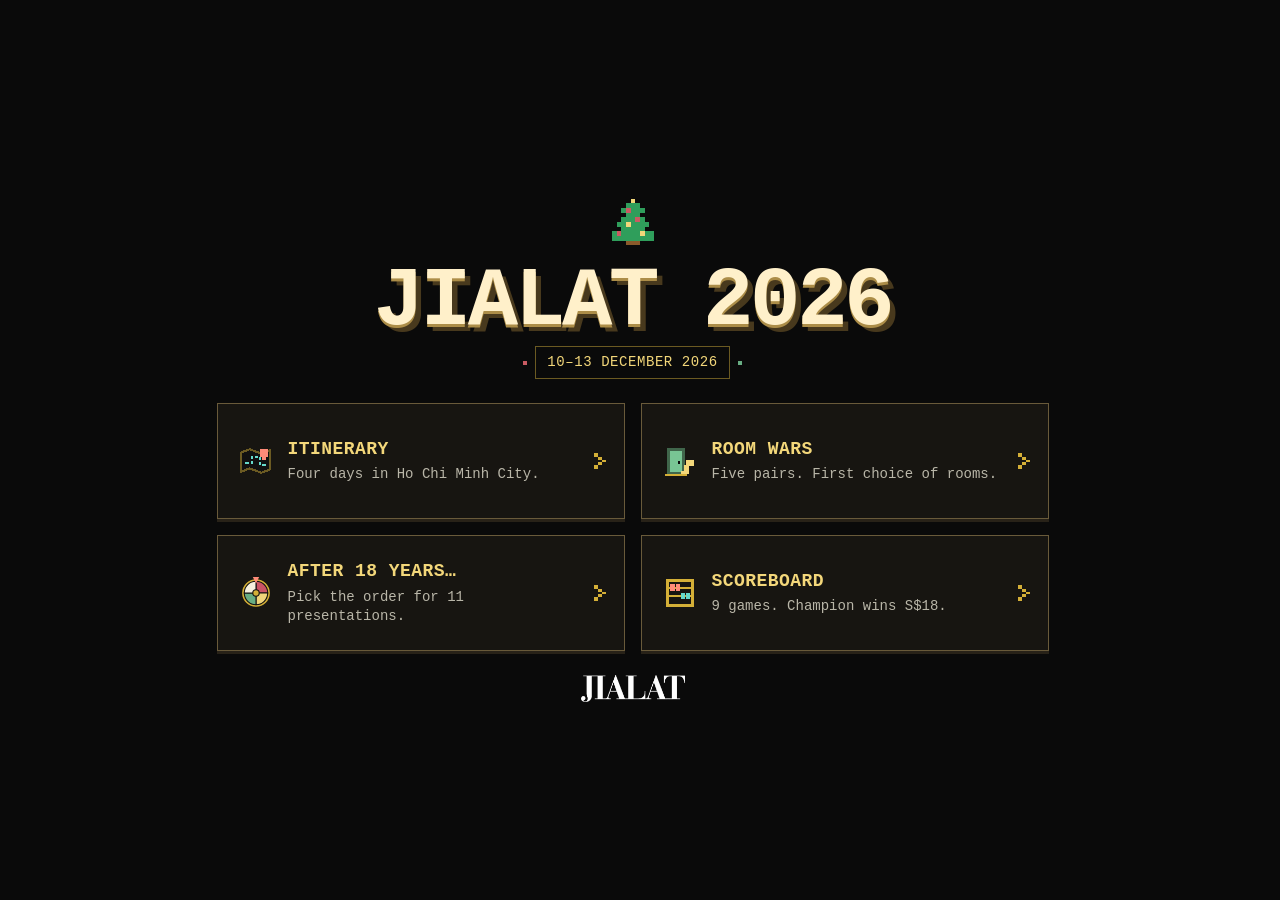
<file: index.html>
<!DOCTYPE html>
<html lang="en">
<head><meta name="jialat-build" content="31">
  <meta charset="utf-8">
  <meta name="robots" content="noindex">
<meta name="viewport" content="width=device-width,initial-scale=1,viewport-fit=cover">
  <meta name="theme-color" content="#0a0a0a">
  <meta name="description" content="JIALAT 2026. Trip itinerary, Room Wars, presentation night and Christmas games.">
  <title>JIALAT 2026</title>
  <link rel="icon" href="assets/favicon.ico?v=brand-1" sizes="16x16 32x32 48x48 64x64">
  <link rel="icon" href="assets/favicon.svg?v=brand-1" type="image/svg+xml" sizes="any">
  <link rel="apple-touch-icon" href="assets/apple-touch-icon.png?v=brand-1" sizes="180x180">
  <meta property="og:type" content="website">
  <meta property="og:site_name" content="JIALAT 2026">
  <meta property="og:title" content="JIALAT 2026">
  <meta property="og:description" content="Trip itinerary and Christmas activities, 10–13 December 2026.">
  <meta property="og:url" content="https://lucaspeh.github.io/jialat/">
  <meta property="og:image" content="https://lucaspeh.github.io/jialat/assets/jialat-share.png?v=brand-1">
  <meta property="og:image:width" content="1200">
  <meta property="og:image:height" content="630">
  <meta property="og:image:alt" content="JIALAT logo with the gold trophy.">
  <meta name="twitter:card" content="summary_large_image">
  <style>
:root  {
  color-scheme: dark;
  --background: #0a0a0a;
  --card-background: #171511;
  --card-hover: #28210e;
  --gold: #d4af37;
  --gold-light: #f3d77a;
  --gold-deep: #6b5a22;
  --text: #f2ead3;
  --text-muted: #b9b6a8;
  --focus: #86baff;
}
*  {
  box-sizing: border-box;
}
html  {
  -webkit-text-size-adjust: 100%;
}
body  {
  margin: 0;
  min-height: 100vh;
  min-height: 100svh;
  background: var(--background);
  color: var(--text);
  font: 400 15px/1.5 "Courier New", ui-monospace, monospace;
  letter-spacing: .025em;
}
.menu-shell  {
  width: 100%;
  max-width: 980px;
  min-height: 100vh;
  min-height: 100svh;
  display: flex;
  flex-direction: column;
  margin-inline: auto;
  padding: max(12px, env(safe-area-inset-top, 0px)) max(18px, env(safe-area-inset-right, 0px)) max(12px, env(safe-area-inset-bottom, 0px)) max(18px, env(safe-area-inset-left, 0px));
}
.menu-header  {
  text-align: center;
  margin-bottom: 18px;
}
.christmas-mark  {
  display: block;
  width: 30px;
  height: 34px;
  margin: 0 auto 8px;
  animation: tree-bob 4.8s steps(3, end) infinite;
}
h1  {
  margin: 0;
  color: var(--gold-light);
  font-size: clamp(28px, 4.5vw, 38px);
  line-height: 1.2;
  letter-spacing: .065em;
  text-shadow: 2px 2px 0 var(--gold-deep);
}
.trip-dates  {
  display: inline-block;
  margin: 0;
  padding: 5px 11px;
  border: 1px solid var(--gold-deep);
  color: var(--gold-light);
  font-size:var(--text-secondary);
  letter-spacing: .04em;
}
.menu-grid  {
  display: grid;
  gap: 10px;
  padding: 0;
  margin: 0;
  list-style: none;
}
.menu-grid li  {
  min-width: 0;
}
.destination-card  {
  display: grid;
  grid-template-columns: 40px minmax(0, 1fr) 12px;
  align-items: center;
  gap: 12px;
  height: 100%;
  min-height: 88px;
  padding: 10px 12px;
  border: 1px solid #695a3a;
  background: var(--card-background);
  box-shadow: 0 3px #282218;
  color: var(--text);
  text-decoration: none;
  touch-action: manipulation;
  -webkit-tap-highlight-color: transparent;
  transition: background-color 120ms ease, transform 120ms ease, box-shadow 120ms ease;
}
.card-icon  {
  display: grid;
  place-items: center;
  width: 40px;
  height: 40px;
}
.card-icon svg  {
  width: 32px;
  height: 32px;
  overflow: visible;
}
.card-copy  {
  min-width: 0;
  min-height: 0;
}
.destination-title  {
  margin: 0 0 4px;
  color: var(--gold-light);
  font-size:calc(17 * var(--font-unit));
  font-weight: 700;
  line-height: 1.35;
  letter-spacing: .025em;
  text-transform: uppercase;
  overflow-wrap: anywhere;
}
.destination-description  {
  margin: 0;
  color: var(--text-muted);
  font-size:calc(14 * var(--font-unit));
  font-weight: 400;
  line-height: 1.4;
  letter-spacing: 0;
}
.card-arrow  {
  width: 12px;
  height: 18px;
  color: var(--gold);
}
.destination-card:is(:active, :focus-visible) { border-color: var(--gold); background: var(--card-hover); }
.destination-card:focus-visible  {
  outline: 3px solid var(--focus);
  outline-offset: 6px;
}
.destination-card:active  {
  transform: translate(3px, 3px);
  box-shadow: 1px 1px 0 var(--gold-deep);
}
.route-dots  {
  animation: route-flow 4s linear infinite;
}
.route-pin  {
  animation: pin-bob 4s steps(3, end) infinite;
}
.door-panel  {
  transform-origin: 6px 14px;
  animation: door-open 6.3s steps(4, end) infinite;
}
.door-key  {
  animation: key-bob 6.3s steps(3, end) infinite;
}
.wheel-turn  {
  transform-origin: 15px 15px;
  animation: wheel-turn 7.5s ease-in-out infinite;
}
.bead-first  {
  animation: bead-right 6.9s steps(3, end) infinite;
}
.bead-second  {
  animation: bead-left 6.9s steps(3, end) infinite;
}
@keyframes tree-bob  {
  40%, 60%  {
    transform: translateY(-4px);
  }
}
@keyframes route-flow  {
  to  {
    stroke-dashoffset: -20;
  }
}
@keyframes pin-bob  {
  50%  {
    transform: translateY(-1px);
  }
}
@keyframes door-open  {
  0%, 20%, 70%, 100%  {
    transform: none;
  }
  35%, 55%  {
    transform: scaleX(.55);
  }
}
@keyframes key-bob  {
  0%, 20%, 70%, 100%  {
    transform: none;
  }
  35%, 55%  {
    transform: translateY(-2px);
  }
}
@keyframes wheel-turn  {
  0%, 18%  {
    transform: rotate(0);
  }
  55%, 100%  {
    transform: rotate(360deg);
  }
}
@keyframes bead-right  {
  0%, 15%, 80%, 100%  {
    transform: none;
  }
  35%, 60%  {
    transform: translateX(7px);
  }
}
@keyframes bead-left  {
  0%, 15%, 80%, 100%  {
    transform: none;
  }
  35%, 60%  {
    transform: translateX(-7px);
  }
}
@media (min-width: 760px)  {
  .menu-shell  {
    padding-top: calc(48px + env(safe-area-inset-top, 0px));
  }
  .menu-header  {
    margin-bottom: 38px;
  }
  .menu-grid  {
    grid-template-columns: repeat(2, minmax(0, 1fr));
    gap: 24px;
  }
  .destination-card  {
    min-height: 148px;
    gap: 16px;
    padding: 24px 22px;
  }
}
@media (max-width: 759px) and (max-height: 700px) {
  .christmas-mark { width: 24px; height: 27px; margin-bottom: 4px; }
  .menu-header { margin-bottom: 12px; }
  h1 { font-size:calc(28 * var(--font-unit)); }
  .trip-dates { padding: 3px 9px; }
  .menu-grid { gap: 8px; }
  .destination-card { padding: 8px 10px; gap: 10px; grid-template-columns: 34px minmax(0, 1fr) 10px; }
  .card-icon { width: 34px; height: 34px; }
  .destination-title { font-size:calc(16 * var(--font-unit)); }
  .brand-signature { padding-top: 12px; }
}
@media (max-width: 759px) and (max-height: 600px) {
  .christmas-mark { width:20px; height:23px; }
  .menu-header { margin-bottom:8px; }
  .trip-dates { padding:2px 9px; }
  .menu-grid { gap:6px; }
  .destination-card { min-height:84px; padding-block:7px; }
  .brand-signature { padding-top:8px; }
}
@media (min-width: 760px) and (max-height: 500px) {
  .menu-shell { padding-top:max(10px,env(safe-area-inset-top,0px)); padding-bottom:max(10px,env(safe-area-inset-bottom,0px)); }
  .menu-header { margin-bottom:12px; }
  .christmas-mark { width:20px; height:23px; margin-bottom:4px; }
  h1 { font-size:calc(28 * var(--font-unit)); }
  .trip-dates { padding:2px 9px; }
  .menu-grid { gap:12px; }
  .destination-card { min-height:88px; padding:8px 12px; gap:12px; }
  .destination-title { font-size:calc(16 * var(--font-unit)); }
  .brand-signature { padding-top:8px; }
}
@media (hover: hover) and (pointer: fine)  {
  .destination-card:hover  {
    background: var(--card-hover);
    transform: translate(-1px, -1px);
    border-color: var(--gold);
    box-shadow: 0 3px #514321;
  }
  .destination-card:active  {
    transform: translate(3px, 3px);
    box-shadow: 1px 1px 0 var(--gold-deep);
  }
}
@media (prefers-reduced-motion: reduce)  {
  *, *::before, *::after  {
    animation: none !important;
    transition: none !important;
  }
  .destination-card:hover  {
    transform: none;
  }
}
/* A quiet signature below the four destinations. */
.brand-signature  {
  display: flex;
  justify-content: center;
  margin-top: auto;
  padding-top: 16px;
  line-height: 0;
}
.brand-signature img  {
  display: block;
  width: 88px;
  max-width: 100%;
  height: auto;
}
</style>
<link rel="stylesheet" href="assets/layout.css?v=26">
<link rel="stylesheet" href="assets/festive.css?v=26">
<link rel="stylesheet" href="assets/motion.css?v=4.1">
</head>
<body data-page="menu">
  <div class="seasonal-snow" aria-hidden="true"><i></i><i></i><i></i><i></i><i></i><i></i><i></i><i></i><i></i><i></i><i></i><i></i><i></i><i></i><i></i><i></i><i></i><i></i></div>
  <main class="menu-shell">
    <header class="menu-header seasonal-art">
      <svg class="christmas-mark" viewBox="0 0 9 10" width="54" height="60" shape-rendering="crispEdges" aria-hidden="true" fill="#f3d77a"><path d="M4 0h1v1H4zM3 1h3v1H3zM2 2h5v1H2zM3 3h3v1H3zM2 4h5v1H2zM1 5h7v1H1zM2 6h5v1H2zM0 7h9v1H0zM0 8h9v1H0z" fill="#2f9e5b"/><path d="M4 0h1v1H4zM3 5h1v1H3zM6 7h1v1H6z"/><path d="M3 2h1v1H3zM5 4h1v1H5zM1 7h1v1H1z" fill="#c95b62"/><path d="M3 9h3v1H3z" fill="#8a5a2b"/></svg>
      <h1>JIALAT 2026</h1>
      <p class="trip-dates">10–13 DECEMBER 2026</p>
    </header>
    <nav aria-label="Trip guide and activities">
      <ul class="menu-grid">
        <li>
          <a class="destination-card" href="itinerary/?v=31">
            <span class="card-icon"><svg viewBox="0 0 30 26" shape-rendering="crispEdges" aria-hidden="true"><path d="M1 5l8-3 11 4 8-3v18l-8 3-11-4-8 3z" fill="#111" stroke="#6b5a22" stroke-width="2"/><path class="route-dots" d="M5 15h6V9h8v8h5" fill="none" stroke="#65d9cb" stroke-width="2" stroke-dasharray="3 2"/><path class="route-pin" d="M19 2h7v7h-2v3h-3V9h-2z" fill="#ff8b78"/></svg></span>
            <div class="card-copy"><h2 class="destination-title">Itinerary</h2><p class="destination-description">Four days in Ho Chi Minh City.</p></div>
            <svg class="card-arrow" viewBox="0 0 12 18" fill="currentColor" aria-hidden="true"><path d="M0 1h4v4h4v3h4v2H8v3H4v4H0v-4h4v-3h4V8H4V5H0z"/></svg>
          </a>
        </li>
        <li>
          <a class="destination-card" href="roomwars/?v=31">
            <span class="card-icon"><svg viewBox="0 0 30 28" shape-rendering="crispEdges" aria-hidden="true"><path d="M3 2h17v24H3z" fill="#40664b"/><g class="door-panel"><path d="M6 5h11v19H6z" fill="#78c594"/><path d="M13 14h2v3h-2z" fill="#0a0a0a"/></g><g class="door-key" fill="#f3d77a"><path d="M21 13h7v6h-7zM19 18h4v8h-4zM16 23h5v3h-5z"/></g><path d="M1 26h21v2H1z" fill="#d4af37"/></svg></span>
            <div class="card-copy"><h2 class="destination-title">Room Wars</h2><p class="destination-description">Five pairs. First choice of rooms.</p></div>
            <svg class="card-arrow" viewBox="0 0 12 18" fill="currentColor" aria-hidden="true"><path d="M0 1h4v4h4v3h4v2H8v3H4v4H0v-4h4v-3h4V8H4V5H0z"/></svg>
          </a>
        </li>
        <li>
          <a class="destination-card" href="after18years/?v=31">
            <span class="card-icon"><svg viewBox="0 0 30 30" aria-hidden="true"><g class="wheel-turn"><circle cx="15" cy="15" r="12" fill="#111" stroke="#d4af37" stroke-width="2"/><g stroke="#111" stroke-width="1"><path d="M15 15V4A11 11 0 0 1 26 15Z" fill="#ca5364"/><path d="M15 15H26A11 11 0 0 1 15 26Z" fill="#f0d47a"/><path d="M15 15V26A11 11 0 0 1 4 15Z" fill="#68ad83"/><path d="M15 15H4A11 11 0 0 1 15 4Z" fill="#f6f0de"/></g><circle cx="15" cy="15" r="3" fill="#d4af37" stroke="#111" stroke-width="1"/></g><path d="M12 0h6l-3 6z" fill="#ff8b78"/></svg></span>
            <div class="card-copy"><h2 class="destination-title">AFTER 18 YEARS…</h2><p class="destination-description">Pick the order for 11 presentations.</p></div>
            <svg class="card-arrow" viewBox="0 0 12 18" fill="currentColor" aria-hidden="true"><path d="M0 1h4v4h4v3h4v2H8v3H4v4H0v-4h4v-3h4V8H4V5H0z"/></svg>
          </a>
        </li>
        <li>
          <a class="destination-card" href="scoreboard/?v=31">
            <span class="card-icon"><svg viewBox="0 0 30 28" shape-rendering="crispEdges" aria-hidden="true"><path d="M2 1h26v3H2zM2 24h26v3H2zM2 4h3v20H2zM25 4h3v20h-3zM5 8h20v2H5zM5 16h20v2H5z" fill="#d4af37"/><g class="bead-first" fill="#ff8b78"><path d="M6 6h4v6H6zM11 6h4v6h-4z"/></g><g class="bead-second" fill="#65d9cb"><path d="M16 14h4v6h-4zM21 14h3v6h-3z"/></g></svg></span>
            <div class="card-copy"><h2 class="destination-title">Scoreboard</h2><p class="destination-description">9 games. Champion wins S$18.</p></div>
            <svg class="card-arrow" viewBox="0 0 12 18" fill="currentColor" aria-hidden="true"><path d="M0 1h4v4h4v3h4v2H8v3H4v4H0v-4h4v-3h4V8H4V5H0z"/></svg>
          </a>
        </li>
      </ul>
    </nav>
    <footer class="brand-signature"><img src="assets/jialat-wordmark.png?v=brand-1" alt="JIALAT" width="800" height="208" decoding="async"></footer>


    
  </main>
<script src="assets/motion.js?v=4.1"></script>
</body>
</html>
</file>
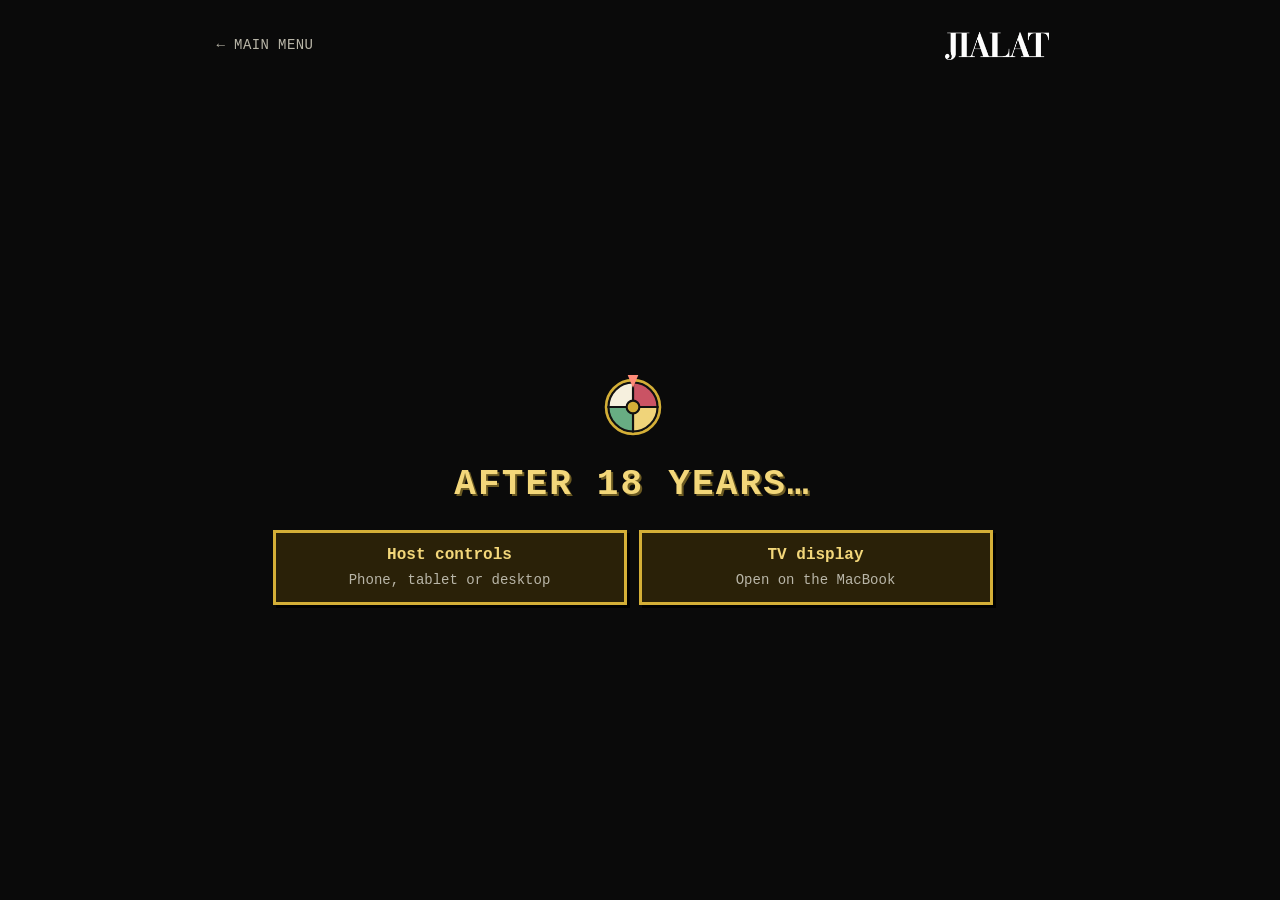
<file: after18years/index.html>
<!DOCTYPE html>
<html lang="en"><head><meta name="jialat-build" content="31"><meta charset="utf-8"><meta name="robots" content="noindex">
<meta name="viewport" content="width=device-width,initial-scale=1,viewport-fit=cover">
<meta name="theme-color" content="#0a0a0a"><meta name="description" content="Draw the presentation order on the shared wheel."><title>AFTER 18 YEARS…</title>

<!-- JIALAT identity and share preview. -->
<link rel="icon" href="../assets/favicon.ico?v=brand-1" sizes="16x16 32x32 48x48 64x64">
<link rel="icon" href="../assets/favicon.svg?v=brand-1" type="image/svg+xml" sizes="any">
<link rel="apple-touch-icon" href="../assets/apple-touch-icon.png?v=brand-1" sizes="180x180">
<meta property="og:type" content="website">
<meta property="og:site_name" content="JIALAT 2026">
<meta property="og:title" content="JIALAT 2026 · AFTER 18 YEARS…">
<meta property="og:description" content="Draw the presentation order from the host screen and follow along on TV.">
<meta property="og:url" content="https://lucaspeh.github.io/jialat/after18years/">
<meta property="og:image" content="https://lucaspeh.github.io/jialat/assets/jialat-share.png?v=brand-1">
<meta property="og:image:width" content="1200">
<meta property="og:image:height" content="630">
<meta property="og:image:alt" content="JIALAT logo with the gold trophy.">
<meta name="twitter:card" content="summary_large_image">
<style>
:root {
  --page-gutter:24px;
  --bg:#0a0a0a;
  --card:#111;
  --gold:#d4af37;
  --light:#f3d77a;
  --edge:#6b5a22;
  --text:#f2ead3;
  --muted:#b9b6a8;
  --teal:#65d9cb;
  --coral:#ff8b78;
  color-scheme:dark
}
* {
  box-sizing:border-box
}
body {
  margin:0;
  background:var(--bg);
  color:var(--text);
  font:700 15px/1.45 "Courier New",ui-monospace,monospace;
  letter-spacing:.035em;
  min-height:100vh;
  min-height:100svh
}
button,input {
  font:inherit;
  border-radius:0
}
button,a {
  -webkit-tap-highlight-color:transparent;
  touch-action:manipulation
}
button {
  cursor:pointer
}
a {
  color:var(--light)
}
button:focus-visible,a:focus-visible,input:focus-visible,summary:focus-visible {
  outline:3px solid var(--teal);
  outline-offset:4px
}
button:disabled {
  opacity:.45;
  cursor:default
}
button:active:not(:disabled) {
  transform:translate(2px,2px)
}
[hidden] {
  display:none!important
}
.shell {
  max-width:1300px;
  margin:auto;
  padding:calc(14px + env(safe-area-inset-top,0px)) max(var(--page-gutter),env(safe-area-inset-right,0px)) calc(28px + env(safe-area-inset-bottom,0px)) max(var(--page-gutter),env(safe-area-inset-left,0px))
}
.topbar {
  display:flex;
  align-items:center;
  justify-content:space-between;
  gap:15px;
  font-size:var(--text-secondary);
  color:var(--muted)
}
.topbar a {
  min-height:44px;
  display:inline-flex;
  align-items:center;
  text-decoration:none
}
.mode {
  border:1px solid var(--edge);
  padding:3px 7px;
  white-space:nowrap
}
.masthead {
  text-align:center;
  margin:9px 0 15px
}
.eyebrow {
  color:var(--muted);
  font-size:var(--text-secondary);
  letter-spacing:.15em;
  text-transform:uppercase;
  margin:0 0 5px
}
.masthead h1 {
  color:var(--light);
  font-size:clamp(25px,4vw,44px);
  letter-spacing:.06em;
  line-height:1.15;
  margin:0;
  text-shadow:2px 2px 0 var(--edge)
}
.masthead p {
  margin:8px 0 0;
  color:var(--muted);
  font-weight:400;
  font-size:calc(14 * var(--font-unit))
}
.sync {
  display:flex;
  justify-content:center;
  align-items:center;
  gap:8px;
  min-height:26px;
  color:var(--muted);
  font-size:calc(14 * var(--font-unit));
  text-align:center;
  margin:7px 0 12px;
  font-weight:400
}
.sync::before {
  content:"";
  width:7px;
  height:7px;
  background:var(--gold);
  flex:none
}
.sync.ok::before {
  background:var(--teal)
}
.sync.error {
  color:var(--coral)
}
.sync.error::before {
  background:var(--coral)
}
.button {
  display:inline-flex;
  align-items:center;
  justify-content:center;
  min-height:48px;
  padding:12px 16px;
  border:3px solid var(--edge);
  color:var(--text);
  background:#161616;
  box-shadow:3px 3px 0 #000;
  text-transform:uppercase;
  letter-spacing:.04em;
  text-decoration:none
}
.button.primary {
  border-color:var(--gold);
  background:#2a2108;
  color:var(--light)
}
.button.small {
  font-size:var(--text-secondary);
  min-height:44px;
  padding:9px 12px
}
.landing {
  max-width:500px;
  text-align:center;
  margin:clamp(12px,3vh,30px) auto 0
}
.landing-mark {
  width:80px;
  height:80px;
  margin:0 auto 14px
}
.landing-mark svg {
  width:100%;
  height:100%
}
.icon-disc {
  transform-origin:30px 30px;
  animation:icon-turn 7s ease-in-out infinite
}
@keyframes icon-turn {
  0%,15% {
    transform:none
  }
  60%,100% {
    transform:rotate(360deg)
  }
}
.landing .masthead h1 {
  font-size:calc(30 * var(--font-unit))
}
.landing .button {
  width:100%;
  margin-top:12px
}
.landing .intro-text {
  font-size:calc(14 * var(--font-unit));
  color:var(--muted);
  font-weight:400;
  margin:12px 0 16px
}
.join-card {
  border:2px solid var(--edge);
  background:var(--card);
  padding:16px;
  text-align:left;
  margin-top:24px
}
.join-card label {
  display:block;
  color:var(--light);
  font-size:var(--text-secondary);
  margin-bottom:10px
}
.join-card input,.pair-link,.manual-copy {
  width:100%;
  background:#080808;
  border:2px solid var(--edge);
  color:var(--text);
  padding:12px;
  font:inherit;
  font-size:calc(16 * var(--font-unit));
  min-height:48px
}
.join-card input {
  text-transform:uppercase;
  letter-spacing:.18em
}
.join-error {
  color:var(--coral);
  font-size:var(--text-secondary);
  font-weight:400;
  min-height:18px;
  margin:10px 0 0
}
.pairing {
  max-width:740px;
  margin:0 auto 14px;
  border:2px solid var(--edge);
  background:var(--card);
  padding:10px 13px;
  font-size:calc(14 * var(--font-unit))
}
.pairing summary {
  cursor:pointer;
  min-height:48px;
  line-height:24px;
  padding:12px 0;
  color:var(--light)
}
.pairing p {
  font-weight:400;
  color:var(--muted);
  line-height:1.6;
  font-size:calc(14 * var(--font-unit));
  margin:8px 0
}
.room-code {
  color:var(--light);
  letter-spacing:.15em;
  white-space:nowrap
}
.pairing .room-code {
  display:block;
  font-size:calc(24 * var(--font-unit));
  margin:6px 0
}
.pair-link {
  font-size:calc(16 * var(--font-unit));
  letter-spacing:0;
  min-height:44px
}
.pair-actions {
  display:flex;
  gap:9px;
  flex-wrap:wrap;
  margin-top:10px
}
.copy-note {
  color:var(--teal)!important;
  min-height:18px
}
.stage {
  display:grid;
  grid-template-columns:minmax(0,1fr) 280px;
  gap:42px;
  max-width:1080px;
  margin:0 auto;
  align-items:center
}
.wheel-area {
  min-width:0;
  text-align:center
}
.wheel-wrap {
  position:relative;
  width:min(100%,60vh);
  margin:0 auto;
  aspect-ratio:1;
  filter:drop-shadow(7px 7px 0 #000)
}
.wheel-svg {
  width:100%;
  height:100%;
  display:block;
  overflow:visible
}
.wheel-pointer {
  position:absolute;
  left:calc(50% - 16px);
  top:-5px;
  width:32px;
  height:45px;
  filter:drop-shadow(2px 3px 0 #000);
  z-index:2
}
.result {
  min-height:116px;
  text-align:center;
  margin:16px 0 9px
}
.result h2 {
  font-size:clamp(30px,5.4vw,54px);
  color:#fff;
  margin:4px 0;
  line-height:1.15;
  overflow-wrap:anywhere;
  text-shadow:3px 3px 0 #000
}
.result p {
  color:var(--muted);
  font-size:calc(14 * var(--font-unit));
  margin:8px 0 0;
  font-weight:400
}
.result .eyebrow {
  color:var(--light);
  font-weight:700;
  font-size:var(--text-secondary);
  margin:0
}
.result .last-name {
  color:var(--teal);
  font-weight:700
}
.host-controls {
  max-width:560px;
  margin:0 auto 14px;
  text-align:center
}
.spin-button {
  width:100%;
  min-height:76px;
  font-size:calc(18 * var(--font-unit));
  border-color:var(--gold);
  background:#2a2108;
  color:var(--light)
}
.host-hint {
  color:var(--muted);
  font-weight:400;
  font-size:calc(14 * var(--font-unit));
  line-height:1.5;
  min-height:18px;
  margin:10px 0 0
}
.order-panel {
  border:3px solid var(--edge);
  background:var(--card);
  box-shadow:5px 5px 0 #000,5px 5px 0 1px #3c321a;
  padding:16px;
  align-self:center
}
.order-panel h2 {
  font-size:var(--text-secondary);
  color:var(--light);
  margin:0 0 3px;
  letter-spacing:.06em
}
.order-count {
  font-weight:400;
  color:var(--muted);
  font-size:var(--text-secondary);
  margin:0 0 13px
}
.order-list {
  list-style:none;
  margin:0;
  padding:0;
  counter-reset:picks
}
.order-list li {
  display:flex;
  align-items:center;
  gap:12px;
  border-top:1px solid #2e291d;
  min-height:36px;
  font-size:calc(16 * var(--font-unit));
  padding:5px 0;
  counter-increment:picks
}
.order-list li::before {
  content:counter(picks,decimal-leading-zero);
  font-size:var(--text-secondary);
  min-width:20px;
  color:var(--gold)
}
.order-list .waiting {
  color:#9b978b
}
.order-list .waiting::before {
  color:#9b978b
}
.order-list .latest {
  color:var(--light)
}
.order-list .last {
  color:var(--teal)
}
.options {
  font-size:var(--text-secondary);
  color:var(--muted);
  margin-top:18px;
  border-top:1px solid #383021;
  padding-top:12px
}
.options summary {
  cursor:pointer;
  min-height:48px;
  line-height:24px;
  padding:12px 0
}
.options p {
  font-weight:400;
  font-size:calc(14 * var(--font-unit));
  line-height:1.6;
  margin:5px 0 10px
}
.options .button {
  width:100%
}
.footer {
  text-align:center;
  color:var(--muted);
  font-size:var(--text-secondary);
  margin:24px 0 0;
  font-weight:400
}
.manual-copy {
  margin-top:8px;
  font-size:calc(16 * var(--font-unit))
}
.storage-warning {
  border:1px solid var(--coral);
  color:var(--coral);
  font-weight:400;
  font-size:var(--text-secondary);
  padding:10px;
  max-width:740px;
  margin:0 auto 12px
}
.tv .pairing,.tv .host-controls,.tv .options {
  display:none
}
.tv .shell {
  max-width:1600px
}
.tv .stage {
  max-width:1400px;
  grid-template-columns:minmax(0,1fr) minmax(240px,25%);
  gap:4vw
}
.tv .wheel-wrap {
  width:min(60vh,64vw,calc(100vh - 370px))
}
.tv .masthead {
  margin:0 0 9px
}
.tv .masthead h1 {
  font-size:clamp(28px,4.6vh,58px)
}
.tv .result h2 {
  font-size:clamp(34px,5.7vh,70px)
}
.tv .result {
  min-height:115px;
  margin-top:12px
}
.tv .order-list li {
  font-size:clamp(15px,2.4vh,29px);
  min-height:3.6vh
}
.tv .order-panel h2 {
  font-size:clamp(14px,1.8vh,24px)
}
.tv .order-count {
  font-size:clamp(14px,1.5vh,20px)
}
.tv .footer {
  display:none
}
.tv .topbar {
  font-size:clamp(14px,1.4vh,16px)
}
.tv .sync {
  margin-bottom:8px
}
@media(max-width:760px) {
  .shell {
    max-width:600px;
  }
  .stage {
    grid-template-columns:1fr;
    gap:17px
  }
  .wheel-wrap {
    width:min(100%,48vh)
  }
  .masthead {
    margin-top:12px
  }
  .masthead h1 {
    font-size:calc(27 * var(--font-unit))
  }
  .host-controls {
    margin-bottom:13px
  }
  .order-panel {
    max-width:500px;
    width:100%;
    margin:auto
  }
  .result {
    min-height:100px;
    margin-top:14px
  }
  .result h2 {
    font-size:calc(32 * var(--font-unit))
  }
  .pairing {
    margin-bottom:20px
  }
  .landing {
    margin-top:12px
  }
  .landing-mark {
    width:72px;
    height:72px
  }
  .tv .stage {
    grid-template-columns:1fr;
    gap:18px
  }
  .tv .wheel-wrap {
    width:min(80vw,53vh)
  }
  .tv .order-panel {
    max-width:500px
  }
  .tv .order-list li {
    font-size:16px;
    min-height:34px
  }
  .tv .result h2 {
    font-size:36px
  }
  .tv .result {
    min-height:96px
  }
  .spin-button {
    min-height:76px;
    font-size:calc(17 * var(--font-unit))
  }
  .topbar {
    font-size:var(--text-secondary)
  }
  .footer {
    line-height:1.6
  }
  .host .wheel-wrap {
    width:min(100%,41vh)
  }
}
.host .shell {
  padding-bottom:var(--host-controls-clearance,calc(180px + env(safe-area-inset-bottom,0px)))
}
.host .host-controls {
  position:fixed;
  bottom:0;
  left:0;
  right:0;
  z-index:8;
  max-width:600px;
  margin:0 auto;
  padding:12px max(17px,env(safe-area-inset-right,0px)) calc(10px + env(safe-area-inset-bottom,0px)) max(17px,env(safe-area-inset-left,0px));
  background:linear-gradient(transparent,#0a0a0a 10px);
  border-top:1px solid #383021
}
.host .host-hint {
  margin-top:8px
}
.host .host-controls .button {
  box-shadow:3px 3px 0 #000
}
@media(max-width:760px) {
  .host .wheel-wrap {
    width:min(100%,34vh)
  }
}
@media(max-width:359px) {
  .shell {
  }
  .masthead h1 {
    font-size:calc(24 * var(--font-unit))
  }
  .landing .masthead h1 {
    font-size:calc(25 * var(--font-unit))
  }
  .room-code {
    font-size:var(--text-secondary)
  }
  .pairing {
    padding:9px
  }
  .spin-button {
    font-size:calc(15 * var(--font-unit))
  }
}
@media(max-height:740px) and (min-width:900px) {
  .tv .shell {
    padding-top:8px
  }
  .tv .topbar a {
    min-height:30px
  }
  .tv .masthead h1 {
    font-size:30px
  }
  .tv .masthead .eyebrow {
    font-size:14px
  }
  .tv .wheel-wrap {
    width:59vh
  }
  .tv .result {
    min-height:85px;
    margin-top:6px
  }
  .tv .result h2 {
    font-size:38px
  }
  .tv .order-list li {
    min-height:29px;
    font-size:16px
  }
  .tv .sync {
    min-height:20px;
    font-size:14px
  }
}
.result {
  min-height:142px
}
.result.has-winner h2 {
  font-size:clamp(35px,6.4vw,66px);
  color:#fff5d8;
  text-shadow:3px 3px 0 #000,0 0 22px #f3d77a26;
  transform-origin:center
}
.tv .result {
  min-height:160px
}
.tv .result.has-winner h2 {
  font-size:clamp(48px,7.6vh,82px)
}
.tv .wheel-wrap {
  width:min(58vh,64vw,calc(100vh - 420px))
}
@media(max-width:760px) {
  .result,.tv .result {
    min-height:135px
  }
  .result.has-winner h2,.tv .result.has-winner h2 {
    font-size:clamp(36px,10vw,44px)
  }
  .host .wheel-wrap {
    width:min(100%,31vh)
  }
  .tv .wheel-wrap {
    width:min(80vw,47vh)
  }
}
@media(max-height:740px) and (min-width:900px) {
  .tv .wheel-wrap {
    width:min(50vh,calc(100vh - 350px))
  }
  .tv .result {
    min-height:140px
  }
  .tv .result.has-winner h2 {
    font-size:clamp(40px,7vh,56px)
  }
}
/* Keep the complete draw visible on short landscape TV displays. */
@media(max-height:740px) and (min-width:900px) {
  .tv .shell {
    height:100vh;
    padding:8px 24px 52px;
    display:flex;
    flex-direction:column
  }
  .tv .topbar {
    flex:none
  }
  .tv .masthead {
    flex:none;
    margin:4px 0
  }
  .tv .masthead h1 {
    font-size:30px
  }
  .tv .masthead .eyebrow {
    margin:0 0 3px
  }
  .tv .masthead>p:last-child {
    display:none
  }
  .tv .sync {
    flex:none;
    min-height:18px;
    margin:4px 0 8px
  }
  .tv .stage {
    flex:1;
    min-height:0;
    width:100%;
    gap:3vw
  }
  .tv .wheel-wrap {
    width:min(49vh,calc(100vh - 280px))
  }
  .tv .result {
    min-height:112px;
    margin:6px 0 9px
  }
  .tv .result.has-winner h2 {
    font-size:clamp(40px,7vh,56px)
  }
  .tv .order-panel {
    padding:10px
  }
  .tv .order-count {
    margin-bottom:6px
  }
  .tv .order-list li {
    height:calc((100vh - 261px)/11);
    min-height:0;
    padding:2px 0;
    font-size:clamp(14px,2.6vh,22px);
    line-height:1.15
  }
}
@media(prefers-reduced-motion:reduce) {
  *,*::before,*::after {
    animation:none!important;
    transition:none!important
  }
}
.tv .topbar {
  gap:8px;
  flex-wrap:wrap
}
.tv-sound {
  min-height:44px!important;
  padding:6px 10px!important;
  font-size:clamp(14px,1.4vh,16px)!important;
  white-space:nowrap
}
.tv-sound[aria-pressed="true"] {
  color:var(--teal);
  border-color:var(--teal)
}
.relay-details {
  margin-top:18px;
  padding:10px 12px;
  border:1px solid #6b5a22;
  background:#111;
  color:#b9b6a8;
  text-align:left
}
.relay-details summary {
  min-height:44px;
  display:list-item;
  list-style-position:inside;
  padding:12px 0;
  cursor:pointer;
  color:#f3d77a;
  font-size:var(--text-secondary)
}
.relay-details p {
  white-space:pre-line;
  font-size:var(--text-secondary);
  line-height:1.6;
  font-weight:400;
  margin:8px 0
}
.relay-actions {
  display:flex;
  flex-wrap:wrap;
  gap:8px
}
.relay-actions button {
  min-height:44px;
  padding:9px 11px;
  font-size:var(--text-secondary);
  letter-spacing:0;
  box-shadow:none;
  margin:0;
  flex:1 1 150px;
  border:2px solid #6b5a22;
  background:#161616;
  color:#f2ead3
}
.relay-details textarea {
  display:block;
  width:100%;
  min-height:130px;
  margin-top:10px;
  font:16px/1.4 "Courier New",ui-monospace,monospace;
  color:#f2ead3;
  background:#080808;
  border:2px solid #6b5a22
}
/* Navigation, safe areas and keyboard focus. */
html  {
  -webkit-text-size-adjust: 100%;
  color-scheme: dark;
}
a[href="../"]  {
  display: inline-flex;
  align-items: center;
  min-height: 44px;
  color: #b9b6a8;
  font-size:var(--text-secondary);
  line-height: 1.4;
  text-decoration: none;
  touch-action: manipulation;
  -webkit-tap-highlight-color: transparent;
}
a[href="../"]:focus-visible  {
  outline: 3px solid #86baff;
  outline-offset: 4px;
}
a[href="../"]:active  {
  color: #f3d77a;
}
@media (max-width: 760px)  {
  :root  {
    --page-gutter: 17px;
  }
}
@media (max-width: 359px)  {
  :root  {
    --page-gutter: 12px;
  }
}
@media (max-width: 760px)  {
  input, select, textarea  {
    font-size:calc(16 * var(--font-unit));
  }
}
/* Original group artwork, kept separate from the game controls. */
.brand-signature  {
  display: flex;
  justify-content: center;
  margin: 26px 0 8px;
  line-height: 0;
}
.brand-signature img  {
  display: block;
  width: 120px;
  max-width: 100%;
  height: auto;
}
.tv .order-list li::before {
  font-size:clamp(14px,1.7vh,20px);
  min-width:1.8em
}

/* Event navigation and display controls. */

.topbar{gap:8px}.page-wordmark{display:block;width:100px;max-width:30vw;height:auto;flex:none}
.tv .topbar{justify-content:center}.tv .page-wordmark{position:fixed;right:max(16px,env(safe-area-inset-right,0px));bottom:max(12px,env(safe-area-inset-bottom,0px));width:96px;z-index:5;pointer-events:none}
.display-controls{position:fixed;left:max(16px,env(safe-area-inset-left,0px));bottom:max(12px,env(safe-area-inset-bottom,0px));z-index:8;font-size:clamp(14px,1.4vh,16px);font-weight:400}
.display-controls>summary{display:block;min-width:96px;min-height:44px;padding:10px 14px;border:1px solid var(--edge);background:#111;color:var(--muted);cursor:pointer;list-style:none}.display-controls>summary::-webkit-details-marker{display:none}
.display-controls-panel{position:absolute;bottom:calc(100% + 8px);left:0;width:min(290px,calc(100vw - 32px));padding:12px;border:2px solid var(--edge);background:#111;box-shadow:4px 4px 0 #000}
.display-controls-panel .button{width:100%}.display-controls-panel>a{display:flex;align-items:center;min-height:44px;margin-top:8px;padding-top:8px;border-top:1px solid var(--edge)}

.join-error:empty{display:none}body:not(.host):not(.tv) .shell{padding-bottom:max(16px,env(safe-area-inset-bottom,0px))}
</style><link rel="stylesheet" href="../assets/layout.css?v=26">
<link rel="stylesheet" href="../assets/festive.css?v=26">
<link rel="stylesheet" href="../assets/tv-reveals.css?v=4.1">
<link rel="stylesheet" href="../assets/motion.css?v=4.1">
<link rel="stylesheet" href="../assets/event-title.css?v=2">
<link rel="stylesheet" href="../assets/presentation-cabinet.css?v=1">
<script src="../assets/event-title.js?v=1"></script>
</head><body data-page="presentation"><section class="boot-state" id="site-boot" aria-labelledby="boot-title"><h1 id="boot-title">Opening JIALAT…</h1><p id="boot-message">The game controls are loading. If this page does not finish opening, reload or return to the main menu.</p><div class="boot-actions"><a href="">Reload page</a><a href="../">Main menu</a></div><noscript><p>JavaScript is required for the live games. Enable JavaScript to open the controls.</p></noscript></section><div class="shell" id="app"></div>
<script src="../assets/motion.js?v=4.1"></script>
<script src="../assets/ui.js?v=31"></script>
<script src="../assets/reliability.js?v=31"></script>
<script>
(function(){
'use strict';

// Connection state is shared by the three apps on this browser. No game data is stored here.
var relayFetch=window.JialatUI&&JialatUI.relayFetch?JialatUI.relayFetch:fetch;
var relayMemory={until:0,reason:'Relay busy (429)'},relayQuotaPromise=null,relayDetailsOpen=false;
function relayRead(key){try{return JSON.parse(localStorage.getItem(key)||'null')}catch(e){return null}}
function relayWrite(key,value){try{localStorage.setItem(key,JSON.stringify(value))}catch(e){}}
function relayInfo(){var x=relayRead('jialat-relay-adminforge-hold');if(x&&typeof x.until==='number'&&isFinite(x.until)&&x.until>relayMemory.until)relayMemory=x;return relayMemory}
function relayWait(){return Math.max(0,relayInfo().until-Date.now())}
function relayLocalTime(at){try{return new Date(at).toLocaleString([],{day:'numeric',month:'short',hour:'2-digit',minute:'2-digit'})}catch(e){return new Date(at).toLocaleString()}}
function relayWaitLabel(){var x=relayInfo(),wait=Math.ceil(relayWait()/1000);var label={42901:'Connection busy',42903:'Too many game tabs open',42905:'Daily data limit reached',42908:'Daily message limit reached',42911:'Too many games started'}[x.code]||(/daily/i.test(x.reason||'')?'Daily message limit reached':'Connection busy');return label+(x.resetKnown&&x.code===42908?' · resets '+relayLocalTime(x.until):' · next check in '+wait+'s')}
function relayLater(fn,ms){return setTimeout(fn,Math.min(2147483000,Math.max(0,ms)))}
function relayRetryDelay(failures){return Math.min(60000,5000*Math.pow(2,Math.min(4,Math.max(0,failures-1))))}
function relayWaitingError(){var e=Error('HTTP 429');e.status=429;e.retryAfterMs=relayWait();e.ntfyCode=relayInfo().code||0;return e}
function relayReason(code,detail){return {42901:'Too many requests (42901)',42903:'Too many open game tabs (42903)',42905:'Daily data allowance reached (42905)',42908:'Daily relay allowance reached (42908)',42911:'Too many new games (42911)'}[code]||(/daily/i.test(detail)?'Daily relay allowance reached (429)':'Relay busy (429)')}
function relayQuota(){var q=relayRead('jialat-relay-adminforge-quota');return q&&Number.isFinite(q.limit)&&q.limit>0&&Number.isFinite(q.remaining)&&q.remaining>=0&&Number.isFinite(q.checkedAt)&&Number.isFinite(q.resetAt)?q:null}
function relayUseQuota(q){
 if(q&&q.remaining===0&&q.resetAt>Date.now()&&q.resetAt>relayInfo().until){relayMemory={until:q.resetAt,reason:'Daily relay allowance used up',code:42908,resetKnown:true,source:'quota-status'};relayWrite('jialat-relay-adminforge-hold',relayMemory)}
}
async function relayQuotaCheck(force=false){
 var cached=relayQuota();if(force!==true&&cached&&Date.now()-cached.checkedAt<60000){relayUseQuota(cached);return cached}
 if(relayQuotaPromise)return relayQuotaPromise;
 relayQuotaPromise=(async function(){var c=new AbortController(),timer=setTimeout(function(){c.abort()},8000);try{
  var r=await relayFetch('https://ntfy.adminforge.de/v1/account',{cache:'no-store',credentials:'omit',signal:c.signal});if(!r.ok)return null;
  var x=await r.json(),l=x&&x.limits,s=x&&x.stats;if(!l||!s||l.basis!=='ip'||!Number.isFinite(l.messages)||l.messages<=0||!Number.isFinite(s.messages_remaining)||s.messages_remaining<0||!Number.isFinite(s.reset_at))return null;
  var q={limit:l.messages,remaining:Math.min(l.messages,s.messages_remaining),used:Number.isFinite(s.messages)?s.messages:l.messages-s.messages_remaining,resetAt:s.reset_at*1000,checkedAt:Date.now(),basis:'ip'};
  relayWrite('jialat-relay-adminforge-quota',q);relayUseQuota(q);return q;
 }catch(e){return null}finally{clearTimeout(timer)}})();
 try{return await relayQuotaPromise}finally{relayQuotaPromise=null}
}
async function relayResponseError(response){
 var e=Error('HTTP '+response.status);e.status=response.status;if(response.status!==429)return e;
 var raw=response.headers.get('Retry-After'),seconds=raw!==null&&String(raw).trim()!==''?Number(raw):NaN;
 var delay=isFinite(seconds)?Math.max(0,seconds*1000):Date.parse(raw)-Date.now(),known=Number.isFinite(delay),detail='',code=0;
 try{var body=await response.json();detail=body&&typeof body.error==='string'?body.error:'';code=body&&Number.isSafeInteger(body.code)?body.code:0}catch(ignore){}
 // Some cross-origin services do not expose Retry-After. Their JSON usage response exposes the reset time.
 if(!known&&(code===42908||code===42905||/daily.*message|message.*daily/i.test(detail))){var q=await relayQuotaCheck(true);if(q&&(code===42905||code===42908||q.remaining===0)&&q.resetAt>Date.now()){delay=q.resetAt-Date.now();known=true}}
 if(!known)delay=(code===42908||code===42905)?1800000:30000;
 var at=Date.now(),until=at+Math.max(5000,delay),previous=relayInfo();
 if(until>=previous.until){relayMemory={until:until,reason:relayReason(code,detail),code:code,resetKnown:known,source:'server-response'};relayWrite('jialat-relay-adminforge-hold',relayMemory)}
 relayWrite('jialat-relay-adminforge-diagnostic',{http:429,code:code,reason:relayReason(code,detail),at:at,retryAt:relayInfo().until,retryHeaderVisible:raw!==null,resetKnown:known});
 e.ntfyCode=code;e.retryAfterMs=relayWait();relayPanelUpdate();return e;
}
function relayPanelHTML(){return '<details class="relay-details"'+(relayDetailsOpen?' open':'')+'><summary>CONNECTION STATUS</summary><p id="relay-allowance" role="status">Check this network’s remaining allowance and reset time.</p><div class="relay-actions"><button type="button" id="relay-check">Check allowance</button><button type="button" id="relay-copy">Copy connection details</button></div><p id="relay-traffic"></p><p id="relay-note" role="status"></p></details>'}
function relayPanelUpdate(){
 var box=document.getElementById('relay-allowance');if(!box)return;var q=relayQuota(),d=relayRead('jialat-relay-adminforge-diagnostic'),lines=[];
 if(q){lines.push(q.remaining+' / '+q.limit+' messages left when checked.');lines.push('Resets '+relayLocalTime(q.resetAt)+' (your device time).');lines.push('Checked '+relayLocalTime(q.checkedAt)+'. Devices on the same network may share this allowance.')}
 else lines.push('Allowance not checked yet. Checking does not send a game result.');
 if(relayWait()>0)lines.push(relayWaitLabel());else if(d)lines.push('Last limit: '+d.reason+' · '+relayLocalTime(d.at)+'.');
 var text=lines.join('\n');if(box.textContent!==text)box.textContent=text;
}
function relayPanelBind(){
 var check=document.getElementById('relay-check'),copy=document.getElementById('relay-copy'),panel=document.querySelector('.relay-details');if(!check)return;
 panel.ontoggle=function(){relayDetailsOpen=panel.open};
 check.onclick=async function(){check.disabled=true;var note=document.getElementById('relay-note');if(note)note.textContent='Checking allowance…';var q=await relayQuotaCheck();check.disabled=false;relayPanelUpdate();window.dispatchEvent(new Event('jialat-relay-status'));note=document.getElementById('relay-note');if(note)note.textContent=q?'Allowance checked. It does not reset by refreshing the page.':'Could not check the allowance. Saved game results are kept.';};
 copy.onclick=async function(){var d=relayRead('jialat-relay-adminforge-diagnostic'),q=relayQuota(),text=JSON.stringify({app:document.title,build:window.JialatUI?JialatUI.build:null,relayRevision:window.JialatUI?JialatUI.relayRevision:null,traffic:window.JialatUI?JialatUI.traffic():null,checkedAt:new Date().toISOString(),lastLimit:d||null,allowance:q||null},null,2),note=document.getElementById('relay-note');try{if(!navigator.clipboard||!navigator.clipboard.writeText)throw Error('Clipboard unavailable');await navigator.clipboard.writeText(text);if(note)note.textContent='Connection details copied. No names, room links or results are included.'}catch(e){var old=document.getElementById('relay-manual');if(old)old.remove();var field=document.createElement('textarea');field.id='relay-manual';field.readOnly=true;field.setAttribute('aria-label','Connection details to copy');field.value=text;panel.appendChild(field);field.focus();field.select();if(note)note.textContent='Select and copy the connection details below.'}};
 relayPanelUpdate();if(window.JialatUI&&JialatUI.showTraffic)JialatUI.showTraffic();
}
const NAMES=['Eng Tuck','Desiree','Jasmine','Geraldine','Fion','Harry','Shi Min','Wesley','Candy','Cindy','Ernest'];
const TROPHY_DATA='[data-uri]';
// One shared event, with separate Host and TV roles. The event identity is not a password.
const BASE='https://ntfy.adminforge.de/',PREFIX='jialat18-',NS='j18-v1-',EVENT_ROOM='jialat26',EVENT_OWNER='18ea2026a11f0001';
const app=document.getElementById('app');
const WHEEL_PROTOCOL='26',hostIdentity=window.JialatUI&&/^[a-f0-9]{16}$/.test(JialatUI.deviceId||'')?JialatUI.deviceId:uid();
let hostTab=null,localHostBlocked=false,remoteHostBlocked=false,takeoverRequested=false,controllerHost='',tvPermit=null,revisionFloor=0;
function hostLocked(){if(hostTab&&!hostTab.active)localHostBlocked=true;return blocked||localHostBlocked||remoteHostBlocked}
let mode='',room='',owner='',S=null,pending=null,stream=null,streamOpen=false,pollOK=false,cursor='',polling=false,sending=false;
let retryTimer=0,retryAt=0,sendFailures=0,pollTimer=0,probe=null,peer=null,waitingDisplay='',errorText='',storageOK=true,blocked=false,controlSince=0;
let raf=0,wheelKey='',viewKey='',displayId=uid(),seen=new Set(),helloTimer=0,relayWake=0;
let settledDraw='',landingDraw='';
let helloChallenge=uid(),answeredChallenges=new Set(),ackTimer=0;
let relayOpenedAt=0,tvChallenge='',pairingRetried=false;
let presentationCtx=null,presentationSoundOn=false,soundDraw='',soundEligible=false,soundLastTick=-1,soundTickAt=0;
const presentationVoices=new Set(),soundRevealed=new Set();
const reduced=matchMedia('(prefers-reduced-motion: reduce)');
function $(id){return document.getElementById(id)}
function read(key){try{return JSON.parse(localStorage.getItem(NS+key)||'null')}catch(e){return null}}
function write(key,value){try{localStorage.setItem(NS+key,JSON.stringify(value))}catch(e){storageOK=false}}
function randomIndex(n){let a=new Uint32Array(1),limit=Math.floor(4294967296/n)*n;do{crypto.getRandomValues(a)}while(a[0]>=limit);return a[0]%n}
function uid(){const a=new Uint8Array(8);crypto.getRandomValues(a);return Array.from(a,n=>n.toString(16).padStart(2,'0')).join('')}
function ordinal(n){return n+(n===1?'st':n===2?'nd':n===3?'rd':'th')}
function esc(s){return String(s).replace(/[&<>"']/g,c=>({'&':'&amp;','<':'&lt;','>':'&gt;','"':'&quot;',"'":'&#39;'}[c]))}
function tvLink(){const u=new URL(location.href);u.search='?v=31';u.hash=room===EVENT_ROOM?'tv':'tv='+room;return u.href}
function finite(n){return typeof n==='number'&&Number.isFinite(n)}
function valid(x){
 if(x&&x.writer!==undefined&&!(/^[a-f0-9]{16}$/).test(x.writer))return false;
 if(x&&x.screen!==undefined&&!['title','draw'].includes(x.screen))return false;
 if(!x||x.v!==1||x.room!==room||!(/^[a-f0-9]{16}$/).test(x.id)||!(/^[a-f0-9]{16}$/).test(x.owner)||!Number.isSafeInteger(x.rev)||x.rev<1||!Array.isArray(x.order)||x.order.length>11)return false;
 if(x.order.some(i=>!Number.isInteger(i)||i<0||i>10)||new Set(x.order).size!==x.order.length)return false;
 if(!x.clocks||typeof x.clocks!=='object'||Array.isArray(x.clocks)||Object.keys(x.clocks).length>8||Object.keys(x.clocks).some(k=>!(/^[a-f0-9]{16}$/).test(k))||Object.values(x.clocks).some(v=>!finite(v)||Math.abs(v)>86400000))return false;
 if(!x.draw)return x.order.length===0;
 const d=x.draw;if(typeof d.id!=='string'||!Number.isInteger(d.position)||d.position<1||d.position>11||!Array.isArray(d.players)||d.players.length!==12-d.position)return false;
 if(new Set(d.players).size!==d.players.length||d.players.some(i=>!Number.isInteger(i)||i<0||i>10)||!d.players.includes(d.winner)||x.order[d.position-1]!==d.winner)return false;
 if(d.players.some(i=>x.order.slice(0,d.position-1).includes(i)))return false;
 if(x.order.length!==d.position&&!(d.position===10&&x.order.length===11))return false;
 if(!finite(d.startAt)||!finite(d.endAt)||d.endAt-d.startAt!==(d.position===11?1800:6500)||!finite(d.to)||d.to<(d.position===11?360:1800)||d.to>(d.position===11?720:2900))return false;
 const index=d.players.indexOf(d.winner),expected=d.players.length===1?0:((-(index+.5)*360/d.players.length)%360+360)%360;
 if(Math.abs(((d.to%360)+360)%360-expected)>0.001)return false;
 if(d.position===10&&x.order.length===11&&!d.players.includes(x.order[10]))return false;
 return true;
}
function save(){if(S)write('state-'+room,S);if(mode==='host')write('host-'+room,{owner,pending,floor:revisionFloor});if(!storageOK&&$('storage-warning'))$('storage-warning').hidden=false}
function now(){return Date.now()+(mode==='tv'&&S&&finite(S.clocks[displayId])?S.clocks[displayId]:0)}
function calibrated(){return mode!=='tv'||!!(S&&finite(S.clocks[displayId]))}
function spinning(){return !!(S&&S.draw&&now()<S.draw.endAt)}
function announcedOrder(){return S?(S.draw&&S.draw.position===10&&S.order.length===11?S.order.slice(0,10):S.order):[]}
function emptyState(){return {v:1,room,owner,id:uid(),rev:1,order:[],draw:null,clocks:{},screen:'draw',writer:hostIdentity,build:WHEEL_PROTOCOL}}
function snapshot(changes){return Object.assign({},S,{id:uid(),rev:Math.max(S.rev,revisionFloor)+1,writer:hostIdentity,build:WHEEL_PROTOCOL},changes)}
function wheelIcon(){return '<svg viewBox="0 0 60 60" aria-hidden="true"><g class="icon-disc"><circle cx="30" cy="30" r="25" fill="#111" stroke="#d4af37" stroke-width="3"/><g stroke="#111" stroke-width="2"><path d="M30 30V7A23 23 0 0 1 53 30Z" fill="#ca5364"/><path d="M30 30H53A23 23 0 0 1 30 53Z" fill="#f0d47a"/><path d="M30 30V53A23 23 0 0 1 7 30Z" fill="#68ad83"/><path d="M30 30H7A23 23 0 0 1 30 7Z" fill="#f6f0de"/></g><circle cx="30" cy="30" r="6" fill="#d4af37" stroke="#111" stroke-width="2"/></g><path d="M25 0h10l-5 12z" fill="#ff8b78"/></svg>'}
function landing(){
 document.body.className='';
 app.innerHTML='<div class="seasonal-snow" aria-hidden="true"><i></i><i></i><i></i><i></i><i></i><i></i><i></i><i></i><i></i><i></i><i></i><i></i><i></i><i></i><i></i><i></i><i></i><i></i></div><div class="topbar site-utility"><a href="../">← MAIN MENU</a><img class="page-wordmark" src="../assets/jialat-wordmark.png?v=brand-1" alt="JIALAT" width="800" height="208" decoding="async"></div><div class="landing"><div class="landing-mark seasonal-art">'+wheelIcon()+'</div><header class="masthead"><h1>AFTER 18 YEARS…</h1></header><div class="role-actions"><button class="button primary" id="host-start"><strong>Host controls</strong><small>Phone, tablet or desktop</small></button><button class="button primary" id="tv-start"><strong>TV display</strong><small>Open on the MacBook</small></button></div></div>';
 $('host-start').onclick=()=>{location.hash='host'};
 $('tv-start').onclick=()=>{history.replaceState(null,'','#tv');route(true)};
}
function layout(){
 document.body.className=mode;
 app.innerHTML='<div class="topbar site-utility">'+(mode==='host'?'<a href="../">← MAIN MENU</a>':'')+'<img class="page-wordmark" src="../assets/jialat-wordmark.png?v=brand-1" alt="JIALAT" width="800" height="208" decoding="async"></div>'+(mode==='host'?'<header class="activity-header"><span class="activity-icon">'+wheelIcon()+'</span><h1>AFTER 18 YEARS…</h1><span class="role-label">HOST</span></header>':'<header class="masthead seasonal-art"><h1>AFTER 18 YEARS…</h1></header>')+'<div class="sync host-status" id="sync" role="status">Connecting…</div><p class="storage-warning" id="storage-warning" hidden>This browser cannot save the draw. Keep this page open until the order is complete.</p>'+(mode==='host'?'<details class="pairing" id="pairing" open><summary>TV CONNECTION</summary><p>On the MacBook, open Presentation and choose TV display.</p><input class="pair-link" id="tv-link" readonly aria-label="TV display link" value="'+esc(tvLink())+'"><div class="pair-actions"><button class="button small" id="copy-tv">Copy TV link</button><button class="button small" id="reconnect">Reconnect</button></div><p class="copy-note" id="copy-note" role="status"></p></details>':'')+(mode==='host'?'<div class="tv-screen-controls" role="group" aria-label="TV screen"><span class="control-label">TV SHOWS</span><button class="button small" id="show-event-title" aria-pressed="false">Event title</button><button class="button small" id="show-wheel" aria-pressed="true">Wheel</button></div>':window.JialatEventTitle())+'<main class="stage"><div class="wheel-area"><div class="wheel-wrap"><svg class="wheel-svg" id="wheel-svg" viewBox="0 0 1000 1000" role="img" aria-label="Presentation wheel"><defs><linearGradient id="wheel-brass" x2="1" y2="1"><stop stop-color="#ffedaa"/><stop offset=".24" stop-color="#ad7634"/><stop offset=".49" stop-color="#f1ca75"/><stop offset=".74" stop-color="#785022"/><stop offset="1" stop-color="#efc26b"/></linearGradient><radialGradient id="wheel-hub" cy=".3"><stop stop-color="#513822"/><stop offset="1" stop-color="#100d0b"/></radialGradient></defs><circle cx="500" cy="500" class="wheel-rim" r="496" fill="#251910" stroke="#6b5a22" stroke-width="8"/><circle cx="500" cy="500" r="479" fill="#17120f" stroke="url(#wheel-brass)" stroke-width="30"/><circle class="wheel-lamps" cx="500" cy="500" r="480" fill="none" stroke="#ffedb4" stroke-width="6" stroke-dasharray="3 22"/><g id="wheel-disc"></g><circle cx="500" cy="500" r="469" fill="none" stroke="#452c18" stroke-width="5"/><circle cx="500" cy="500" r="121" fill="url(#wheel-hub)" stroke="url(#wheel-brass)" stroke-width="17"/><circle cx="500" cy="500" r="104" fill="none" stroke="#89653d" stroke-width="2"/><image id="wheel-trophy" x="420" y="388" width="160" height="224" href="'+TROPHY_DATA+'" preserveAspectRatio="xMidYMid meet" aria-hidden="true"/></svg><svg class="wheel-pointer" viewBox="0 0 32 45" aria-hidden="true"><path d="M2 3h28v15h-5l-9 23-9-23H2z" fill="#e7b46a" stroke="#160e08" stroke-width="3"/><path d="M7 7h18v7h-4l-5 18-5-18H7z" fill="#f48672"/><path d="M13 9h6v5h-6z" fill="#fff2ce"/></svg></div><div class="result" aria-live="polite" aria-atomic="true"><img class="completion-emblem" alt="" src="'+TROPHY_DATA+'"><p class="eyebrow" id="position-label">NEXT · 1ST PRESENTER</p><h2 id="picked-name">Who goes first?</h2><p id="result-hint" hidden></p></div>'+(mode==='host'?'<div class="host-controls"><button class="button spin-button" id="spin" disabled>Connect TV to spin</button><p class="host-hint" id="host-hint">On the MacBook, open Presentation and choose TV display.</p></div>':'')+'</div><aside class="order-panel" aria-label="Presentation order"><h2>PRESENTATION ORDER</h2><p class="order-count" id="order-count">0 / 11 picked</p><progress id="order-progress" max="11" value="0" aria-label="Presenters selected"></progress><ol class="order-list" id="order-list"></ol>'+(mode==='host'?'<details class="options"><summary>DRAW OPTIONS</summary><p>Restart clears the order on both screens. The same 11 names stay in the draw.</p><button class="button small" id="restart" disabled>Start a new draw</button></details>':'')+'</aside></main>'+(mode==='tv'?'<button class="tv-sound-start" id="presentation-sound-start" hidden>Turn on sound</button><details class="display-controls" id="display-controls"><summary id="display-sound-status">Sound off</summary><div class="display-controls-panel"><button type="button" data-fullscreen>Full screen</button><p data-display-note role="status"></p><button class="button tv-sound" id="presentation-sound">Turn on TV sound</button><button class="button" id="presentation-sound-test">Test sound</button><a href="../">← MAIN MENU</a></div></details>':'');
 if(mode==='host'){
  const work=document.querySelector('.host-controls'),switches=document.querySelector('.tv-screen-controls'),stage=document.querySelector('.stage'),pairing=$('pairing'),panel=document.querySelector('.order-panel');
  work.appendChild(switches);
  const reconnect=document.createElement('button');reconnect.id='quick-reconnect';reconnect.className='button small';reconnect.textContent='Reconnect';reconnect.hidden=true;reconnect.onclick=()=>resume(true);work.insertBefore(reconnect,switches);
  panel.classList.add('host-order');
  stage.insertAdjacentElement('beforebegin',pairing);
 }
 if(window.JialatUI)JialatUI.bind(document);
 if(mode==='host'){document.querySelector('.order-panel').insertAdjacentHTML('beforeend',relayPanelHTML());relayPanelBind();$('spin').onclick=startSpin;$('show-event-title').onclick=()=>setTvScreen('title');$('show-wheel').onclick=()=>setTvScreen('draw');$('restart').onclick=restart;$('reconnect').onclick=reconnectHost;$('copy-tv').onclick=copyTV}else $('presentation-sound').onclick=async()=>{await togglePresentationSound();const a=presentationCtx;const panel=document&&$('display-controls');if(panel&&(a&&a.state==='running'||!presentationSoundOn)){panel.open=false;$('display-sound-status').focus({preventScroll:true})}};
 if(mode==='tv'){
  $('presentation-sound-start').onclick=enablePresentationSound;$('presentation-sound-test').onclick=enablePresentationSound;
  $('display-controls').addEventListener('keydown',e=>{if(e.key==='Escape'){e.stopPropagation();$('display-controls').open=false;$('display-sound-status').focus()}});
 }
 paint();
}
function svg(tag,attrs,text){const e=document.createElementNS('http://www.w3.org/2000/svg',tag);Object.entries(attrs).forEach(([k,v])=>e.setAttribute(k,String(v)));if(text!==undefined)e.textContent=text;return e}
function polar(r,a){const t=(a-90)*Math.PI/180;return [500+r*Math.cos(t),500+r*Math.sin(t)]}
function buildWheel(players,key){
 if(wheelKey===key)return;wheelKey=key;const disc=$('wheel-disc');disc.replaceChildren();
 const palette=[{fill:'#205942',text:'#fff8e7'},{fill:'#d9a755',text:'#171204'},{fill:'#8e2c3d',text:'#fff8e7'},{fill:'#e8d7af',text:'#171204'}],step=360/players.length;
 players.forEach((person,i)=>{const a=polar(467,i*step),b=polar(467,(i+1)*step),mid=(i+.5)*step,p=polar(320,mid),g=svg('g',{'data-person':person});
 g.append(svg('path',{d:players.length===1?'M500 33A467 467 0 1 1 500 967A467 467 0 1 1 500 33Z':'M500 500L'+a.join(' ')+'A467 467 0 '+(step>180?1:0)+' 1 '+b.join(' ')+'Z',fill:palette[i%palette.length].fill,stroke:'#0a0a0a','stroke-width':5}));
 const angle=players.length===1?0:mid+(mid>180?90:-90);g.append(svg('text',{x:p[0],y:p[1],'text-anchor':'middle','dominant-baseline':'middle',fill:palette[i%palette.length].text,'font-family':'Courier New,monospace','font-weight':700,'font-size':players.length>8?38:44,transform:'rotate('+angle+' '+p.join(' ')+')'},NAMES[person]));disc.append(g)});
 $('wheel-svg').setAttribute('aria-label','Presentation wheel with '+players.length+' names');
}
function paint(frame=false){
 if(!mode||!$('wheel-disc'))return;if(raf)cancelAnimationFrame(raf);raf=0;
 document.body.classList.toggle('show-event-title',mode==='tv'&&!!S&&S.screen==='title');
 const d=S&&S.draw,settled=!!d&&settledDraw===d.id;
 const ready=calibrated()||settled,remaining=d?d.endAt-now():0;
 const active=!!d&&!settled&&(!ready||remaining>0);
 const players=d?d.players:NAMES.map((_,i)=>i);buildWheel(players,d?d.id:'idle');
 const progress=d&&ready?(active?Math.max(0,1-remaining/(d.endAt-d.startAt)):1):0;
 const angle=d?(reduced.matches?(progress===1?d.to:0):d.to*(1-Math.pow(1-progress,4))):0;
 $('wheel-disc').setAttribute('transform','rotate('+angle+' 500 500)');
 const busy=!!pending||!!probe||relayWait()>0,noLive=!streamOpen||!!(peer&&peer.live!==true),order=S?(active?S.order.slice(0,d.position-1):announcedOrder()):[],complete=order.length===11,locked=hostLocked();
 const key=[S&&S.id,active,ready,busy,!!peer,noLive,!!errorText,locked].join('|');
 if(key!==viewKey){viewKey=key;
  document.body.classList.toggle('draw-complete',mode==='tv'&&complete);
  $('wheel-svg').closest('.wheel-area').classList.toggle('is-spinning',active);
  const label=!ready?'CONNECTING TO HOST':active?(d.position===11?'REVEALING THE FINAL PRESENTER':'CHOOSING THE '+ordinal(d.position).toUpperCase()+' PRESENTER'):d?(complete?'PRESENTATION ORDER COMPLETE':d.position===11?'11TH · FINAL PRESENTER':ordinal(d.position).toUpperCase()+' PRESENTER'):'NEXT · 1ST PRESENTER';
  $('position-label').textContent=label;
  $('picked-name').textContent=!ready?'Waiting for the host…':active?'Who’s up next?':d?NAMES[d.winner]:'Who goes first?';
  const hint=$('result-hint');
  hint.textContent=!ready?'Keep the host page open to connect this display.':
   active?'The host is drawing.':complete||!d?'':order.length===10?'One presenter left.':'Next draw: '+ordinal(order.length+1)+' presenter.';
  hint.hidden=!hint.textContent;
  $('order-count').textContent=order.length+' / 11 picked';
  $('order-progress').value=order.length;
  $('order-list').innerHTML=Array.from({length:11},(_,i)=>'<li class="'+(order[i]===undefined?'waiting':i===10&&complete?'last':d&&i===d.position-1?'latest':'')+'">'+(order[i]===undefined?'—':esc(NAMES[order[i]]))+'</li>').join('');
  if(mode==='host'){
   for(const [id,screen]of [['show-event-title','title'],['show-wheel','draw']]){const button=$(id),selected=(S&&S.screen||'draw')===screen;button.setAttribute('aria-pressed',String(selected));button.disabled=busy||active||locked||!S;}
   $('spin').disabled=!peer||noLive||busy||active||complete||locked;
   $('spin').textContent=locked?'Host controls in use':pending?'Sending draw…':probe?'Checking TV…':relayWait()>0?'Waiting for relay…':active?(d.position===11?'Revealing…':'Spinning…'):complete?'Draw complete':!streamOpen?'Reconnect to spin':peer&&peer.live!==true?'Reconnect TV to spin':!peer?'Connect TV to spin':order.length===10?'Reveal final presenter':'Spin for '+ordinal(order.length+1)+' presenter';
   $('host-hint').textContent=localHostBlocked?'Close the other Presentation host tab, then reconnect.':remoteHostBlocked?'Another device is hosting. You can move control here in TV connection without clearing the order.':blocked?'Use the original host link.':pending?'This name is saved. Reconnecting will keep the same pick.':probe?'Checking that the TV is on screen before drawing.':relayWait()>0?relayWaitLabel():active?'The result is shared with the TV.':complete?'All 11 names are in the list.':!streamOpen?'Connection lost. Tap Reconnect. Your order is saved.':peer&&peer.live!==true?'Reconnect or refresh the TV before drawing.':order.length===10?'Give the last presenter their own reveal.':peer?'Each picked name leaves the wheel before the next spin.':'On the MacBook, open Presentation and choose TV display.';
   $('restart').disabled=busy||active||!S||S.order.length===0||locked;
   const reconnect=$('quick-reconnect');if(reconnect)reconnect.hidden=blocked||remoteHostBlocked||!localHostBlocked&&!!(peer&&!noLive);
   const control=$('reconnect');if(control)control.textContent=remoteHostBlocked?'Use this device as host':'Reconnect';
   const pairing=$('pairing');if(pairing&&peer&&peer.authorized===true&&!locked&&!noLive&&!pairing.dataset.paired){pairing.open=false;pairing.dataset.paired='true';}
  }
 }
 if(discWinner()!==String(d&&!active?d.winner:'')){
  document.querySelectorAll('#wheel-disc g').forEach(g=>{const path=g.querySelector('path'),hit=!!(d&&!active&&Number(g.dataset.person)===d.winner);path.setAttribute('stroke',hit?'#fff4be':'#0a0a0a');path.setAttribute('stroke-width',hit?12:5);path.toggleAttribute('data-selected',hit)});
  $('wheel-disc').dataset.winner=d&&!active?String(d.winner):'';
 }
 const winnerReady=!!(d&&ready&&!active),area=$('wheel-svg').closest('.wheel-area'),result=$('picked-name').parentElement;
 result.classList.toggle('has-winner',winnerReady);
 result.classList.toggle('closing-card',winnerReady&&complete);
 // Anchor the rim and pointer to the existing draw deadline.
 // Only a visible spin can lead into an entrance at its deadline.
 const visible=!document.hidden&&(mode==='host'||S&&S.screen!=='title');
 if(landingDraw&&(!d||!visible||landingDraw!==d.id)){
  area.classList.remove('wheel-landing','card-landing');
  window.JialatMotion?.clearBurst(area);
  landingDraw='';
 }
 if(active&&ready&&visible&&remaining<=640&&!reduced.matches&&!landingDraw){
  landingDraw=d.id;
  area.style.setProperty('--landing-delay',(remaining-640)+'ms');
  area.classList.add('wheel-landing');
 }
 if(winnerReady&&!settled){
  settledDraw=d.id;
  if(mode==='tv')write('settled-'+room,d.id);
  if(landingDraw===d.id&&remaining>-250){
   area.classList.add('card-landing');
   const entry=$('order-list').querySelector(complete?'.last':'.latest');
   window.JialatMotion?.play(entry,'score',{delay:100});
   if(complete&&mode==='tv')window.JialatMotion?.burst(area,'grand');
  }
 }
 presentationAudio(d,ready,progress,active);
 if(frame!==true||!active){updatePresentationSound();status()}
 if(d&&ready&&progress<1)raf=requestAnimationFrame(()=>paint(true));
}
function discWinner(){return $('wheel-disc').dataset.winner||''}
function presentationAudioContext(){try{const C=window.AudioContext||window.webkitAudioContext;if(!C)return null;if(!presentationCtx||presentationCtx.state==='closed'){presentationCtx=new C();presentationCtx.onstatechange=updatePresentationSound}return presentationCtx}catch(e){return null}}
function stopPresentationAudio(){for(const v of presentationVoices)try{v.o.stop();v.o.disconnect();v.g.disconnect()}catch(e){}presentationVoices.clear()}
function presentationTone(hz,length,volume,delay=0){
 const a=presentationCtx;if(!presentationSoundOn||!a||a.state!=='running'||document.hidden)return;
 try{const o=a.createOscillator(),g=a.createGain(),at=a.currentTime+.015+delay,v={o,g};o.type='triangle';o.frequency.setValueAtTime(hz,at);g.gain.setValueAtTime(.0001,at);g.gain.exponentialRampToValueAtTime(volume,at+.006);g.gain.exponentialRampToValueAtTime(.0001,at+length);o.connect(g);g.connect(a.destination);presentationVoices.add(v);o.onended=()=>{presentationVoices.delete(v);o.disconnect();g.disconnect()};o.start(at);o.stop(at+length+.02)}catch(e){}
}
function updatePresentationSound(){const b=$('presentation-sound');if(!b)return;const available=!!(window.AudioContext||window.webkitAudioContext),ready=presentationSoundOn&&presentationCtx&&presentationCtx.state==='running',muted=read('tv-muted')===true,text=!available?'Sound unavailable':ready?'Mute TV sound':presentationSoundOn?'Resume TV sound':'Turn on TV sound';if(b.textContent!==text)b.textContent=text;b.disabled=!available;b.removeAttribute('aria-pressed');b.classList.toggle('sound-on',!!ready);const summary=$('display-sound-status');if(summary)summary.textContent=!available?'Sound unavailable':ready?'Sound on':muted?'Sound off':'Turn on sound';const start=$('presentation-sound-start');if(start){const recovering=start===document.activeElement;start.hidden=!!ready||muted||!available;if(recovering&&ready&&summary)summary.focus({preventScroll:true})}const panel=$('display-controls');if(panel){panel.hidden=!ready&&!muted&&available;panel.classList.toggle('sound-ready',!!ready)}}
async function preparePresentationSound(confirm=false){
 if(read('tv-muted')===true){presentationSoundOn=false;updatePresentationSound();return false}
 presentationSoundOn=true;const a=presentationAudioContext(),until=performance.now()+1000;updatePresentationSound();if(!a)return false;
 try{if(a.state!=='running')await a.resume();if(mode!=='tv'||!presentationSoundOn||a.state!=='running')return false;
  if(confirm&&performance.now()<=until&&!document.hidden){presentationTone(659,.11,.05);presentationTone(880,.17,.05,.13)}return true
 }catch(e){return false}finally{updatePresentationSound()}
}
function enablePresentationSound(){write('tv-muted',false);return preparePresentationSound(true)}
async function togglePresentationSound(){
 if(presentationSoundOn&&presentationCtx&&presentationCtx.state==='running'){presentationSoundOn=false;write('tv-muted',true);stopPresentationAudio();updatePresentationSound();return}
 await enablePresentationSound()
}
function presentationAudio(d,ready,progress,active){
 if(mode!=='tv'||!d||!ready){if(soundDraw){stopPresentationAudio();soundDraw='';soundEligible=false}return}
 if(soundDraw!==d.id){stopPresentationAudio();soundDraw=d.id;soundEligible=active;soundLastTick=-1;soundTickAt=0}
 if(document.hidden){soundEligible=false;stopPresentationAudio();return}
 if(active){soundEligible=true;if(now()<d.startAt||!presentationSoundOn||!presentationCtx||presentationCtx.state!=='running')return;
  const tick=Math.floor((1-Math.pow(1-progress,4))*d.to/(360/d.players.length));
  if(d.position<11&&tick!==soundLastTick&&now()-soundTickAt>=110){soundLastTick=tick;soundTickAt=now();presentationTone(1047,.025,.018)}return;
 }
 if(soundRevealed.has(d.id))return;soundRevealed.add(d.id);if(soundRevealed.size>40)soundRevealed.delete(soundRevealed.values().next().value);
 stopPresentationAudio();if(!soundEligible||now()-d.endAt>=1500)return;
 if(d.position===11){
  presentationTone(523,.16,.05);presentationTone(659,.16,.052,.14);
  presentationTone(784,.19,.054,.28);presentationTone(1047,.34,.06,.46)
 }else{
  presentationTone(659,.12,.055);presentationTone(784,.12,.055,.14);presentationTone(1047,.28,.06,.28)
 }
}
function status(){
 if(!$('sync'))return;const e=$('sync');let text='',kind='';
 if(localHostBlocked){text=hostTab&&hostTab.requesting?'Opening host controls…':'Host controls are open in another tab';kind='error'}
 else if(remoteHostBlocked){text='Another device is hosting this draw';kind='error'}
 else if(blocked){text='Another host controls this draw';kind='error'}
 else if(pending){text=errorText?'Saved · '+errorText+' · retrying':'Sending the saved draw…';kind=errorText?'error':''}
 else if(relayWait()>0){text=relayWaitLabel();kind='error'}
  else if(probe)text=probe.purpose==='recover'?'Restoring the TV’s saved draw…':'Checking the TV connection…';
 else if(errorText){text=errorText;kind='error'}
 else if(mode==='host'&&!streamOpen){text=stream&&stream.readyState===0?'Connecting…':'Connection lost. Your order is saved. Tap Reconnect.';kind=stream&&stream.readyState===0?'':'error'}
 else if(mode==='host'){text=peer?'TV connected':'Waiting for the TV display';kind=peer?'ok':''}
 else{ text=!calibrated()?'Connecting to the host…':streamOpen?'Connected to host':pollOK?'Connected · checking for updates':'Reconnecting · saved order kept';kind=calibrated()&&(streamOpen||pollOK)?'ok':''}
 if(window.JialatUI)JialatUI.status(e,text);else if(e.textContent!==text)e.textContent=text;const className='sync host-status'+(kind?' '+kind:'');if(e.className!==className)e.className=className;if(!storageOK)$('storage-warning').hidden=false;
}
async function publish(message){
 if(relayWait()>0){clearTimeout(relayWake);relayWake=relayLater(resume,relayWait());throw relayWaitingError()}
 const controller=new AbortController(),timer=setTimeout(()=>controller.abort(),8000);
 try{const response=await relayFetch(BASE+PREFIX+room+(message.t==='state'?'':'?cache=no'),{method:'POST',body:JSON.stringify(message),signal:controller.signal});if(!response.ok){const e=await relayResponseError(response);if(e.status===429){errorText=relayWaitLabel();clearTimeout(relayWake);relayWake=relayLater(resume,relayWait());status()}throw e}return response}
 finally{clearTimeout(timer)}
}
function control(type,data){return publish(Object.assign({t:type,room,nonce:uid(),at:Date.now(),build:WHEEL_PROTOCOL,host:mode==='host'?hostIdentity:undefined},data)).catch(e=>{if(type==='hello'||type==='host-online')return;throw e})}
function stage(packet){if(pending||hostLocked())return;pending=packet;errorText='';save();paint();flush()}
function accepted(packet){
 if(!pending||packet.id!==pending.id)return;S=packet;pending=null;sendFailures=0;errorText='';clearTimeout(retryTimer);retryTimer=0;retryAt=0;save();paint();
 if(waitingDisplay){const target=waitingDisplay;waitingDisplay='';beginProbe('sync',target)}
}
async function flush(){
 if(mode!=='host'||sending||!pending||hostLocked()||!peer||peer.authorized!==true||Date.now()<retryAt||navigator.onLine===false)return;sending=true;const packet=pending;
 try{await publish({t:'state',room,state:packet});accepted(packet)}
 catch(e){if(!e.status)await poll(false,true);if(pending&&pending.id===packet.id){sendFailures++;const delay=e.status===429?Math.max(1,relayWait()):relayRetryDelay(sendFailures);errorText=e.status===429?relayWaitLabel():e.status?'relay HTTP '+e.status:'connection unavailable';retryAt=Date.now()+delay;clearTimeout(retryTimer);retryTimer=relayLater(flush,delay);paint()}}
 finally{sending=false;if(pending&&pending.id!==packet.id&&!retryTimer)flush()}
}
function cancelProbe(message){if(!probe)return;clearTimeout(probe.timer);probe=null;if(message)errorText=message;paint()}
function beginProbe(purpose,target){
 if(mode!=='host'||pending&&purpose==='spin'||blocked||localHostBlocked||!streamOpen)return;if(probe){if(purpose==='sync')waitingDisplay=target;return}
 const p={id:uid(),purpose,target:target||'*',sentAt:Date.now(),timer:0};probe=p;errorText='';paint();
 p.timer=setTimeout(()=>{if(probe===p)cancelProbe('TV not responding. Open or refresh the TV display, then try again.')},20000);
 control('probe',{probe:p.id,target:p.target,hostAt:p.sentAt,purpose,takeover:takeoverRequested}).then(()=>{if(!streamOpen)poll()}).catch(e=>{if(probe===p)cancelProbe(e.status===429?'Relay busy (429). Wait a moment, then try again.':'Could not reach the TV. Check the connection and try again.')});schedulePoll();
}
function startSpin(){if(mode!=='host'||!streamOpen||!peer||peer.live!==true||pending||probe||spinning()||announcedOrder().length===11||hostLocked()||relayWait()>0)return;beginProbe('spin',peer.id)}
function makeDraw(){
 const previous=announcedOrder(),players=NAMES.map((_,i)=>i).filter(i=>!previous.includes(i)),index=players.length===1?0:randomIndex(players.length),winner=players[index],position=previous.length+1;
 const norm=players.length===1?0:((-(index+.5)*360/players.length)%360+360)%360,startAt=Date.now()+700,order=previous.concat(winner);
 const clocks=Object.assign({},S.clocks,{[peer.id]:peer.offset});
 return snapshot({order,clocks,screen:'draw',draw:{id:uid(),position,players,winner,startAt,endAt:startAt+(position===11?1800:6500),to:360*(position===11?1:5+randomIndex(3))+norm}});
}
function setTvScreen(screen){if(mode!=='host'||!S||pending||probe||spinning()||hostLocked()||!peer||relayWait()>0||(S.screen||'draw')===screen)return;stage(snapshot({screen}))}
function restart(confirmed=false){if(mode!=='host'||pending||probe||spinning()||hostLocked()||!S.order.length)return;if(confirmed!==true){const options={title:'Start a new draw?',message:'Clear the presentation order on the host and TV? Both screens stay connected and the same 11 names return to the wheel.',label:'Start new draw'};if(window.JialatUI)JialatUI.confirm(options,()=>restart(true));else if(confirm(options.message))restart(true);return}stage(snapshot({order:[],draw:null}))}
async function recoverNewerDraw(message){
 const recovery={id:uid(),purpose:'recover',target:message.display,timer:0};probe=recovery;peer=null;errorText='';paint();
 if(valid(message.state)&&message.state.rev===message.rev){
  if(message.state.owner!==owner){blocked=true;probe=null;paint();return}
  revisionFloor=Math.max(revisionFloor,S?S.rev:0);S=message.state;save();paint();
 }else await poll(true);
 if(probe!==recovery||mode!=='host')return;
 probe=null;
 if(blocked){paint();return}
 if(S&&S.rev>=message.rev&&!pending){errorText='';beginProbe('sync',message.display)}
 else{errorText='Could not restore the newer TV draw. Keep the TV open and tap Reconnect.';paint()}
}
function onMessage(envelope){
 if(!envelope)return;
 if(envelope.event==='open'){
  if(finite(envelope.time)){controlSince=envelope.time;relayOpenedAt=performance.now()}
  return;
 }
 if(envelope.event!=='message')return;
 if(envelope.id&&seen.has(envelope.id))return;if(envelope.id){seen.add(envelope.id);if(seen.size>400)seen.delete(seen.values().next().value)}
 let m;try{m=JSON.parse(envelope.message)}catch(e){return}if(!m||m.room!==room)return;
 if(m.t!=='state'){
  if(!finite(envelope.time)||envelope.time<controlSince)return;
  // Compare relay timestamps on the same clock, even if a device's clock is off.
  const relayNow=controlSince?controlSince*1000+performance.now()-relayOpenedAt:Date.now();
  if(Math.abs(relayNow-envelope.time*1000)>25000)return;
 }
 if(m.t==='state'){
  if(envelope.id)cursor=envelope.id;
  const x=m.state;if(!valid(x))return;
  if(mode==='tv'&&controllerHost){
   if(x.writer!==controllerHost||x.build!==WHEEL_PROTOCOL)return;
   const newPick=!!x.draw&&(!S||!S.draw||x.draw.id!==S.draw.id);
   if(newPick&&(!tvPermit||tvPermit.host!==x.writer||tvPermit.probe!==x.grant||tvPermit.until<Date.now()))return;
  }
  if(mode==='host'&&x.owner!==owner){if(!S||x.rev>=S.rev){blocked=true;errorText='Another host controls this draw';paint()}return}
  if(mode==='host'&&x.writer&&x.writer!==hostIdentity&&!takeoverRequested&&(!S||x.rev>=S.rev))remoteHostBlocked=true;
  if(mode==='host'&&pending&&pending.id===x.id){accepted(x);return}
  if(mode==='host'&&pending&&x.rev>=pending.rev&&x.id!==pending.id){pending=null;clearTimeout(retryTimer);retryTimer=0;S=x;save();paint();return}
  if(!S||x.rev>S.rev){
   S=x;
   if(mode==='tv'){
    if(tvPermit&&x.grant===tvPermit.probe)tvPermit=null;
    if(calibrated()){clearTimeout(helloTimer);helloTimer=0;errorText=''}
   }
   save();paint();
  }
  return;
 }
 if(mode==='tv'){
  if(m.t==='host-online'&&(!m.target||m.target===displayId)&&(/^[a-f0-9]{16}$/).test(m.challenge)){schedulePoll();announce(m.challenge);return}
  if(m.t==='probe'&&(m.target==='*'||m.target===displayId)&&typeof m.probe==='string'&&finite(m.hostAt)){
   const compatible=m.build===WHEEL_PROTOCOL&&(/^[a-f0-9]{16}$/).test(m.host||'');
   if(!controllerHost&&S&&S.writer)controllerHost=S.writer;
   if(compatible&&m.takeover===true&&(!spinning()||controllerHost===m.host))controllerHost=m.host;
   if(compatible&&!controllerHost)controllerHost=m.host;
   const authorized=compatible&&controllerHost===m.host;
   if(authorized)tvPermit={host:m.host,probe:m.probe,until:Date.now()+30000};
   schedulePoll();control('ready',{display:displayId,probe:m.probe,hostAt:m.hostAt,tvAt:Date.now(),visible:!document.hidden,live:streamOpen,rev:S?S.rev:0,state:S,authorized,controller:controllerHost}).catch(()=>{});
  }
  return;
 }
 if(m.t==='ready'&&m.build===WHEEL_PROTOCOL&&peer&&m.display===peer.id&&m.authorized===true&&m.controller!==hostIdentity){remoteHostBlocked=true;cancelProbe();paint();return}
 if(m.t==='hello'&&(/^[a-f0-9]{16}$/).test(m.display)){
  if(probe&&probe.target===m.display){if(m.challenge!==helloChallenge){if(!probe.helloRequested){probe.helloRequested=true;control('host-online',{challenge:helloChallenge,target:m.display}).catch(()=>{})}return}if(!probe.helloRequested&&(probe.purpose!=='sync'||Date.now()-probe.sentAt<8000))return;const purpose=probe.purpose;cancelProbe();beginProbe(purpose,m.display);return}
  if(peer&&peer.id===m.display&&Date.now()-peer.seen<10000)return;
  if(m.challenge!==helloChallenge){schedulePoll();control('host-online',{challenge:helloChallenge,target:m.display}).catch(()=>{});return}
  if(probe){const purpose=probe.purpose;cancelProbe();beginProbe(purpose,m.display)}else beginProbe('sync',m.display);return;
 }
 if(m.t==='ready'&&probe&&m.probe===probe.id&&(probe.target==='*'||probe.target===m.display)&&(/^[a-f0-9]{16}$/).test(m.display)&&finite(m.tvAt)){
  const p=probe;clearTimeout(p.timer);probe=null;
  if(m.build!==WHEEL_PROTOCOL){peer=null;errorText='Update the host and TV to Build 31, then reconnect.';paint();return}
  if(m.authorized!==true){remoteHostBlocked=true;peer={id:m.display,live:true,authorized:false};if(valid(m.state)&&m.state.rev>S.rev){S=m.state;save()}if($('pairing'))$('pairing').open=true;errorText='Another device is hosting. Move control here only when the current draw has finished.';paint();return}
  remoteHostBlocked=false;
  if(m.live!==true){errorText='The TV needs a live connection. Reconnect or refresh the TV, then try again.';paint();return}
  if(!m.visible){errorText='The TV tab is in the background. Bring it on screen before spinning.';paint();return}
  if(pending&&m.state&&pending.id===m.state.id)accepted(m.state);
  if(pending&&valid(m.state)){
   const kept=m.state.order,picked=pending.order,disagrees=kept.some((n,i)=>picked[i]!==n)||pending.draw&&m.state.draw&&pending.draw.position<=m.state.draw.position&&pending.draw.id!==m.state.draw.id;
   if(disagrees){write('conflict-'+room,{saved:pending,tv:m.state});revisionFloor=Math.max(revisionFloor,pending.rev,S.rev);pending=null;clearTimeout(retryTimer);retryTimer=0;retryAt=0;S=m.state;save()}
  }
  if(m.rev>S.rev||m.rev===S.rev&&m.state&&m.state.id!==S.id||valid(m.state)&&m.state.order.some((n,i)=>S.order[i]!==n)){recoverNewerDraw(m);return}
  const roundTrip=Date.now()-p.sentAt,offset=roundTrip<3000?(p.sentAt+Date.now())/2-m.tvAt:0;
  peer={id:m.display,offset,seen:Date.now(),live:true,authorized:true};errorText='';takeoverRequested=false;if($('pairing'))$('pairing').open=false;
  if(pending){pending=Object.assign({},pending,{writer:hostIdentity,build:WHEEL_PROTOCOL,grant:p.id,clocks:Object.assign({},pending.clocks,{[peer.id]:peer.offset})});save();flush()}
  else if(p.purpose==='spin'&&m.rev<S.rev){stage(snapshot({grant:p.id,clocks:Object.assign({},S.clocks,{[peer.id]:peer.offset})}))}
  else if(p.purpose==='spin'){stage(Object.assign(makeDraw(),{grant:p.id}))}
  else{const clocks=Object.assign({},S.clocks,{[peer.id]:peer.offset});while(Object.keys(clocks).length>8)delete clocks[Object.keys(clocks)[0]];stage(snapshot({clocks,grant:p.id}))}
  return;
 }
}
function announce(challenge='',retry=false){
 if(mode!=='tv'||!streamOpen||document.hidden||relayWait()>0||(!retry&&challenge&&answeredChallenges.has(challenge)))return;
 if(challenge){
  tvChallenge=challenge;answeredChallenges.add(challenge);
  if(answeredChallenges.size>40)answeredChallenges.delete(answeredChallenges.values().next().value);
 }
 control('hello',{display:displayId,challenge}).catch(()=>{});
 if(helloTimer||calibrated())return;
 helloTimer=setTimeout(()=>{
  helloTimer=0;
  if(mode!=='tv'||calibrated()||!streamOpen||document.hidden||relayWait()>0)return;
  if(pairingRetried){
   errorText='Host hasn’t answered. Keep this TV tab visible and tap Reconnect on the phone.';status();return;
  }
  pairingRetried=true;announce(tvChallenge,true);
 },11000);
}
function schedulePoll(){clearTimeout(pollTimer);pollTimer=0;if(!mode||streamOpen)return;pollTimer=setTimeout(async()=>{await poll();schedulePoll()},60000)}
function poll(replay=false,confirmPending=false){
 if(polling)return replay===true||confirmPending===true?polling.then(()=>poll(replay,confirmPending)):polling;
 if(!mode||document.hidden&&confirmPending!==true||relayWait()>0)return Promise.resolve();
 const pollRoom=room,pollMode=mode,controller=new AbortController(),timer=setTimeout(()=>controller.abort(),8000);
 const task=Promise.resolve().then(async()=>{
  try{
   const r=await relayFetch(BASE+PREFIX+pollRoom+'/json?poll=1&since='+encodeURIComponent(replay===true?'all':cursor||'all'),{cache:'no-store',signal:controller.signal});
   if(room!==pollRoom||mode!==pollMode)return;
   if(!r.ok){if((r.status===400||r.status===404)&&cursor){cursor='';if(!streamOpen)connect()}const e=await relayResponseError(r);if(e.status===429){if(stream)stream.close();streamOpen=false;clearTimeout(relayWake);relayWake=relayLater(resume,relayWait())}throw e}
   const text=await r.text();if(room!==pollRoom||mode!==pollMode)return;
   text.trim().split('\n').forEach(line=>{if(line)try{onMessage(JSON.parse(line))}catch(e){}});pollOK=true;
  }catch(e){if(room===pollRoom&&mode===pollMode)pollOK=false}
  finally{clearTimeout(timer);if(polling===task)polling=false;if(room===pollRoom&&mode===pollMode)status()}
 });
 polling=task;return task;
}
function connect(){
 if(relayWait()>0){if(stream)stream.close();streamOpen=false;clearTimeout(relayWake);relayWake=relayLater(resume,relayWait());status();return}
 if(stream)stream.close();streamOpen=false;controlSince=0;if(mode==='host')helloChallenge=uid();
 try{stream=JialatUI.relayStream(BASE+PREFIX+room+'/sse?since='+encodeURIComponent(cursor||'all'),relayWait,relayRetryDelay);
  stream.onconnecting=()=>{streamOpen=false;controlSince=0;clearTimeout(helloTimer);helloTimer=0;if(mode==='host'){peer=null;cancelProbe()}paint()};
  stream.onopen=()=>{streamOpen=true;pollOK=true;clearTimeout(pollTimer);pollTimer=0;paint();if(mode==='host'){helloChallenge=uid();flush();control('host-online',{challenge:helloChallenge}).catch(()=>{})}else{answeredChallenges.clear();tvChallenge='';pairingRetried=false;announce()}};
  stream.onerror=()=>{streamOpen=false;paint();poll();schedulePoll()};
  stream.onmessage=e=>{try{onMessage(JSON.parse(e.data))}catch(err){}};
 }catch(e){streamOpen=false;poll();schedulePoll()}
}
function resume(force){
 if(!mode||document.hidden)return;
 if(mode==='host'&&hostTab&&!hostTab.active){hostTab.acquire().then(()=>paint());return}
 errorText='';if(force&&force.type==='online'){clearTimeout(retryTimer);retryTimer=0;retryAt=0;sendFailures=0}
 if(force&&force.takeover)takeoverRequested=true;
 if((force===true||force&&force.takeover)&&mode==='host'){cancelProbe();peer=null;waitingDisplay=''}
 if(force===true||force&&force.takeover||!stream||stream.readyState===2)connect();
 if(mode==='host')flush();else if(streamOpen&&!calibrated())announce();paint();
}
function reconnectHost(){if(remoteHostBlocked){const options={title:'Move host control here?',message:'Keep the saved presentation order and move control to this device. The other host becomes read-only.',label:'Use this device'};if(window.JialatUI)JialatUI.confirm(options,()=>resume({takeover:true}));else if(confirm(options.message))resume({takeover:true})}else resume(true)}
async function copyTV(){try{if(!navigator.clipboard||!navigator.clipboard.writeText)throw Error('Clipboard unavailable');await navigator.clipboard.writeText(tvLink());$('copy-note').textContent='TV link copied. Open it on the MacBook or TV.'}catch(e){$('tv-link').focus();$('tv-link').select();$('copy-note').textContent='Select and copy the TV link above.'}}
function cleanup(){if(hostTab){hostTab.dispose();hostTab=null}localHostBlocked=false;remoteHostBlocked=false;takeoverRequested=false;controllerHost='';tvPermit=null;revisionFloor=0;clearTimeout(ackTimer);stopPresentationAudio();soundDraw='';soundEligible=false;soundRevealed.clear();clearTimeout(relayWake);if(stream)stream.close();stream=null;clearTimeout(pollTimer);clearTimeout(retryTimer);clearTimeout(helloTimer);if(probe)clearTimeout(probe.timer);if(raf)cancelAnimationFrame(raf);raf=0;probe=null;peer=null;waitingDisplay='';seen=new Set();cursor='';controlSince=0;retryAt=0;sendFailures=0;streamOpen=false;pollOK=false;wheelKey='';viewKey='';sending=false;polling=false;blocked=false;errorText='';settledDraw='';landingDraw='';helloChallenge=uid();answeredChallenges=new Set()}
function route(fromEntry=false){
 cleanup();mode='';room='';owner='';S=null;pending=null;
 const direct=/^#(host|tv)$/.exec(location.hash),legacy=/^#(host|tv)=([a-z2-9]{8})(?:\.([a-f0-9]{16}))?$/.exec(location.hash);
 if(!direct&&(!legacy||legacy[1]==='host'&&!legacy[3])){landing();return}
 mode=direct?direct[1]:legacy[1];room=direct?EVENT_ROOM:legacy[2];owner=mode==='host'?(direct?EVENT_OWNER:legacy[3]):'';displayId=uid();const saved=read('state-'+room);if(valid(saved))S=saved;
 if(mode==='tv')settledDraw=read('settled-'+room)||'';
 if(mode==='host'){
  write('last',{room,owner});const h=read('host-'+room);if(h&&h.owner===owner){if(valid(h.pending))pending=h.pending;if(Number.isSafeInteger(h.floor)&&h.floor>=0&&h.floor<1000000000)revisionFloor=h.floor;}
  if(!S)S=emptyState();if(S.owner!==owner)blocked=true;
  if(S.writer&&S.writer!==hostIdentity)remoteHostBlocked=true;save();
 }
 layout();if(mode==='host'&&window.JialatUI&&JialatUI.hostGuard){localHostBlocked=true;hostTab=JialatUI.hostGuard('presentation-'+room,active=>{localHostBlocked=!active;if(active)connect();else{if(stream)stream.close();streamOpen=false;peer=null;cancelProbe();paint()}});const tab=hostTab;tab.acquire().then(()=>{if(hostTab===tab)paint()})}else{connect();if(mode==='tv')preparePresentationSound(fromEntry===true)}
}
window.addEventListener('jialat-relay-status',()=>{if(pending&&relayWait()>0)errorText=relayWaitLabel();paint()});
window.addEventListener('hashchange',route);window.addEventListener('online',resume);window.addEventListener('pageshow',e=>{if(e.persisted)resume()});
document.addEventListener('visibilitychange',()=>{if(document.hidden){landingDraw='';document.querySelector('.wheel-area')?.classList.remove('wheel-landing','card-landing');soundEligible=false;stopPresentationAudio()}else resume()});
window.addEventListener('pagehide',()=>{soundEligible=false;stopPresentationAudio()});
if(window.JialatUI&&JialatUI.build==='31'&&JialatUI.relayRevision==='3'){
route();
if(window.JialatUI)JialatUI.ready();
}else{const title=$('boot-title'),message=$('boot-message');if(title)title.textContent='Some files need updating';if(message)message.textContent='Reload this page from the JIALAT site to load the matching files for Build 31 · relay 3.';}
})();
</script></body></html>
</file>
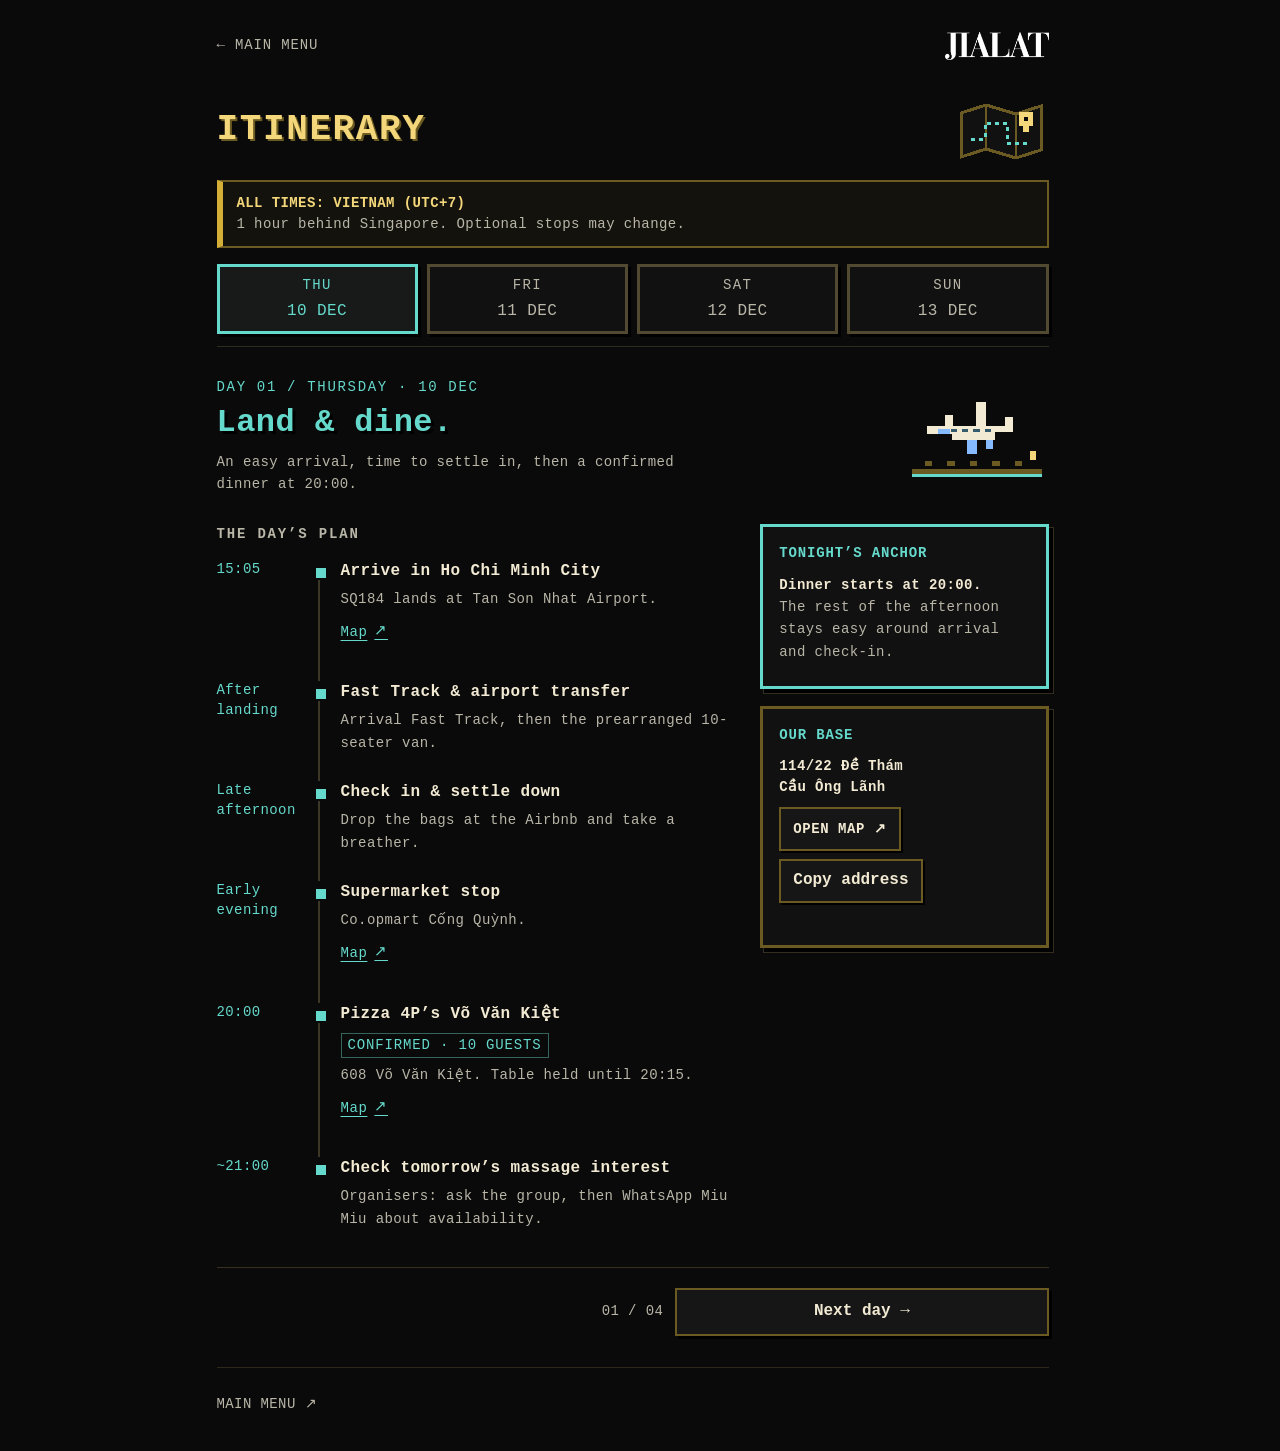
<file: itinerary/index.html>
<!DOCTYPE html>
<html lang="en">
<head><meta name="jialat-build" content="31">
<meta charset="utf-8">
<meta name="robots" content="noindex">
<meta name="viewport" content="width=device-width,initial-scale=1,viewport-fit=cover">
<meta name="theme-color" content="#0a0a0a">
<meta name="description" content="JIALAT 2026: our four-day Ho Chi Minh City itinerary, 10–13 December. All times are Vietnam local time.">
<title>Itinerary</title>

<!-- JIALAT identity and share preview. -->
<link rel="icon" href="../assets/favicon.ico?v=brand-1" sizes="16x16 32x32 48x48 64x64">
<link rel="icon" href="../assets/favicon.svg?v=brand-1" type="image/svg+xml" sizes="any">
<link rel="apple-touch-icon" href="../assets/apple-touch-icon.png?v=brand-1" sizes="180x180">
<meta property="og:type" content="website">
<meta property="og:site_name" content="JIALAT 2026">
<meta property="og:title" content="JIALAT 2026 · Itinerary">
<meta property="og:description" content="Your four-day Ho Chi Minh City trip guide, 10–13 December 2026. All itinerary times are Vietnam local time.">
<meta property="og:url" content="https://lucaspeh.github.io/jialat/itinerary/">
<meta property="og:image" content="https://lucaspeh.github.io/jialat/assets/jialat-share.png?v=brand-1">
<meta property="og:image:width" content="1200">
<meta property="og:image:height" content="630">
<meta property="og:image:alt" content="JIALAT logo with the gold trophy.">
<meta name="twitter:card" content="summary_large_image">
<style>
:root {
  --page-gutter:22px;
  --bg:#0a0a0a;
  --card:#111;
  --g:#d4af37;
  --l:#f3d77a;
  --d:#6b5a22;
  --t:#f2ead3;
  --muted:#b9b6a8;
  --ice:#86baff;
  --teal:#65d9cb;
  --coral:#ff8b78;
  --lavender:#c4a7e7;
  --accent:var(--teal);
  color-scheme:dark
}
* {
  box-sizing:border-box
}
html {
  -webkit-text-size-adjust:100%;
  color-scheme:dark
}
body {
  margin:0;
  background:var(--bg);
  color:var(--t);
  font:700 15px/1.5 "Courier New",ui-monospace,monospace;
  letter-spacing:.025em;
  min-height:100vh;
  min-height:100svh
}
button,a {
  -webkit-tap-highlight-color:transparent;
  touch-action:manipulation
}
button {
  font:inherit;
  cursor:pointer;
  border-radius:0
}
a {
  color:var(--l)
}
button:focus-visible,a:focus-visible,section:focus-visible {
  outline:3px solid var(--ice);
  outline-offset:5px
}
button:active,.action:active {
  transform:translate(2px,2px)
}
[hidden] {
  display:none!important
}
.shell {
  max-width:1040px;
  margin:0 auto;
  padding:calc(20px + env(safe-area-inset-top,0px)) max(var(--page-gutter),env(safe-area-inset-right,0px)) calc(28px + env(safe-area-inset-bottom,0px)) max(var(--page-gutter),env(safe-area-inset-left,0px))
}
.topbar {
  display:flex;
  align-items:center;
  justify-content:space-between;
  gap:12px
}
.home-link {
  display:inline-flex;
  align-items:center;
  gap:8px;
  min-height:44px;
  text-decoration:none;
  font-size:var(--text-secondary);
  letter-spacing:.06em
}
.brand {
  color:var(--g);
  font-size:var(--text-secondary);
  letter-spacing:.1em;
  text-align:right
}
.intro {
  display:flex;
  align-items:center;
  justify-content:space-between;
  gap:24px;
  padding:10px 0 14px
}
.eyebrow {
  color:var(--muted);
  font-size:var(--text-secondary);
  letter-spacing:.12em;
  text-transform:uppercase;
  margin:0 0 7px
}
.intro h1 {
  color:var(--l);
  font-size:clamp(32px,6vw,46px);
  line-height:1.1;
  text-transform:uppercase;
  letter-spacing:.045em;
  text-shadow:2px 2px 0 var(--d);
  margin:0
}
.trip-mark {
  width:96px;
  height:72px;
  flex:none;
  color:var(--teal)
}
.trip-mark svg {
  width:100%;
  height:100%;
  shape-rendering:crispEdges
}
.mark-route {
  stroke-dasharray:4 4;
  animation:route-flow 4s linear infinite
}
.mark-pin {
  animation:pin-bob 3.8s steps(3) infinite
}
.time-note {
  border:2px solid var(--d);
  border-left:6px solid var(--g);
  background:#14120d;
  padding:11px 14px;
  font-size:var(--text-secondary);
  color:var(--muted);
  font-weight:400
}
.time-note b {
  color:var(--l);
  font-weight:700
}
.time-note span {
  display:inline-block
}
.day-nav {
  position:sticky;
  top:0;
  z-index:5;
  background:var(--bg);
  padding:16px 0 12px;
  display:grid;
  grid-template-columns:repeat(4,minmax(0,1fr));
  gap:9px;
  border-bottom:1px solid #2e2b21
}
.day-tab {
  display:flex;
  flex-direction:column;
  align-items:center;
  justify-content:center;
  gap:3px;
  min-height:66px;
  padding:8px 5px;
  text-decoration:none;
  border:3px solid #514a30;
  box-shadow:3px 3px 0 #000;
  background:#111;
  color:var(--muted);
  text-align:center
}
.day-tab .tab-day {
  font-size:var(--text-secondary);
  letter-spacing:.1em
}
.day-tab .tab-date {
  font-size:var(--text-body);
  white-space:nowrap
}
.day-tab[aria-selected="true"] {
  border-color:var(--tab-accent);
  color:var(--tab-accent);
  background:#171a18
}
@media (prefers-reduced-motion:no-preference) {
  .day-tab.day-changed[aria-selected="true"] .tab-date {
    animation:date-seat 240ms steps(3, end);
  }
}
@keyframes date-seat {
  from { transform:translateY(-4px); }
  65% { transform:translateY(1px); }
  to { transform:none; }
}
.day-tab:nth-child(1) {
  --tab-accent:var(--teal)
}
.day-tab:nth-child(2) {
  --tab-accent:var(--ice)
}
.day-tab:nth-child(3) {
  --tab-accent:var(--coral)
}
.day-tab:nth-child(4) {
  --tab-accent:var(--lavender)
}
.day-panel {
  padding-top:25px;
  scroll-margin-top:110px
}
.day-panel[data-day="1"] {
  --accent:var(--teal)
}
.day-panel[data-day="2"] {
  --accent:var(--ice)
}
.day-panel[data-day="3"] {
  --accent:var(--coral)
}
.day-panel[data-day="4"] {
  --accent:var(--lavender)
}
.day-heading {
  display:flex;
  gap:20px;
  align-items:center;
  justify-content:space-between;
  margin-bottom:23px
}
.day-heading h2 {
  font-size:clamp(24px,4.5vw,32px);
  line-height:1.15;
  margin:0 0 9px;
  color:var(--accent);
  text-shadow:3px 3px 0 #000;
  letter-spacing:.015em
}
.day-heading .summary {
  font-size:calc(14 * var(--font-unit));
  color:var(--muted);
  font-weight:400;
  margin:0;
  max-width:510px
}
.day-heading .eyebrow {
  color:var(--accent)
}
.scene {
  width:120px;
  height:86px;
  flex:none;
  shape-rendering:crispEdges;
  overflow:visible
}
/* Animate the existing pixels directly inside each day’s SVG. */
.scene .plane-in  {
  animation: itinerary-arrive 7.2s steps(8, end) infinite;
}
.scene .beacon  {
  animation: itinerary-beacon 2.8s steps(2, end) infinite;
}
.scene .steam  {
  animation: itinerary-steam 4.8s steps(7, end) infinite;
}
.scene .steam.second  {
  animation-delay: -1.6s;
}
.scene .steam.third  {
  animation-delay: -3.2s;
}
.scene .cup-glint  {
  animation: itinerary-glint 4.8s steps(3, end) infinite;
}
.scene .tree-light  {
  animation: itinerary-lights 3.6s steps(3, end) infinite alternate;
}
.scene .tree-light.second  {
  animation-delay: -1.2s;
}
.scene .tree-light.third  {
  animation-delay: -2.4s;
}
.scene .gift-lid  {
  animation: itinerary-gift 6.4s steps(4, end) infinite;
}
.scene .plane-out  {
  animation: itinerary-takeoff 7.6s steps(9, end) infinite;
}
.scene .suitcase  {
  animation: itinerary-luggage 4.6s steps(3, end) infinite;
}
.scene .case-tag  {
  fill: var(--accent);
  animation: itinerary-tag 4.6s steps(3, end) infinite;
  animation-delay: -.8s;
}
.day-layout {
  display:grid;
  grid-template-columns:minmax(0,1.8fr) minmax(245px,1fr);
  gap:25px;
  align-items:start
}
.section-label {
  font-size:var(--text-secondary);
  color:var(--muted);
  letter-spacing:.13em;
  text-transform:uppercase;
  margin:0 0 12px
}
.timeline {
  list-style:none;
  margin:0;
  padding:0
}
.event {
  display:grid;
  grid-template-columns:102px minmax(0,1fr);
  gap:15px;
  position:relative;
  padding:0 0 24px
}
.event:not(:last-child)::before {
  content:"";
  position:absolute;
  left:101px;
  top:14px;
  bottom:0;
  border-left:2px solid #3c3828
}
.event::after {
  content:"";
  position:absolute;
  left:97px;
  top:6px;
  width:10px;
  height:10px;
  background:var(--accent);
  border:2px solid var(--bg)
}
.when {
  font-size:calc(14 * var(--font-unit));
  line-height:1.4;
  color:var(--accent);
  padding-right:13px;
  font-variant-numeric:tabular-nums;
  overflow-wrap:anywhere
}
.when .time-to {
  display:block;
  color:var(--muted);
  font-size:var(--text-secondary);
  font-weight:400;
  margin-top:3px
}
.event-body {
  min-width:0;
  padding-left:7px
}
.event h3 {
  font-size:calc(16 * var(--font-unit));
  line-height:1.45;
  margin:0 0 5px;
  overflow-wrap:anywhere
}
.event p {
  font-weight:400;
  color:var(--muted);
  font-size:calc(14 * var(--font-unit));
  line-height:1.55;
  margin:3px 0 0
}
.status {
  display:inline-block;
  border:1px solid #4c4c45;
  padding:2px 6px;
  color:var(--muted);
  font-size:var(--text-secondary);
  letter-spacing:.06em;
  text-transform:uppercase;
  line-height:1.35;
  margin:2px 5px 3px 0
}
.status.fixed {
  border-color:#34645c;
  color:var(--teal)
}
.status.optional {
  border-color:#465a74;
  color:var(--ice)
}
.map-link {
  display:inline-flex;
  align-items:center;
  min-height:44px;
  min-width:64px;
  padding-right:8px;
  gap:7px;
  font-size:var(--text-secondary);
  letter-spacing:.04em;
  color:var(--accent);
  text-underline-offset:4px
}
.map-link::after {
  content:"↗";
  font-size:calc(15 * var(--font-unit));
  text-decoration:none
}
.note-card {
  border:3px solid var(--d);
  background:var(--card);
  box-shadow:4px 4px 0 #000,4px 4px 0 1px #332e1f;
  padding:16px;
  margin:0 0 17px
}
.note-card.accent {
  border-color:var(--accent)
}
.note-card h3 {
  margin:0 0 10px;
  color:var(--accent);
  font-size:var(--text-secondary);
  letter-spacing:.06em;
  text-transform:uppercase
}
.note-card p {
  font-size:calc(14 * var(--font-unit));
  line-height:1.6;
  color:var(--muted);
  font-weight:400;
  margin:7px 0
}
.note-card b {
  color:var(--t);
  font-weight:700
}
.note-card .map-link {
  font-weight:700
}
.note-card ol,.note-card ul {
  padding-left:18px;
  margin:8px 0 0;
  color:var(--muted);
  font-size:calc(14 * var(--font-unit));
  font-weight:400
}
.note-card li+li {
  margin-top:10px
}
.stay-address {
  font-size:calc(14 * var(--font-unit));
  color:var(--t);
  font-weight:700;
  line-height:1.5
}
.actions {
  display:flex;
  flex-wrap:wrap;
  gap:8px;
  align-items:center;
  margin-top:9px
}
.action {
  display:inline-flex;
  align-items:center;
  justify-content:center;
  gap:7px;
  min-height:44px;
  padding:9px 12px;
  font-size:var(--text-secondary);
  font-weight:700;
  text-decoration:none;
  text-transform:uppercase;
  background:#161616;
  color:var(--t);
  border:2px solid var(--d);
  box-shadow:2px 2px 0 #000;
  letter-spacing:.04em
}
.copy-status {
  display:block;
  min-height:19px;
  font-size:var(--text-secondary);
  color:var(--teal);
  font-weight:400;
  margin-top:7px
}
.copy-fallback {
  width:100%;
  font:inherit;
  font-size:calc(16 * var(--font-unit));
  padding:10px;
  border:2px solid var(--ice);
  color:var(--t);
  background:#161616;
  margin-top:8px;
  border-radius:0
}
.choice {
  border-left:3px solid var(--accent);
  padding:5px 0 5px 10px;
  margin-top:9px
}
.choice strong {
  font-size:var(--text-secondary);
  color:var(--accent)
}
.choice p {
  margin-top:4px
}
.flight-strip {
  display:grid;
  grid-template-columns:1fr 1fr;
  gap:12px;
  margin-bottom:22px
}
.flight {
  border:2px solid var(--d);
  border-left:6px solid var(--accent);
  padding:13px;
  background:#111
}
.flight.separate {
  border-left-color:var(--coral)
}
.flight p {
  margin:4px 0 0;
  font-size:calc(14 * var(--font-unit));
  font-weight:400;
  color:var(--muted);
  line-height:1.55
}
.flight h3 {
  font-size:var(--text-secondary);
  margin:0 0 6px;
  color:var(--accent)
}
.flight.separate h3 {
  color:var(--coral)
}
.flight .flight-time {
  font-size:calc(19 * var(--font-unit));
  color:var(--t);
  font-weight:700;
  letter-spacing:.025em
}
.flight .flight-time small {
  font-size:var(--text-secondary);
  font-weight:400;
  color:var(--muted)
}
.flight b {
  color:var(--t)
}
.day-pager {
  display:flex;
  align-items:center;
  justify-content:space-between;
  gap:12px;
  border-top:1px solid #373021;
  margin-top:10px;
  padding:20px 0 7px
}
.pager-button {
  min-height:48px;
  padding:11px 14px;
  border:2px solid var(--d);
  background:#161616;
  box-shadow:3px 3px 0 #000;
  color:var(--t);
  font-size:var(--text-secondary);
  text-transform:uppercase;
  letter-spacing:.04em
}
.pager-button:disabled {
  visibility:hidden;
  pointer-events:none
}
.page-count {
  color:var(--muted);
  font-size:var(--text-secondary);
  white-space:nowrap
}
.footer {
  display:flex;
  justify-content:space-between;
  align-items:center;
  gap:16px;
  border-top:1px solid #2c281c;
  margin-top:24px;
  padding-top:15px;
  color:var(--muted);
  font-size:var(--text-secondary);
  font-weight:400
}
.footer a {
  display:inline-flex;
  align-items:center;
  min-height:44px;
  text-decoration:none
}
.sr-only {
  position:absolute;
  width:1px;
  height:1px;
  padding:0;
  margin:-1px;
  overflow:hidden;
  clip:rect(0,0,0,0);
  white-space:nowrap;
  border:0
}
.skip-link {
  position:fixed;
  top:-100px;
  left:16px;
  z-index:20;
  padding:12px;
  background:var(--l);
  color:#111
}
.skip-link:focus {
  top:12px
}
@keyframes route-flow {
  to {
    stroke-dashoffset:-32
  }
}
@keyframes pin-bob {
  0%,35%,70%,100% {
    transform:none
  }
  50% {
    transform:translateY(-3px)
  }
}
@keyframes itinerary-arrive  {
  0%, 8%  {
    transform: translate(-8px, -6px);
    opacity: 0;
  }
  16%  {
    opacity: 1;
  }
  44%, 76%  {
    transform: translate(2px, 4px);
    opacity: 1;
  }
  88%, 99.99%  {
    transform: translate(2px, 4px);
    opacity: 0;
  }
  100%  {
    transform: translate(-8px, -6px);
    opacity: 0;
  }
}
@keyframes itinerary-beacon  {
  50%  {
    opacity: .4;
  }
}
@keyframes itinerary-steam  {
  0%  {
    transform: none;
    opacity: .2;
  }
  18%, 42%  {
    opacity: .9;
  }
  66%  {
    transform: translate(1px, -5px);
    opacity: .5;
  }
  86%, 100%  {
    transform: translate(0, -9px);
    opacity: 0;
  }
}
@keyframes itinerary-glint  {
  0%, 30%, 90%, 100%  {
    opacity: .55;
  }
  48%, 65%  {
    opacity: 1;
  }
}
@keyframes itinerary-lights  {
  from  {
    opacity: .5;
  }
  to  {
    fill: #fff4be;
    opacity: 1;
  }
}
@keyframes itinerary-gift  {
  0%, 22%, 74%, 100%  {
    transform: none;
  }
  38%, 56%  {
    transform: translateY(-5px);
  }
}
@keyframes itinerary-takeoff  {
  0%, 8%  {
    transform: none;
    opacity: 0;
  }
  18%  {
    opacity: 1;
  }
  58%  {
    transform: translate(6px, -6px);
    opacity: 1;
  }
  78%, 100%  {
    transform: translate(9px, -9px);
    opacity: 0;
  }
}
@keyframes itinerary-luggage  {
  0%, 22%, 76%, 100%  {
    transform: none;
  }
  38%, 56%  {
    transform: translateY(-2px);
  }
}
@keyframes itinerary-tag  {
  0%, 22%, 76%, 100%  {
    transform: none;
  }
  38%, 56%  {
    transform: translateY(-2px);
  }
}
@media(min-width:760px) {
  .day-nav {
    max-width:none;
    width:100%
  }
  .day-panel {
    padding-top:30px
  }
  .timeline {
    padding-top:3px
  }
  .event {
    padding-bottom:27px
  }
  .day-heading {
    margin-bottom:28px
  }
  .scene {
    width:144px;
    height:100px
  }
}
@media(max-width:759px) {
  .shell {
    max-width:600px;
  }
  .day-layout {
    grid-template-columns:1fr;
    gap:12px
  }
  .day-heading {
    gap:10px
  }
  .scene {
    width:95px;
    height:74px
  }
  .trip-mark {
    width:76px;
    height:62px
  }
  .intro {
    gap:10px;
    padding:8px 0 12px
  }
  .day-panel {
    padding-top:23px
  }
  .day-heading .summary {
    font-size:calc(14 * var(--font-unit))
  }
  .day-nav {
    gap:7px;
    padding-top:13px
  }
  .day-tab {
    min-height:63px;
    border-width:2px
  }
  .day-tab .tab-day {
    font-size:var(--text-secondary)
  }
  .day-tab .tab-date {
    font-size:var(--text-secondary)
  }
  .time-note {
    padding:10px 11px
  }
  .event {
    grid-template-columns:91px minmax(0,1fr);
    gap:13px
  }
  .event:not(:last-child)::before {
    left:90px
  }
  .event::after {
    left:86px
  }
  .when {
    font-size:calc(14 * var(--font-unit))
  }
  .event-body {
    padding-left:7px
  }
  .note-card {
    padding:15px
  }
  .note-card h3 {
    font-size:var(--text-secondary)
  }
  .flight-strip {
    grid-template-columns:1fr;
    gap:10px
  }
  .pager-button {
    padding:11px 10px;
    font-size:var(--text-secondary)
  }
  .footer {
    font-size:var(--text-secondary)
  }
  .brand {
    font-size:var(--text-secondary)
  }
}
@media(max-width:359px) {
  .shell {
  }
  .day-tab .tab-date {
    font-size:var(--text-secondary)
  }
  .day-nav {
    gap:5px
  }
  .scene {
    width:76px
  }
  .day-heading h2 {
    font-size:calc(23 * var(--font-unit))
  }
  .event {
    grid-template-columns:82px minmax(0,1fr)
  }
  .event:not(:last-child)::before {
    left:81px
  }
  .event::after {
    left:77px
  }
  .intro h1 {
    font-size:calc(29 * var(--font-unit))
  }
}
@media(prefers-reduced-motion:reduce) {
  html {
    scroll-behavior:auto
  }
  *,*::before,*::after {
    animation:none!important;
    transition:none!important
  }
}
@media print {
  body {
    background:#fff;
    color:#111
  }
  .shell {
    max-width:none;
    padding:0
  }
  .topbar,.day-nav,.trip-mark,.scene,.day-pager,.footer,.actions,.map-link,.skip-link {
    display:none!important
  }
  .day-panel[hidden] {
    display:block!important
  }
  .day-panel {
    break-before:page
  }
  .day-panel:first-of-type {
    break-before:auto
  }
  .day-layout {
    display:block
  }
  .intro h1,.day-heading h2,.eyebrow,.when,.note-card h3,.flight h3 {
    color:#111;
    text-shadow:none
  }
  .time-note,.summary,.event p,.note-card p,.section-label,.flight p {
    color:#333!important
  }
  .note-card,.flight,.time-note {
    background:#fff;
    box-shadow:none;
    border-color:#bbb
  }
  .note-card b,.flight b,.stay-address,.flight .flight-time {
    color:#111
  }
  .timeline {
    margin-bottom:16px
  }
  .event {
    break-inside:avoid
  }
  .status {
    color:#333!important;
    border-color:#aaa!important
  }
  .flight-strip {
    grid-template-columns:1fr 1fr
  }
}
/* Navigation, safe areas and keyboard focus. */
a[href="../"]  {
  display: inline-flex;
  align-items: center;
  min-height: 44px;
  color: #b9b6a8;
  font-size:var(--text-secondary);
  line-height: 1.4;
  text-decoration: none;
  touch-action: manipulation;
  -webkit-tap-highlight-color: transparent;
}
a[href="../"]:focus-visible  {
  outline: 3px solid #86baff;
  outline-offset: 4px;
}
a[href="../"]:active  {
  color: #f3d77a;
}
@media (max-width: 759px)  {
  :root  {
    --page-gutter: 17px;
  }
}
@media (max-width: 359px)  {
  :root  {
    --page-gutter: 12px;
  }
}
@media (max-width: 760px)  {
  input, select, textarea  {
    font-size:calc(16 * var(--font-unit));
  }
}
/* Event navigation and display controls. */
.page-wordmark{display:block;width:112px;max-width:34vw;height:auto;flex:none}
</style>
<link rel="stylesheet" href="../assets/layout.css?v=26">
<link rel="stylesheet" href="../assets/motion.css?v=4.1">
</head>
<body data-page="itinerary">
<a class="skip-link" href="#day-content">Skip to the itinerary</a>
<div class="shell">
<header>
 <div class="topbar site-utility"><a class="home-link" href="../" aria-label="Back to the JIALAT main menu">← MAIN MENU</a><img class="page-wordmark" src="../assets/jialat-wordmark.png?v=brand-1" alt="JIALAT" width="800" height="208" decoding="async"></div>
 <div class="intro"><h1>Itinerary</h1><div class="trip-mark" aria-hidden="true"><svg viewBox="0 0 96 72"><path d="M8 19l25-8 30 9 25-8v44l-25 8-30-9-25 8z" fill="#111" stroke="#6b5a22" stroke-width="3"/><path d="M33 11v44M63 20v44" stroke="#6b5a22" stroke-width="2"/><path class="mark-route" d="M18 45h14V29h22v20h24" fill="none" stroke="#65d9cb" stroke-width="3"/><g class="mark-pin"><path d="M66 18h14v14h-4v6h-6v-6h-4z" fill="#f3d77a"/><path d="M71 23h4v4h-4z" fill="#0a0a0a"/></g></svg></div></div>
 <div class="time-note"><b>ALL TIMES: VIETNAM (UTC+7)</b><br><span>1 hour behind Singapore. Optional stops may change.</span></div>
</header>
<nav class="day-nav" aria-label="Choose a day">
 <a class="day-tab" id="tab-1" href="#day-1" aria-label="Day 1, THU 10 December"><span class="tab-day">THU</span><span class="tab-date">10 DEC</span></a>
 <a class="day-tab" id="tab-2" href="#day-2" aria-label="Day 2, FRI 11 December"><span class="tab-day">FRI</span><span class="tab-date">11 DEC</span></a>
 <a class="day-tab" id="tab-3" href="#day-3" aria-label="Day 3, SAT 12 December"><span class="tab-day">SAT</span><span class="tab-date">12 DEC</span></a>
 <a class="day-tab" id="tab-4" href="#day-4" aria-label="Day 4, SUN 13 December"><span class="tab-day">SUN</span><span class="tab-date">13 DEC</span></a>
</nav>
<main id="day-content">
<section class="day-panel" id="day-1" data-day="1" aria-labelledby="heading-1">
 <div class="day-heading"><div><p class="eyebrow">Day 01 / Thursday · 10 Dec</p><h2 id="heading-1">Land &amp; dine.</h2><p class="summary">An easy arrival, time to settle in, then a confirmed dinner at 20:00.</p></div><svg class="scene scene-arrive" viewBox="0 0 112 80" aria-hidden="true"><path d="M4 66h104v4H4zM14 60h6v4h-6zM32 60h6v4h-6zM50 60h6v4h-6zM68 60h6v4h-6zM86 60h6v4h-6z" fill="#6b5a22"/><path d="M4 70h104v3H4z" fill="#65d9cb"/><g class="plane-in"><path d="M16 32h14v-9h7v9h18V13h8v19h15v-7h7v12H70v6H36v-5H16z" fill="#f2ead3"/><path d="M48 43h8v11h-8zM63 43h6v7h-6zM25 34h9v4h-9z" fill="#86baff"/><path d="M35 34h5v3h-5zM44 34h5v3h-5zM53 34h5v3h-5zM62 34h5v3h-5z" fill="#355b6c"/></g><rect class="beacon" x="98" y="52" width="5" height="7" fill="#f3d77a"/></svg></div>
 <div class="day-layout"><div><h3 class="section-label">The day’s plan</h3><ol class="timeline">
  <li class="event"><div class="when"><time datetime="2026-12-10T15:05:00+07:00">15:05</time></div><div class="event-body"><h3>Arrive in Ho Chi Minh City</h3><p>SQ184 lands at Tan Son Nhat Airport.</p><a class="map-link" data-map="Tan Son Nhat International Airport Ho Chi Minh City" href="https://www.google.com/maps/search/?api=1&amp;query=Tan%20Son%20Nhat%20International%20Airport%20Ho%20Chi%20Minh%20City" target="_blank" rel="noopener noreferrer" aria-label="Open Tan Son Nhat Airport on Google Maps">Map</a></div></li>
  <li class="event"><div class="when">After landing</div><div class="event-body"><h3>Fast Track &amp; airport transfer</h3><p>Arrival Fast Track, then the prearranged 10-seater van.</p></div></li>
  <li class="event"><div class="when">Late afternoon</div><div class="event-body"><h3>Check in &amp; settle down</h3><p>Drop the bags at the Airbnb and take a breather.</p></div></li>
  <li class="event"><div class="when">Early evening</div><div class="event-body"><h3>Supermarket stop</h3><p>Co.opmart Cống Quỳnh.</p><a class="map-link" data-map="Co.opmart Cống Quỳnh Ho Chi Minh City" href="https://www.google.com/maps/search/?api=1&amp;query=Co.opmart%20C%E1%BB%91ng%20Qu%E1%BB%B3nh%20Ho%20Chi%20Minh%20City" target="_blank" rel="noopener noreferrer" aria-label="Open Co.opmart Cống Quỳnh on Google Maps">Map</a></div></li>
  <li class="event"><div class="when"><time datetime="2026-12-10T20:00:00+07:00">20:00</time></div><div class="event-body"><h3>Pizza 4P’s Võ Văn Kiệt</h3><span class="status fixed">Confirmed · 10 guests</span><p>608 Võ Văn Kiệt. Table held until 20:15.</p><a class="map-link" data-map="Pizza 4P’s 608 Võ Văn Kiệt Ho Chi Minh City" href="https://www.google.com/maps/search/?api=1&amp;query=Pizza%204P%E2%80%99s%20608%20V%C3%B5%20V%C4%83n%20Ki%E1%BB%87t%20Ho%20Chi%20Minh%20City" target="_blank" rel="noopener noreferrer" aria-label="Open Pizza 4P’s Võ Văn Kiệt on Google Maps">Map</a></div></li>
  <li class="event"><div class="when">~21:00</div><div class="event-body"><h3>Check tomorrow’s massage interest</h3><p>Organisers: ask the group, then WhatsApp Miu Miu about availability.</p></div></li>
 </ol></div><aside aria-label="Day 1 reminders">
  <div class="note-card accent"><h3>Tonight’s anchor</h3><p><b>Dinner starts at 20:00.</b><br>The rest of the afternoon stays easy around arrival and check-in.</p></div>
  <div class="note-card"><h3>Our base</h3><address class="stay-address" style="font-style:normal">114/22 Đề Thám<br>Cầu Ông Lãnh</address><div class="actions"><a class="action" data-map="114/22 Đề Thám Cầu Ông Lãnh Ho Chi Minh City" href="https://www.google.com/maps/search/?api=1&amp;query=114%2F22%20%C4%90%E1%BB%81%20Th%C3%A1m%20C%E1%BA%A7u%20%C3%94ng%20L%C3%A3nh%20Ho%20Chi%20Minh%20City" target="_blank" rel="noopener noreferrer" aria-label="Open the Airbnb address on Google Maps">Open map ↗</a><button class="action copy-address" type="button">Copy address</button></div><span class="copy-status" role="status"></span><input class="copy-fallback" aria-label="Airbnb address to copy" readonly hidden value="114/22 Đề Thám, Cầu Ông Lãnh, Ho Chi Minh City"></div>
 </aside></div>
</section>
<section class="day-panel" id="day-2" data-day="2" aria-labelledby="heading-2">
 <div class="day-heading"><div><p class="eyebrow">Day 02 / Friday · 11 Dec</p><h2 id="heading-2">Coffee &amp; city.</h2><p class="summary">A flexible morning, local shopping and a confirmed dinner together.</p></div><svg class="scene scene-coffee" viewBox="0 0 112 80" aria-hidden="true"><path d="M23 35h51v26H23zM28 61h41v5H28zM74 40h14v15H74z" fill="#f3d77a"/><path d="M75 44h8v7h-8z" fill="#0a0a0a"/><path d="M29 40h38v13H29z" fill="#865047"/><path d="M15 70h80v4H15zM20 66h70v4H20z" fill="#86baff"/><g fill="#b9d5ff"><path class="steam" d="M32 11h4v8h-4zM28 19h4v8h-4z"/><path class="steam second" d="M49 7h4v8h-4zM45 15h4v10h-4z"/><path class="steam third" d="M65 12h4v8h-4zM61 20h4v8h-4z"/></g><path class="cup-glint" d="M30 37h8v4h-8z" fill="#fff4be"/></svg></div>
 <div class="day-layout"><div><h3 class="section-label">The day’s plan</h3><ol class="timeline">
  <li class="event"><div class="when">08:30<span class="time-to">to 09:00</span></div><div class="event-body"><h3>Leave the Airbnb when ready</h3><p>A flexible start to the morning.</p></div></li>
  <li class="event"><div class="when">Morning</div><div class="event-body"><h3>Tân Định Market</h3><span class="status optional">Optional</span><p>Visit if interested.</p><a class="map-link" data-map="Tân Định Market Ho Chi Minh City" href="https://www.google.com/maps/search/?api=1&amp;query=T%C3%A2n%20%C4%90%E1%BB%8Bnh%20Market%20Ho%20Chi%20Minh%20City" target="_blank" rel="noopener noreferrer" aria-label="Open Tân Định Market on Google Maps">Map</a></div></li>
  <li class="event"><div class="when">Morning</div><div class="event-body"><h3>Lạc Café</h3><p>Coffee at your own pace.</p><a class="map-link" data-map="Lạc Café Ho Chi Minh City" href="https://www.google.com/maps/search/?api=1&amp;query=L%E1%BA%A1c%20Caf%C3%A9%20Ho%20Chi%20Minh%20City" target="_blank" rel="noopener noreferrer" aria-label="Search for Lạc Café on Google Maps">Map</a></div></li>
  <li class="event"><div class="when">Lunch</div><div class="event-body"><h3>Phở Hòa Pasteur</h3><a class="map-link" data-map="Phở Hòa Pasteur Ho Chi Minh City" href="https://www.google.com/maps/search/?api=1&amp;query=Ph%E1%BB%9F%20H%C3%B2a%20Pasteur%20Ho%20Chi%20Minh%20City" target="_blank" rel="noopener noreferrer" aria-label="Open Phở Hòa Pasteur on Google Maps">Map</a></div></li>
  <li class="event"><div class="when">Afternoon</div><div class="event-body"><h3>Browse local shops</h3><p>Grab to 42 Tôn Thất Thiệp Apartment. No fixed shopping timetable.</p><a class="map-link" data-map="42 Tôn Thất Thiệp Apartment Ho Chi Minh City" href="https://www.google.com/maps/search/?api=1&amp;query=42%20T%C3%B4n%20Th%E1%BA%A5t%20Thi%E1%BB%87p%20Apartment%20Ho%20Chi%20Minh%20City" target="_blank" rel="noopener noreferrer" aria-label="Open 42 Tôn Thất Thiệp on Google Maps">Map</a></div></li>
  <li class="event"><div class="when">~17:00<span class="time-to">finish by 18:30</span></div><div class="event-body"><h3>Miu Miu Spa 1</h3><span class="status optional">Subject to availability</span><p>Not booked yet. Treatments must finish by 18:30 to make dinner.</p><a class="map-link" data-map="Miu Miu Spa 1 4 Chu Mạnh Trinh Ho Chi Minh City" href="https://www.google.com/maps/search/?api=1&amp;query=Miu%20Miu%20Spa%201%204%20Chu%20M%E1%BA%A1nh%20Trinh%20Ho%20Chi%20Minh%20City" target="_blank" rel="noopener noreferrer" aria-label="Open Miu Miu Spa 1 on Google Maps">Map</a></div></li>
  <li class="event"><div class="when"><time datetime="2026-12-11T19:00:00+07:00">19:00</time></div><div class="event-body"><h3>Quán Bụi Original</h3><span class="status fixed">Confirmed · 10 guests</span><p>19 Ngô Văn Năm.</p><a class="map-link" data-map="Quán Bụi Original 19 Ngô Văn Năm Ho Chi Minh City" href="https://www.google.com/maps/search/?api=1&amp;query=Qu%C3%A1n%20B%E1%BB%A5i%20Original%2019%20Ng%C3%B4%20V%C4%83n%20N%C4%83m%20Ho%20Chi%20Minh%20City" target="_blank" rel="noopener noreferrer" aria-label="Open Quán Bụi Original on Google Maps">Map</a></div></li>
 </ol></div><aside aria-label="Day 2 reminders">
  <div class="note-card accent"><h3>Keep dinner on time</h3><p><b>Spa finishes by 18:30.<br>Dinner is at 19:00.</b></p><p>The morning and shopping stops stay flexible.</p></div>
  <div class="note-card"><h3>Shopping options</h3><p><b>Base: 42 Tôn Thất Thiệp.</b></p><p>Saigon Centre or Rue Miche are optional additions if the group feels like it.</p></div>
  <div class="note-card"><h3>Spa booking</h3><p>Organisers will check interest on 10 Dec evening and ask Miu Miu about availability.</p></div>
 </aside></div>
</section>
<section class="day-panel" id="day-3" data-day="3" aria-labelledby="heading-3">
 <div class="day-heading"><div><p class="eyebrow">Day 03 / Saturday · 12 Dec</p><h2 id="heading-3">Move &amp; celebrate.</h2><p class="summary">Breakfast stays flexible. Pilates and Christmas Night are our fixed plans.</p></div><svg class="scene scene-party" viewBox="0 0 112 80" aria-hidden="true"><path d="M32 7h8v8h-8z" fill="#f3d77a"/><path d="M31 15h10v7H31zM25 22h22v8H25zM20 30h32v8H20zM14 38h44v8H14zM9 46h54v9H9zM4 55h64v9H4z" fill="#4c9d70"/><path d="M31 64h10v10H31z" fill="#865047"/><rect class="tree-light" x="29" y="27" width="5" height="5" fill="#ff8b78"/><rect class="tree-light second" x="42" y="42" width="5" height="5" fill="#86baff"/><rect class="tree-light third" x="18" y="53" width="5" height="5" fill="#f3d77a"/><path d="M72 50h30v24H72z" fill="#ff8b78"/><path d="M85 50h5v24h-5z" fill="#f3d77a"/><g class="gift-lid"><path d="M69 44h36v8H69zM79 35h8v9h-8zM90 35h8v9h-8z" fill="#ff8b78"/><path d="M85 44h5v8h-5z" fill="#f3d77a"/></g></svg></div>
 <div class="day-layout"><div><h3 class="section-label">The day’s plan</h3><ol class="timeline">
  <li class="event"><div class="when">From 10:00</div><div class="event-body"><h3>Bánh Mì Hồng Hoa</h3><a class="map-link" data-map="Bánh Mì Hồng Hoa Ho Chi Minh City" href="https://www.google.com/maps/search/?api=1&amp;query=B%C3%A1nh%20M%C3%AC%20H%E1%BB%93ng%20Hoa%20Ho%20Chi%20Minh%20City" target="_blank" rel="noopener noreferrer" aria-label="Open Bánh Mì Hồng Hoa on Google Maps">Map</a></div></li>
  <li class="event"><div class="when">Morning</div><div class="event-body"><h3>Explore nearby</h3><p>Browse local shops and cafés.</p></div></li>
  <li class="event"><div class="when">Morning</div><div class="event-body"><h3>Coffee at Tonkin Garden</h3><a class="map-link" data-map="Tonkin Garden Egg Coffee and Eatery Ho Chi Minh City" href="https://www.google.com/maps/search/?api=1&amp;query=Tonkin%20Garden%20Egg%20Coffee%20and%20Eatery%20Ho%20Chi%20Minh%20City" target="_blank" rel="noopener noreferrer" aria-label="Search for Tonkin Garden on Google Maps">Map</a></div></li>
  <li class="event"><div class="when"><time datetime="2026-12-12T13:00:00+07:00">13:00</time></div><div class="event-body"><h3>Leave for MOVE by Grab</h3><p>Depart central HCMC for Thảo Điền.</p></div></li>
  <li class="event"><div class="when">14:00<span class="time-to">to 15:00</span></div><div class="event-body"><h3>MOVE Vietnam Pilates</h3><span class="status fixed">Confirmed · 10 participants</span><a class="map-link" data-map="MOVE Vietnam Pilates Thảo Điền Ho Chi Minh City" href="https://www.google.com/maps/search/?api=1&amp;query=MOVE%20Vietnam%20Pilates%20Th%E1%BA%A3o%20%C4%90i%E1%BB%81n%20Ho%20Chi%20Minh%20City" target="_blank" rel="noopener noreferrer" aria-label="Search for MOVE Vietnam Pilates on Google Maps">Map</a></div></li>
  <li class="event"><div class="when">After 15:00</div><div class="event-body"><h3>Two flexible options</h3><div class="choice"><strong>OPTION A</strong><p>Eat at a nearby Pizza 4P’s after Pilates.</p></div><div class="choice"><strong>OPTION B</strong><p>Return to the Airbnb for showers and rest. Decide dinner later, including delivery.</p></div></div></li>
  <li class="event"><div class="when">By 20:00</div><div class="event-body"><h3>Everyone back at the Airbnb</h3><p>Ready for Christmas Night together.</p></div></li>
  <li class="event"><div class="when">20:00+</div><div class="event-body"><h3>JIALAT Christmas Night</h3><p>Presentations, nine mini-games, S$18 for the overall champion and the JIALAT Trophy.</p></div></li>
 </ol></div><aside aria-label="Day 3 reminders">
  <div class="note-card accent"><h3>The two anchors</h3><p><b>14:00 Pilates.<br>20:00 Christmas Night.</b></p><p>Dinner stays spontaneous. Be back at the Airbnb by 20:00.</p></div>
  <div class="note-card"><h3>Christmas Night</h3><ol><li><b>“After 18 Years…”</b><br>Three slides each. Submit by 3 Dec; organisers test by 7 Dec.</li><li><b>Nine mini-games</b><br>Live scores. Overall champion wins S$18; the trophy goes to last place.</li></ol><p><b>No fixed end time for the games.</b></p></div>
 </aside></div>
</section>
<section class="day-panel" id="day-4" data-day="4" aria-labelledby="heading-4">
 <div class="day-heading"><div><p class="eyebrow">Day 04 / Sunday · 13 Dec</p><h2 id="heading-4">One last meal.</h2><p class="summary">Two separate departures. Check the flight plan that applies to you.</p></div><svg class="scene scene-leave" viewBox="0 0 112 80" aria-hidden="true"><g class="suitcase"><path d="M12 42h33v28H12zM19 35h18v7H19z" fill="#d4af37"/><path d="M24 38h8v4h-8z" fill="#0a0a0a"/><path d="M23 42h6v28h-6zM17 70h6v5h-6zM35 70h6v5h-6z" fill="#f3d77a"/><path class="case-tag" d="M33 46h8v12h-8z" fill="#65d9cb"/></g><path d="M52 64h7v3h-7zM64 56h7v3h-7zM76 48h7v3h-7z" fill="#6b5a22"/><g class="plane-out"><path d="M62 25h14V10h6v15h13v-8h6v14H87v6H72v-5H62z" fill="#f2ead3"/><path d="M76 37h6v10h-6z" fill="#ff8b78"/></g></svg></div>
 <div class="flight-strip" aria-label="Separate Sunday flight plans">
  <div class="flight"><h3>Main group · 9 travellers</h3><p class="flight-time">SQ185 · 19:55 <small>to Singapore</small></p><p>Lunch at 12:00. Collect bags at 15:30.<br><b>Leave by Grab at 15:45.</b></p></div>
  <div class="flight separate"><h3>Geraldine · separate departure</h3><p class="flight-time">CZ374 · 16:10</p><p>Skips the 12:00 lunch.<br><b>Grab ~12:00 · airport ~13:00.</b><br>Separate Fast Track booking. Follow the instructions already received.</p></div>
 </div>
 <div class="day-layout"><div><h3 class="section-label">Main group · 9 travellers</h3><ol class="timeline">
  <li class="event"><div class="when"><time datetime="2026-12-13T11:00:00+07:00">11:00</time></div><div class="event-body"><h3>Check out of the Airbnb</h3><p>Nine travellers leave luggage in storage.</p></div></li>
  <li class="event"><div class="when"><time datetime="2026-12-13T12:00:00+07:00">12:00</time></div><div class="event-body"><h3>Ốc Hẻm By Mẹ Ỉn</h3><span class="status fixed">Lunch · 9 guests</span><p>VIP room reserved for 10; nine will attend.</p><a class="map-link" data-map="Ốc Hẻm By Mẹ Ỉn Nguyễn Thái Bình Ho Chi Minh City" href="https://www.google.com/maps/search/?api=1&amp;query=%E1%BB%90c%20H%E1%BA%BBm%20By%20M%E1%BA%B9%20%E1%BB%88n%20Nguy%E1%BB%85n%20Th%C3%A1i%20B%C3%ACnh%20Ho%20Chi%20Minh%20City" target="_blank" rel="noopener noreferrer" aria-label="Search for Ốc Hẻm By Mẹ Ỉn on Google Maps">Map</a></div></li>
  <li class="event"><div class="when">After lunch</div><div class="event-body"><h3>Free &amp; easy</h3><p>Stay near the Airbnb before luggage collection.</p></div></li>
  <li class="event"><div class="when"><time datetime="2026-12-13T15:30:00+07:00">15:30</time></div><div class="event-body"><h3>Collect luggage</h3><p>Back at the Airbnb.</p></div></li>
  <li class="event"><div class="when"><time datetime="2026-12-13T15:45:00+07:00">15:45</time></div><div class="event-body"><h3>Leave for the airport by Grab</h3><p>Nine travellers depart together.</p></div></li>
  <li class="event"><div class="when"><time datetime="2026-12-13T16:55:00+07:00">16:55</time></div><div class="event-body"><h3>Target airport arrival</h3><p>SGN International Terminal 2.</p><a class="map-link" data-map="Tan Son Nhat International Airport Terminal 2 Ho Chi Minh City" href="https://www.google.com/maps/search/?api=1&amp;query=Tan%20Son%20Nhat%20International%20Airport%20Terminal%202%20Ho%20Chi%20Minh%20City" target="_blank" rel="noopener noreferrer" aria-label="Open SGN International Terminal 2 on Google Maps">Map</a></div></li>
  <li class="event"><div class="when"><time datetime="2026-12-13T17:55:00+07:00">17:55</time></div><div class="event-body"><h3>Meet Fast Track</h3><p>E/F counters.</p></div></li>
  <li class="event"><div class="when"><time datetime="2026-12-13T19:55:00+07:00">19:55</time></div><div class="event-body"><h3>SQ185 departs for Singapore</h3></div></li>
 </ol></div><aside aria-label="Day 4 reminders">
  <div class="note-card accent"><h3>Keep these times</h3><p><b>15:30</b> · collect luggage<br><b>15:45</b> · leave by Grab<br><b>16:55</b> · target airport arrival<br><b>17:55</b> · Fast Track meeting</p></div>
  <div class="note-card"><h3>Lunch headcount</h3><p>The VIP room was reserved for 10. Nine attend because Geraldine leaves earlier.</p><p>Organisers can update the restaurant to nine in advance.</p></div>
 </aside></div>
</section>
<div class="day-pager" hidden><button id="previous-day" class="pager-button" type="button">← Previous day</button><span class="page-count" id="page-count">01 / 04</span><button id="next-day" class="pager-button" type="button">Next day →</button></div>
<p id="day-announcement" class="sr-only" role="status" aria-live="polite"></p>
</main>
<footer class="footer"><a href="../">MAIN MENU ↗</a></footer>
</div>
<script src="../assets/motion.js?v=4.1"></script>
<script>
(function(){
 'use strict';
 var panels=Array.from(document.querySelectorAll('.day-panel'));
 var tabs=Array.from(document.querySelectorAll('.day-tab'));
 var nav=document.querySelector('.day-nav');
 var previous=document.getElementById('previous-day');
 var next=document.getElementById('next-day');
 var current=1;
 var address='114/22 Đề Thám, Cầu Ông Lãnh, Ho Chi Minh City';
 function defaultDay(now){
  try{
   var parts=new Intl.DateTimeFormat('en-CA',{timeZone:'Asia/Ho_Chi_Minh',year:'numeric',month:'2-digit',day:'2-digit'}).formatToParts(now||new Date());
   var date={};parts.forEach(function(p){date[p.type]=p.value});
   if(date.year==='2026'&&date.month==='12'&&Number(date.day)>=10&&Number(date.day)<=13)return Number(date.day)-9;
  }catch(e){}
  return 1;
 }
 function hashDay(){var match=/^#day-([1-4])$/.exec(location.hash);return match?Number(match[1]):null}
 function show(day,announce){
  var from=current;
  var changed=day!==current;  current=Math.max(1,Math.min(4,day));
  panels.forEach(function(panel,i){panel.hidden=i!==current-1});
  tabs.forEach(function(tab,i){var selected=i===current-1;tab.setAttribute('aria-selected',String(selected));tab.tabIndex=selected?0:-1;if(changed)tab.classList.toggle('day-changed',selected&&announce)});
  previous.disabled=current===1;next.disabled=current===4;
  document.getElementById('page-count').textContent='0'+current+' / 04';
  if(announce)document.getElementById('day-announcement').textContent=panels[current-1].querySelector('.eyebrow').textContent;
  if(from!==current){
   var heading=panels[current-1].querySelector('.day-heading');
   window.JialatMotion?.play(heading,'day',{from:{opacity:.75,transform:'translateX('+(current>from?12:-12)+'px)'}});
   window.JialatMotion?.play(panels[current-1].querySelector('.day-layout'),'enter',{delay:35});
  }
 }
 function go(day,focus){
  if(day<1||day>4)return;
  var scrolled=window.scrollY>nav.offsetTop;
  if(location.hash!=='#day-'+day)history.replaceState(null,'','#day-'+day);
  show(day,true);
  if(focus)tabs[day-1].focus({preventScroll:true});
  if(scrolled)panels[day-1].scrollIntoView({block:'start'});
 }
 nav.setAttribute('role','tablist');
 tabs.forEach(function(tab,i){
  tab.setAttribute('role','tab');tab.setAttribute('aria-controls','day-'+(i+1));
  panels[i].setAttribute('role','tabpanel');panels[i].setAttribute('aria-labelledby',tab.id);panels[i].tabIndex=0;
  tab.addEventListener('click',function(e){if(e.ctrlKey||e.metaKey||e.shiftKey||e.altKey)return;e.preventDefault();go(i+1,false)});
  tab.addEventListener('keydown',function(e){var day=null;if(e.key==='ArrowRight')day=i===3?1:i+2;else if(e.key==='ArrowLeft')day=i===0?4:i;else if(e.key==='Home')day=1;else if(e.key==='End')day=4;if(day!==null){e.preventDefault();go(day,true)}});
 });
 previous.addEventListener('click',function(){go(current-1,true)});
 next.addEventListener('click',function(){go(current+1,true)});
 window.addEventListener('popstate',function(){show(hashDay()||defaultDay(),true)});
 window.addEventListener('hashchange',function(){var day=hashDay();if(day)show(day,true)});
 document.querySelectorAll('.copy-address').forEach(function(button){
  button.addEventListener('click',async function(){
   var card=button.closest('.note-card'),status=card.querySelector('.copy-status'),fallback=card.querySelector('.copy-fallback');
   try{if(!navigator.clipboard||!navigator.clipboard.writeText)throw Error('Clipboard unavailable');await navigator.clipboard.writeText(address);status.textContent='Address copied';fallback.hidden=true}
   catch(e){fallback.hidden=false;fallback.focus();fallback.select();status.textContent='Select and copy the address below.'}
  });
 });
 document.querySelector('.day-pager').hidden=false;
 show(hashDay()||defaultDay(),false);
})();
</script>
</body>
</html>
</file>
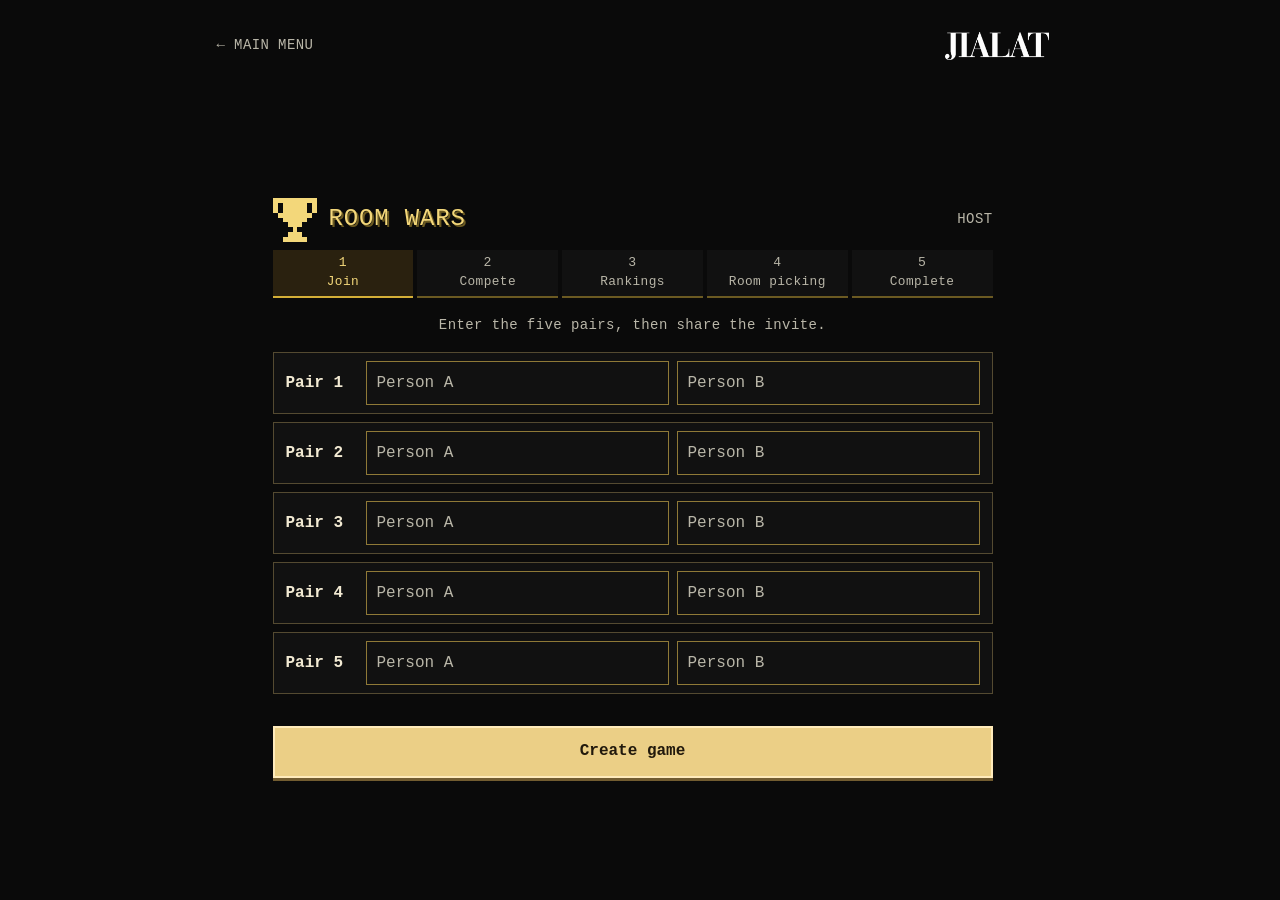
<file: roomwars/index.html>
<!DOCTYPE html>
<html lang="en"><head><meta name="jialat-build" content="31"><meta charset="utf-8">
<meta name="robots" content="noindex">
<meta name="jialat-room-wars-build" content="31">
<meta name="viewport" content="width=device-width, initial-scale=1, viewport-fit=cover">
<meta name="theme-color" content="#0a0a0a">
<meta name="description" content="Three mini-games. Five pairs. One room-picking order. Hosts set up the game; players join with the shared invite.">
<title>Room Wars</title>


<!-- JIALAT identity and share preview. -->
<link rel="icon" href="../assets/favicon.ico?v=brand-1" sizes="16x16 32x32 48x48 64x64">
<link rel="icon" href="../assets/favicon.svg?v=brand-1" type="image/svg+xml" sizes="any">
<link rel="apple-touch-icon" href="../assets/apple-touch-icon.png?v=brand-1" sizes="180x180">
<meta property="og:type" content="website">
<meta property="og:site_name" content="JIALAT 2026">
<meta property="og:title" content="JIALAT 2026 · Room Wars">
<meta property="og:description" content="Three mini-games. Five pairs. One room-picking order. Hosts set up the game; players join with the shared invite.">
<meta property="og:url" content="https://lucaspeh.github.io/jialat/roomwars/">
<meta property="og:image" content="https://lucaspeh.github.io/jialat/assets/jialat-share.png?v=brand-1">
<meta property="og:image:width" content="1200">
<meta property="og:image:height" content="630">
<meta property="og:image:alt" content="JIALAT logo with the gold trophy.">
<meta name="twitter:card" content="summary_large_image">
<style>
:root {
  --bg:#0a0a0a;
  --g:#d4af37;
  --l:#f3d77a;
  --d:#6b5a22;
  --m:#b9b6a8;
  --t:#f2ead3;
  --ice:#86baff;
  --teal:#65d9cb;
  --coral:#ff8b78;
  color-scheme:dark;
  box-sizing:border-box
}
* {
  box-sizing:border-box;
  -webkit-tap-highlight-color:transparent
}
html,body {
  margin:0
}
body {
  background:var(--bg);
  color:var(--t);
  font:700 15px/1.45 "Courier New",ui-monospace,monospace;
  letter-spacing:.04em;
  padding:calc(16px + env(safe-area-inset-top,0px)) max(14px,env(safe-area-inset-right,0px)) calc(28px + env(safe-area-inset-bottom,0px)) max(14px,env(safe-area-inset-left,0px));
  max-width:520px;
  margin:0 auto;
  min-height:100vh;
  min-height:100svh
}
h1,h2 {
  margin:0;
  font:inherit;
  text-transform:uppercase
}
h1 {
  font-size:calc(22 * var(--font-unit));
  color:var(--l);
  text-shadow:2px 2px 0 var(--d);
  letter-spacing:.06em
}
h2 {
  font-size:var(--text-secondary);
  color:var(--g);
  margin:24px 0 10px;
  padding:8px 10px;
  border:3px solid var(--d);
  border-left:10px solid var(--g);
  background:#111;
  letter-spacing:.1em
}
.brand {
  display:flex;
  flex-direction:column;
  align-items:center;
  gap:6px;
  margin:2px 0 10px;
  text-align:center
}
.brand img {
  width:min(240px,68%);
  height:auto;
  display:block
}
.sub {
  color:var(--m);
  font-weight:400;
  font-size:calc(14 * var(--font-unit));
  line-height:1.6;
  margin:0 0 12px
}
.card {
  background:#111;
  border:3px solid var(--g);
  padding:14px;
  margin-bottom:14px;
  box-shadow:5px 5px 0 #000,5px 5px 0 1px var(--d)
}
.win {
  text-align:center
}
button {
  font:inherit;
  color:var(--l);
  background:#2a2108;
  border:3px solid var(--g);
  padding:13px 12px;
  box-shadow:3px 3px 0 #000;
  cursor:pointer;
  text-transform:uppercase;
  width:100%;
  margin-top:10px;
  border-radius:0
}
button.alt {
  color:var(--t);
  background:#161616;
  border-color:var(--d)
}
#pn {
  min-height:64px;
  font-size:calc(18 * var(--font-unit));
  touch-action:manipulation
}
#pp,#pm {
  min-height:52px;
  touch-action:manipulation
}
button:active {
  transform:translate(2px,2px);
  box-shadow:1px 1px 0 #000
}
button:disabled {
  opacity:.4
}
input,select,textarea {
  font:inherit;
  background:#111;
  color:var(--t);
  border:3px solid var(--d);
  padding:10px;
  width:100%;
  margin-top:8px;
  border-radius:0
}
input:focus,select:focus,textarea:focus {
  outline:0;
  border-color:var(--g)
}
textarea {
  min-height:70px
}
.row {
  display:flex;
  gap:8px
}
.row>* {
  flex:1
}
.pb {
  width:auto;
  flex:1;
  margin:0;
  padding:12px 6px;
  font-size:var(--text-secondary)
}
.rank {
  position:relative;
  display:flex;
  align-items:center;
  gap:12px;
  padding:10px 12px;
  background:#111;
  border:3px solid var(--d);
  margin-bottom:9px;
  box-shadow:3px 3px 0 #000
}
.rank :is(.n,.g b,.g small,.pts,.pts small) {
  text-shadow:none;
}
.rank .g b { color:var(--t); overflow-wrap:anywhere; }
.rank .g small { color:var(--m); }
.rank .n,.rank .pts { color:var(--l); font-variant-numeric:tabular-nums; }
.rank.pair-rank {
  display:grid;
  grid-template-columns:2.3ch minmax(0,1fr) max-content;
  gap:7px 10px;
  border-width:1px;
}
.rank.pair-rank .n { width:auto; text-align:left; }
.pair-rank .pts { align-self:start; line-height:1.2; }
.pair-rank .pts small { color:var(--m); }
.pair-member {
  display:flex;
  align-items:baseline;
  justify-content:space-between;
  gap:8px;
}
.pair-member + .pair-member { margin-top:3px; }
.pair-member .member-points { white-space:nowrap; font-variant-numeric:tabular-nums; }
.pair-note { display:block; margin-top:4px; }
.player-score-list { list-style:none; margin:4px 0 12px; padding:0; }
.player-score-list .pair-member > span:first-child { color:var(--t); overflow-wrap:anywhere; }
.rank-track {
  grid-column:2 / -1;
  display:block;
  height:5px;
  overflow:hidden;
  background:#342e21;
}
.rank-track i { display:block; width:var(--w); height:100%; background:var(--l); }
.rank.first {
  border-color:var(--g);
  background:#2a2108
}
.rank.done {
  opacity:.45
}
.n {
  font-size:calc(22 * var(--font-unit));
  width:30px;
  text-align:center;
  color:var(--l);
  text-shadow:2px 2px 0 #000
}
.g {
  flex:1;
  min-width:0
}
.g b {
  display:block;
  text-shadow:2px 2px 0 #000
}
.g small {
  color:var(--t);
  font-weight:400;
  font-size:var(--text-secondary);
  text-shadow:1px 1px 0 #000
}
.pts {
  font-weight:700;
  font-size:calc(20 * var(--font-unit));
  text-align:right;
  color:var(--l);
  text-shadow:2px 2px 0 #000
}
.pts small {
  display:block;
  font-weight:400;
  color:var(--t);
  font-size:var(--text-secondary)
}
.arena {
  height:46vh;
  min-height:260px;
  display:flex;
  flex-direction:column;
  align-items:center;
  justify-content:center;
  text-align:center;
  font-size:calc(24 * var(--font-unit));
  user-select:none;
  -webkit-user-select:none;
  touch-action:manipulation;
  background:var(--g);
  color:#0a0a0a;
  padding:16px;
  border:3px solid #000;
  box-shadow:6px 6px 0 var(--d)
}
.arena.tap-ar,.arena.result-tap {
  background:var(--coral);
  --pulse:var(--coral)
}
.arena.stop-ar,.arena.result-stop {
  background:var(--ice);
  --pulse:var(--ice)
}
.arena.result-react {
  background:var(--teal);
  --pulse:var(--teal)
}
.arena.react-ar {
  --pulse:var(--teal)
}
.arena small {
  font-weight:400;
  font-size:calc(14 * var(--font-unit));
  margin-top:8px
}
.big {
  font-size:calc(56 * var(--font-unit));
  line-height:1.1
}
.cd {
  font-size:calc(64 * var(--font-unit));
  line-height:1.1;
  color:var(--ice);
  text-shadow:3px 3px 0 #000;
  margin:8px 0 2px
}
.hp {
  height:18px;
  border:3px solid var(--d);
  background:#111;
  margin:8px 0
}
.hp i {
  display:block;
  height:100%;
  background:var(--teal);
  transition:width .3s steps(4)
}
.tag {
  display:inline-block;
  font-size:var(--text-secondary);
  padding:2px 8px;
  border:2px solid var(--g);
  color:var(--g)
}
.live {
  font-size:var(--text-secondary);
  color:var(--m);
  font-weight:400;
  margin:0 0 8px;
  text-transform:uppercase
}
a {
  color:var(--l)
}
.game .gt {
  display:flex;
  align-items:center;
  gap:12px
}
.gt>div {
  flex:1
}
.gi {
  width:44px;
  height:44px;
  flex:none
}
.gi .sp {
  width:100%;
  height:100%
}
.gl {
  font-size:var(--text-secondary);
  letter-spacing:.1em;
  letter-spacing:.2em;
  color:var(--m)
}
.gn {
  font-size:calc(18 * var(--font-unit));
  color:var(--l)
}
.result-sync {
  margin:14px 0 4px;
  text-align:center
}
.result-sync.retry {
  color:var(--coral)
}
details.backup {
  margin:18px 0 8px;
  padding-top:12px;
  border-top:1px solid var(--d);
  font-size:var(--text-secondary);
  color:var(--m);
  font-weight:400
}
details.backup summary {
  cursor:pointer;
  min-height:48px;
  padding:12px 0;
  line-height:1.5
}
details.backup button {
  font-size:var(--text-secondary);
  padding:9px;
  margin-top:8px
}
details.backup p {
  margin:8px 0 0
}
.dot {
  position:fixed;
  top:calc(10px + env(safe-area-inset-top,0px));
  right:10px;
  width:12px;
  height:12px;
  background:#555;
  z-index:5
}
.dot.ok {
  background:#5ad17a
}
.dot.bad {
  background:#e5484d
}
.sp {
  display:block;
  margin:0 auto
}
.icon-tap .button-cap {
  animation:arcade-press 1.4s steps(2) infinite
}
.icon-tap .press-rays {
  animation:arcade-rays 1.4s steps(1) infinite
}
.icon-react .bolt-pixel {
  animation:reaction-flash 2.8s steps(1) infinite;
  animation-delay:calc(var(--p)*.025s)
}
.icon-react .reaction-signal {
  animation:reaction-signal 2.8s steps(1) infinite
}
.icon-stop .clock-hand {
  transform-origin:6px 7px;
  animation:clock-tick 4s steps(10) infinite
}
@keyframes arcade-press {
  0%,18%,42%,100% {
    transform:none
  }
  20%,38% {
    transform:translateY(1px)
  }
}
@keyframes arcade-rays {
  0%,18%,42%,100% {
    opacity:0
  }
  20%,38% {
    opacity:1
  }
}
@keyframes reaction-flash {
  0%,56%,100% {
    opacity:.35
  }
  58%,86% {
    opacity:1;
    fill:#d4fff6
  }
}
@keyframes reaction-signal {
  0%,56%,100% {
    fill:var(--coral)
  }
  58%,86% {
    fill:var(--teal)
  }
}
@keyframes clock-tick {
  0%,10% {
    transform:rotate(0deg)
  }
  80%,100% {
    transform:rotate(360deg)
  }
}
.brand .sp rect:nth-child(3n) {
  animation:trophy-glint 1.6s steps(2) infinite alternate
}
@keyframes trophy-glint {
  to {
    fill:#fff4be
  }
}
@keyframes bob {
  50% {
    transform:translateY(-6px)
  }
}
.bob {
  animation:bob 1s steps(2) infinite
}
.relay-details {
  margin-top:18px;
  padding:10px 12px;
  border:1px solid #6b5a22;
  background:#111;
  color:#b9b6a8;
  text-align:left
}
.relay-details summary {
  min-height:44px;
  display:list-item;
  list-style-position:inside;
  padding:12px 0;
  cursor:pointer;
  color:#f3d77a;
  font-size:var(--text-secondary)
}
.relay-details p {
  white-space:pre-line;
  font-size:var(--text-secondary);
  line-height:1.6;
  font-weight:400;
  margin:8px 0
}
.relay-actions {
  display:flex;
  flex-wrap:wrap;
  gap:8px
}
.relay-actions button {
  min-height:44px;
  padding:9px 11px;
  font-size:var(--text-secondary);
  letter-spacing:0;
  box-shadow:none;
  margin:0;
  flex:1 1 150px;
  border:2px solid #6b5a22;
  background:#161616;
  color:#f2ead3
}
.relay-details textarea {
  display:block;
  width:100%;
  min-height:130px;
  margin-top:10px;
  font:16px/1.4 "Courier New",ui-monospace,monospace;
  color:#f2ead3;
  background:#080808;
  border:2px solid #6b5a22
}
/* Navigation, safe areas and keyboard focus. */
html  {
  -webkit-text-size-adjust: 100%;
  color-scheme: dark;
}
a[href="../"]  {
  display: inline-flex;
  align-items: center;
  min-height: 44px;
  color: #b9b6a8;
  font-size:var(--text-secondary);
  line-height: 1.4;
  text-decoration: none;
  touch-action: manipulation;
  -webkit-tap-highlight-color: transparent;
}
a[href="../"]:focus-visible  {
  outline: 3px solid #86baff;
  outline-offset: 4px;
}
a[href="../"]:active  {
  color: #f3d77a;
}
.site-navigation  {
  margin-bottom: 8px;
}
@supports selector(body:has(.arena))  {
  body:has(.arena) .site-navigation a{visibility:hidden;pointer-events:none}
}
@media (max-width: 760px)  {
  input, select, textarea  {
    font-size:calc(16 * var(--font-unit));
  }
}
/* Original group artwork, kept separate from the game controls. */
.brand-signature  {
  display: flex;
  justify-content: center;
  margin: 26px 0 8px;
  line-height: 0;
}
.brand-signature img  {
  display: block;
  width: 120px;
  max-width: 100%;
  height: auto;
}
#chg {
  display:inline-flex;
  align-items:center;
  justify-content:center;
  min-width:64px;
  min-height:44px;
  padding:8px;
  text-transform:none
}
button:focus-visible,a:focus-visible,input:focus-visible,select:focus-visible,textarea:focus-visible,summary:focus-visible {
  outline:3px solid var(--ice);
  outline-offset:4px
}
@media(prefers-reduced-motion:reduce) {
  *,*::before,*::after {
    animation:none!important;
    transition:none!important
  }
  .press-rays,.cf {
    display:none
  }
}

/* Event navigation and display controls. */

[hidden]{display:none!important}
.site-navigation{display:flex;align-items:center;justify-content:space-between;gap:12px;min-height:44px;margin-bottom:12px}
.page-wordmark{display:block;width:108px;max-width:34vw;height:auto;margin-left:auto;flex:none}
.room-confirmation{margin:18px 0 24px;padding:18px 16px;border:1px solid #67583a;background:#18160f;scroll-margin-top:16px}
.room-confirmation>.sub{font-size:var(--text-secondary);margin:0 0 8px;color:var(--m)}
.room-result-title{font-size:calc(24 * var(--font-unit));line-height:1.25;border:0;background:none;padding:0;margin:0 0 16px;color:var(--l);letter-spacing:.02em}
.your-room{padding:14px;margin-bottom:16px;background:#0a0a0a;border-left:4px solid var(--teal)}
.your-room>span{display:block;font-size:var(--text-secondary);color:var(--m);text-transform:uppercase}
.your-room strong{display:block;font-size:calc(24 * var(--font-unit));color:var(--teal);line-height:1.3;overflow-wrap:anywhere;margin:5px 0}
.your-room p{font-size:calc(14 * var(--font-unit));font-weight:400;margin:0;overflow-wrap:anywhere}
/* A punched, bevelled hotel tag for a room actually assigned to this pair. */
.key-tag {
  position:relative;
  margin:12px 0 18px;
  padding:16px 16px 16px 44px;
  color:#231b10;
  background:linear-gradient(115deg, #ab8951, #f2db9f 25%, #e1c382 72%, #b39053);
  border:4px double #83683c;
  clip-path:polygon(14px 0, calc(100% - 6px) 0, 100% 6px, 100% calc(100% - 6px), calc(100% - 6px) 100%, 14px 100%, 0 calc(100% - 14px), 0 14px);
}
.key-tag::before {
  content:""; position:absolute; left:12px; top:calc(50% - 6px);
  width:10px; height:10px; border-radius:50%; background:#1a1711;
  box-shadow:0 1px 0 2px #ffe6a8, 0 -1px 0 3px #8c7040;
}
.key-tag>span { display:block; font-size:var(--text-secondary); text-transform:uppercase; letter-spacing:.12em; }
.key-tag strong { display:block; margin:3px 0; font-size:calc(30 * var(--font-unit)); line-height:1.1; overflow-wrap:anywhere; }
.key-tag p { margin:0; font-size:var(--text-secondary); font-weight:400; overflow-wrap:anywhere; }
.room-assignment{display:grid;gap:5px;padding:12px 0;border-top:1px solid #49402e;overflow-wrap:anywhere}
.room-assignment b{font-size:calc(15 * var(--font-unit))}.room-assignment span{font-size:calc(16 * var(--font-unit));font-weight:400;color:var(--m)}
.room-assignment.is-yours span{color:var(--l);font-weight:700}
.completed-games{margin:18px 0}.completed-games>summary{min-height:48px;line-height:24px;padding:12px 0;cursor:pointer;color:var(--l)}
#room-copy-fallback{font-size:calc(16 * var(--font-unit))}


.backup-import>summary { min-height:44px; padding:10px 0; line-height:24px; cursor:pointer; list-style-position:inside; color:var(--l); }
.score-unit { margin:8px 0 0; font-size:calc(14 * var(--font-unit)); }
#backup-preview h3 { font-size:calc(16 * var(--font-unit)); color:var(--l); margin:18px 0 10px; }
.import-results { list-style:none; padding:0; margin:0 0 12px; }
.import-results li { display:grid; gap:4px; border-top:1px solid var(--d); padding:12px 0; overflow-wrap:anywhere; }
.import-results span { font-size:calc(14 * var(--font-unit)); font-weight:400; color:var(--m); }
.import-results strong { color:var(--teal); }
.import-error { color:var(--coral); font-size:calc(14 * var(--font-unit)); font-weight:400; line-height:1.6; }
</style><link rel="stylesheet" href="../assets/layout.css?v=26">
<link rel="stylesheet" href="../assets/motion.css?v=4.1">
<link rel="stylesheet" href="../assets/roomwars-play.css?v=3">
<link rel="stylesheet" href="../assets/roomwars-journey.css?v=3">
</head><body data-page="roomwars"><section class="boot-state" id="site-boot" aria-labelledby="boot-title"><h1 id="boot-title">Opening JIALAT…</h1><p id="boot-message">The game controls are loading. If this page does not finish opening, reload or return to the main menu.</p><div class="boot-actions"><a href="">Reload page</a><a href="../">Main menu</a></div><noscript><p>JavaScript is required for the live games. Enable JavaScript to open the controls.</p></noscript></section>
<i id="dot" class="dot"></i>
<header class="site-navigation site-utility"><a id="site-menu" href="../">← MAIN MENU</a><img class="page-wordmark" src="../assets/jialat-wordmark.png?v=brand-1" alt="JIALAT" width="800" height="208" decoding="async"></header>
<main id="app"></main>
<script src="../assets/motion.js?v=4.1"></script>
<script src="../assets/ui.js?v=31"></script>
<script src="../assets/reliability.js?v=31"></script>
<script src="../assets/roomwars-journey.js?v=2"></script>
<script>

// Connection state is shared by the three apps on this browser. No game data is stored here.
var relayFetch=window.JialatUI&&JialatUI.relayFetch?JialatUI.relayFetch:fetch;
var relayMemory={until:0,reason:'Relay busy (429)'},relayQuotaPromise=null,relayDetailsOpen=false;
function relayRead(key){try{return JSON.parse(localStorage.getItem(key)||'null')}catch(e){return null}}
function relayWrite(key,value){try{localStorage.setItem(key,JSON.stringify(value))}catch(e){}}
function relayInfo(){var x=relayRead('jialat-relay-adminforge-hold');if(x&&typeof x.until==='number'&&isFinite(x.until)&&x.until>relayMemory.until)relayMemory=x;return relayMemory}
function relayWait(){return Math.max(0,relayInfo().until-Date.now())}
function relayLocalTime(at){try{return new Date(at).toLocaleString([],{day:'numeric',month:'short',hour:'2-digit',minute:'2-digit'})}catch(e){return new Date(at).toLocaleString()}}
function relayWaitLabel(){var x=relayInfo(),wait=Math.ceil(relayWait()/1000);var label={42901:'Connection busy',42903:'Too many game tabs open',42905:'Daily data limit reached',42908:'Daily message limit reached',42911:'Too many games started'}[x.code]||(/daily/i.test(x.reason||'')?'Daily message limit reached':'Connection busy');return label+(x.resetKnown&&x.code===42908?' · resets '+relayLocalTime(x.until):' · next check in '+wait+'s')}
function relayLater(fn,ms){return setTimeout(fn,Math.min(2147483000,Math.max(0,ms)))}
function relayRetryDelay(failures){return Math.min(60000,5000*Math.pow(2,Math.min(4,Math.max(0,failures-1))))}
function relayWaitingError(){var e=Error('HTTP 429');e.status=429;e.retryAfterMs=relayWait();e.ntfyCode=relayInfo().code||0;return e}
function relayReason(code,detail){return {42901:'Too many requests (42901)',42903:'Too many open game tabs (42903)',42905:'Daily data allowance reached (42905)',42908:'Daily relay allowance reached (42908)',42911:'Too many new games (42911)'}[code]||(/daily/i.test(detail)?'Daily relay allowance reached (429)':'Relay busy (429)')}
function relayQuota(){var q=relayRead('jialat-relay-adminforge-quota');return q&&Number.isFinite(q.limit)&&q.limit>0&&Number.isFinite(q.remaining)&&q.remaining>=0&&Number.isFinite(q.checkedAt)&&Number.isFinite(q.resetAt)?q:null}
function relayUseQuota(q){
 if(q&&q.remaining===0&&q.resetAt>Date.now()&&q.resetAt>relayInfo().until){relayMemory={until:q.resetAt,reason:'Daily relay allowance used up',code:42908,resetKnown:true,source:'quota-status'};relayWrite('jialat-relay-adminforge-hold',relayMemory)}
}
async function relayQuotaCheck(force=false){
 var cached=relayQuota();if(force!==true&&cached&&Date.now()-cached.checkedAt<60000){relayUseQuota(cached);return cached}
 if(relayQuotaPromise)return relayQuotaPromise;
 relayQuotaPromise=(async function(){var c=new AbortController(),timer=setTimeout(function(){c.abort()},8000);try{
  var r=await relayFetch('https://ntfy.adminforge.de/v1/account',{cache:'no-store',credentials:'omit',signal:c.signal});if(!r.ok)return null;
  var x=await r.json(),l=x&&x.limits,s=x&&x.stats;if(!l||!s||l.basis!=='ip'||!Number.isFinite(l.messages)||l.messages<=0||!Number.isFinite(s.messages_remaining)||s.messages_remaining<0||!Number.isFinite(s.reset_at))return null;
  var q={limit:l.messages,remaining:Math.min(l.messages,s.messages_remaining),used:Number.isFinite(s.messages)?s.messages:l.messages-s.messages_remaining,resetAt:s.reset_at*1000,checkedAt:Date.now(),basis:'ip'};
  relayWrite('jialat-relay-adminforge-quota',q);relayUseQuota(q);return q;
 }catch(e){return null}finally{clearTimeout(timer)}})();
 try{return await relayQuotaPromise}finally{relayQuotaPromise=null}
}
async function relayResponseError(response){
 var e=Error('HTTP '+response.status);e.status=response.status;if(response.status!==429)return e;
 var raw=response.headers.get('Retry-After'),seconds=raw!==null&&String(raw).trim()!==''?Number(raw):NaN;
 var delay=isFinite(seconds)?Math.max(0,seconds*1000):Date.parse(raw)-Date.now(),known=Number.isFinite(delay),detail='',code=0;
 try{var body=await response.json();detail=body&&typeof body.error==='string'?body.error:'';code=body&&Number.isSafeInteger(body.code)?body.code:0}catch(ignore){}
 // Some cross-origin services do not expose Retry-After. Their JSON usage response exposes the reset time.
 if(!known&&(code===42908||code===42905||/daily.*message|message.*daily/i.test(detail))){var q=await relayQuotaCheck(true);if(q&&(code===42905||code===42908||q.remaining===0)&&q.resetAt>Date.now()){delay=q.resetAt-Date.now();known=true}}
 if(!known)delay=(code===42908||code===42905)?1800000:30000;
 var at=Date.now(),until=at+Math.max(5000,delay),previous=relayInfo();
 if(until>=previous.until){relayMemory={until:until,reason:relayReason(code,detail),code:code,resetKnown:known,source:'server-response'};relayWrite('jialat-relay-adminforge-hold',relayMemory)}
 relayWrite('jialat-relay-adminforge-diagnostic',{http:429,code:code,reason:relayReason(code,detail),at:at,retryAt:relayInfo().until,retryHeaderVisible:raw!==null,resetKnown:known});
 e.ntfyCode=code;e.retryAfterMs=relayWait();relayPanelUpdate();return e;
}
function relayPanelHTML(){return '<details class="relay-details"'+(relayDetailsOpen?' open':'')+'><summary>CONNECTION STATUS</summary><p id="relay-allowance" role="status">Check this network’s remaining allowance and reset time.</p><div class="relay-actions"><button type="button" id="relay-check">Check allowance</button><button type="button" id="relay-copy">Copy connection details</button></div><p id="relay-traffic"></p><p id="relay-note" role="status"></p></details>'}
function relayPanelUpdate(){
 var box=document.getElementById('relay-allowance');if(!box)return;var q=relayQuota(),d=relayRead('jialat-relay-adminforge-diagnostic'),lines=[];
 if(q){lines.push(q.remaining+' / '+q.limit+' messages left when checked.');lines.push('Resets '+relayLocalTime(q.resetAt)+' (your device time).');lines.push('Checked '+relayLocalTime(q.checkedAt)+'. Devices on the same network may share this allowance.')}
 else lines.push('Allowance not checked yet. Checking does not send a game result.');
 if(relayWait()>0)lines.push(relayWaitLabel());else if(d)lines.push('Last limit: '+d.reason+' · '+relayLocalTime(d.at)+'.');
 var text=lines.join('\n');if(box.textContent!==text)box.textContent=text;
}
function relayPanelBind(){
 var check=document.getElementById('relay-check'),copy=document.getElementById('relay-copy'),panel=document.querySelector('.relay-details');if(!check)return;
 panel.ontoggle=function(){relayDetailsOpen=panel.open};
 check.onclick=async function(){check.disabled=true;var note=document.getElementById('relay-note');if(note)note.textContent='Checking allowance…';var q=await relayQuotaCheck();check.disabled=false;relayPanelUpdate();window.dispatchEvent(new Event('jialat-relay-status'));note=document.getElementById('relay-note');if(note)note.textContent=q?'Allowance checked. It does not reset by refreshing the page.':'Could not check the allowance. Saved game results are kept.';};
 copy.onclick=async function(){var d=relayRead('jialat-relay-adminforge-diagnostic'),q=relayQuota(),text=JSON.stringify({app:document.title,build:window.JialatUI?JialatUI.build:null,relayRevision:window.JialatUI?JialatUI.relayRevision:null,traffic:window.JialatUI?JialatUI.traffic():null,checkedAt:new Date().toISOString(),lastLimit:d||null,allowance:q||null},null,2),note=document.getElementById('relay-note');try{if(!navigator.clipboard||!navigator.clipboard.writeText)throw Error('Clipboard unavailable');await navigator.clipboard.writeText(text);if(note)note.textContent='Connection details copied. No names, room links or results are included.'}catch(e){var old=document.getElementById('relay-manual');if(old)old.remove();var field=document.createElement('textarea');field.id='relay-manual';field.readOnly=true;field.setAttribute('aria-label','Connection details to copy');field.value=text;panel.appendChild(field);field.focus();field.select();if(note)note.textContent='Select and copy the connection details below.'}};
 relayPanelUpdate();if(window.JialatUI&&JialatUI.showTraffic)JialatUI.showTraffic();
}
var LOGO="[data-uri]",BAD=1e9,practice=false,snd=null,lastI=-1,upKey="",BASE="https://ntfy.adminforge.de/",playingTie=false;
var G={tap:{n:"Tap Rush",d:"Tap as many times as you can in 10 seconds. Timer starts on your first tap.",hi:true,f:function(v){return v+" taps"}},
react:{n:"Quick Draw",d:"Wait for the screen to turn green, then tap as fast as you can. Tapping early restarts the wait.",hi:false,f:function(v){return Math.round(v)+" ms"}},
stop:{n:"Stop at 10.00",d:"A timer runs and then hides. Tap when you think exactly 10.00 seconds has passed. Closest wins.",hi:false,f:function(v){return v.toFixed(3)+"s off"}}};
var S={names:null,round:"0",roundNo:1,reveal:false,revealPlan:null,revealChangedAt:0,pick:null,pickSession:null,pickSessionAt:0,pickClosed:false,roomResult:null,tb:null,tbs:{},tbh:{},tieAt:0,rooms:["Room 1","Room 2","Room 3","Room 4","Room 5"],claims:{},claimWrites:{},scoreWrites:{},sc:{tap:{},react:{},stop:{}}},A=document.getElementById("app"),tm=null,code="",host=false,me=null,on=false,fl=false,es=null,view="",skip=false,pt=null,DUR=[300,240,180,180,0];
function esc(s){return String(s).replace(/[&<>"]/g,function(c){return{"&":"&amp;","<":"&lt;",">":"&gt;",'"':"&quot;"}[c]})}
var SP={trophy:["YYYYYYYYY","Y.YYYYY.Y","Y.YYYYY.Y",".YYYYYYY.","..YYYYY..","...YYY...","....Y....","...YYY...","..YYYYY.."],
star:["....Y....","....Y....","...YYY...","YYYYYYYYY",".YYYYYYY.","..YYYYY..","..YY.YY..",".YY...YY."],
tap:["............","....YYYY....","..YYYYYYYY..",".YYYYYYYYYY.",".YYYYYYYYYY.","..YYYYYYYY..","..BBBBBBBB..",".BBBBBBBBBB.",".BBBBBBBBBB.","..BBBBBBBB..","............","............"],
react:["....YYY..","...YYY...","..YYY....",".YYYYYY..","...YYY...","..YYY....",".YY......",".Y......."],
stop:[".....YY.....","....YYYY....",".....YY.....","...YYYYYY...","..Y......Y..",".Y........Y.",".Y........Y.",".Y........Y.",".Y........Y.","..Y......Y..","...YYYYYY...","............"]};
function spr(k,px){var a=SP[k],s="",col={trophy:"#f3d77a",star:"#86baff",tap:"#ff8b78",react:"#65d9cb",stop:"#86baff"}[k]||"#f3d77a",p=0;a.forEach(function(r,y){for(var x=0;x<r.length;x++)if(r[x]=="Y"||r[x]=="B")s+='<rect class="'+(k=="tap"&&r[x]=="Y"?"button-cap":k=="react"?"bolt-pixel":"")+'" style="--p:'+p+++'" x="'+x+'" y="'+y+'" width="1" height="1" fill="'+(r[x]=="B"?"#77504a":col)+'"/>'});if(k=="tap")s+='<g class="press-rays" fill="#f3d77a"><rect x="0" y="0" width="1" height="2"/><rect x="11" y="0" width="1" height="2"/></g>';if(k=="react")s+='<g class="reaction-signal" fill="#ff8b78"><rect x="2" y="9" width="1" height="1"/><rect x="4" y="9" width="1" height="1"/><rect x="6" y="9" width="1" height="1"/></g>';if(k=="stop")s+='<g class="clock-hand" fill="#f3d77a"><rect x="5" y="4" width="1" height="4"/><rect x="5" y="7" width="2" height="1"/></g>';var h=k=="react"?11:a.length;return'<svg class="sp icon-'+k+'" viewBox="0 0 '+a[0].length+' '+h+'" width="'+a[0].length*px+'" height="'+h*px+'" shape-rendering="crispEdges" aria-hidden="true">'+s+'</svg>'}
function brand(t,k){if(t==="ROOM WARS"&&(!code||host||view==="who"))return'<header class="activity-header"><span class="activity-icon bob">'+spr("trophy",5)+'</span><h1>ROOM WARS</h1><span class="role-label">'+(code&&!host?'PLAYER':'HOST')+'</span></header>';return'<div class="brand"><div class="bob">'+spr(k||"trophy",5)+'</div><h1>'+t+'</h1></div>'}
function ls(k,v){try{if(v===undefined)return localStorage.getItem(k);localStorage.setItem(k,v)}catch(e){if(v!==undefined&&window.JialatUI)JialatUI.storageFailure()}return null}
function pn(i){return S.names[i]}
function cn(c){return pn(c*2)+" & "+pn(c*2+1)}
// Shared result imports show names before saving and use one relay message.
var backupRows=[];
function friendName(n){return /^shi\s*min$/i.test(n.trim())?'Shi Min':n}
function validResultRow(x){return x&&I(x.p,0,9)&&validScore(x.g,x.v)}
function reviewBackup(){
 var field=document.getElementById('bc'),panel=document.getElementById('backup-preview'),lines=field.value.trim().split(/\r?\n/),rows=[],errors=[],seenRows={};backupRows=[];
 lines.forEach(function(line,i){if(!line.trim()||line.indexOf('|')<0)return;var a=line.trim().split('|'),x={g:a[0].trim(),p:Number(a[1]),v:Number(a[2])};
  if(a.length!==3||!a[1].trim()||!a[2].trim()||!validResultRow(x)){errors.push('Line '+(i+1)+': check the result code.');return}
  var key=x.g+':'+x.p;if(seenRows[key])errors.push(pn(x.p)+': two '+G[x.g].n+' results. Keep the correct one.');seenRows[key]=true;rows.push(x)
 });
 if(!rows.length&&!errors.length)errors.push('Paste the results shared by a player first.');
 panel.innerHTML=errors.length?'<p class="import-error" role="alert">'+errors.map(esc).join('<br>')+'</p>':'<h3 tabindex="-1">Check these results</h3><ul class="import-results">'+rows.map(function(x){return '<li><b>'+esc(pn(x.p))+'</b><span>'+esc(G[x.g].n)+'</span><strong>'+esc(G[x.g].f(x.v))+'</strong></li>'}).join('')+'</ul><p class="sub">Check the names and scores. These replace any existing results for the same player and game.</p><button id="backup-confirm">Save these results</button>';
 if(!errors.length){backupRows=rows;var namesAtReview=JSON.stringify(S.names),sourceAtReview=field.value;panel.querySelector('h3').focus();document.getElementById('backup-confirm').onclick=function(){
   if(namesAtReview!==JSON.stringify(S.names)||sourceAtReview!==field.value||!backupRows.length||!backupRows.every(validResultRow)){reviewBackup();return}
   send({t:'scores',rows:backupRows});backupRows=[];field.value='';panel.innerHTML='<p role="status">Results saved.</p>';
  }}
}

// Compact known names keep the invite short; edited names travel in the invite too.
var INVITE_NAMES=['Eng Tuck','Desiree','Jasmine','Geraldine','Fion','Harry','Shi Min','Wesley','Candy','Cindy','Ernest'];
function standardNames(){return Array.from({length:10},function(_,i){return "Player "+(i+1)})}
function namesForInvite(names){
 if(names.every(function(n,i){return n==="Player "+(i+1)}))return 'd';
 if(names.every(function(n){return INVITE_NAMES.indexOf(n)>=0}))return 'r'+names.map(function(n){return INVITE_NAMES.indexOf(n).toString(36)}).join('');
 return 'n'+names.map(function(n){return encodeURIComponent(n)}).join(',');
}
function namesFromInvite(raw){
 if(raw==='d')return standardNames();
 if(/^r[0-9a-z]{10}$/.test(raw))return raw.slice(1).split('').map(function(n){return INVITE_NAMES[parseInt(n,36)]});
 if(raw.charAt(0)==='n')return raw.slice(1).split(',').map(function(n){return decodeURIComponent(n)});
 return JSON.parse(decodeURIComponent(raw));
}
function link(){var u=new URL(location.href);u.hash="";u.search='?v=31';
 return u.toString()+"#"+code+(S.names?"~"+namesForInvite(S.names):"")}
function I(x,a,b){return typeof x=="number"&&x%1===0&&x>=a&&x<=b}
function F(x){return typeof x=="number"&&isFinite(x)}
function validScore(g,v){return G.hasOwnProperty(g)&&F(v)&&v>=0&&(g!=="tap"||v%1===0)}
function scoreValue(g,v){return g==="react"?Math.round(v):g==="stop"?Math.round(v*1000)/1000:v}
function strs(a,n){return Array.isArray(a)&&a.length==n&&a.every(function(x){return typeof x=="string"})}
function perm(o){return Array.isArray(o)&&o.length==5&&o.every(function(x,i){return I(x,0,4)&&o.indexOf(x)==i})}
function roundMessage(t){return ["score","scores","tb","tbs","pick","pickend","claim","reveal"].indexOf(t)>=0}
function showSharedPhase(){clearTimeout(tm);clearInterval(tm);tm=null;playingTie=false;practice=false;if(S.names&&me!==null)view="home"}
var REVEAL_DELAY=250, REVEAL_FIRST=1100, REVEAL_STEP=1000, REVEAL_END=6600;
function competitionSignature(){
 return JSON.stringify([Object.keys(G).map(function(g){return standardNames().map(function(_,i){return S.sc[g][i]})}),[0,1,2,3,4].map(function(i){return S.tbh[i]||[]})])
}
function revealVisible(){
 return readyToReveal()&&(S.revealPlan?S.revealPlan.signature===competitionSignature():S.reveal)
}
function revealRunning(){return revealVisible()&&!!S.revealPlan&&Date.now()<S.revealPlan.start+REVEAL_END}
function rankingsPublic(){
 return !selectionNeedsReview()&&!revealRunning()&&(revealVisible()||!!S.pick||!!S.roomResult)
}
function selectionNeedsReview(){
 var selection=S.pick||S.roomResult;
 // A recovered assignment record may arrive before the game history.
 if(!selection||resultCount()<30)return false;
 return !readyToReveal()||selection.order.join()!==order().join()
}
function pauseInvalidSelection(at){
 if(S.pick&&selectionNeedsReview()&&!S.pick.paused){
  S.pick.rem=Math.max(0,S.pick.rem-Math.max(0,at-S.pick.at));
  S.pick.paused=true
 }
}
function selectionMessageMatches(m){
 if(F(m.at)&&m.at<S.pickSessionAt)return false;
 return !S.pickSession||m.pickSession===S.pickSession
}
// Host writes are ordered by their original send time, including after a reload.
function acceptRoomWrite(versions,key,m){
 if(!F(m.at))return !versions[key];
 var previous=versions[key],id=typeof m.mid==="string"?m.mid:"";
 if(previous&&(m.at<previous.at||m.at===previous.at&&id&&previous.id&&id<=previous.id))return false;
 versions[key]={at:m.at,id:id};
 return true
}
function acceptStoredWrites(writes){
 var verified={};
 if(writes&&typeof writes==="object")Object.keys(writes).forEach(function(key){
  var stamp=writes[key];
  if(/^(?:(?:tap|react|stop):[0-9]|[0-4]|snapshot)$/.test(key)&&stamp&&F(stamp.at)&&typeof stamp.id==="string")verified[key]=stamp
 });
 return verified
}
function claimRoom(claims,r,pair){
 if(pair===null){delete claims[r];return}
 for(var old in claims)if(claims[old]===pair)delete claims[old];
 claims[r]=pair
}
function validClaims(claims){
 if(!claims||typeof claims!=="object"||Array.isArray(claims))return false;
 var keys=Object.keys(claims),pairs=keys.map(function(r){return claims[r]});
 return keys.every(function(r){return /^[0-4]$/.test(r)})&&pairs.every(function(pair,i){return I(pair,0,4)&&pairs.indexOf(pair)===i})
}
function applyScores(rows,m){
 var changed=false,wasRevealed=revealVisible();
 rows.forEach(function(x){
  if(m.attempt===true){
   if(S.sc[x.g][x.p]!==undefined)return
  }else if(!acceptRoomWrite(S.scoreWrites,x.g+":"+x.p,m))return;
  var value=scoreValue(x.g,x.v);
  if(scoreValue(x.g,S.sc[x.g][x.p])===value)return;
  S.sc[x.g][x.p]=value;
  changed=true
 });
 if(!changed)return;
 S.tbs={};S.tbh={};S.reveal=false;skip=false;
 if(m.attempt!==true&&F(m.at))S.tieAt=Math.max(S.tieAt,m.at);
 if(wasRevealed){S.revealPlan=null;S.revealChangedAt=Math.max(S.revealChangedAt,F(m.at)?m.at:Date.now())}
 if(S.tb){S.tb=null;showSharedPhase()}
 pauseInvalidSelection(F(m.at)?m.at:Date.now());
}
function apply(m){
 if(!m||typeof m!="object")return;var t=m.t;
 if(roundMessage(t)&&(m.round||"0")!==S.round)return;
 if(t==="scores"){
  if(!Array.isArray(m.rows)||!m.rows.length||m.rows.length>30||!m.rows.every(validResultRow))return;
  if(new Set(m.rows.map(function(x){return x.g+":"+x.p})).size!==m.rows.length)return;
  applyScores(m.rows,m)
 }
 else if(t=="score"){if(!validResultRow(m))return;applyScores([m],m)}
 else if(t=="cfg"){if(strs(m.names,10))S.names=m.names.map(function(x){return friendName(x.slice(0,20))})}
 else if(t=="reset"){
  if(!I(m.roundNo,1,100000)||m.roundNo<=S.roundNo)return;
  S.round=m.round||m.mid||"0";S.roundNo=m.roundNo;S.sc={tap:{},react:{},stop:{}};S.scoreWrites={};S.claimWrites={};
  S.reveal=false;S.revealPlan=null;S.revealChangedAt=0;S.pickSession=null;S.pickSessionAt=0;S.pickClosed=false;
  S.pick=null;S.roomResult=null;clearRoomResult();S.claims={};S.tb=null;S.tbs={};S.tbh={};S.tieAt=0;skip=false;
  completionHostTools=false;["mv","bc"].forEach(function(id){var e=document.getElementById(id);if(e)e.value=""});showSharedPhase();
 }
 else if(t=="pick"){
  var at=F(m.at)?m.at:Date.now();
  if(!perm(m.order)||!I(m.i,0,4)||!F(m.rem)||m.rem<0||at<S.pickSessionAt)return;
  if(m.start===true||m.resume===true){
   if(S.revealPlan&&at<S.revealPlan.start+REVEAL_END&&S.revealPlan.signature===competitionSignature())return;
   if(resultCount()===30&&(!readyToReveal()||m.order.join()!==order().join()))return;
   var restartComplete=m.restartComplete===true;
   if(restartComplete){
    var previous=S.roomResult||S.pick;
    if(m.start!==true||m.resume===true||m.i!==0||at<=S.pickSessionAt||
     selectionNeedsReview()||previous&&m.order.join()!==previous.order.join())return;
   }else if(m.restart===true&&!selectionNeedsReview()||m.restart!==true&&S.pick)return;
   if(m.resume===true&&(!S.roomResult||S.roomResult.complete||selectionNeedsReview()))return;
   if(m.start===true){
    S.claims={};resetCompletionCue();
    if(m.restart===true&&!restartComplete){S.reveal=false;S.revealPlan=null;S.revealChangedAt=at}
   }
   S.pickSession=typeof m.mid==="string"?m.mid:null;S.pickSessionAt=at;S.pickClosed=false;S.claimWrites={};
   S.roomResult=null;completionHostTools=false;clearRoomResult();showSharedPhase()
  }else{
   var legacyResume=S.pickClosed&&!S.pickSession&&S.roomResult&&!S.roomResult.complete&&
    at>S.roomResult.endedAt&&m.order.join()===S.roomResult.order.join();
   if(S.pickClosed&&!legacyResume||!selectionMessageMatches(m)||selectionNeedsReview())return;
   if(legacyResume)S.pickClosed=false;
   if(S.pick&&at<S.pick.at||S.pick&&m.order.join()!==S.pick.order.join())return;
   if(!S.pick){if(S.pickSession||revealRunning())return;showSharedPhase()}
   S.roomResult=null;clearRoomResult()
  }
  S.pick={order:m.order.slice(),i:m.i,rem:m.rem,paused:m.paused===true,at:at};
 }
 else if(t=="pickend"){
  if(S.pickClosed||!selectionMessageMatches(m)||selectionNeedsReview()||S.pick&&F(m.at)&&m.at<S.pick.at)return;
  var finished=m.result||makeRoomResult(S.pick,m.at);if(finished&&!validRoomResult(finished))return;
  if(finished&&(finished.round!==S.round||S.pick&&finished.order.join()!==S.pick.order.join()))return;
  if(finished){
   finished.names=finished.names.map(friendName);S.roomResult=finished;S.claims=Object.assign({},finished.claims);
   if(!S.pickSession&&typeof m.pickSession==="string")S.pickSession=m.pickSession;
   finished.pickSession=S.pickSession;finished.pickSessionAt=S.pickSessionAt;
   saveRoomResult();armCompletion(finished)
  }
  S.pickClosed=true;S.pick=null;skip=true;completionHostTools=false;roomResultFocus=!!finished;
  if(finished?.complete||view==="final")showSharedPhase();
 }
 else if(t=="tb"){
  if(F(m.at)&&m.at<=S.tieAt)return;
  if(m.pairs==null){
   var k=S.tb;
   if(k&&m.tieId&&m.tieId!==k.id)return;
   var totals=m.totals;
   var verified=Array.isArray(totals)&&totals.length>0&&totals.length<=5&&totals.every(function(row,i){
    return row&&I(row.pair,0,4)&&I(row.taps,0,200000)&&totals.findIndex(function(other){return other.pair===row.pair})===i
   })&&(!k||k.pairs.join()===totals.map(function(row){return row.pair}).join());
   if(!k&&(typeof m.tieId!=="string"||m.cancel!==true&&!verified))return;
   if(m.cancel!==true){
    if(!verified){
     if(!tieFinished(k))return;
     totals=tieTotals(k)
    }
    totals.forEach(function(row){if(!S.tbh[row.pair])S.tbh[row.pair]=[];S.tbh[row.pair].push(row.taps)})
   }
   S.tbs={};S.tb=null;
  }else if(Array.isArray(m.pairs)&&m.pairs.length&&m.pairs.every(function(c,i){return I(c,0,4)&&m.pairs.indexOf(c)===i})){
   S.tb={pairs:m.pairs.slice(),id:String(m.mid||m.at||Date.now())};S.reveal=false;S.tbs={};showSharedPhase();
  }else return;
  if(F(m.at))S.tieAt=m.at;
  pauseInvalidSelection(F(m.at)?m.at:Date.now());
  if(playingTie)showSharedPhase()
 }
 else if(t=="tbs"){if(S.tb&&m.tieId===S.tb.id&&I(m.p,0,9)&&I(m.v,0,100000)&&S.tb.pairs.indexOf(m.p>>1)>=0)S.tbs[m.p]=m.v}
 else if(t=="rooms"){if(strs(m.names,5))S.rooms=m.names.map(function(x){return x.slice(0,30)})}
 else if(t=="claim"){
  if(!S.pick||!selectionMessageMatches(m)||selectionNeedsReview())return;
  if(!I(m.r,0,4)||m.c!==null&&!I(m.c,0,4))return;
  if(m.claims!==undefined){
   if(!validClaims(m.claims)||m.claims[m.r]!==(m.c===null?undefined:m.c))return;
   if(Object.values(S.claimWrites).some(function(stamp){return F(m.at)&&stamp.at>m.at})||
    !acceptRoomWrite(S.claimWrites,"snapshot",m))return;
   S.claims=Object.assign({},m.claims);
   S.claimWrites={snapshot:S.claimWrites.snapshot};
  }else{
   var snapshot=S.claimWrites.snapshot;
   if(snapshot&&(!F(m.at)||m.at<=snapshot.at)||!acceptRoomWrite(S.claimWrites,String(m.r),m))return;
   claimRoom(S.claims,m.r,m.c)
  }
 }
 else if(t=="reveal"){
  var changedAt=F(m.at)?m.at:Date.now();
  if(changedAt<S.revealChangedAt||S.pick||S.roomResult||revealRunning())return;
  if(m.on===true){
   if(typeof m.signature==="string"&&m.signature.length<=2048&&F(m.start)&&m.start>=changedAt&&m.start<=changedAt+2000){
    S.revealPlan={start:m.start,signature:m.signature};
   }else if(readyToReveal())S.revealPlan=null;
   else return;
   S.reveal=true;skip=false;
   if(revealVisible())showSharedPhase();
  }else{S.reveal=false;S.revealPlan=null;skip=false}
  S.revealChangedAt=changedAt;
 }
 if(S.roomResult&&(t==="cfg"||t==="rooms")){S.roomResult.names=S.names.slice();S.roomResult.rooms=S.rooms.slice();saveRoomResult()}
 if((t==="score"||t==="scores"||t==="tb")&&revealRunning()&&view==="fin")showSharedPhase();
 if(RV.indexOf(view)>=0)rq()
}
var rt=null,RV=["home","wait","who","final","picking","complete"];
function rq(){if(rt)return;rt=setTimeout(function(){rt=null;if(view=="home"&&host&&document.activeElement&&["mg","mp","mv","bc"].indexOf(document.activeElement.id)>=0)return;if(RV.indexOf(view)>=0)render()},80)}
var out=[],posting=false,postRetry=null,postRetryAt=0,postFailures=0,pollTimer=null,polling=false,pollTask=null,pollOk=false,cursor="",seen={},seenOrder=[],postFailed=false,postError="";
var roomHostTab=null,wantedRoomHost=false,roomFilesMatch=!!(window.JialatUI&&JialatUI.build==='31'&&JialatUI.relayRevision==='3'&&typeof stageIndicator==='function');
var setupDraft=null,roomHostDenied=false,roomHostProblem='',roomLeaving=false,heldOut=[],queuePaused=false;
function reloadRoom(event){event.preventDefault();location.reload()}
function roomHostActive(){return !!(host&&roomHostTab&&roomHostTab.active)}
function roomHostBlocked(){return wantedRoomHost&&(!roomHostActive()||queuePaused)}
function noteHostDenial(){roomHostDenied=true;try{sessionStorage.setItem('rw-denied-'+code,'1')}catch(e){}}
function saveSetupDraft(names){setupDraft=names;try{if(names)sessionStorage.setItem('rw-setup-'+code,JSON.stringify(names));else sessionStorage.removeItem('rw-setup-'+code)}catch(e){if(names&&window.JialatUI)JialatUI.storageFailure('Your setup names are kept in this tab. Keep it open and retry organiser controls.')}}
// This local queue marker separates played results from corrections; post() removes it from relay messages.
function playerQueueMessage(m){return !!(m&&((m.t==='score'&&m._rwPlayer===true&&validResultRow(m))||(m.t==='tbs'&&I(m.p,0,9)&&I(m.v,0,100000)&&typeof m.tieId==='string')))}
function readQueue(key){try{var x=JSON.parse(localStorage.getItem(key)||'[]');return Array.isArray(x)?x.filter(function(m){return m&&typeof m.t==='string'}):[]}catch(e){queuePaused=true;if(window.JialatUI)JialatUI.storageFailure();return []}}
function mergeQueue(a,b){var ids={};return a.concat(b).filter(function(m){var id=m.mid||JSON.stringify(m);if(ids[id])return false;ids[id]=true;return true})}
function restorePending(){
 queuePaused=false;
 var previousHeld=readQueue('rw-held-'+code),saved=mergeQueue(readQueue('rwq-'+code),out),review=roomHostDenied||!roomHostActive(),held=review?saved.filter(function(m){return !playerQueueMessage(m)}):[];
 if(queuePaused)return false;
 heldOut=previousHeld;
 if(held.length){
  heldOut=mergeQueue(heldOut,held);
  try{localStorage.setItem('rw-held-'+code,JSON.stringify(heldOut))}catch(e){queuePaused=true;if(window.JialatUI)JialatUI.storageFailure();return false}
 }
 out=review?saved.filter(playerQueueMessage):saved;
 out.forEach(function(m){mark(m.mid);apply(m)});remember();
 roomHostDenied=false;try{sessionStorage.removeItem('rw-denied-'+code)}catch(e){}
 return true;
}
function roomQueueNotice(){
 var note=document.getElementById('room-queue-note');if(!heldOut.length&&!queuePaused){if(note)note.hidden=true;return}
 if(!note){note=document.createElement('details');note.id='room-queue-note';note.className='host-control-note';var title=document.createElement('summary');title.textContent='Earlier unsent updates';var text=document.createElement('p');text.dataset.queueMessage='';var field=document.createElement('textarea');field.readOnly=true;field.setAttribute('aria-label','Saved result codes for review');note.append(title,text,field);A.before(note)}
 note.hidden=false;
 note.querySelector('[data-queue-message]').textContent=queuePaused?'Earlier updates could not be saved safely. Keep this tab open, check browser storage, then retry organiser controls.':heldOut.length+' earlier updates were kept for review and were not resent. Re-enter any organiser changes that are still needed. Check player names and the game round, then share saved result codes with the organiser or review them in Advanced backup.';
 var rows=[];heldOut.forEach(function(m){if(m.t==='score'&&validResultRow(m))rows.push(m);if(m.t==='scores'&&Array.isArray(m.rows))rows=rows.concat(m.rows.filter(validResultRow))});
 var field=note.querySelector('textarea');field.hidden=!rows.length;field.value=rows.map(function(m){return m.g+'|'+m.p+'|'+m.v}).join('\n');
}
function roomHostAcquired(){
 host=true;roomHostProblem='';restoreSnapshot();
 if(!restorePending()){render();return}
 if(setupDraft){if(!S.names){if(send({t:'cfg',names:setupDraft.slice()}))saveSetupDraft(null)}else saveSetupDraft(null)}
 render();if(!es||es.readyState===2)connect();post();
}
function acquireRoomHost(){
 wantedRoomHost=true;
 if(!roomHostTab){
  host=false;
  try{
   if(!window.JialatUI||typeof JialatUI.hostGuard!=='function')throw Error('Host lock unavailable');
   var guard=JialatUI.hostGuard('roomwars-'+code,function(active){host=active;if(active)roomHostAcquired();else{if(!roomLeaving)noteHostDenial();render()}},{failClosed:true});
   if(!guard||guard.failClosed!==true||typeof guard.acquire!=='function'){if(guard&&guard.dispose)guard.dispose();throw Error('Host lock needs updating')}
   roomHostTab=guard;
  }catch(e){roomHostProblem='files';noteHostDenial();render();return Promise.resolve(false)}
 }
 if(roomHostTab.active){roomHostAcquired();return Promise.resolve(true)}
 return Promise.resolve().then(function(){return roomHostTab.acquire()}).then(function(){if(!roomHostTab.active){host=false;noteHostDenial();render();return false}return true}).catch(function(){var failed=roomHostTab;roomHostTab=null;host=false;roomHostProblem='files';if(failed&&failed.dispose)try{failed.dispose()}catch(e){}noteHostDenial();render();return false});
}
function roomHostAccess(){
 var locked=roomHostBlocked(),note=document.getElementById('room-host-note');
 if(locked&&!note){note=document.createElement('section');note.id='room-host-note';note.className='host-control-note';var text=document.createElement('p');var retry=document.createElement('button');retry.type='button';retry.textContent='Retry host controls';retry.onclick=acquireRoomHost;var reload=document.createElement('a');reload.href=location.href;reload.textContent='Reload page';reload.onclick=reloadRoom;note.append(text,retry,reload);A.before(note)}
 if(note)note.querySelector('p').textContent=roomHostProblem==='files'?'Organiser controls could not load safely. Your setup draft and saved results are kept. Reload this page, then retry.':'Organiser controls are not available in this tab. Close any other organiser tab and check browser storage, then retry here.';
 if(note)note.hidden=!locked;
 if(locked){Array.prototype.forEach.call(A.querySelectorAll('button,input,select,textarea'),function(e){e.disabled=true});Array.prototype.forEach.call(A.querySelectorAll('[role="button"]'),function(e){e.setAttribute('aria-disabled','true');e.tabIndex=-1})}
 roomQueueNotice();
}
function saveSnapshot(){if(!code)return;try{localStorage.setItem('rws-'+code,JSON.stringify({v:1,code:code,state:S,relay:BASE,cursor:cursor,seen:seenOrder.slice(-500)}))}catch(e){if(window.JialatUI)JialatUI.storageFailure()}}
function restoreSnapshot(){
 try{
  var cached=JSON.parse(ls('rws-'+code)||'null'),x=cached&&cached.state;
  if(!cached||cached.v!==1||cached.code!==code||!x||!strs(x.names,10)||!strs(x.rooms,5)||typeof x.round!=='string'||!I(x.roundNo,1,100000)||!x.sc||!x.claims)return false;
  if(!Object.keys(G).every(function(g){return x.sc[g]&&typeof x.sc[g]==='object'&&Object.keys(x.sc[g]).every(function(p){return /^(?:[0-9])$/.test(p)&&validScore(g,x.sc[g][p])})}))return false;
  if(!Object.keys(x.claims).every(function(r){return /^[0-4]$/.test(r)&&I(x.claims[r],0,4)}))return false;
  if(typeof x.reveal!=='boolean'||!x.tbs||typeof x.tbs!=='object'||Array.isArray(x.tbs)||!x.tbh||typeof x.tbh!=='object'||Array.isArray(x.tbh))return false;
  if(!Object.keys(x.tbs).every(function(p){return /^[0-9]$/.test(p)&&I(x.tbs[p],0,100000)}))return false;
  if(!Object.keys(x.tbh).every(function(p){return /^[0-4]$/.test(p)&&Array.isArray(x.tbh[p])&&x.tbh[p].every(function(n){return I(n,0,200000)})}))return false;
  if(x.pick&&(!perm(x.pick.order)||!I(x.pick.i,0,4)||!F(x.pick.rem)||x.pick.rem<0||!F(x.pick.at)))return false;
  if(x.tb&&(!Array.isArray(x.tb.pairs)||!x.tb.pairs.length||x.tb.pairs.length>5||!x.tb.pairs.every(function(p,i){return I(p,0,4)&&x.tb.pairs.indexOf(p)===i})||typeof x.tb.id!=='string'))return false;
  if(x.roomResult&&!validRoomResult(x.roomResult))return false;
  ['names','round','roundNo','reveal','pick','roomResult','tb','tbs','tbh','rooms','claims','sc'].forEach(function(k){if(Object.prototype.hasOwnProperty.call(x,k))S[k]=x[k]});
  if(x.revealPlan&&F(x.revealPlan.start)&&typeof x.revealPlan.signature==="string"&&x.revealPlan.signature.length<=2048)S.revealPlan=x.revealPlan;
  S.revealChangedAt=F(x.revealChangedAt)?x.revealChangedAt:0;
  S.pickSession=typeof x.pickSession==="string"?x.pickSession:null;
  S.pickSessionAt=F(x.pickSessionAt)?x.pickSessionAt:0;
  S.pickClosed=x.pickClosed===true||!!x.roomResult;
  S.tieAt=F(x.tieAt)?x.tieAt:0;
 S.scoreWrites=acceptStoredWrites(x.scoreWrites);S.claimWrites=acceptStoredWrites(x.claimWrites);
 cursor=cached.relay===BASE&&typeof cached.cursor==='string'?cached.cursor:'';
  if(Array.isArray(cached.seen))cached.seen.slice(-500).forEach(function(id){if(typeof id==='string')mark(id)});
  return true;
 }catch(e){return false}
}
function mark(id){if(!id||seen[id])return false;seen[id]=true;seenOrder.push(id);if(seenOrder.length>500)delete seen[seenOrder.shift()];return true}
function remember(){try{localStorage.setItem("rwq-"+code,JSON.stringify(out))}catch(e){}}
function send(m,playerResult){
 if(playerResult===true){if(m.p!==me||(m.t!=='score'&&m.t!=='tbs'))return '';m._rwPlayer=true}
 if(roomHostBlocked()||(!playerQueueMessage(m)&&!roomHostActive()))return '';
 m.mid=Date.now().toString(36)+Math.random().toString(36).slice(2,9);
 if(roundMessage(m.t))m.round=S.round;if(m.t=="reset"){m.round=m.mid;m.roundNo=S.roundNo+1}
 m.at=Date.now();
 if(m.t==="reveal"&&m.on===true){m.start=m.at+REVEAL_DELAY;m.signature=competitionSignature()}
 if(m.t==="tb"&&m.pairs===null&&!m.cancel&&S.tb&&tieFinished(S.tb))m.totals=tieTotals(S.tb);
 if(m.t==="claim"&&I(m.r,0,4)&&(m.c===null||I(m.c,0,4))){
  m.claims=Object.assign({},S.claims);claimRoom(m.claims,m.r,m.c)
 }
 if(m.t==="claim"||m.t==="pickend"||m.t==="pick"&&!m.start&&!m.resume)m.pickSession=S.pickSession;
 mark(m.mid);apply(m);
 out.push(m);remember();saveSnapshot();stat();post();return m.mid}
async function post(){
 if(posting||!out.length||queuePaused||roomHostBlocked()||(!playerQueueMessage(out[0])&&!roomHostActive())||Date.now()<postRetryAt||navigator.onLine===false)return;
 if(relayWait()>0){postFailed=true;postError=relayWaitLabel();postRetryAt=Date.now()+relayWait();clearTimeout(postRetry);postRetry=relayLater(post,relayWait());stat();return}
 posting=true;var m=out[0],ctrl=new AbortController(),limit=setTimeout(function(){ctrl.abort()},8000);
 try{var wire=Object.assign({},m);delete wire._rwPlayer;var r=await relayFetch(BASE+"rw-"+code,{method:"POST",body:JSON.stringify(wire),signal:ctrl.signal});if(!r.ok)throw await relayResponseError(r);
  out=out.filter(function(x){return x.mid!==m.mid});remember();postFailed=false;postError="";postRetryAt=0;postFailures=0;clearTimeout(postRetry);postRetry=null;
 }catch(e){if(!e.status)await poll(true);if(!out.some(function(x){return x.mid===m.mid})){postFailed=false;postError='';postFailures=0;postRetryAt=0;return}postFailed=true;postFailures++;var delay=e.status===429?Math.max(1,relayWait()):relayRetryDelay(postFailures);postRetryAt=Date.now()+delay;
  postError=e.status===429?relayWaitLabel():e.status?"Relay HTTP "+e.status:"Network request failed";
  clearTimeout(postRetry);postRetry=relayLater(post,delay)}
 finally{clearTimeout(limit);posting=false;stat();if(out.length&&!postRetry)post()}}
function incoming(d){
 if(!d||d.event!="message")return;
 if(d.id)cursor=d.id;
 try{var m=JSON.parse(d.message);
  if(m.mid&&out.some(function(x){return x.mid===m.mid})){out=out.filter(function(x){return x.mid!==m.mid});remember();clearTimeout(postRetry);postRetry=null;postRetryAt=0;postFailures=0;postFailed=false;postError='';stat()}
  if(m.mid&&!mark(m.mid)){saveSnapshot();return}
  var st=d.time*1000;if(!F(m.at))m.at=st;var oldRound=S.round;apply(m);if(S.round!==oldRound){out=out.filter(function(x){return !roundMessage(x.t)||x.round===S.round});remember()}saveSnapshot()
 }catch(e){}
}
function poll(confirmPending){if(pollTask)return confirmPending===true?pollTask.then(function(){return poll(true)}):pollTask;if(document.hidden&&confirmPending!==true||relayWait()>0)return Promise.resolve();polling=true;var task=(async function(){
 var ctrl=new AbortController(),limit=setTimeout(function(){ctrl.abort()},8000);
 try{var since=cursor||"all",r=await relayFetch(BASE+"rw-"+code+"/json?poll=1&since="+encodeURIComponent(since),{cache:"no-store",signal:ctrl.signal});
  if(!r.ok){if((r.status===400||r.status===404)&&cursor){cursor="";saveSnapshot();connect()}throw await relayResponseError(r)}
  (await r.text()).trim().split("\n").forEach(function(line){if(line)try{incoming(JSON.parse(line))}catch(e){}});
  pollOk=true;stat()
 }catch(e){pollOk=false;fl=true;if(e.status===429)connect();stat()}
 finally{clearTimeout(limit);polling=false}})();pollTask=task;task.then(function(){if(pollTask===task)pollTask=null},function(){if(pollTask===task)pollTask=null});return task}
function connect(){
 if(!roomFilesMatch)return;
 if(relayWait()>0){if(es)es.close();on=false;clearInterval(pollTimer);pollTimer=relayLater(resume,relayWait());stat();return}
 if(es)es.close();
 try{es=JialatUI.relayStream(BASE+"rw-"+code+"/sse?since="+encodeURIComponent(cursor||"all"),relayWait,relayRetryDelay);
  es.onconnecting=function(){on=false;stat()};
  es.onopen=function(){on=true;fl=false;stat();if(pollTimer){clearInterval(pollTimer);pollTimer=null}};
  es.onerror=function(){on=false;fl=true;stat();if(!pollTimer)pollTimer=setInterval(poll,90000);poll()};
  es.onmessage=function(e){try{incoming(JSON.parse(e.data))}catch(x){}};
 }catch(e){on=false;fl=true;stat();if(!pollTimer)pollTimer=setInterval(poll,90000);poll()}
}
function resume(event){if(code&&!document.hidden){if(roomHostBlocked()){acquireRoomHost();return}if(event&&event.type==='online'){clearTimeout(postRetry);postRetry=null;postRetryAt=0;postFailures=0}if(!es||es.readyState===2)connect();post();if(!es||es.readyState===2)poll()}}
document.addEventListener("visibilitychange",resume);window.addEventListener("online",resume);window.addEventListener("pageshow",function(e){if(e.persisted)resume()});
window.addEventListener('jialat-relay-status',function(){stat()});
function stat(){updatePageChrome();roomHostAccess();updateHostPending();var d=document.getElementById("dot"),e=document.getElementById("stat"),help=document.getElementById("syncHelp"),result=document.getElementById("resultSync"),label=roomHostTab&&!roomHostTab.active?'Host controls open in another tab':relayWait()>0?relayWaitLabel():postFailed&&out.length?"Could not send · retrying":out.length?"Sending updates…":on?"Connected":pollOk?"Connected · checking for updates":fl?"Connection lost · retrying":"Connecting";
 if(d)d.className="dot "+((postFailed&&out.length)||fl&&!on&&!pollOk?"bad":on||pollOk?"ok":"");if(e){if(window.JialatUI)JialatUI.status(e,label);else e.textContent=label;e.setAttribute("role","status");e.style.setProperty("--connection-color",(postFailed&&out.length)||fl&&!on&&!pollOk?"#ff8b78":on||pollOk?"#65d9cb":"#d4af37")}
 if(help){help.textContent=postFailed&&out.length?"Your updates are saved here but may not reach others yet. Wait for the displayed retry time, or use backup sharing below.":"";help.hidden=!(postFailed&&out.length);help.style.display=postFailed&&out.length?"block":"none"}
 ["personal-submission","personal-tie-submission"].forEach(function(id){
  var receipt=document.getElementById(id);if(!receipt)return;
  var receiptText=personalSubmission(receipt.dataset.kind||"score");if(receipt.textContent!==receiptText)receipt.textContent=receiptText
 });
 if(result&&result.dataset.mid){
  var waiting=out.some(function(m){return m.mid===result.dataset.mid});
  result.className="sub result-sync"+(waiting&&postFailed?" retry":"");
  var resultText=waiting?personalSubmission(result.dataset.kind||"score"):"Result submitted to the relay.";
  if(result.textContent!==resultText)result.textContent=resultText
 }
}

function roomEntrance(key,selector){
 if(A.dataset.motionView===key)return false;
 A.dataset.motionView=key;
 var heading=A.querySelector(selector);
 heading?.classList.add('arcade-sweep');
 window.JialatMotion?.play(heading,'enter');
 return true
}
function capturePairRows(){
 var pairs=new Map();
 if(window.JialatMotion?.enabled())A.querySelectorAll('.rank[data-pair]').forEach(function(row){
  pairs.set(row.dataset.pair,{top:row.getBoundingClientRect().top,points:row.querySelector('.pts').textContent});
 });
 return pairs
}
function movePairRows(pairs){
 if(!pairs.size)return;
 var changes=[];
 A.querySelectorAll('.rank[data-pair]').forEach(function(row){
  var old=pairs.get(row.dataset.pair);if(!old)return;
  var points=row.querySelector('.pts'),position=row.getBoundingClientRect(),offset=old.top-position.top;
  if(position.bottom<0||position.top>window.innerHeight)return;
  changes.push({row:row,offset:offset,points:old.points!==points.textContent?points:null});
 });
 changes.forEach(function(item){
  if(Math.abs(item.offset)>1)window.JialatMotion?.play(item.row,'slide',{from:{transform:'translateY('+Math.max(-140,Math.min(140,item.offset))+'px)'}});
  if(item.points||Math.abs(item.offset)>1)window.JialatMotion?.play(item.row.querySelector('.n'),'score');
  window.JialatMotion?.play(item.points,'score')
 })
}
function render(){updatePageChrome();clearTimeout(tm);clearInterval(tm);
 if(!code)return setup();
 if(!S.names)return setupDraft?setup():wait();
 if(me==null)return who();
 home()}
function wait(){view="wait";A.innerHTML='<p class="live" id="stat"></p>'+brand("ROOM WARS","trophy")+stageIndicator(0)+'<div class="card">Waiting for the host’s names. Ask the host to share the invite link again if this takes more than a few seconds.<button id="retry" class="alt">Retry connection</button></div>';roomEntrance(view,".activity-header");stat();document.getElementById("retry").onclick=resume}
function setup(){view="setup";updatePageChrome();var names=S.names||setupDraft;
 var h=brand("ROOM WARS","trophy")+stageIndicator(0)+'<p class="sub">'+(code&&!setupDraft?'Edit the five pairs, then save.':'Enter the five pairs, then share the invite.')+'</p>';
 h+='<div class="pair-setup-list">';
 for(var c=0;c<5;c++)h+='<div class="card pair-setup"><b>Pair '+(c+1)+'</b><div class="row"><input id="p'+(c*2)+'" aria-label="Pair '+(c+1)+', first player" placeholder="Person A" maxlength="14" value="'+(names?esc(names[c*2]):"")+'"><input id="p'+(c*2+1)+'" aria-label="Pair '+(c+1)+', second player" placeholder="Person B" maxlength="14" value="'+(names?esc(names[c*2+1]):"")+'"></div></div>';
 h+='</div><div class="setup-actions"><button id="go">'+(code&&!setupDraft?'Save names':'Create game')+'</button>'+(code&&!setupDraft?'<button class="alt" id="bk">Cancel</button>':'')+'</div>';
 A.innerHTML=h;roomEntrance(view,".activity-header");var b=document.getElementById("bk");if(b)b.onclick=render;
 document.getElementById("go").onclick=function(){
  var nm=[];for(var i=0;i<10;i++){var v=document.getElementById("p"+i).value.trim();nm.push(friendName(v||("Player "+(i+1))))}
  if(!code||setupDraft){if(!code){var al="abcdefghjkmnpqrstuvwxyz23456789";for(var i=0;i<8;i++)code+=al[Math.floor(Math.random()*al.length)];ls("rwh-"+code,"1");location.hash=code}
   saveSetupDraft(nm);acquireRoomHost();return}
  send({t:"cfg",names:nm});render()};roomHostAccess()}
function who(){view="who";var h=brand("ROOM WARS","trophy")+stageIndicator(0)+'<p class="sub name-entry-intro">Tap your name to join your pair.</p><div class="pair-setup-list player-choices" aria-label="Choose your name">';
 for(var c=0;c<5;c++)h+='<div class="card pair-setup" role="group" aria-labelledby="pair-choice-'+c+'"><b id="pair-choice-'+c+'">Pair '+(c+1)+'</b><div class="row"><button class="alt" data-i="'+(c*2)+'">'+esc(pn(c*2))+'</button><button class="alt" data-i="'+(c*2+1)+'">'+esc(pn(c*2+1))+'</button></div></div>';
 h+='</div><p class="live selection-status" id="stat"></p><p class="sub" id="syncHelp" style="display:none"></p>';A.innerHTML=h;roomEntrance(view,".activity-header");stat();
 Array.prototype.forEach.call(A.querySelectorAll('.player-choices button'),function(b){b.onclick=function(){me=+b.dataset.i;ls("rwm-"+code,me);render()}})}
function pts(){var p=[];for(var i=0;i<10;i++)p.push(0);
 for(var g in G){var ids=Object.keys(S.sc[g]);
  ids.forEach(function(id){var v=scoreValue(g,S.sc[g][id]),r=1;ids.forEach(function(o){var w=scoreValue(g,S.sc[g][o]);if(G[g].hi?w>v:w<v)r++});p[id]+=Math.max(0,11-r)})}
 return p}
function pairCompare(x,y){var d=y.t-x.t;if(d)return d;for(var i=0;i<Math.max(x.h.length,y.h.length);i++){d=(y.h[i]===undefined?-1:y.h[i])-(x.h[i]===undefined?-1:x.h[i]);if(d)return d}return 0}
function pairStandings(){var p=pts(),cs=[];for(var c=0;c<5;c++)cs.push({c:c,t:p[c*2]+p[c*2+1],h:(S.tbh[c]||[]).slice()});cs.sort(function(x,y){return pairCompare(x,y)||x.c-y.c});cs.forEach(function(x,i){x.r=i&&pairCompare(cs[i-1],x)===0?cs[i-1].r:i+1;x.tied=!!(i&&pairCompare(cs[i-1],x)===0||i<4&&pairCompare(x,cs[i+1])===0)});return cs}
function tieNote(x){return x.h.length?'Tie-break: '+x.h.join(' → ')+' taps':''}
function home(){
 clearTimeout(revealTimer);
 if(revealRunning()||view==="final"&&rankingsPublic()&&(S.pick||S.roomResult))return final();
 if(S.pick&&!selectionNeedsReview()&&!completionHostTools)return picking();
 if(S.roomResult?.complete&&!selectionNeedsReview()&&!completionHostTools)return completeCompetition();
 if(revealVisible()&&!skip&&!S.roomResult&&!S.pick)return final();
 if(!host)return playerHome();
 hostHome()
}
function hostHome(){
 var previousPairs=capturePairRows();
 var backupCard=host&&A.querySelector(".backup-import"),backupFocus=backupCard&&backupCard.contains(document.activeElement)?document.activeElement:null;
 var manualOpen=!!A.querySelector('#manual-score[open]'),checklistOpen=!!A.querySelector('.host-result-status[open]');
 var draft={};if(host)["mg","mp","mv","bc"].forEach(function(id){var e=document.getElementById(id);if(e)draft[id]=e.value});
 view="home";var completed=!!(S.roomResult&&S.roomResult.complete),p=pts(),cs=pairStandings(),ord=["1st","2nd","3rd","4th","5th"],played=resultCount();
 var h=brand("ROOM WARS","trophy")+stageIndicator(completed?4:S.pick||S.roomResult?3:revealVisible()?2:1)+
  '<p class="live host-status"><span id="stat"></span> · You: <b>'+esc(pn(me))+'</b> <a href="#" id="chg">Change player</a></p><p class="sub" id="syncHelp" hidden></p>'+
  (S.roundNo>1?'<p class="sub">Round '+S.roundNo+'</p>':'')+reviewSelectionHTML()+tbb()+
  pairDashboard(played)+'<p class="card"><strong>Next for the host</strong><br>'+hostNextStep()+'</p>'+hostResultStatus()+
  (S.pick&&!selectionNeedsReview()?'<button id="return-picking" class="current-action">Return to room picking</button>':'')+(S.roomResult?roomResultHTML():'');
 var gm=(!completed&&!S.pick&&!S.roomResult&&!revealVisible()&&!S.tb)?gameCards():'';
 var st='<h2 id="pair-rankings" tabindex="-1">'+(played<30||cs.some(function(x){return x.tied})?"Provisional pair rankings":"Pair rankings")+'</h2>';
 cs.forEach(function(x){st+=pairRankRow(x,cs[0].t,p,played===30?(x.tied?"Tied":ord[x.r-1]+" room pick"):"","")});
 var tie=cs.some(function(x){return x.tied});
 if(played===30&&tie)st+='<p class="sub">Some pairs are tied. The host can start a 5-second tapping tie-breaker for those pairs.</p>';
 h+=gm+st+'<button class="alt" id="shs">Share rankings</button><details class="card"><summary>Individual game results</summary>'+individualScores()+'</details>';
 if(host){var ready=readyToReveal(),canPick=ready&&rankingsPublic()&&!selectionNeedsReview()&&!S.pick&&!completed;h+='<h2>Host controls</h2><div class="card" id="invite-card"><b>Invite link</b><input id="lk" aria-label="Room Wars invite link" readonly value="'+esc(link())+'"><button id="sh">Share invite link</button></div><details class="card" id="manual-score"'+(manualOpen?' open':'')+'><summary>Enter or correct a score</summary><select id="mg" aria-label="Game">'+Object.keys(G).map(function(g){return'<option value="'+g+'">'+G[g].n+'</option>'}).join("")+'</select><select id="mp" aria-label="Player">'+S.names.map(function(n,i){return'<option value="'+i+'">'+esc(n)+'</option>'}).join("")+'</select><input id="mv" aria-label="Result" type="number" step="any" inputmode="decimal" placeholder="Taps, ms, or seconds off"><p class="sub score-unit" id="score-unit"></p><button id="ma" class="alt">Save score</button></details><details class="card backup-import"><summary>Advanced backup</summary><p class="sub">Use this only if a player’s score is missing. Paste the results they shared, then check their name.</p><textarea id="bc" aria-label="Shared result codes" placeholder="Paste the player’s shared results here"></textarea><button id="bb" class="alt">Check results</button><div id="backup-preview" aria-live="polite"></div></details><div id="room-pick-controls" tabindex="-1"><button id="rv"'+(ready&&!S.pick&&!S.roomResult?'':' disabled title="Complete all three games and settle ties first"')+'>1. Show final rankings</button><button id="sp"'+(canPick?'':' disabled')+'>'+(completed?'Rooms confirmed':S.roomResult?'Resume room picking':'2. Start room picking')+'</button>'+(ties().length&&!S.tb&&!selectionNeedsReview()?'<button class="alt" id="tbs">Start tie-breaker (tied pairs only)</button>':'')+'<details class="card" id="room-advanced"'+(A.querySelector('#room-advanced[open]')?' open':'')+'><summary>Room and round settings</summary><button class="alt" id="er">Edit room names</button><button class="alt" id="en">Edit names</button><p class="sub" style="margin:20px 0 0">Play again with the same people. Clears this round’s results and room picks.</p><button class="alt" id="rs">Start a new round</button></details></div>'}
 A.innerHTML=h+(host?relayPanelHTML():'');
 roomEntrance(view,'.activity-header,.brand');
 movePairRows(previousPairs);
 if(checklistOpen)A.querySelector(".host-result-status").open=true;
 bindReviewSelection();observeAssignment();
 var returnPick=document.getElementById("return-picking");
 if(returnPick)returnPick.onclick=function(){completionHostTools=false;home()};
 if(backupCard){var nextBackup=A.querySelector('.backup-import');if(nextBackup)nextBackup.parentNode.replaceChild(backupCard,nextBackup);if(backupFocus&&backupFocus.isConnected)backupFocus.focus({preventScroll:true})}relayPanelBind();Object.keys(draft).forEach(function(id){var e=document.getElementById(id);if(e)e.value=draft[id]});stat();var roomCopy=document.getElementById("copy-rooms");if(roomCopy)roomCopy.onclick=copyRooms;var summary=document.querySelector(".room-confirmation");if(roomResultFocus&&summary){roomResultFocus=false;summary.scrollIntoView({block:"start",behavior:"auto"});summary.querySelector("h2").focus({preventScroll:true});window.JialatMotion?.play(summary.querySelector("h2"),"reveal")}
 Array.prototype.forEach.call(A.querySelectorAll("button[data-g]"),function(b){b.onclick=function(){run(b.dataset.g,false)}});
 Array.prototype.forEach.call(A.querySelectorAll("button[data-pr]"),function(b){b.onclick=function(){run(b.dataset.pr,true)}});
 var q=document.getElementById("shh");if(q)q.onclick=function(){share(mine())};
 document.getElementById("shs").onclick=function(){share(rtext())};
 var t1=document.getElementById("tbp");if(t1)t1.onclick=tbG;
 var t2=document.getElementById("tbx");if(t2)t2.onclick=function(){var done=tieFinished(S.tb);send({t:"tb",pairs:null,tieId:S.tb.id,cancel:!done})};
 document.getElementById("chg").onclick=function(e){e.preventDefault();me=null;render()};
 if(!host)return;
 var nextAction=played?'manual-score':'sh';
 if(completed&&!selectionNeedsReview())nextAction='copy-rooms';
 else if(S.tb)nextAction=tieFinished(S.tb)?'tbx':'tbp';
 else if(ready)nextAction=selectionNeedsReview()?'restart-picking':rankingsPublic()?'sp':'rv';
 else if(ties().length)nextAction='tbs';
 var currentButton=document.getElementById(nextAction);
 if(currentButton)currentButton.classList.add('current-action');
 document.getElementById("sh").onclick=shareInvite;
 Array.prototype.forEach.call(A.querySelectorAll('[data-jump]'),function(button){button.onclick=function(){var target=document.getElementById(button.dataset.jump);if(target){target.scrollIntoView({block:'start',behavior:'auto'});target.focus({preventScroll:true})}}});
 document.getElementById("sp").onclick=startRoomPicking;
 document.getElementById("rv").onclick=function(){if(readyToReveal()&&!S.pick&&!S.roomResult&&!revealRunning())send({t:"reveal",on:true})};
 var t3=document.getElementById("tbs");if(t3)t3.onclick=function(){send({t:"tb",pairs:ties()})};
 document.getElementById("er").onclick=rooms;
 document.getElementById("en").onclick=setup;
 var scoreInput=document.getElementById("mv"),gameInput=document.getElementById("mg");gameInput.onchange=function(){scoreInput.min="0";scoreInput.step=gameInput.value=="stop"?"0.001":"1";scoreInput.placeholder=gameInput.value=="tap"?"Whole number of taps":gameInput.value=="react"?"Reaction time in whole milliseconds":"Seconds off, to 3 decimal places";document.getElementById("score-unit").textContent=gameInput.value==="stop"?"Enter seconds away from 10.00. Example: 10.25 seconds means 0.250 off.":gameInput.value==="react"?"Enter reaction time in milliseconds. Example: 285.":"Enter the whole number of taps."};gameInput.onchange();
 ["mg","mp","mv","bc"].forEach(function(id){document.getElementById(id).onblur=rq});
 document.getElementById("ma").onclick=function(){var raw=scoreInput.value.trim(),g=gameInput.value,v=Number(raw);if(!raw||!validScore(g,v)){alert(g=="tap"?"Enter a whole tap count of 0 or more.":"Enter a valid result of 0 or more.");return}send({t:"score",g:g,p:+document.getElementById("mp").value,v:v});scoreInput.value=""};
 document.getElementById("bb").onclick=reviewBackup;
 document.getElementById("rs").onclick=newRound}
function newRound(confirmed){if(confirmed!==true){var options={title:'Start a new round?',message:'Clear all three game results, practice attempts, tie-breaks and room picks for everyone? Player and room names are kept.',label:'Start new round'};if(window.JialatUI)JialatUI.confirm(options,function(){newRound(true)});else if(confirm(options.message))newRound(true);return;}out=out.filter(function(m){return !roundMessage(m.t)&&m.t!=="reset"});remember();send({t:"reset"});home()}
function pairRankRow(pair,top,points,label,roomName){
 var first=pair.c*2;
 var names=points?[first,first+1].map(function(id){
  return '<div class="pair-member"><b>'+esc(pn(id))+'</b><small class="member-points">'+points[id]+' pts</small></div>'
 }).join(""):'<b>'+esc(cn(pair.c))+'</b>';
 var note=label?'<small class="pair-note">'+label+'</small>':'';
 if(roomName)note+='<small class="pair-note">'+esc(roomName)+'</small>';
 if(pair.h.length)note+='<small class="pair-note">'+tieNote(pair)+'</small>';
 return '<div class="rank pair-rank" data-pair="'+pair.c+'" style="--w:'+Math.round(pair.t/Math.max(1,top)*100)+'%">'+
  '<div class="n">'+(pair.tied?'=':'')+pair.r+'</div><div class="g">'+names+note+'</div>'+
  '<div class="pts">'+pair.t+'</div>'+
  '<span class="rank-track" aria-hidden="true"><i></i></span></div>'
}
function individualScores(){
 return Object.keys(G).map(function(g){
  var ids=Object.keys(S.sc[g]).sort(function(a,b){return G[g].hi?scoreValue(g,S.sc[g][b])-scoreValue(g,S.sc[g][a]):scoreValue(g,S.sc[g][a])-scoreValue(g,S.sc[g][b])});
  return '<h3>'+G[g].n+'</h3>'+(ids.length?'<ul class="sub player-score-list">'+ids.map(function(i){
   return '<li class="pair-member"><span>'+esc(pn(i))+'</span><span class="member-points">'+G[g].f(S.sc[g][i])+'</span></li>'
  }).join("")+'</ul>':'<p class="sub">No scores available on this device yet.</p>')
 }).join("")
}
function order(){return pairStandings().map(function(x){return x.c})}
function left(){var k=S.pick;if(!k)return 0;return k.paused?k.rem:Math.max(0,k.rem-(Date.now()-k.at))}
function fmt(ms){var t=Math.ceil(ms/1000);return Math.floor(t/60)+":"+("0"+t%60).slice(-2)}
function pk(o){send({t:"pick",order:S.pick.order,i:o.i,rem:o.rem,paused:!!o.paused})}
function tick(){var k=S.pick,e=document.getElementById("cd");if(!k||!e){clearInterval(pt);return}
 var l=left(),display=fmt(l),previous=e.textContent;
 if(l<=0&&!k.paused){var u=k.i+":"+k.at+":"+k.rem;if(u!=upKey){upKey=u;chime([784,988,1175]);if(previous)window.JialatMotion?.play(e,'count')}}
 if(previous!==display){
  e.textContent=display;
  if(previous&&!k.paused&&l>0&&l<=5000)window.JialatMotion?.play(e,'count')
 }
 e.style.color=l<30000?"#e5484d":"";
 var hb=document.getElementById("hpb");if(hb){hb.style.width=Math.min(100,l/(DUR[k.i]*10))+"%";hb.style.background=l<30000?"#a8262c":""}
 var caption=k.paused?"⏸ Paused":(l<=0?"Time’s up!":""),cs=document.getElementById("cs");if(cs.textContent!==caption)cs.textContent=caption}
function picking(){
 var previousClaims=A.dataset.motionView==="picking"?A.querySelectorAll("[data-room-claim]"):[];
 var focus=document.activeElement;
 var pickingFocus=host&&focus?.closest(".pick-room-list,.pick-host-controls");
 view="picking";var k=S.pick,c=k.order[k.i],nx=k.order[k.i+1],last=k.i==4;
 if(k.i!==lastI){lastI=k.i;chime([880])}
 var hb=!host?'':'<section class="pick-host-controls" aria-label="Picking controls">'+(last?'':'<button id="pn">Next pair →</button>')+(k.i>0?'<button class="alt" id="pb">← Previous pair</button>':'')+'<div class="row" style="margin-top:8px">'+(last?'':'<button id="pp" class="alt pb">'+(k.paused?'▶ Resume':'⏸ Pause')+'</button><button id="pm" class="alt pb">+1 min</button>')+'<button class="alt pb" id="pe">'+(last?'Finish picking':'End picking')+'</button></div></section>';
 var playerPair=me>>1,assignments=visibleAssignments(k);
 var myRoom=Object.keys(assignments).find(function(r){return assignments[r]===playerPair});
 var current='<div class="card win pick-current"><p class="journey-label">Pick '+(k.i+1)+' / 5</p><div class="big" style="font-size:var(--text-feature);line-height:1.2">'+esc(cn(c))+'</div>'+
  (last?'<p class="sub">'+(roomFromAssignments(assignments,c)?'The remaining room is assigned automatically. The host confirms all five rooms.':'The first four rooms must be assigned to determine the remaining room.')+'</p>':
   '<div class="cd" id="cd"></div><div class="hp"><i id="hpb"></i></div><div class="sub" id="cs" style="min-height:20px"></div>')+
  (nx!==undefined?'<p class="sub">Up next: <b>'+esc(cn(nx))+'</b></p>':'')+'</div>';
 var personal=(myRoom!==undefined?roomTag(S.rooms[myRoom],cn(playerPair),S.claims[myRoom]===undefined?"Your room · automatic, awaiting confirmation":"Your room · awaiting confirmation",myRoom):
   '<p class="card pick-status">'+(playerPair===c&&!last?"Your pair is choosing. Tell the host which room you want.":"Your pair is waiting for its room.")+'</p>');
 var tools='<button class="alt" id="open-rankings">Final rankings and game results</button>'+(host?'<button class="alt" id="organiser-tools">Open host tools</button>':'');
 var pickOrder='<section aria-label="Pick order"><h2>Pick order</h2>';
 k.order.forEach(function(x,i){
  var room=roomFromAssignments(assignments,x);
  pickOrder+='<div class="rank'+(i===k.i?' first':'')+(room?' done':'')+'"><div class="n">'+(i+1)+'</div><div class="g"><b>'+esc(cn(x))+'</b><small>'+
   (room?esc(room)+(x===playerPair?' · Your pair':''):i===k.i?'Choosing now':'Waiting')+'</small></div></div>'
 });
 pickOrder+='</section>';
 var roomList='<section class="pick-room-list" aria-label="Rooms"><h2>Rooms</h2>';
 S.rooms.forEach(function(n,r){var t=assignments[r],b='style="width:auto;margin:0;padding:10px 14px"';roomList+='<div class="rank'+(t===playerPair?' first':t!==undefined?' done':'')+'" data-room-claim="'+(t===undefined?'':t)+'"><div class="g"><b>'+esc(n)+'</b><small>'+(t!==undefined?'Assigned to '+esc(cn(t))+(t===playerPair?' · Your pair':''):'Available')+'</small></div>'+(host&&!last&&t===undefined?'<button '+b+' data-r="'+r+'">Give to this pair</button>':'')+(host&&S.claims[r]!==undefined?'<button class="alt" '+b+' data-f="'+r+'">Free</button>':'')+'</div>'});
 roomList+='</section>';
 var h=brand("Room Picking","star")+stageIndicator(3)+
  (host?'<div class="host-picking">'+current+roomList+hb+pickOrder+personal+tools+'</div>':current+personal+tools+pickOrder+roomList);
 A.innerHTML=h;
 var turn=k.i+":"+c,previousTurn=A.dataset.motionTurn;
 var entered=roomEntrance(view,'.brand');
 if(entered||turn!==previousTurn){
  A.querySelector('.win').classList.add('arcade-sweep');
  window.JialatMotion?.play(A.querySelector('.win .big'),'reveal');
 }
 A.dataset.motionTurn=turn;
 observeAssignment();
 document.getElementById("open-rankings").onclick=final;
 roomHostAccess();
 A.querySelectorAll('[data-room-claim]').forEach(function(row,i){
  var old=previousClaims[i];
  if(old&&old.dataset.roomClaim!==row.dataset.roomClaim){
   row.classList.add('arcade-sweep');
   window.JialatMotion?.play(row.querySelector('.g'),'score');
  }
 });
 if(host){
  var assigned=Object.keys(S.claims).some(function(r){return S.claims[r]===c});
  var action=last?'#pe':k.paused?'#pp':assigned?'#pn':'[data-r]';
  A.querySelectorAll(action).forEach(function(button){button.classList.add('current-action')});
  if(pickingFocus){
   var give=focus.dataset.r,free=focus.dataset.f;
   var target=focus.id?document.getElementById(focus.id):
    give!==undefined?A.querySelector('[data-r="'+give+'"]')||A.querySelector(action):
    free!==undefined?A.querySelector('[data-f="'+free+'"],[data-r="'+free+'"]'):null;
   if(target&&!target.disabled)target.focus({preventScroll:true})
  }
  var g=function(id,f){var e=document.getElementById(id);if(e)e.onclick=f};
  g("organiser-tools",function(){completionHostTools=true;home()});
  g("pn",function(){if(!k.order.slice(0,k.i+1).every(function(pair){return Object.values(S.claims).includes(pair)})){alert("Assign a room to each pair up to this position before moving on.");return}pk({i:k.i+1,rem:DUR[k.i+1]*1000})});
  g("pp",function(){if(S.pick)pk({i:S.pick.i,rem:left(),paused:!S.pick.paused})});
  g("pm",function(){if(S.pick)pk({i:S.pick.i,rem:left()+60000,paused:S.pick.paused})});
  g("pb",function(){if(S.pick&&S.pick.i>0)pk({i:S.pick.i-1,rem:0,paused:true})});
  g("pe",function(){
   var result=makeRoomResult(S.pick,Date.now());
   if(!validRoomResult(result)||last&&!result.complete){alert("Assign a valid room to each pair before finishing. Use Previous pair to correct an assignment.");return}
   if(!last&&!confirm("End room picking early? Recorded room choices will be kept."))return;
   send({t:"pickend",result:result})
  });
  Array.prototype.forEach.call(A.querySelectorAll("button[data-r]"),function(b){b.onclick=function(){send({t:"claim",r:+b.dataset.r,c:c})}});
  Array.prototype.forEach.call(A.querySelectorAll("button[data-f]"),function(b){b.onclick=function(){send({t:"claim",r:+b.dataset.f,c:null})}})}
 clearInterval(pt);if(!last){tick();pt=setInterval(tick,250)}}
async function share(t){if(navigator.share)try{await navigator.share({text:t});return}catch(e){if(e.name==="AbortError")return}try{if(!navigator.clipboard||!navigator.clipboard.writeText)throw Error("Clipboard unavailable");await navigator.clipboard.writeText(t);alert("Results copied. Paste them into your group chat.")}catch(e){prompt("Copy these results to share:",t)}}
async function shareInvite(){var l=link();if(navigator.share)try{await navigator.share({title:"Room Wars",url:l});return}catch(e){if(e.name==="AbortError")return}try{if(!navigator.clipboard||!navigator.clipboard.writeText)throw Error("Clipboard unavailable");await navigator.clipboard.writeText(l);var b=document.getElementById("sh");if(b)b.textContent="Invite link copied"}catch(e){var field=document.getElementById("lk");if(field)field.select();prompt("Copy this invite link:",l)}}
function mine(){var l="🏆 Room Wars – "+pn(me)+"\n",c="";for(var g in G)if(S.sc[g][me]!==undefined){var value=scoreValue(g,S.sc[g][me]);l+=G[g].n+": "+G[g].f(value)+"\n";c+=g+"|"+me+"|"+value+"\n"}return l+"\n"+c}

var roomResultFocus=false;
function updatePageChrome(){document.body.classList.toggle("is-host",!code||host);document.body.classList.toggle("is-name-entry",!code||view==="setup"||view==="who");var menu=document.getElementById("site-menu");if(menu)menu.hidden=!!code&&!host}
function validRoomResult(x){
 if(!x||typeof x.round!=="string"||x.round.length>100||!strs(x.names,10)||!strs(x.rooms,5)||!perm(x.order)||!x.claims||typeof x.claims!=="object"||Array.isArray(x.claims))return false;
 return validClaims(x.claims)&&typeof x.complete==="boolean"&&x.complete===(Object.keys(x.claims).length===5);
}
function makeRoomResult(pick,at){
 if(!pick||!S.names)return null;
 var claims=visibleAssignments(pick);
 return {round:S.round,roundNo:S.roundNo,names:S.names.slice(),rooms:S.rooms.slice(),claims:claims,order:pick.order.slice(),complete:Object.keys(claims).length===5,endedAt:at};
}
function saveRoomResult(){if(!code||!validRoomResult(S.roomResult))return;try{localStorage.setItem("rw-final-"+code,JSON.stringify(S.roomResult))}catch(e){}}
function clearRoomResult(){try{localStorage.removeItem("rw-final-"+code)}catch(e){}}
function restoreRoomResult(){try{var x=JSON.parse(localStorage.getItem("rw-final-"+code)||"null");if(validRoomResult(x)){x.names=x.names.map(friendName);S.roomResult=x;S.pickClosed=true;S.pickSession=typeof x.pickSession==="string"?x.pickSession:null;S.pickSessionAt=F(x.pickSessionAt)?x.pickSessionAt:0;S.round=x.round;S.roundNo=I(x.roundNo,1,100000)?x.roundNo:1;S.claims=Object.assign({},x.claims);S.rooms=x.rooms.slice();S.names=x.names.slice()}}catch(e){}}
function chosenRoom(x,pair){for(var r in x.claims)if(x.claims[r]===pair)return x.rooms[r];return ""}
function resultPair(x,pair){return x.names[pair*2]+" & "+x.names[pair*2+1]}
function roomListText(){var x=S.roomResult;if(!x)return "";return "JIALAT | "+(x.complete?"Rooms confirmed":"Room choices so far")+"\n"+x.order.map(function(pair){return resultPair(x,pair)+": "+(chosenRoom(x,pair)||"Not chosen yet")}).join("\n")}
function roomTag(roomName,pairName,label,index){
 return '<div class="key-tag" data-room-key="'+esc(S.round+":"+(me>>1)+":"+index)+'"><span>'+esc(label||"Your room")+'</span><strong>'+esc(roomName)+'</strong><p>'+esc(pairName)+'</p></div>';
}
function roomResultHTML(){
 var x=S.roomResult;if(!validRoomResult(x))return "";var mine=me===null?"":chosenRoom(x,Math.floor(me/2));
 var h='<section class="room-confirmation" aria-label="Room assignments"><p class="sub">'+(x.complete?'ROOM PICKING COMPLETE':'ROOM PICKING PAUSED')+'</p><h2 class="room-result-title" tabindex="-1">'+(x.complete?'Rooms confirmed':'Room choices so far')+'</h2>';
 if(mine)h+=roomTag(mine,resultPair(x,Math.floor(me/2)),x.complete?"Your room · confirmed":"Your room · awaiting confirmation",Object.keys(x.claims).find(function(r){return x.claims[r]===(me>>1)}));
 else if(me!==null)h+='<div class="your-room"><span>Your room</span><strong>Not chosen yet</strong><p>'+esc(resultPair(x,Math.floor(me/2)))+'</p></div>';
 return h+roomAssignmentList(x)+roomCopyControls()+'</section>';
}
function roomAssignmentList(x){
 return '<div class="room-list">'+x.order.map(function(pair){return '<div class="room-assignment'+(me!==null&&pair===Math.floor(me/2)?' is-yours':'')+'"><b>'+esc(resultPair(x,pair))+'</b><span>'+esc(chosenRoom(x,pair)||'Not chosen yet')+'</span></div>'}).join('')+'</div>';
}
function roomCopyControls(){
 return host?'<button class="alt" id="copy-rooms">Copy room list</button><p class="sub" id="room-copy-status" role="status"></p><textarea id="room-copy-fallback" aria-label="Room list to copy" readonly hidden></textarea>':"";
}

async function copyRooms(){var status=document.getElementById("room-copy-status");try{if(!navigator.clipboard||!navigator.clipboard.writeText)throw Error("Clipboard unavailable");await navigator.clipboard.writeText(roomListText());status.textContent="Room list copied."}catch(e){var field=document.getElementById("room-copy-fallback");field.hidden=false;field.value=roomListText();field.focus();field.select();status.textContent="Select and copy the room list above."}}

function visibleAssignments(pick){
 var claims=Object.assign({},S.claims);
 if(pick&&pick.i===4&&Object.keys(claims).length===4&&pick.order.slice(0,4).every(function(pair){return Object.values(claims).includes(pair)})){
  var remaining=S.rooms.findIndex(function(_,room){return claims[room]===undefined});
  if(remaining>=0)claims[remaining]=pick.order[4]
 }
 return claims
}
function roomFromAssignments(assignments,pair){
 var room=Object.keys(assignments).find(function(r){return assignments[r]===pair});
 return room===undefined?"":S.rooms[room]
}
function roomOf(pair){return roomFromAssignments(visibleAssignments(S.pick),pair)}
function rtext(){var o=order(),t="🏆 Room Wars "+(readyToReveal()?"results":"current rankings")+"\n";pairStandings().forEach(function(x){var r=roomOf(x.c,o);t+=(x.tied?'TIED ':x.r+'. ')+cn(x.c)+" – "+x.t+" pts"+(x.h.length?' · '+tieNote(x):'')+(r?" · "+r:"")+"\n"});return t}
function rooms(){view="rooms";var h='<h1 style="text-align:center">Room names</h1><p class="sub">Type the names from the Airbnb listing, like "Bedroom 3 – ensuite". You can change them any time.</p>';
 S.rooms.forEach(function(n,i){h+='<input id="r'+i+'" aria-label="Room '+(i+1)+' name" maxlength="30" value="'+esc(n)+'">'});
 A.innerHTML=h+'<button id="rs2">Save rooms</button><button class="alt" id="rb">Cancel</button>';roomEntrance(view,"h1");
 document.getElementById("rb").onclick=home;
 document.getElementById("rs2").onclick=function(){var nm=[];for(var i=0;i<5;i++)nm.push(document.getElementById("r"+i).value.trim()||("Room "+(i+1)));send({t:"rooms",names:nm});home()}}
function cardImg(){var o=order(),p=pts(),cv=document.createElement("canvas");cv.width=1080;cv.height=1350;var x=cv.getContext("2d"),im=new Image(),M='"Courier New",monospace';
 im.onload=function(){x.fillStyle="#0a0a0a";x.fillRect(0,0,1080,1350);x.fillStyle="#6b5a22";x.fillRect(52,52,990,1250);x.fillStyle="#0a0a0a";x.fillRect(44,44,990,1250);x.strokeStyle="#d4af37";x.lineWidth=10;x.strokeRect(49,49,980,1240);
  var w=560,h=im.height*w/im.width,y=90+h;x.drawImage(im,260,90,w,h);x.textAlign="center";x.fillStyle="#f3d77a";x.font="bold 58px "+M;x.fillText("CONGRATULATIONS",540,y+80);
  x.fillStyle="#f2ead3";x.font="bold 46px "+M;x.fillText(cn(o[0]).toUpperCase(),540,y+160);x.fillStyle="#a08a45";x.font="bold 28px "+M;x.fillText((p[o[0]*2]+p[o[0]*2+1])+" POINTS · PICKS FIRST",540,y+208);y+=272;
  var top=Math.max(1,p[o[0]*2]+p[o[0]*2+1]),cols=["#d4af37","#7a6420","#7a6420","#b5651d","#a8262c"];
  o.forEach(function(c,i){var t=p[c*2]+p[c*2+1],r=roomOf(c,o),sx=(i+1)+"  "+cn(c).toUpperCase()+(r?" · "+r.toUpperCase():"");x.fillStyle="#111";x.fillRect(90,y-46,900,70);x.fillStyle=cols[i];x.fillRect(90,y-46,900*t/top,70);x.strokeStyle="#6b5a22";x.lineWidth=5;x.strokeRect(90,y-46,900,70);
   x.font="bold 29px "+M;x.textAlign="left";x.fillStyle="#000";x.fillText(sx,110+3,y+3);x.fillStyle="#f2ead3";x.fillText(sx,110,y);x.textAlign="right";x.fillStyle="#000";x.fillText(String(t),970+3,y+3);x.fillStyle="#f3d77a";x.fillText(String(t),970,y);y+=94});
  cv.toBlob(function(b){var e=document.getElementById("cb"),data=cv.toDataURL("image/png");if(e)e.innerHTML='<img src="'+data+'" alt="Room Wars result card" style="width:100%;margin-top:10px"><p class="sub"><a href="'+data+'" download="room-wars.png">Save result image</a></p>';if(!b)return;try{var f=new File([b],"room-wars.png",{type:"image/png"});if(navigator.share&&navigator.canShare&&navigator.canShare({files:[f]}))navigator.share({files:[f]}).catch(function(){})}catch(err){}})};im.src=LOGO}
function practiceKey(g){return "rwp-"+code+"-"+S.round+"-"+me+"-"+g}
function U(g){return ls(practiceKey(g))=="1"}
function readyToReveal(){return resultCount()===30&&!S.tb&&ties().length===0}
function ties(){if(resultCount()<30)return[];var cs=pairStandings();
 for(var i=0;i<4;i++){var grp=[cs[i].c];while(i<4&&pairCompare(cs[i],cs[i+1])===0){grp.push(cs[i+1].c);i++}if(grp.length>1)return grp}return[]}
function tieTotals(tie){
 return tie.pairs.map(function(pair){return {pair:pair,taps:S.tbs[pair*2]+S.tbs[pair*2+1]}})
}
function tieFinished(tie){
 return tie.pairs.every(function(c){return S.tbs[c*2]!==undefined&&S.tbs[c*2+1]!==undefined});
}
function tbb(){
 var tie=S.tb;if(!tie)return "";
 var involved=tie.pairs.includes(me>>1),recorded=S.tbs[me]!==undefined,done=tieFinished(tie);
 var h='<section class="card win tie-stage"><h2>'+(involved?'Your pair is in the tie-breaker':'Tie-breaker in progress')+'</h2><p class="sub">'+
  (involved?'Tap as many times as you can in five seconds. Both partners’ taps are added.':
   'Tied pairs are determining the final room-picking order.')+'</p>';
 if(involved)h+=recorded?'<p>Your tie-breaker is complete.</p><p class="sub" id="personal-tie-submission" data-kind="tbs" role="status"></p>':
  '<button id="tbp" class="current-action">Play tie-breaker</button>';
 if(host){
  h+=tie.pairs.map(function(pair){
   return '<p class="sub"><b>'+esc(cn(pair))+'</b> · '+[pair*2,pair*2+1].filter(function(i){return S.tbs[i]!==undefined}).length+' / 2 results</p>'
  }).join("");
  h+='<button class="alt" id="tbx">'+(done?'Close tie-breaker':'Cancel tie-breaker')+'</button>'
 }
 return h+'</section>'
}
function tbG(){
 if(!S.tb||S.tb.pairs.indexOf(me>>1)<0||S.tbs[me]!==undefined)return home();
 view="play";practice=false;playingTie=true;
 var tieId=S.tb.id;
 timedTapGame("tie","Tie-breaker",5000,function(total){
  playingTie=false;
  if(!S.tb||S.tb.id!==tieId)return home();
  var mid=send({t:"tbs",p:me,v:total,tieId:tieId},true);
  view="fin";
  A.innerHTML=gameResultMarkup("tie","Tie-breaker",total)+resultReceipt(mid,"tbs")+'<button id="nx">Back to Room Wars</button>';
  document.getElementById("nx").onclick=home;
  focusGameResult();stat()
 })
}
function ac(){if(!snd||snd.state==="closed"){var C=window.AudioContext||window.webkitAudioContext;if(C)try{snd=new C()}catch(e){}}return snd}
document.addEventListener("pointerdown",function(){var a=ac();if(a&&a.state!=="running")try{var p=a.resume();if(p&&p.catch)p.catch(function(){})}catch(e){}});
function chime(f,local){if((!host&&!local)||document.hidden)return;var a=ac();if(!a||a.state!="running")return;f.forEach(function(fr,i){var o=a.createOscillator(),g=a.createGain(),t=a.currentTime+i*.22;o.type="sine";o.frequency.value=fr;g.gain.setValueAtTime(.0001,t);g.gain.exponentialRampToValueAtTime(.12,t+.02);g.gain.exponentialRampToValueAtTime(.0001,t+.7);o.connect(g);g.connect(a.destination);o.start(t);o.stop(t+.75)})}
function focusGameResult(){
 roomEntrance(view,"h1");
 var result=A.querySelector("#result-score");
 result?.classList.add("arcade-sweep");
 window.JialatMotion?.play(result?.querySelector(".big"),"reveal");
 var heading=A.querySelector("h1");if(heading){heading.tabIndex=-1;heading.focus({preventScroll:true})}}
function gameMode(game){return game==="tie"?"Tie-breaker":practice?"Practice":"Scored round"}
function gameScreen(game,heading,readout,footer){
 var result=footer===null;
 return '<section class="play-screen '+game+'-game"><header class="play-heading"><h1'+(result?' aria-describedby="result-game result-score"':'')+'>'+esc(heading)+'</h1><p class="play-mode">'+gameMode(game)+'</p></header>'+
  (result?'<p class="sub" id="result-game">'+(game==="tie"?"Tie-breaker":G[game].n)+'</p>':'')+
  '<div class="arena play-arena'+(result?' play-result':'')+'" id="'+(result?'result-score':'ar')+'">'+
  '<div class="play-readout">'+readout+'</div>'+(result?'':'<div class="play-footer">'+footer+'</div>')+'</div></section>'
}
function gameResultMarkup(game,title,value){
 var score=game==="stop"?value.toFixed(3):String(value);
 var unit=game==="stop"?"Seconds off":game==="react"?"Milliseconds":"Taps";
 return gameScreen(game,title,'<div class="big">'+score+'</div><div class="play-unit">'+unit+'</div>'+
  (practice?'<div class="play-status">Practice only</div>':''),null)
}
function resultReceipt(mid,type){
 return '<p class="sub result-sync" id="resultSync" data-kind="'+type+'"'+(mid?' data-mid="'+esc(mid)+'"':'')+' role="status">'+(mid?'':'Could not submit this result.')+'</p>'
}
function fin(g,v){
 view="fin";
 v=scoreValue(g,v);
 var big=gameResultMarkup(g,pn(me),v);
 if(practice){
  A.innerHTML=big+(canPlay(g,false)?'<button id="play-scored" class="current-action">Play scored round</button>':'')+'<button class="alt" id="nx">Back to Room Wars</button>';
  var scored=document.getElementById("play-scored");if(scored)scored.onclick=function(){run(g,false)};
 }else{
  if(!canPlay(g,false))return home();
  var mid=send({t:"score",g:g,p:me,v:v,attempt:true},true);
  var next=nextGame();
  A.innerHTML=big+resultReceipt(mid,"score")+
   (next&&canPlay(next,false)?'<button id="next-game">Next game · '+G[next].n+'</button>':'')+
   '<button class="alt" id="nx">Back to Room Wars</button>'+personalBackup();
  var onward=document.getElementById("next-game");if(onward)onward.onclick=function(){run(next,false)};
  bindPlayerOverview()
 }
 document.getElementById("nx").onclick=home;
 focusGameResult();stat()
}
function run(g,pr){
 if(!canPlay(g,pr))return home();
 view="play";practice=!!pr;
 var player=me,round=S.round;
 A.innerHTML='<div class="card journey-brief"><p class="journey-label">'+(pr?'Practice':'Scored round')+'</p><h1>'+G[g].n+'</h1><p>'+G[g].d+'</p><p class="sub">'+
  (pr?'One attempt. This result does not count.':U(g)?'Practice used. This result counts for your pair.':'This result counts for your pair. One practice attempt is still available from the dashboard.')+
  '</p><p class="sub">Playing as <b>'+esc(pn(me))+'</b></p></div><button id="st">'+(pr?'Start practice':'Start scored round')+'</button><button class="alt" id="bk">Back</button>';
 roomEntrance("brief","h1");
 document.getElementById("st").onclick=function(){
  if(player!==me||round!==S.round||!canPlay(g,pr))return home();
  if(pr)ls(practiceKey(g),"1");
  g==="tap"?tapG(g):g==="react"?reactG(g):stopG(g)
 };
 document.getElementById("bk").onclick=home
}
function preventGameCallout(event){event.preventDefault()}
function preventGamePan(event){
 if(event.cancelable&&event.touches.length===1)event.preventDefault()
}
var watchGameArena=new MutationObserver(function(){
 if(A.querySelector("#ar.play-arena"))return;
 document.documentElement.classList.remove("roomwars-playing");
 document.removeEventListener("touchmove",preventGamePan);
 document.removeEventListener("selectstart",preventGameCallout);
 document.removeEventListener("contextmenu",preventGameCallout);
 watchGameArena.disconnect()
});
function arenaInput(node,label){
 A.dataset.motionView="arena";
 document.documentElement.classList.add("roomwars-playing");
 // Safari can still scroll a page during a single-finger drag. Leave pinch zoom available.
 document.addEventListener("touchmove",preventGamePan,{passive:false});
 document.addEventListener("selectstart",preventGameCallout);
 document.addEventListener("contextmenu",preventGameCallout);
 window.getSelection()?.removeAllRanges();
 watchGameArena.observe(A,{childList:true});
 if(window.JialatUI)JialatUI.arena(node,label,node.onpointerdown)
}
function tapG(g){timedTapGame(g,G[g].n,10000,function(total){fin(g,total)})}
function timedTapGame(game,title,duration,finish){
 var total=0,startedAt=null,over=false;
 A.innerHTML=gameScreen(game,title,'<div class="big" id="c">0</div><div class="play-unit">Taps</div>',
  '<strong class="play-clock" id="tl">'+(duration/1000).toFixed(1)+'s</strong><span class="play-status" id="tap-hint">Tap to start</span><span class="play-track" aria-hidden="true"><i></i></span>');
 var arena=document.getElementById("ar"),count=document.getElementById("c");
 var clock=document.getElementById("tl"),track=arena.querySelector(".play-track");
 var glow=document.createElement("i");
 glow.className="play-glow";glow.setAttribute("aria-hidden","true");arena.prepend(glow);
 var feedback=makeTapFeedback(glow,count);
 arena.onpointerdown=function(e){
  e.preventDefault();
  var now=Date.now();
  if(over||(startedAt!==null&&now-startedAt>=duration))return;
  if(startedAt===null){
   startedAt=now;
   document.getElementById("tap-hint").textContent="Keep tapping";
   tm=setInterval(function(){
    var remaining=duration-(Date.now()-startedAt);
    if(remaining<=0){over=true;clearInterval(tm);finish(total);return}
    var display=(remaining/1000).toFixed(1)+"s";
    if(clock.textContent!==display)clock.textContent=display;
    track.style.setProperty("--play-progress",remaining/duration);
    arena.toggleAttribute("data-urgent",remaining<=Math.min(2000,duration/4))
   },50)
  }
  count.textContent=++total;
  feedback()
 };
 arenaInput(arena,title+". Press Space or Enter to tap.")
}
function makeTapFeedback(glow,count){
 var reduced=matchMedia("(prefers-reduced-motion: reduce)");
 var light=null,number=null;
 // Rewind the two effects in place. A fast run holds the light up instead of stacking flashes.
 function restart(animation){
  animation.currentTime=0;
  if(animation.playState!=="running")animation.play()
 }
 return function(){
  if(typeof glow.animate!=="function")return;
  if(!light)light=glow.animate([{opacity:.85},{opacity:.85,offset:.25},{opacity:0}],{duration:220,easing:"linear"});
  else restart(light);
  if(reduced.matches){if(number){number.cancel();number=null}return}
  if(!number)number=count.animate([{transform:"scale(1.045)"},{transform:"none"}],{duration:150,easing:"ease-out"});
  else restart(number)
 }
}
function reactG(g){
 var go=false,t0=0,signalFrame=0;
 A.innerHTML=gameScreen(g,G[g].n,'<div id="m" class="big" role="status" aria-live="assertive" aria-atomic="true">Wait for green</div>',
  '<span class="play-status">Tap when the panel turns green</span>');
 var arena=document.getElementById("ar"),message=document.getElementById("m");
 function arm(){
  go=false;
  arena.dataset.arenaSignal="wait";
  message.textContent="Wait for green";
  tm=setTimeout(function(){
   // Start measurement on the frame that presents the green signal.
   signalFrame=requestAnimationFrame(function(){
    signalFrame=0;
    if(!arena.isConnected)return;
    t0=performance.now();
    go=true;
    arena.dataset.arenaSignal="go";
    message.textContent="TAP NOW!"
   })
  },2000+Math.random()*3500)
 }
 arena.onpointerdown=function(e){
  e.preventDefault();
  if(go){go=false;fin(g,performance.now()-t0);return}
  clearTimeout(tm);
  cancelAnimationFrame(signalFrame);
  arena.dataset.arenaSignal="early";
  message.innerHTML='Too early!<small>Wait again…</small>';
  tm=setTimeout(arm,900)
 };
 arenaInput(arena,"Reaction game. Wait for TAP NOW, then press Space or Enter.");
 arm()
}
function stopG(g){
 var startedAt=Date.now();
 A.innerHTML=gameScreen(g,G[g].n,'<div class="big" id="c">0.00</div>',
  '<span class="play-status">Tap when you estimate 10.00 seconds</span>');
 var count=document.getElementById("c"),arena=document.getElementById("ar");
 var hideAfter=4000;
 function updateTimer(){
  var elapsed=Date.now()-startedAt;
  if(elapsed>=hideAfter){
   count.textContent="?";
   return
  }
  count.textContent=(Math.floor(elapsed/10)/100).toFixed(2);
  tm=setTimeout(updateTimer,Math.min(30,hideAfter-elapsed))
 }
 tm=setTimeout(updateTimer,30);
 var locked=false;
 arena.onpointerdown=function(e){
  e.preventDefault();
  if(locked)return;
  locked=true;
  clearTimeout(tm);
  var error=Math.abs((Date.now()-startedAt)/1000-10);
  count.textContent="LOCKED";
  tm=setTimeout(function(){fin(g,error)},400);
  arena.dataset.arenaSignal="locked";
  arena.classList.add("arcade-sweep");
  window.JialatMotion?.play(count,"signal")
 };
 arenaInput(arena,"Stop the timer. Press Space or Enter when you estimate ten seconds.")
}
window.addEventListener('pagehide',function(){roomLeaving=true});window.addEventListener('pageshow',function(){roomLeaving=false});
var rawHash=location.hash.slice(1),sep=rawHash.indexOf("~"),parts=[sep<0?rawHash:rawHash.slice(0,sep),sep<0?"":rawHash.slice(sep+1)];code=(parts[0]||"").replace(/[^a-z0-9]/gi,"").toLowerCase();
if(code&&roomFilesMatch){host=ls("rwh-"+code)=="1";var m=ls("rwm-"+code);me=m===null?null:+m;
 try{var draft=JSON.parse(sessionStorage.getItem('rw-setup-'+code)||'null');if(strs(draft,10))setupDraft=draft;roomHostDenied=sessionStorage.getItem('rw-denied-'+code)==='1';sessionStorage.setItem('rw-denied-'+code,roomHostDenied?'1':'0')}catch(e){roomHostDenied=true}
 if(setupDraft)host=true;heldOut=readQueue('rw-held-'+code);
 wantedRoomHost=host;var restored=restoreSnapshot();
 if(!restored&&parts[1])try{var names=namesFromInvite(parts[1]);if(strs(names,10))S.names=names.map(function(x){return friendName(x.slice(0,20))})}catch(e){}
 if(!restored)restoreRoomResult();
 if(host){acquireRoomHost()}else{restorePending();connect();post()}}
['click','pointerdown','keydown'].forEach(function(type){A.addEventListener(type,function(event){if(roomHostBlocked()&&event.target.closest('button,input,select,textarea,[role="button"]')){event.preventDefault();event.stopImmediatePropagation()}},true)});
var bootReload=document.querySelector('#site-boot .boot-actions a');if(bootReload)bootReload.onclick=reloadRoom;
if(roomFilesMatch){render();JialatUI.ready()}else{var title=document.getElementById('boot-title'),message=document.getElementById('boot-message');if(title)title.textContent='Some files need updating';if(message)message.textContent='Reload this page from the JIALAT site to load the matching files for Build 31 · relay 3.';}
</script></body></html>
</file>
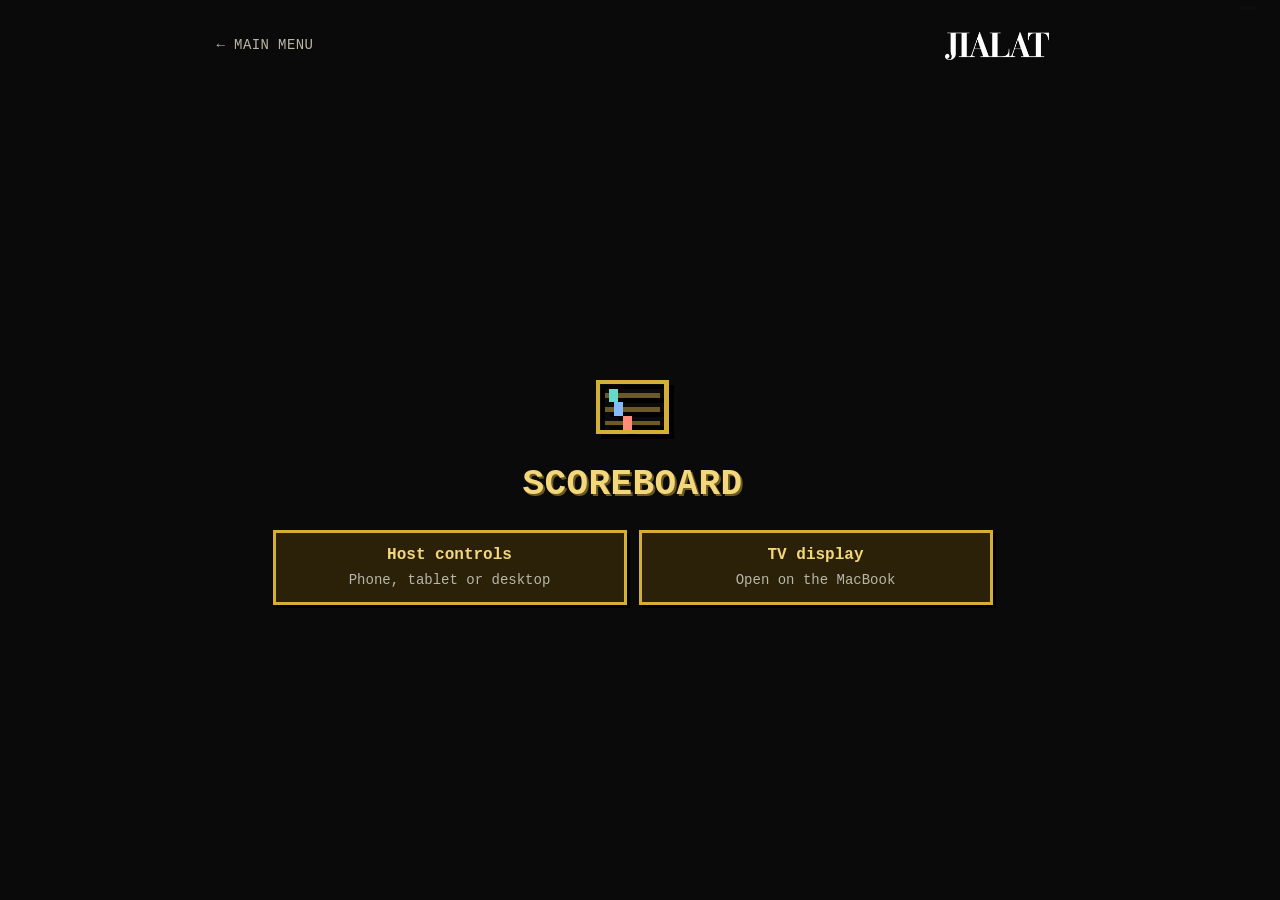
<file: scoreboard/index.html>
<!DOCTYPE html>
<html lang="en"><head><meta name="jialat-build" content="31"><meta name="jialat-scoreboard-build" content="31"><meta charset="utf-8"><meta name="robots" content="noindex">
<meta name="viewport" content="width=device-width,initial-scale=1,viewport-fit=cover">
<meta name="theme-color" content="#0a0a0a">
<meta name="description" content="Nine Christmas games. One overall champion. S$18 for the winner. Choose the host controls or the TV display.">
<title>Scoreboard</title>

<!-- JIALAT identity and share preview. -->
<link rel="icon" href="../assets/favicon.ico?v=brand-1" sizes="16x16 32x32 48x48 64x64">
<link rel="icon" href="../assets/favicon.svg?v=brand-1" type="image/svg+xml" sizes="any">
<link rel="apple-touch-icon" href="../assets/apple-touch-icon.png?v=brand-1" sizes="180x180">
<meta property="og:type" content="website">
<meta property="og:site_name" content="JIALAT 2026">
<meta property="og:title" content="JIALAT 2026 · Christmas Scoreboard">
<meta property="og:description" content="Nine Christmas games. One overall champion. S$18 for the winner. Choose the host controls or the TV display.">
<meta property="og:url" content="https://lucaspeh.github.io/jialat/scoreboard/">
<meta property="og:image" content="https://lucaspeh.github.io/jialat/assets/jialat-share.png?v=brand-1">
<meta property="og:image:width" content="1200">
<meta property="og:image:height" content="630">
<meta property="og:image:alt" content="JIALAT logo with the gold trophy.">
<meta name="twitter:card" content="summary_large_image">
<style>
:root {
  --bg:#0a0a0a;
  --g:#d4af37;
  --l:#f3d77a;
  --d:#6b5a22;
  --t:#f2ead3;
  --muted:#b9b6a8;
  --ice:#86baff;
  --teal:#65d9cb;
  --coral:#ff8b78
}
* {
  box-sizing:border-box;
  margin:0
}
body {
  background:var(--bg);
  color:var(--t);
  font:700 15px/1.45 "Courier New",ui-monospace,monospace;
  letter-spacing:.04em;
  min-height:100vh;
  min-height:100svh
}
button {
  font:inherit;
  color:var(--t);
  background:#161616;
  border:3px solid var(--d);
  padding:10px 12px;
  min-height:48px;
  box-shadow:3px 3px 0 #000;
  cursor:pointer;
  text-transform:uppercase;
  letter-spacing:.04em
}
button:active {
  transform:translate(2px,2px);
  box-shadow:1px 1px 0 #000
}
button.on,button.go {
  border-color:var(--g);
  color:var(--l)
}
button.go {
  background:#2a2108
}
input {
  font:inherit;
  background:#111;
  color:var(--t);
  border:3px solid var(--d);
  padding:8px;
  width:100%
}
.dot {
  position:fixed;
  top:calc(10px + env(safe-area-inset-top,0px));
  right:calc(10px + env(safe-area-inset-right,0px));
  width:12px;
  height:12px;
  background:#555;
  z-index:5
}
.dot.ok {
  background:#5ad17a
}
.dot.bad {
  background:#e5484d
}
#sync {
  position:fixed;
  top:7px;
  right:27px;
  z-index:5;
  font:14px/20px system-ui,sans-serif;
  color:#ddd;
  background:#111b;
  padding:1px 6px;
  border-radius:3px
}
body.host #sync {
  position:sticky;
  top:0;
  right:auto;
  display:block;
  min-height:26px;
  padding:calc(4px + env(safe-area-inset-top,0px)) calc(30px + env(safe-area-inset-right,0px)) 4px 20px;
  max-width:100%;
  text-align:right;
  overflow-wrap:anywhere;
  background:var(--bg)
}
body.tv #H,body:not(.tv) #T {
  display:none
}
body:not(.tv) #tvAudio {
  display:none
}
#tvAudio {
  position:fixed;
  bottom:max(12px,env(safe-area-inset-bottom,0px));
  left:max(16px,env(safe-area-inset-left,0px));
  z-index:6;
  display:block;
  gap:6px;
  align-items:flex-start;
  font:clamp(14px,1.4vh,16px)/1.4 system-ui,sans-serif;
  text-align:left
}
#tvAudio button,#tvAudio summary {
  font:inherit;
  padding:8px 10px;
  min-height:44px;
  min-width:44px;
  letter-spacing:0;
  text-transform:none;
  border:1px solid var(--d);
  background:#111e;
  box-shadow:none;
  color:var(--muted);
  cursor:pointer
}
#tvAudio button[aria-pressed="true"] {
  border-color:var(--teal);
  color:var(--teal)
}
#tvAudio details {
  margin:0;
  position:relative
}
#tvAudio .tone-tests {
  position:static;
  width:100%;
  background:#111;
  padding:8px;
  border:1px solid var(--d);
  display:grid;
  gap:6px
}
#tvAudio .tone-tests small {
  color:var(--muted);
  font-size:inherit
}
/* chooser */
body.landing #H {
  max-width:var(--site-width,880px);
  min-height:100vh;
  min-height:100svh;
  display:grid;
  place-items:center;
  padding:max(24px,env(safe-area-inset-top,0px)) max(var(--site-gutter,24px),env(safe-area-inset-right,0px)) max(24px,env(safe-area-inset-bottom,0px)) max(var(--site-gutter,24px),env(safe-area-inset-left,0px))
}
body.landing .dot {
  display:none
}
.chooser {
  text-align:center;
  width:min(100%,520px)
}
.chooser h1 {
  color:var(--l);
  font-size:clamp(25px,5vw,42px);
  margin:15px 0 20px;
  text-shadow:2px 2px 0 var(--d)
}
.chooser .rw {
  display:grid;
  grid-template-columns:repeat(2,minmax(0,1fr));
  justify-content:center;
  gap:12px
}
.chooser button {
  min-width:0;
  min-height:60px;
  width:100%;
  padding:15px 18px
}
.chooser .back-menu {
  display:inline-flex;
  align-items:center;
  color:var(--muted);
  font-size:var(--text-secondary);
  margin-bottom:20px;
  text-decoration:none;
  min-height:44px
}
.chooser .chooser-intro {
  font-size:calc(14 * var(--font-unit));
  line-height:1.6;
  color:var(--muted);
  font-weight:400;
  margin:0 auto 18px;
  max-width:380px
}
.title-icons {
  display:flex;
  align-items:center;
  justify-content:center;
  gap:30px;
  margin:0 auto 12px
}
.title-side {
  width:78px;
  flex:none
}
.title-side svg {
  display:block;
  width:100%;
  height:auto;
  shape-rendering:crispEdges
}
.title-middle {
  width:144px;
  display:grid;
  place-items:center;
  flex:none
}
#T .title-side {
  width:12vh
}
#T .title-middle {
  width:18vh
}
#T .title-middle svg {
  width:100%;
  height:auto
}
.tree-light {
  animation:tree-twinkle 2.4s steps(2) infinite alternate;
  animation-delay:calc(var(--i)*.22s)
}
.santa-wave {
  transform-origin:14px 11px;
  animation:santa-wave 3s steps(3) infinite
}
@keyframes tree-twinkle {
  to {
    opacity:.4;
    fill:#fff4be
  }
}
@keyframes santa-wave {
  0%,55%,100% {
    transform:none
  }
  15%,35% {
    transform:translateY(-1px) rotate(-12deg)
  }
  25%,45% {
    transform:rotate(8deg)
  }
}
@media(max-width:440px) {
  .title-icons {
    gap:16px
  }
  .title-side {
    width:56px
  }
  .title-middle {
    width:112px
  }
  .title-middle .pixel-abacus {
    width:112px;
    height:90px
  }
}
.pixel-abacus {
  width:144px;
  height:116px;
  shape-rendering:crispEdges;
  filter:drop-shadow(5px 5px 0 #000)
}
.bead-one {
  animation:slide-one 1.8s steps(3) infinite alternate
}
.bead-two {
  animation:slide-two 2.3s steps(4) infinite alternate
}
.bead-three {
  animation:slide-three 2.7s steps(4) infinite alternate
}
@keyframes slide-one {
  to {
    transform:translateX(4px)
  }
}
@keyframes slide-two {
  to {
    transform:translateX(6px)
  }
}
@keyframes slide-three {
  to {
    transform:translateX(3px)
  }
}
.host-icon {
  display:inline-flex;
  vertical-align:middle;
  align-items:center;
  margin-right:8px
}
.host-icon svg {
  animation:tally-tick 1.2s steps(2) infinite;
  transform-origin:bottom left
}
@keyframes tally-tick {
  50% {
    transform:rotate(-10deg)
  }
}
.soundbar {
  display:flex;
  align-items:stretch;
  flex-wrap:wrap;
  gap:10px;
  margin:7px 0 12px
}
.soundbar button {
  padding:12px 14px;
  font-size:calc(14 * var(--font-unit));
  min-height:48px;
  flex:1 1 160px;
  white-space:nowrap
}
.soundbar button.sound-on {
  border-color:var(--teal);
  color:var(--teal)
}
.champion-prize {
  border:1px solid var(--d);
  background:#211b0c;
  padding:8px 10px;
  color:var(--l);
  font-size:var(--text-secondary)
}
.champion-prize small {
  display:block;
  color:var(--muted);
  font-size:var(--text-secondary);
  font-weight:400;
  margin-top:2px
}
.prize-label {
  color:var(--l)
}
.chooser .prize-label {
  font-size:calc(14 * var(--font-unit));
  margin:-8px 0 20px
}
#T .prize-label {
  font-size:2.6vh
}
.spot-prize .cash-prize {
  gap:1.2vw
}
.spot-prize .cash-prize svg {
  width:clamp(54px,10vh,110px)
}
.spot-prize .cash-prize .cash-amount {
  font-size:clamp(28px,5vh,65px);
  color:var(--l)
}
/* host */
#H {
  max-width:860px;
  margin:auto;
  padding:20px max(20px,env(safe-area-inset-right,0px)) calc(28px + env(safe-area-inset-bottom,0px)) max(20px,env(safe-area-inset-left,0px))
}
.hd {
  display:flex;
  align-items:center;
  justify-content:space-between;
  gap:12px;
  flex-wrap:wrap;
  color:var(--g);
  font-size:calc(17 * var(--font-unit));
  margin-bottom:10px
}
.lb {
  color:var(--muted);
  font-size:var(--text-secondary);
  margin:12px 0 6px
}
.sm {
  color:var(--muted);
  font-size:calc(14 * var(--font-unit));
  line-height:1.5
}
.rw,.gd,.tabs {
  display:flex;
  flex-wrap:wrap;
  gap:8px
}
.gd button {
  flex:1 1 30%
}
.tabs {
  display:grid;
  grid-template-columns:repeat(9,minmax(44px,1fr))
}
.tabs button {
  padding:10px 0;
  min-height:48px
}
@media(max-width:500px) {
  .tabs {
    grid-template-columns:repeat(5,minmax(44px,1fr))
  }
}
.card {
  border:3px solid var(--g);
  padding:14px;
  margin-top:12px;
  box-shadow:5px 5px 0 #000,5px 5px 0 1px var(--d)
}
.card h2 {
  color:var(--l);
  margin:4px 0
}
.card p {
  color:#cfc6a8;
  font-weight:400;
  font-size:calc(16 * var(--font-unit));
  line-height:1.55;
  margin-bottom:6px
}
.msg {
  color:var(--l);
  margin-top:8px
}
details {
  margin-top:14px
}
summary {
  cursor:pointer;
  min-height:48px;
  padding:12px 0;
  line-height:1.5;
  color:var(--g)
}
.nr {
  display:grid;
  grid-template-columns:1fr auto auto auto;
  gap:6px;
  align-items:center;
  margin-top:6px
}
.nr button {
  padding:8px;
  min-width:44px;
  width:44px;
  min-height:48px
}
.clock {
  font-size:clamp(30px,8vw,58px);
  color:var(--teal);
  font-variant-numeric:tabular-nums;
  margin:8px 0
}
.turn {
  border:2px solid var(--d);
  padding:12px;
  margin:10px 0;
  background:#111
}
.turn .rw button {
  flex:1 1 190px;
  min-height:48px
}
.turn .rw button.timer-primary {
  min-height:76px;
  font-size:calc(18 * var(--font-unit));
  line-height:1.35;
  padding:16px 14px;
  touch-action:manipulation
}
.turn .rw button.timer-reset {
  flex:0 1 auto;
  font-size:var(--text-secondary);
  min-height:44px
}
.results {
  display:grid;
  gap:7px;
  margin-top:10px
}
.result {
  display:grid;
  grid-template-columns:minmax(0,1fr) minmax(104px,150px) auto;
  align-items:center;
  gap:8px;
  padding:10px 0;
  border-bottom:1px solid #332e1f
}
.result input {
  font-variant-numeric:tabular-nums
}
.result b {
  min-width:52px;
  text-align:right;
  color:var(--l)
}
.result .who {
  overflow-wrap:anywhere;
  font-size:calc(16 * var(--font-unit));
  line-height:1.45
}
.hint {
  color:#cfc6a8;
  font-size:calc(14 * var(--font-unit));
  line-height:1.5;
  font-weight:400;
  margin-top:8px
}
.warn {
  color:var(--coral);
  margin-top:8px
}
@media(max-width:440px) {
  .result {
    grid-template-columns:minmax(0,1fr) 100px auto
  }
  .result b {
    min-width:34px
  }
}
.hostcheck {
  font-weight:400;
  color:#cfc6a8;
  padding:4px 0 8px
}
/* tv */
#T {
  height:100vh;
  padding:3vh 4vw;
  text-align:center
}
#msg {
  display:flex;
  height:100%;
  flex-direction:column;
  align-items:center;
  justify-content:center;
  gap:2.4vh
}
#msg.spotlight {
  border:1vh solid var(--g);
  background:radial-gradient(circle at 50% 42%,#2b220d 0%,#0a0a0a 68%);
  padding:3vh 4vw;
  gap:2vh
}
#msg.spotlight.trophy {
  border-color:var(--coral);
  background:radial-gradient(circle at 50% 42%,#341c19 0%,#0a0a0a 68%)
}
#msg.spotlight h1 {
  font-size:clamp(46px,10vh,130px);
  line-height:1.02;
  letter-spacing:.08em
}
#msg.spotlight .spot-name {
  font-size:clamp(42px,9vh,120px);
  line-height:1.1;
  color:#fff;
  text-shadow:.7vh .7vh 0 #000;
  overflow-wrap:anywhere
}
#msg.spotlight .spot-rank {
  font-size:clamp(20px,4vh,48px);
  color:var(--g);
  letter-spacing:.18em
}
#msg.spotlight.trophy .spot-rank {
  color:var(--coral)
}
#msg.spotlight .spot-icon svg {
  width:min(17vh,170px);
  height:auto
}
#msg.rules {
  gap:1.3vh;
  padding:1vh 0
}
#msg.timer-view {
  gap:2vh;
  padding:2vh 3vw;
  border:.5vh solid var(--teal);
  background:radial-gradient(ellipse at center,#102722,#0a0a0a 72%)
}
#msg.timer-view h1 {
  font-size:clamp(28px,5.7vh,76px);
  line-height:1.1
}
#msg.timer-view .timer-team {
  font-size:clamp(24px,4vh,52px);
  color:var(--teal)
}
#msg.timer-view .timer-names {
  font-size:clamp(18px,2.8vh,36px);
  max-width:86vw;
  overflow-wrap:anywhere;
  font-weight:400
}
#tvClock {
  font-size:clamp(100px,24vh,300px);
  line-height:1;
  font-variant-numeric:tabular-nums;
  letter-spacing:.03em;
  color:var(--teal);
  text-shadow:.8vh .8vh 0 #000
}
#tvClockPhase {
  font-size:clamp(24px,4vh,52px);
  color:var(--l);
  min-height:5vh
}
#tvClockHint {
  font-size:clamp(18px,3vh,40px);
  font-weight:400;
  max-width:84vw
}
.tv-clock-track {
  width:80vw;
  max-width:1100px;
  height:2.2vh;
  border:.3vh solid var(--d);
  background:#111
}
#tvClockBar {
  height:100%;
  background:var(--teal);
  transform-origin:left center;
  transition:transform .1s linear
}
#msg.timer-view.urgent #tvClock {
  color:var(--coral)
}
#msg.timer-view.urgent #tvClockBar {
  background:var(--coral)
}
#msg.timer-view.ended {
  border-color:var(--coral)
}
#msg.timer-view.ended #tvClockPhase {
  color:var(--coral)
}
#msg.rules h1 {
  font-size:clamp(28px,6vh,76px);
  line-height:1.05
}
.guideGoal {
  font-size:clamp(18px,3vh,38px);
  color:#fff;
  font-weight:400;
  max-width:90vw
}
.guideSteps {
  display:grid;
  grid-template-columns:repeat(3,minmax(0,1fr));
  gap:1vw;
  width:92vw;
  text-align:left
}
.guideStep {
  border:.4vh solid var(--d);
  background:#111;
  padding:1.2vh 1vw;
  font-size:clamp(15px,2.3vh,30px);
  line-height:1.25;
  min-height:12vh
}
.guideStep b {
  color:var(--ice);
  display:block;
  font-size:2vh;
  margin-bottom:.6vh
}
.guideFacts {
  display:flex;
  gap:1vw;
  width:92vw
}
.guideFact {
  flex:1;
  min-width:0;
  border:.4vh solid var(--g);
  padding:.7vh 1vw;
  font-size:clamp(15px,2.4vh,31px);
  line-height:1.2
}
.guideFact:nth-child(2) {
  border-color:var(--teal)
}
.guideFact b {
  color:var(--g);
  display:block;
  font-size:1.8vh;
  letter-spacing:.12em;
  margin-bottom:.3vh
}
.gameScene {
  height:19vh;
  min-height:135px;
  width:92vw;
  display:flex;
  align-items:center;
  justify-content:center
}
.gameScene svg {
  width:min(82vw,900px);
  height:100%;
  overflow:visible;
  shape-rendering:crispEdges
}
.gameScene text {
  font-family:"Courier New",monospace;
  font-weight:700;
  letter-spacing:.04em
}
.gameScene .scene-note {
  font-size:15px;
  fill:var(--muted)
}
.gameScene .scene-caption {
  font-size:16px;
  fill:var(--ice)
}
.gameScene .scene-finish {
  font-size:18px;
  fill:var(--teal)
}
.gameScene .person-line {
  fill:none;
  stroke:var(--t);
  stroke-width:6;
  stroke-linecap:square;
  stroke-linejoin:miter
}
.scene-1 { --demo-cycle:3.2s; }
.scene-1 .blower-tip {
  transform-origin:155px 76px;
  animation:blower-pop var(--demo-cycle) steps(4) infinite
}
.scene-1 .cotton {
  animation:cotton-off var(--demo-cycle) ease-in infinite
}
.scene-1 .contact {
  animation:contact-flash var(--demo-cycle) steps(1) infinite
}
@keyframes blower-pop {
  0%,12%,90%,100% {
    transform:scaleX(.3)
  }
  35%,58% {
    transform:scaleX(1)
  }
}
@keyframes cotton-off {
  0%,38% { transform:none; }
  65%,100% { transform:translate(54px,53px); }
}
@keyframes contact-flash {
  0%,36%,65%,100% {
    opacity:0
  }
  38%,56% {
    opacity:1
  }
}
.scene-2 { --demo-cycle:5.5s; }
.scene-2 .fan-head {
  transform-origin:116px 112px;
  animation:head-fan var(--demo-cycle) ease-in-out infinite
}
.scene-2 .fan-air {
  animation:plate-air var(--demo-cycle) ease-in-out infinite
}
.scene-2 .candle-flame {
  transform-origin:460px 74px;
  animation:fan-flame var(--demo-cycle) steps(3) infinite
}
.scene-2 .flame-out { animation:flame-out var(--demo-cycle) steps(1) infinite; }
@keyframes flame-out {
  0%,100% { opacity:0; }
  56%,91% { opacity:1; }
}
@keyframes head-fan {
  0%,10%,30%,50%,100% {
    transform:rotate(-7deg)
  }
  20%,40%,60% {
    transform:rotate(7deg)
  }
  72%,92% {
    transform:none
  }
}
@keyframes plate-air {
  0%,12%,70%,100% {
    opacity:0;
    transform:translateX(-15px)
  }
  20%,40%,60% {
    opacity:1;
    transform:translateX(20px)
  }
}
@keyframes fan-flame {
  0%,16%,34% {
    opacity:1;
    transform:none
  }
  24%,42% {
    transform:scaleX(.6) rotate(15deg)
  }
  56%,91% {
    opacity:0;
    transform:translateY(-8px)
  }
  100% {
    opacity:1
  }
}
.scene-3 { --demo-cycle:6.8s; }
.scene-3 .lower-ribbon {
  animation:three-drops var(--demo-cycle) ease-in-out infinite
}
.scene-3 .ribbon-arm-left {
  transform-origin:107px 66px;
  animation:ribbon-arm-left var(--demo-cycle) ease-in-out infinite
}
.scene-3 .ribbon-arm-right {
  transform-origin:533px 66px;
  animation:ribbon-arm-right var(--demo-cycle) ease-in-out infinite
}
@keyframes ribbon-arm-left {
  0%,9%,34%,58%,100% {
    transform:none
  }
  20%,26%,44%,50%,68%,88% {
    transform:rotate(46deg)
  }
}
@keyframes ribbon-arm-right {
  0%,9%,34%,58%,100% {
    transform:none
  }
  20%,26%,44%,50%,68%,88% {
    transform:rotate(-46deg)
  }
}
.scene-3 .drop-count {
  opacity:0;
  font-size:25px;
  fill:var(--teal)
}
.scene-3 .count-one {
  animation:drop-one var(--demo-cycle) steps(1) infinite
}
.scene-3 .count-two {
  animation:drop-two var(--demo-cycle) steps(1) infinite
}
.scene-3 .count-three {
  animation:drop-three var(--demo-cycle) steps(1) infinite
}
@keyframes three-drops {
  0%,9%,34%,58%,100% {
    transform:none
  }
  20%,26%,44%,50%,68%,88% {
    transform:translateY(40px)
  }
}
@keyframes drop-one {
  20%,43% {
    opacity:1
  }
  0%,19%,44%,100% {
    opacity:0
  }
}
@keyframes drop-two {
  44%,67% {
    opacity:1
  }
  0%,43%,68%,100% {
    opacity:0
  }
}
@keyframes drop-three {
  68%,91% {
    opacity:1
  }
  0%,67%,92%,100% {
    opacity:0
  }
}
.scene-4 { --demo-cycle:6s; }
.scene-4 .spoken {
  animation:speak-once var(--demo-cycle) steps(1) infinite
}
.scene-4 .go-out {
  animation:speech-flames var(--demo-cycle) steps(1) infinite;
  animation-delay:calc(var(--i)*.07s)
}
.scene-4 .smoke {
  animation:candle-smoke var(--demo-cycle) ease-out infinite
}
.scene-4 .count-example {
  animation:example-count var(--demo-cycle) steps(1) infinite
}
@keyframes speak-once {
  0%,12%,63%,100% {
    opacity:0
  }
  14%,61% {
    opacity:1
  }
}
@keyframes speech-flames {
  0%,37%,100% {
    opacity:1
  }
  40%,90% {
    opacity:0
  }
}
@keyframes candle-smoke {
  0%,39%,70%,100% {
    opacity:0;
    transform:none
  }
  45%,55% {
    opacity:.8;
    transform:translateY(-10px)
  }
}
@keyframes example-count {
  0%,51%,94%,100% {
    opacity:0
  }
  53%,92% {
    opacity:1
  }
}
.scene-5 { --demo-cycle:6s; }
.scene-5 .placed-tree,.scene-5 .release-hand {
  animation:supported-place var(--demo-cycle) ease-in-out infinite
}
.scene-5 .release-hand {
  animation-name:release-hand
}
.scene-5 .measure {
  animation:measure-base var(--demo-cycle) steps(1) infinite
}
.scene-5 .reach-arm {
  transform-origin:254px 85px;
  animation:reach-arm var(--demo-cycle) ease-in-out infinite
}
@keyframes reach-arm {
  0%,14%,100% {
    transform:none
  }
  54%,62% { transform:scale(1.32,2.39); }
  72%,100% { transform:none; }
}
@keyframes supported-place {
  0%,14%,100% {
    transform:none
  }
  54%,90% {
    transform:translate(30px,25px)
  }
}
@keyframes release-hand {
  0%,14%,100% {
    transform:none;
    opacity:1
  }
  54%,62% {
    transform:translate(30px,25px);
    opacity:1
  }
  68%,90% {
    transform:translate(10px,5px);
    opacity:0
  }
}
@keyframes measure-base {
  0%,62%,96%,100% {
    opacity:0
  }
  64%,94% {
    opacity:1
  }
}
.scene-6 { --demo-cycle:6s; }
.scene-6 .unroll-roll {
  transform-origin:165px 78px;
  animation:roll-unwind var(--demo-cycle) linear infinite
}
.scene-6 .unrolled-tail {
  stroke-dasharray:1;
  stroke-dashoffset:1;
  animation:tail-unwind var(--demo-cycle) linear infinite
}
.scene-6 .unroll-finish {
  animation:unroll-finish var(--demo-cycle) steps(1) infinite
}
@keyframes roll-unwind {
  0%,10%,100% {
    transform:none;
    opacity:1
  }
  70%,91% {
    transform:rotate(660deg) scale(.05);
    opacity:0
  }
  95% {
    opacity:0
  }
}
@keyframes tail-unwind {
  0%,10%,100% {
    stroke-dashoffset:1
  }
  70%,91% {
    stroke-dashoffset:0
  }
}
@keyframes unroll-finish {
  0%,69%,95%,100% {
    opacity:0
  }
  71%,93% {
    opacity:1
  }
}
.scene-7 { --demo-cycle:6.5s; }
.scene-7 .spinner-a,.scene-7 .spinner-b {
  transform-origin:0 85px;
  animation:body-spin var(--demo-cycle) ease-in-out infinite
}
.scene-7 .spinner-b {
  --turn-width:-.65
}
.scene-7 .wrap-a {
  transform-origin:190px 84px;
  animation:unwrap-a var(--demo-cycle) ease-in-out infinite
}
.scene-7 .wrap-b {
  transform-origin:450px 84px;
  animation:wrap-b var(--demo-cycle) ease-in-out infinite
}
.scene-7 .transfer-thread {
  stroke-dasharray:9 5;
  animation:thread-flow 1s linear infinite,thread-done var(--demo-cycle) steps(1) infinite
}
.scene-7 .transfer-finish {
  animation:transfer-finish var(--demo-cycle) steps(1) infinite
}
@keyframes body-spin {
  0%,12%,32%,52%,72%,100% { transform:scaleX(1); }
  22%,42%,62% { transform:scaleX(var(--turn-width,-1)); }
}
@keyframes unwrap-a {
  0%,12%,100% {
    transform:none;
    opacity:1
  }
  72%,92% {
    transform:scaleY(.05);
    opacity:0
  }
}
@keyframes wrap-b {
  0%,12%,100% {
    transform:scaleY(.05);
    opacity:0
  }
  72%,92% {
    transform:none;
    opacity:1
  }
}
@keyframes thread-flow {
  to {
    stroke-dashoffset:-28
  }
}
@keyframes thread-done {
  0%,70%,100% {
    opacity:1
  }
  72%,94% {
    opacity:0
  }
}
@keyframes transfer-finish {
  0%,71%,96%,100% {
    opacity:0
  }
  73%,94% {
    opacity:1
  }
}
.scene-8 { --demo-cycle:7s; }
.scene-8 .courier {
  animation:knee-carry var(--demo-cycle) ease-in-out infinite
}
.scene-8 .knee-ball {
  animation:knee-drop var(--demo-cycle) ease-in-out infinite
}
.scene-8 .tag-flash {
  animation:relay-tag var(--demo-cycle) steps(1) infinite
}
.scene-8 .landed-ball {
  animation:landed-ball var(--demo-cycle) steps(1) infinite
}
@keyframes landed-ball {
  0%,51% {
    opacity:0
  }
  52%,100% {
    opacity:1
  }
}
.scene-8 .walking-leg {
  transform-origin:170px 84px;
  animation:knee-step var(--demo-cycle) steps(2) infinite
}
@keyframes knee-carry {
  0%,9%,84%,100% {
    transform:none
  }
  42%,58% {
    transform:translateX(220px)
  }
}
@keyframes knee-drop {
  0%,43%,100% {
    transform:none;
    opacity:1
  }
  51% {
    transform:translateY(24px);
    opacity:1
  }
  52%,99.9% {
    transform:translateY(24px);
    opacity:0
  }
}
@keyframes relay-tag {
  0%,83% {
    opacity:0
  }
  84%,100% {
    opacity:1
  }
}
@keyframes knee-step {
  0%,9%,25%,42%,58%,72%,84%,100% { transform:none; }
  17%,33%,65%,78% { transform:rotate(5deg); }
}
.scene-9 { --demo-cycle:7s; }
.scene-9 .stack-head {
  animation:place-head-cup var(--demo-cycle) ease-in-out infinite
}
.scene-9 .stack-left {
  animation:place-left-cup var(--demo-cycle) ease-in-out infinite
}
.scene-9 .stack-right {
  animation:place-right-cup var(--demo-cycle) ease-in-out infinite
}
.scene-9 .cup-hand {
  animation:hands-away var(--demo-cycle) steps(1) infinite
}
.scene-9 .balanced {
  animation:balanced-hold var(--demo-cycle) steps(1) infinite
}
@keyframes place-head-cup {
  0%,8%,100% {
    transform:none
  }
  35%,91% {
    transform:translate(160px,-75px)
  }
}
@keyframes place-left-cup {
  0%,24%,100% {
    transform:none
  }
  51%,91% {
    transform:translate(68px,-38px)
  }
}
@keyframes place-right-cup {
  0%,40%,100% {
    transform:none
  }
  67%,91% {
    transform:translate(-112px,-22px)
  }
}
@keyframes hands-away {
  0%,68%,100% {
    opacity:1
  }
  70%,94% {
    opacity:0
  }
}
@keyframes balanced-hold {
  0%,69%,96%,100% {
    opacity:0
  }
  71%,94% {
    opacity:1
  }
}
#msg.rules .gr {
  width:92vw;
  gap:.8vw
}
#msg.rules .gb {
  flex:1 1 16%;
  min-width:15%;
  font-size:clamp(14px,2.1vh,27px);
  padding:.7vh .7vw;
  overflow-wrap:anywhere
}
#msg.rules .tag {
  font-size:calc(clamp(16px,2.2vh,26px) * var(--display-text-scale));
  padding:.5vh 1.5vw
}
@media(max-height:700px) {
  #msg.rules {
    gap:.8vh
  }
  .guideStep {
    min-height:0;
    font-size:2.1vh
  }
  .guideGoal {
    font-size:2.7vh
  }
}
#bd {
  height:100%;
  flex-direction:column
}
#T h1 {
  font-size:7vh;
  color:var(--l);
  text-shadow:.6vh .6vh 0 #000
}
.tag {
  border:.5vh solid var(--g);
  padding:.8vh 2vw;
  font-size:2.6vh;
  color:var(--g)
}
.rl {
  font-size:3.2vh;
  max-width:70vw;
  font-weight:400;
  color:#cfc6a8
}
.gr {
  display:flex;
  gap:2vw;
  flex-wrap:wrap;
  justify-content:center
}
.gb {
  border:.5vh solid var(--d);
  padding:1.4vh 2vw;
  font-size:2.8vh;
  background:#111
}
#T .sm {
  font-size:2.6vh
}
#ban {
  height:6vh;
  font-size:3.4vh;
  color:var(--l);
  margin-top:1vh
}
#rows {
  position:relative;
  flex:1;
  margin-top:1vh
}
.row {
  position:absolute;
  left:0;
  right:0;
  top:0;
  height:10%;
  transition:transform 580ms var(--motion-ease)
}
.in {
  height:100%;
  padding:.5vh 0;
  display:flex;
  align-items:center;
  gap:2vw
}
.rk {
  width:6vh;
  font-size:4vh;
  color:var(--g)
}
.bar {
  flex:1;
  height:100%;
  border:.5vh solid var(--d);
  background:#111;
  position:relative;
  display:flex;
  align-items:center
}
.bar i {
  position:absolute;
  left:0;
  top:0;
  bottom:0;
  background:var(--c);
  width:100%;
  transform:scaleX(0);
  transform-origin:left center;
  transition:transform 580ms var(--motion-ease)
}
.nm {
  position:relative;
  z-index:1;
  padding-left:2vw;
  font-size:3.6vh;
  text-shadow:.4vh .4vh 0 #000;
  display:flex;
  gap:1.2vw;
  align-items:center
}
.cash-prize {
  display:inline-flex;
  flex:0 0 auto;
  align-items:center;
  gap:.5vw;
  line-height:1;
  filter:drop-shadow(2px 2px 0 #082b20)
}
.cash-prize svg {
  width:clamp(36px,5.5vh,62px);
  height:auto;
  overflow:visible
}
.cash-amount {
  font-size:clamp(14px,2.2vh,25px);
  color:#fff8df;
  text-shadow:2px 2px 0 #082b20;
  white-space:nowrap
}
.cash-note {
  transform-box:fill-box;
  transform-origin:center
}
.cash-note.back {
  animation:cash-back 2.4s steps(4) infinite
}
.cash-note.front {
  animation:cash-front 2.4s steps(4) infinite
}
@keyframes cash-back {
  0%,100% {
    transform:translateY(0) rotate(-5deg)
  }
  50% {
    transform:translate(1px,-2px) rotate(1deg)
  }
}
@keyframes cash-front {
  0%,100% {
    transform:translateY(0)
  }
  50% {
    transform:translateY(1px) rotate(3deg)
  }
}
.pt {
  width:11vh;
  font-size:4.4vh;
  color:var(--l);
  text-align:right
}
.z0 {
  --c:#d4af37
}
.z1 {
  --c:#355b6c
}
.z2 {
  --c:#865047
}
.z3 {
  --c:#a8262c
}
.hid .bar i {
  transform:scaleX(0)!important;
  transition:none
}
.hid .nm {
  color:#555
}
#lg {
  display:flex;
  flex-wrap:wrap;
  justify-content:center;
  gap:.3vh 1.5vw;
  font-size:1.8vh;
  color:var(--muted);
  margin-top:1vh
}
.bob {
  animation:bob 1s steps(2) infinite
}
.wob {
  animation:wob .6s steps(2) infinite
}
@keyframes bob {
  50% {
    transform:translateY(-1.2vh)
  }
}
@keyframes wob {
  50% {
    transform:rotate(-8deg)
  }
}
.relay-details {
  margin-top:18px;
  padding:10px 12px;
  border:1px solid #6b5a22;
  background:#111;
  color:#b9b6a8;
  text-align:left
}
.relay-details summary {
  min-height:44px;
  display:list-item;
  list-style-position:inside;
  padding:12px 0;
  cursor:pointer;
  color:#f3d77a;
  font-size:var(--text-secondary)
}
.relay-details p {
  white-space:pre-line;
  font-size:var(--text-secondary);
  line-height:1.6;
  font-weight:400;
  margin:8px 0
}
.relay-actions {
  display:flex;
  flex-wrap:wrap;
  gap:8px
}
.relay-actions button {
  min-height:44px;
  padding:9px 11px;
  font-size:var(--text-secondary);
  letter-spacing:0;
  box-shadow:none;
  margin:0;
  flex:1 1 150px;
  border:2px solid #6b5a22;
  background:#161616;
  color:#f2ead3
}
.relay-details textarea {
  display:block;
  width:100%;
  min-height:130px;
  margin-top:10px;
  font:16px/1.4 "Courier New",ui-monospace,monospace;
  color:#f2ead3;
  background:#080808;
  border:2px solid #6b5a22
}
/* Navigation, safe areas and keyboard focus. */
html  {
  -webkit-text-size-adjust: 100%;
  color-scheme: dark;
}
a[href="../"]  {
  display: inline-flex;
  align-items: center;
  min-height: 44px;
  color: #b9b6a8;
  font-size:var(--text-secondary);
  line-height: 1.4;
  text-decoration: none;
  touch-action: manipulation;
  -webkit-tap-highlight-color: transparent;
}
a[href="../"]:focus-visible  {
  outline: 3px solid #86baff;
  outline-offset: 4px;
}
a[href="../"]:active  {
  color: #f3d77a;
}
button, summary  {
  -webkit-tap-highlight-color: transparent;
  touch-action: manipulation;
}
.hd .menu-return  {
  font-weight: 400;
}
@media (max-width: 760px)  {
  input, select, textarea  {
    font-size:calc(16 * var(--font-unit));
  }
}
/* Original group artwork, kept separate from the game controls. */
.brand-signature  {
  display: flex;
  justify-content: center;
  margin: 26px 0 8px;
  line-height: 0;
}
.brand-signature img  {
  display: block;
  width: 120px;
  max-width: 100%;
  height: auto;
}
.soundbar .hint {
  flex:1 0 100%;
  margin:0
}
.result:last-child {
  border-bottom:0
}
body.tv #sync {
  font-size:clamp(14px,1.4vh,16px)
}
@media(max-width:519px) {
  .chooser .rw {
    grid-template-columns:1fr
  }
}
@media(max-width:359px) {
  body.host #H {
    padding-left:max(16px,env(safe-area-inset-left,0px));
    padding-right:max(16px,env(safe-area-inset-right,0px))
  }
}
body[data-page="scoreboard"] #hostScreens { margin:0 0 16px; }
#hostScreens[open] { padding-bottom:2px; }
#hostScreens > summary { overflow-wrap:anywhere; }
#hostScreens .tv-mode-status {
  color:var(--color-teal);
  margin-inline-start:.5em;
  font-size:var(--text-secondary);
}
body[data-page="scoreboard"] #playerNames { margin-top:18px; }
body[data-page="scoreboard"] #hostScreens .tv-modes {
  display:grid;
  grid-template-columns:repeat(2,minmax(0,1fr));
  gap:8px;
}
body[data-page="scoreboard"] #hostScreens .tv-modes button {
  min-width:0;
  white-space:normal;
  overflow-wrap:anywhere;
}
body[data-page="scoreboard"] #hostScreens .tv-modes button[aria-pressed="true"] {
  color:var(--color-gold-light);
  background:#332610;
  border-color:var(--color-gold);
}
@media(min-width:760px) {
  body[data-page="scoreboard"] #hostScreens .tv-modes { grid-template-columns:repeat(3,minmax(0,1fr)); }
}
button:focus-visible,a:focus-visible,input:focus-visible,select:focus-visible,textarea:focus-visible,summary:focus-visible {
  outline:3px solid var(--ice);
  outline-offset:4px
}
@media(prefers-reduced-motion:reduce) {
  :not(.gameScene *), *::before, *::after { animation:none!important; }
  *, *::before, *::after { transition:none!important; }
  /* Freeze each demonstration during its result hold, including its finish label. */
  .gameScene * {
    animation-play-state:paused!important;
    animation-delay:calc(-.86 * var(--demo-cycle))!important;
  }
}

/* Event navigation and display controls. */

.page-wordmark{display:block;width:104px;max-width:32vw;height:auto;flex:none}
.host-brand{display:flex;align-items:center;gap:8px;min-width:0}.host-brand .page-wordmark{width:88px}.host-brand .host-icon{margin-right:0}.host-role{font-size:var(--text-secondary)}
.chooser-topbar{display:flex;align-items:center;justify-content:space-between;gap:14px;margin-bottom:24px}.chooser-topbar .back-menu{margin:0}
.tv-wordmark{display:none}body.tv .tv-wordmark{display:block;position:fixed;right:max(16px,env(safe-area-inset-right,0px));bottom:max(12px,env(safe-area-inset-bottom,0px));width:96px;height:auto;z-index:5;pointer-events:none}
#tvAudio>summary{display:block;min-height:44px;min-width:96px;padding:10px 14px;border:1px solid var(--d);background:#111;color:var(--muted);cursor:pointer;list-style:none}
#tvAudio>summary::-webkit-details-marker{display:none}#tvAudio.sound-ready>summary{border-color:var(--teal);color:var(--teal)}
#tvAudio .display-controls-panel{position:absolute;bottom:calc(100% + 8px);left:0;width:min(290px,calc(100vw - 32px));max-height:70vh;overflow:auto;padding:12px;background:#111;border:2px solid var(--d);box-shadow:4px 4px 0 #000}
#tvAudio .display-controls-panel>button{width:100%;margin-bottom:8px}#tvAudio .display-controls-panel>a{display:flex;align-items:center;min-height:44px;margin-top:8px;border-top:1px solid var(--d);padding-top:8px}
#tvAudio .tone-tests{padding:8px 0;border:0}

</style><link rel="stylesheet" href="../assets/layout.css?v=26">
<link rel="stylesheet" href="../assets/festive.css?v=26">
<link rel="stylesheet" href="../assets/tv-reveals.css?v=4.1">
<link rel="stylesheet" href="../assets/motion.css?v=4.1">
<link rel="stylesheet" href="../assets/event-title.css?v=2">
<script src="../assets/event-title.js?v=1"></script>
<link rel="stylesheet" href="../assets/championship.css?v=3">
</head><body data-page="scoreboard"><section class="boot-state" id="site-boot" aria-labelledby="boot-title"><h1 id="boot-title">Opening JIALAT…</h1><p id="boot-message">The game controls are loading. If this page does not finish opening, reload or return to the main menu.</p><div class="boot-actions"><a href="">Reload page</a><a href="../">Main menu</a></div><noscript><p>JavaScript is required for the live games. Enable JavaScript to open the controls.</p></noscript></section>
<i id="dot" class="dot"></i>
<span id="sync" role="status" aria-live="polite"></span>
<button class="tv-sound-start" id="tvAudioStart" onclick="enableTvSound()" hidden>Turn on sound</button>
<details id="tvAudio"><summary id="tvControlSummary">Sound off</summary><div class="display-controls-panel"><button type="button" data-fullscreen>Full screen</button><p data-display-note role="status"></p><button id="tvAudioToggle" onclick="toggleTvSound()">Turn on TV sound</button><button id="tvSoundTest" onclick="previewTvCue('test')">Test sound</button><details id="tvAudioTests"><summary>Test tones</summary><div class="tone-tests"><small>Audio plays from this screen.</small><button onclick="previewTvCue('end')">Timer · Time’s up</button><button onclick="previewTvCue('happy')">2–6 · Happy</button><button onclick="previewTvCue('organiser')">7–9 · Oh no!</button><button onclick="previewTvCue('champion')">1st · Champion</button><button onclick="previewTvCue('cheeky')">10th · Cheeky</button></div></details><a href="../">← MAIN MENU</a></div></details>
<img class="tv-wordmark" src="../assets/jialat-wordmark.png?v=brand-1" alt="JIALAT" width="800" height="208" decoding="async">
<main id="H"></main>
<div id="T"><div id="msg"></div><section id="bd" aria-labelledby="th"><div class="board-head"><div><h1 id="th" tabindex="-1"></h1><p id="boardHint"></p></div><button class="tv-return" id="backToClosing" type="button" hidden>Championship summary</button></div><div id="ban" aria-live="polite"></div><div id="rows"></div><div id="lg"><span style="color:var(--l)">1ST · S$18 CASH PRIZE</span><span>2–6 SAFE</span><span>7–9 NEXT YEAR’S ORGANISERS</span><span>10TH · THE JIALAT TROPHY</span></div></section></div>
<script src="../assets/motion.js?v=4.1"></script>
<script src="../assets/ui.js?v=31"></script>
<script src="../assets/reliability.js?v=31"></script>
<script>

// Connection state is shared by the three apps on this browser. No game data is stored here.
var relayFetch=window.JialatUI&&JialatUI.relayFetch?JialatUI.relayFetch:fetch;
var relayMemory={until:0,reason:'Relay busy (429)'},relayQuotaPromise=null,relayDetailsOpen=false;
function relayRead(key){try{return JSON.parse(localStorage.getItem(key)||'null')}catch(e){return null}}
function relayWrite(key,value){try{localStorage.setItem(key,JSON.stringify(value))}catch(e){}}
function relayInfo(){var x=relayRead('jialat-relay-adminforge-hold');if(x&&typeof x.until==='number'&&isFinite(x.until)&&x.until>relayMemory.until)relayMemory=x;return relayMemory}
function relayWait(){return Math.max(0,relayInfo().until-Date.now())}
function relayLocalTime(at){try{return new Date(at).toLocaleString([],{day:'numeric',month:'short',hour:'2-digit',minute:'2-digit'})}catch(e){return new Date(at).toLocaleString()}}
function relayWaitLabel(){var x=relayInfo(),wait=Math.ceil(relayWait()/1000);var label={42901:'Connection busy',42903:'Too many game tabs open',42905:'Daily data limit reached',42908:'Daily message limit reached',42911:'Too many games started'}[x.code]||(/daily/i.test(x.reason||'')?'Daily message limit reached':'Connection busy');return label+(x.resetKnown&&x.code===42908?' · resets '+relayLocalTime(x.until):' · next check in '+wait+'s')}
function relayLater(fn,ms){return setTimeout(fn,Math.min(2147483000,Math.max(0,ms)))}
function relayRetryDelay(failures){return Math.min(60000,5000*Math.pow(2,Math.min(4,Math.max(0,failures-1))))}
function relayWaitingError(){var e=Error('HTTP 429');e.status=429;e.retryAfterMs=relayWait();e.ntfyCode=relayInfo().code||0;return e}
function relayReason(code,detail){return {42901:'Too many requests (42901)',42903:'Too many open game tabs (42903)',42905:'Daily data allowance reached (42905)',42908:'Daily relay allowance reached (42908)',42911:'Too many new games (42911)'}[code]||(/daily/i.test(detail)?'Daily relay allowance reached (429)':'Relay busy (429)')}
function relayQuota(){var q=relayRead('jialat-relay-adminforge-quota');return q&&Number.isFinite(q.limit)&&q.limit>0&&Number.isFinite(q.remaining)&&q.remaining>=0&&Number.isFinite(q.checkedAt)&&Number.isFinite(q.resetAt)?q:null}
function relayUseQuota(q){
 if(q&&q.remaining===0&&q.resetAt>Date.now()&&q.resetAt>relayInfo().until){relayMemory={until:q.resetAt,reason:'Daily relay allowance used up',code:42908,resetKnown:true,source:'quota-status'};relayWrite('jialat-relay-adminforge-hold',relayMemory)}
}
async function relayQuotaCheck(force=false){
 var cached=relayQuota();if(force!==true&&cached&&Date.now()-cached.checkedAt<60000){relayUseQuota(cached);return cached}
 if(relayQuotaPromise)return relayQuotaPromise;
 relayQuotaPromise=(async function(){var c=new AbortController(),timer=setTimeout(function(){c.abort()},8000);try{
  var r=await relayFetch('https://ntfy.adminforge.de/v1/account',{cache:'no-store',credentials:'omit',signal:c.signal});if(!r.ok)return null;
  var x=await r.json(),l=x&&x.limits,s=x&&x.stats;if(!l||!s||l.basis!=='ip'||!Number.isFinite(l.messages)||l.messages<=0||!Number.isFinite(s.messages_remaining)||s.messages_remaining<0||!Number.isFinite(s.reset_at))return null;
  var q={limit:l.messages,remaining:Math.min(l.messages,s.messages_remaining),used:Number.isFinite(s.messages)?s.messages:l.messages-s.messages_remaining,resetAt:s.reset_at*1000,checkedAt:Date.now(),basis:'ip'};
  relayWrite('jialat-relay-adminforge-quota',q);relayUseQuota(q);return q;
 }catch(e){return null}finally{clearTimeout(timer)}})();
 try{return await relayQuotaPromise}finally{relayQuotaPromise=null}
}
async function relayResponseError(response){
 var e=Error('HTTP '+response.status);e.status=response.status;if(response.status!==429)return e;
 var raw=response.headers.get('Retry-After'),seconds=raw!==null&&String(raw).trim()!==''?Number(raw):NaN;
 var delay=isFinite(seconds)?Math.max(0,seconds*1000):Date.parse(raw)-Date.now(),known=Number.isFinite(delay),detail='',code=0;
 try{var body=await response.json();detail=body&&typeof body.error==='string'?body.error:'';code=body&&Number.isSafeInteger(body.code)?body.code:0}catch(ignore){}
 // Some cross-origin services do not expose Retry-After. Their JSON usage response exposes the reset time.
 if(!known&&(code===42908||code===42905||/daily.*message|message.*daily/i.test(detail))){var q=await relayQuotaCheck(true);if(q&&(code===42905||code===42908||q.remaining===0)&&q.resetAt>Date.now()){delay=q.resetAt-Date.now();known=true}}
 if(!known)delay=(code===42908||code===42905)?1800000:30000;
 var at=Date.now(),until=at+Math.max(5000,delay),previous=relayInfo();
 if(until>=previous.until){relayMemory={until:until,reason:relayReason(code,detail),code:code,resetKnown:known,source:'server-response'};relayWrite('jialat-relay-adminforge-hold',relayMemory)}
 relayWrite('jialat-relay-adminforge-diagnostic',{http:429,code:code,reason:relayReason(code,detail),at:at,retryAt:relayInfo().until,retryHeaderVisible:raw!==null,resetKnown:known});
 e.ntfyCode=code;e.retryAfterMs=relayWait();relayPanelUpdate();return e;
}
function relayPanelHTML(){return '<details class="relay-details"'+(relayDetailsOpen?' open':'')+'><summary>CONNECTION STATUS</summary><p id="relay-allowance" role="status">Check this network’s remaining allowance and reset time.</p><div class="relay-actions"><button type="button" id="relay-check">Check allowance</button><button type="button" id="relay-copy">Copy connection details</button></div><p id="relay-traffic"></p><p id="relay-note" role="status"></p></details>'}
function relayPanelUpdate(){
 var box=document.getElementById('relay-allowance');if(!box)return;var q=relayQuota(),d=relayRead('jialat-relay-adminforge-diagnostic'),lines=[];
 if(q){lines.push(q.remaining+' / '+q.limit+' messages left when checked.');lines.push('Resets '+relayLocalTime(q.resetAt)+' (your device time).');lines.push('Checked '+relayLocalTime(q.checkedAt)+'. Devices on the same network may share this allowance.')}
 else lines.push('Allowance not checked yet. Checking does not send a game result.');
 if(relayWait()>0)lines.push(relayWaitLabel());else if(d)lines.push('Last limit: '+d.reason+' · '+relayLocalTime(d.at)+'.');
 var text=lines.join('\n');if(box.textContent!==text)box.textContent=text;
}
function relayPanelBind(){
 var check=document.getElementById('relay-check'),copy=document.getElementById('relay-copy'),panel=document.querySelector('.relay-details');if(!check)return;
 panel.ontoggle=function(){relayDetailsOpen=panel.open};
 check.onclick=async function(){check.disabled=true;var note=document.getElementById('relay-note');if(note)note.textContent='Checking allowance…';var q=await relayQuotaCheck();check.disabled=false;relayPanelUpdate();window.dispatchEvent(new Event('jialat-relay-status'));note=document.getElementById('relay-note');if(note)note.textContent=q?'Allowance checked. It does not reset by refreshing the page.':'Could not check the allowance. Saved game results are kept.';};
 copy.onclick=async function(){var d=relayRead('jialat-relay-adminforge-diagnostic'),q=relayQuota(),text=JSON.stringify({app:document.title,build:window.JialatUI?JialatUI.build:null,relayRevision:window.JialatUI?JialatUI.relayRevision:null,traffic:window.JialatUI?JialatUI.traffic():null,checkedAt:new Date().toISOString(),lastLimit:d||null,allowance:q||null},null,2),note=document.getElementById('relay-note');try{if(!navigator.clipboard||!navigator.clipboard.writeText)throw Error('Clipboard unavailable');await navigator.clipboard.writeText(text);if(note)note.textContent='Connection details copied. No names, room links or results are included.'}catch(e){var old=document.getElementById('relay-manual');if(old)old.remove();var field=document.createElement('textarea');field.id='relay-manual';field.readOnly=true;field.setAttribute('aria-label','Connection details to copy');field.value=text;panel.appendChild(field);field.focus();field.select();if(note)note.textContent='Select and copy the connection details below.'}};
 relayPanelUpdate();if(window.JialatUI&&JialatUI.showTraffic)JialatUI.showTraffic();
}
// ---- CONFIG: change the topic to anything long and random (host and TV share this file) ----
const TOPIC='jialat26-k7q2m9x4vz', URL_='https://ntfy.adminforge.de/'+TOPIC;
// ---- GAMES (edit rules text here if your PPT differs) ----
const TAG={s:'SOLO · 10 → 1 PTS',p:'PAIRS · WIN 10 / OTHERS 5',t:'TEAMS · WIN 10 / LOSE 5'},EXP={s:55,p:60,t:75};
const G=[
{n:'Snow Blower',t:'s',r:'Clear one cotton ball from each of five upside-down cups using only a party blower. Fastest wins.'},
{n:'Christmas Fan-Atic',t:'s',r:'Hold a paper plate by its edge with your mouth. Fan the candle out by moving your head. No direct blowing. Fastest wins.'},
{n:'Chimney Drop',t:'p',r:'Each partner holds one end of a ribbon. Lower the hanging candy cane into a bottle three times. Fastest pair wins.',u:[[1,10],[2,9],[3,8],[4,7],[5,6]]},
{n:'Merry Christmas Candle Challenge',t:'s',r:'Say “Merry Christmas!” in one breath towards eight tea lights. Most candles extinguished wins; equal counts share points.'},
{n:'Christmas Touchdown',t:'p',r:'One partner places the mini tree while the other supports their balance. Neither crosses the line. Farthest valid placement wins.',u:[[1,9],[10,8],[2,7],[3,6],[4,5]]},
{n:'Ribbon Racer',t:'s',r:'Unroll the entire identical streamer without tearing or cutting it. Fastest complete unroll wins.'},
{n:'Ribbon Relay',t:'p',r:'Transfer the loosely wrapped ribbon from Partner A to Partner B by spinning. Fastest complete transfer wins.',u:[[1,8],[9,7],[10,6],[2,5],[3,4]]},
{n:'Reindeer Droppings',t:'t',r:'Carry one ornament between your knees and drop it in the basket. Most successful drops in 90 seconds wins.',u:[[1,3,5,7,9],[2,4,6,8,10]]},
{n:'Christmas Tree Stack',t:'t',r:'Stack cups on one teammate. Most cups still balanced after 60 seconds wins.',u:[[1,4,6,8,9],[2,3,5,7,10]]}];
const REVEAL_ORDER=[4,5,6,7,3,8,2,9,10,1];
const CHAMPION_PRIZE='S$18';
const ordinal=n=>n+(n===1?'st':n===2?'nd':n===3?'rd':'th');
// The TV guide also serves as the host's agreed judging standard.
const GUIDE=[
{goal:'Knock all five cotton balls off the cups.',
 steps:['Set five upside-down cups with one cotton ball on each.','On GO, use only the party blower to knock the balls off.','Finish when the fifth ball falls off.'],
 turn:'2 players at a time',win:'Shortest time of all 10',points:'10 to 1 by time',
 host:'Give each player the same five-cup setup. Start both on GO and tap Finish separately when each fifth ball falls.'},
{goal:'Put out the candle without blowing directly.',
 steps:['Hold the edge of a paper plate in your mouth.','On GO, move your head to fan the candle. No direct blowing.','Finish when your candle flame goes out.'],
 turn:'2 players at a time',win:'Shortest time of all 10',points:'10 to 1 by time',
 host:'Use the same candle distance for every player. Light both candles before GO; tap Finish for each flame separately.'},
{goal:'Land the candy cane in the bottle three times.',
 steps:['Each partner holds one end of the ribbon; the cane hangs between you.','On GO, lower the cane into the bottle, then lift it out.','Finish on the third successful drop. The clock keeps running.'],
 turn:'1 pair at a time',win:'Fastest of 5 pairs',points:'Winning pair 10 each; others 5',
 host:'Use the same ribbon and bottle position for every pair. Start on GO; do not reset the clock between successful drops.'},
{goal:'Extinguish as many of eight tea lights as you can.',
 steps:['Stand in front of eight lit tea lights.','Say “Merry Christmas!” once, in one breath. No separate blowing.','Count the flames that are out after the words.'],
 turn:'1 attempt per person',win:'Highest candle count',points:'Tied counts share points',
 host:'Relight all eight candles before each attempt. Enter the number out, from 0 to 8. Equal counts share the points for their occupied places.'},
{goal:'Place the little tree as far past the line as possible.',
 steps:['Both partners keep their feet behind the line.','One reaches to place the tree; the other supports their balance.','Release the tree. Measure its valid placement from the line.'],
 turn:'1 pair at a time',win:'Farthest valid distance',points:'Winning pair 10 each; others 5',
 host:'Measure from the line to the nearest edge of the tree base after release. A foot over the line or a tree that does not stay put is invalid; reset and retry.'},
{goal:'Unroll the entire streamer as fast as possible.',
 steps:['Each player starts with an identical rolled streamer.','On GO, unroll it without tearing or cutting it.','Finish when no part remains rolled.'],
 turn:'2 players at a time',win:'Shortest time of all 10',points:'10 to 1 by time',
 host:'Use identical rolls. One observer taps each Finish button. If a streamer tears, give that player a fresh identical roll and restart their timed run.'},
{goal:'Spin the ribbon from Partner A to Partner B.',
 steps:['Start with the ribbon wrapped loosely around Partner A.','On GO, both partners spin to transfer it. No pulling it by hand.','Finish when the ribbon is fully on Partner B.'],
 turn:'1 pair at a time',win:'Fastest of 5 pairs',points:'Winning pair 10 each; others 5',
 host:'Wrap the same length of ribbon loosely around Partner A for each pair. Stop when none remains on A.'},
{goal:'Land the most ornaments in the basket in 90 seconds.',
 steps:['Carry one ornament between your knees to the basket. No hands.','Drop it in, then tag the next teammate. Keep cycling.','At 90 seconds, count only ornaments inside the basket.'],
 turn:'1 team of 5 at a time',win:'Higher successful count',points:'Winning team 10 each; other 5',
 host:'Keep the start line and basket distance identical. A missed drop scores zero; tag the next teammate and keep cycling until time.'},
{goal:'Balance the most cups on your teammate in 60 seconds.',
 steps:['Choose one teammate to be the Christmas tree.','The other four stack cups on them until the timer ends.','At 60 seconds, count only cups still balanced without help.'],
 turn:'1 team of 5 at a time',win:'Higher cup count',points:'Winning team 10 each; other 5',
 host:'Give both teams the same cups and space. Cups that fall or are being held in place at the buzzer do not count.'}
];
// ---- pixel sprites ----
const SP={
tally:['BBBBBBBBBB','B........B','B.TT.....B','B.TT..Y..B','B.TT..Y..B','B.TT..Y..B','B.........B','BBBBBBBBBB'],
screen:['BBBBBBBBBBBB','B..........B','B.II..Y....B','B.II.YYY...B','B.II..Y....B','B....YYY...B','B..........B','BBBBBBBBBBBB','....BBBB....','...BBBBBB...'],
medal:['...YYY...','..YYYYY..','.YYYYYYY.','.YYY.YYY.','..YYYYY..','...YYY...','...B.B...','..B...B..'],
trophy:['.BYYYYYYYYB.','B.YYYYYYYY.B','B.YYYYYYYY.B','B..YYYYYY..B','.B.YYYYYY.B.','..B.YYYY.B..','...BYYYYB...','.....YY.....','....BBBB....','...BBBBBB...']};
const C={Y:'#f3d77a',T:'#65d9cb',I:'#86baff',B:'#8a5a2b'};
function spr(k,px){const a=SP[k];let s='';a.forEach((r,y)=>[...r].forEach((c,x)=>{if(C[c])s+=`<rect x="${x}" y="${y}" width="1" height="1" fill="${C[c]}"/>`}));return `<svg viewBox="0 0 ${a[0].length} ${a.length}" width="${a[0].length*px}" height="${a.length*px}" shape-rendering="crispEdges">${s}</svg>`}
function cashPrizeIcon(){return `<span class="cash-prize" role="img" aria-label="Champion’s ${CHAMPION_PRIZE} cash prize"><svg viewBox="0 0 30 23" aria-hidden="true" shape-rendering="crispEdges"><g class="cash-note back"><path d="M7 3h22v12H7z" fill="#176b48" stroke="#082b20"/><path d="M9 5h18v8H9z" fill="none" stroke="#8de0a5"/><path d="M16 6h4v6h-4z" fill="#f3d77a"/></g><g class="cash-note front"><path d="M2 10h23v11H2z" fill="#8de0a5" stroke="#082b20"/><path d="M4 12h19v7H4z" fill="none" stroke="#176b48"/><path d="M12 11h3v9h-3z" fill="#f3d77a"/><text x="13.5" y="18.5" text-anchor="middle" font-family="monospace" font-size="9" font-weight="bold" fill="#082b20">$</text></g></svg><b class="cash-amount">${CHAMPION_PRIZE}</b></span>`}
// Each diagram demonstrates the judged action and holds its finish state before repeating.
function demoPerson(x,color){return '<g transform="translate('+x+' 0)"><rect x="-10" y="25" width="20" height="20" fill="'+color+'"/><path d="M0 50v42m0-30h-22m22 0h22m-22 30l-16 38m16-38l16 38" class="person-line"/></g>'}
function demoCup(x,y,color,cls){return '<g class="'+cls+'"><path d="M'+x+' '+y+'h22l-3 17h-16z" fill="'+color+'"/><rect class="cup-hand" x="'+(x+5)+'" y="'+(y+18)+'" width="13" height="5" fill="var(--t)"/></g>'}
const SCENES=[
 `<path d="M45 137H590" stroke="var(--d)" stroke-width="2"/><rect x="106" y="43" width="34" height="38" fill="var(--ice)"/><path d="M123 82v42m0-20h35" class="person-line"/><rect x="139" y="68" width="17" height="13" fill="var(--coral)"/><g class="blower-tip"><path d="M155 76H301" stroke="var(--teal)" stroke-width="9"/><path d="M298 69v14" stroke="var(--l)" stroke-width="5"/></g><path d="M285 127h47l-5-43h-37z" fill="#14212a" stroke="var(--ice)" stroke-width="3"/><circle class="cotton" cx="308" cy="73" r="10" fill="var(--t)"/><g class="contact" stroke="var(--l)" stroke-width="3"><path d="M320 61l12-7m-9 20h14m-17 12l10 7"/></g><text x="420" y="42" class="scene-note">REPEAT FOR ALL 5</text>${Array.from({length:5},(_,i)=>'<path d="M'+(420+i*30)+' 92h20l-3-23h-14z" fill="none" stroke="var(--ice)" stroke-width="2"/><rect x="'+(427+i*30)+'" y="59" width="6" height="6" fill="var(--t)"/>').join('')}<text x="420" y="125" class="scene-finish">5 OFF = FINISH</text><text x="320" y="165" text-anchor="middle" class="scene-caption">USE ONLY THE PARTY BLOWER</text>`,
 `<path d="M70 138H560" stroke="var(--d)" stroke-width="2"/><g class="fan-head"><rect x="110" y="43" width="38" height="38" fill="var(--ice)"/><rect x="145" y="67" width="20" height="10" fill="var(--t)"/><ellipse cx="213" cy="72" rx="49" ry="13" fill="var(--teal)" stroke="var(--l)" stroke-width="3"/><path d="M128 82v42m0-20h35" class="person-line"/></g><path d="M185 32l25-12m-25 12l5-12m-5 12l14 3" fill="none" stroke="var(--teal)" stroke-width="3"/><g class="fan-air" stroke="var(--ice)" stroke-width="3"><path d="M285 66h106m-92 15h107m-121 15h105"/></g><rect x="447" y="92" width="26" height="45" fill="var(--l)"/><path d="M460 91v-13" stroke="var(--t)" stroke-width="3"/><path class="candle-flame" d="M460 78q-16-18 0-35q16 18 0 35" fill="var(--coral)"/><text x="440" y="30" class="scene-note flame-out">FLAME OUT</text><text x="320" y="165" text-anchor="middle" class="scene-caption">PLATE IN MOUTH · MOVE YOUR HEAD TO FAN</text>`,
 `${demoPerson(84,'var(--ice)')}${demoPerson(556,'var(--teal)')}<path d="M107 66l47-20" class="person-line ribbon-arm-left"/><path d="M533 66l-47-20" class="person-line ribbon-arm-right"/><g class="lower-ribbon"><rect x="147" y="37" width="20" height="14" fill="var(--t)"/><rect x="473" y="37" width="20" height="14" fill="var(--t)"/><path d="M159 45L320 28L481 45" fill="none" stroke="var(--teal)" stroke-width="4"/><path d="M320 28v38m0-26q0-16 13-16q13 0 13 13" fill="none" stroke="var(--coral)" stroke-width="7"/></g><path d="M307 95v10h-12v32h50v-32h-12V95" fill="#14212a" stroke="var(--ice)" stroke-width="3"/><text x="320" y="18" text-anchor="middle" class="drop-count count-one">1 / 3</text><text x="320" y="18" text-anchor="middle" class="drop-count count-two">2 / 3</text><text x="320" y="18" text-anchor="middle" class="drop-count count-three">3 / 3 · FINISH</text><text x="320" y="165" text-anchor="middle" class="scene-caption">ONE RIBBON END EACH · LOWER, LIFT, REPEAT ×3</text>`,
 `<rect x="41" y="72" width="33" height="35" fill="var(--ice)"/><path d="M59 108v29m17-44h13" class="person-line"/><g class="spoken"><path d="M94 92h104m-14-7l15 7l-15 7" fill="none" stroke="var(--teal)" stroke-width="3"/><rect x="20" y="14" width="212" height="35" fill="#122923" stroke="var(--teal)" stroke-width="2"/><text x="126" y="37" text-anchor="middle" font-size="17" fill="var(--t)">MERRY CHRISTMAS!</text></g>${Array.from({length:8},(_,i)=>{const x=252+i*45;return '<rect x="'+(x-12)+'" y="111" width="24" height="22" fill="#193343" stroke="var(--ice)" stroke-width="2"/><path class="'+(i<6?'go-out':'')+'" style="--i:'+i+'" d="M'+x+' 107q-11-14 0-27q11 13 0 27" fill="var(--coral)"/>'+(i<6?'<path class="smoke" d="M'+x+' 101q-8-9 0-17" fill="none" stroke="var(--muted)" stroke-width="2"/>':'')}).join('')}<text x="405" y="37" text-anchor="middle" class="scene-finish count-example">EXAMPLE: 6 FLAMES OUT</text><text x="320" y="165" text-anchor="middle" class="scene-caption">ONE PHRASE, ONE BREATH · COUNT FLAMES OUT</text>`,
 `<path d="M52 138H586" stroke="var(--d)" stroke-width="2"/><path d="M240 13v131" stroke="var(--coral)" stroke-width="4"/><text x="234" y="25" text-anchor="end" class="scene-note">FEET BEHIND</text><rect x="112" y="47" width="24" height="27" fill="var(--ice)"/><path d="M124 79l21 34m-6-23l84 15m-56 14l-28 21m28-21l17 21" class="person-line"/><rect x="263" y="45" width="24" height="24" fill="var(--teal)"/><path d="M265 74l-45 35m0 0l-44 25m44-25l-17 25" class="person-line"/><path d="M254 85l94 18" class="person-line reach-arm" vector-effect="non-scaling-stroke"/><g class="placed-tree"><path d="M362 59l-20 32h40z" fill="var(--teal)"/><rect x="350" y="92" width="24" height="17" fill="var(--l)"/></g><rect class="release-hand" x="340" y="100" width="12" height="7" fill="var(--t)"/><g class="measure" stroke="var(--ice)" stroke-width="2"><path d="M242 145h138m-132-4l-6 4l6 4m126-8l6 4l-6 4"/><text x="460" y="106" stroke="none" class="scene-finish">RELEASE FIRST</text><text x="460" y="128" stroke="none" class="scene-note">MEASURE TO BASE</text></g><text x="320" y="171" text-anchor="middle" class="scene-caption">PARTNER SUPPORTS · FEET STAY BEHIND THE LINE</text>`,
 `<path d="M77 137H570" stroke="var(--d)" stroke-width="2"/><path d="M110 88l27-6m56 0l29 6" class="person-line"/><g class="unroll-roll"><circle cx="165" cy="78" r="30" fill="#17202a" stroke="var(--coral)" stroke-width="7"/><path d="M165 56q-24 5-17 27q8 22 28 8q18-17-4-25q-14-5-13 10" fill="none" stroke="var(--l)" stroke-width="5"/></g><path class="unrolled-tail" pathLength="1" d="M197 78C237 32 254 128 300 104S366 34 405 85S471 143 520 103" fill="none" stroke="var(--ice)" stroke-width="7"/><text x="345" y="34" class="scene-finish unroll-finish">NO ROLL LEFT = FINISH</text><text x="320" y="165" text-anchor="middle" class="scene-caption">UNROLL THE WHOLE STREAMER · KEEP IT IN ONE PIECE</text>`,
 `<g transform="translate(190 0)"><g class="spinner-a"><rect x="-12" y="29" width="24" height="24" fill="var(--ice)"/><path d="M0 58v42m0-29h-35m35 0h35m-35 29l-17 36m17-36l17 36" class="person-line"/></g></g><g transform="translate(450 0)"><g class="spinner-b"><rect x="-12" y="29" width="24" height="24" fill="var(--teal)"/><path d="M0 58v42m0-29h-35m35 0h35m-35 29l-17 36m17-36l17 36" class="person-line"/></g></g><path class="transfer-thread" d="M212 86Q320 50 428 86" fill="none" stroke="var(--coral)" stroke-width="4"/><g class="wrap-a" fill="none" stroke="var(--coral)" stroke-width="5">${[76,85,94].map(y=>'<ellipse cx="190" cy="'+y+'" rx="22" ry="6"/>').join('')}</g><g class="wrap-b" fill="none" stroke="var(--coral)" stroke-width="5">${[76,85,94].map(y=>'<ellipse cx="450" cy="'+y+'" rx="22" ry="6"/>').join('')}</g><text x="190" y="18" text-anchor="middle" font-size="17" fill="var(--ice)">PARTNER A</text><text x="450" y="18" text-anchor="middle" font-size="17" fill="var(--teal)">PARTNER B</text><text x="320" y="130" text-anchor="middle" class="scene-finish transfer-finish">A EMPTY = FINISH</text><text x="320" y="165" text-anchor="middle" class="scene-caption">BOTH SPIN · HANDS DO NOT PULL THE RIBBON</text>`,
 `<path d="M36 143H575" stroke="var(--d)" stroke-width="2"/>${demoPerson(78,'var(--ice)')}<text x="64" y="18" class="scene-note">NEXT</text><g class="courier"><rect x="158" y="22" width="24" height="24" fill="var(--teal)"/><path d="M170 50v35m0-27l-25 13m25-13l25 13" class="person-line"/><path class="person-line walking-leg" d="M170 85l-13 24l4 31m9-55l13 24l-4 31"/><circle class="knee-ball" cx="170" cy="109" r="9" fill="var(--coral)" stroke="var(--l)" stroke-width="2"/></g><path d="M365 115h50l-6 28h-38z" fill="#14212a" stroke="var(--ice)" stroke-width="3"/><circle class="landed-ball" cx="390" cy="132" r="8" fill="var(--coral)"/><g class="tag-flash" stroke="var(--l)" stroke-width="4"><path d="M112 66l13 8m-12 7h15m-12 8l12-6"/></g><rect x="507" y="29" width="69" height="34" fill="#14212a" stroke="var(--ice)" stroke-width="2"/><text x="542" y="53" text-anchor="middle" font-size="22" fill="var(--ice)">90s</text><text x="320" y="171" text-anchor="middle" class="scene-caption">KNEES ONLY → DROP → RETURN &amp; TAG THE NEXT PLAYER</text>`,
 `<rect x="308" y="36" width="24" height="25" fill="var(--teal)"/><path d="M320 66v44m0-26h-80m80 0h80m-80 26l-22 28m22-28l22 28" class="person-line"/>${[88,150,490,552].map(x=>'<g transform="translate('+x+' 65) scale(.55)"><rect x="-10" y="0" width="20" height="20" fill="var(--ice)"/><path d="M0 26v42m0-29h25m-25 29l-15 33m15-33l15 33" class="person-line"/></g>').join('')}${demoCup(145,94,'var(--coral)','stack-head')}${demoCup(160,105,'var(--ice)','stack-left')}${demoCup(500,89,'var(--l)','stack-right')}<text x="435" y="36" class="scene-finish balanced">60s · HANDS AWAY</text><text x="320" y="165" text-anchor="middle" class="scene-caption">ONLY CUPS STILL BALANCED WITHOUT HELP COUNT</text>`
];
function scene(i){return '<div class="gameScene scene-'+(i+1)+'" aria-hidden="true"><svg viewBox="0 0 640 176" role="presentation">'+SCENES[i]+'</svg></div>'}
// ---- state ----
const D=()=>({v:0,g:0,m:['idle'],timer:null,play:null,revealId:0,finalShown:false,spotlight:false,nm:Array.from({length:10},(_,i)=>'Player '+(i+1)),sc:Array.from({length:10},()=>Array(9).fill(null)),tb:Array(10).fill(0),rs:Array.from({length:9},()=>[]),ow:Array(9).fill(null)});
const friendName=n=>typeof n==='string'&&/^shi\s*min$/i.test(n.trim())?'Shi Min':n;
let S=D();try{const x=localStorage.getItem('jialat26');if(x)S=Object.assign(D(),JSON.parse(x))}catch(e){}
if(Array.isArray(S.nm))S.nm=S.nm.map(friendName);
if(!Array.isArray(S.rs)||S.rs.length!==9)S.rs=D().rs;
if(!Array.isArray(S.ow)||S.ow.length!==9)S.ow=D().ow;
const $=id=>document.getElementById(id),esc=s=>String(s).replace(/[&<>"]/g,c=>({'&':'&amp;','<':'&lt;','>':'&gt;','"':'&quot;'}[c]));
const rn=i=>S.nm[i]||'P'+(i+1),nm=i=>esc(rn(i));
let ROLE=(location.hash.match(/host|tv/)||[''])[0];
const save=()=>{try{localStorage.setItem('jialat26',JSON.stringify(S))}catch(e){if(window.JialatUI)JialatUI.storageFailure()}};
const status=(kind,label)=>{if(ROLE==='host'&&localHostBlocked){kind='bad';label='Host controls open in another tab'}else if(ROLE==='host'&&remoteHostBlocked){kind='bad';label='Read-only · another device is hosting'}$('dot').className='dot '+kind;if(window.JialatUI)JialatUI.status($('sync'),label);else $('sync').textContent=label};
const BOARD_PROTOCOL='26',hostIdentity=window.JialatUI&&/^[a-f0-9]{16}$/.test(JialatUI.deviceId||'')?JialatUI.deviceId:boardToken(),displayIdentity=boardToken();
let hostTab=null,localHostBlocked=false,remoteHostBlocked=false,boardAuthorized=false,boardController='',boardTV='',boardNonce='',boardTakeover=false,boardProbeTimer=0,boardControlSince=0,boardTVGranted=false,boardCursor='';
let displayAnnouncementPending=false,turnProbe=null, tvTurnProbe=null, tvTurnAck='', tvInterruptedTurn='',tvClockAnchor=null,turnNotice='';
let pt,retryTimer=null,retryAt=0,sendFailures=0,sending=false,queued=null,inFlightBody=null,stream=null,pollTimer=null,streamOpen=false,polling=false,pollTask=null;
const deliveredStates=new Set(),handledControls=new Set();
function boardHostLocked(){if(hostTab&&!hostTab.active)localHostBlocked=true;return localHostBlocked||remoteHostBlocked}
function boardToken(){const a=new Uint8Array(8);crypto.getRandomValues(a);return Array.from(a,n=>n.toString(16).padStart(2,'0')).join('')}
function validBoard(x){
 if(!x||['__proto__','constructor','prototype'].some(k=>Object.prototype.hasOwnProperty.call(x,k))||!Number.isSafeInteger(x.v)||x.v<0||!Number.isInteger(x.g)||x.g<0||x.g>8||!Array.isArray(x.nm)||x.nm.length!==10||!x.nm.every(n=>typeof n==='string'))return false;
 if(!Array.isArray(x.sc)||x.sc.length!==10||!x.sc.every(r=>Array.isArray(r)&&r.length===9&&r.every(n=>n===null||Number.isFinite(n)&&n>=0)))return false;
 if(!Array.isArray(x.rs)||x.rs.length!==9||!x.rs.every(r=>Array.isArray(r)&&r.length<=10&&r.every(n=>n===null||Number.isFinite(n)&&n>=0)))return false;
 if(!Array.isArray(x.tb)||x.tb.length!==10||!x.tb.every(n=>Number.isSafeInteger(n)&&n>=0)||!Array.isArray(x.ow)||x.ow.length!==9||!x.ow.every(n=>n===null||Number.isInteger(n)&&n>=0&&n<10))return false;
 if(!Array.isArray(x.m)||!['idle','rules','board','rev'].includes(x.m[0])||x.m[1]!==undefined&&(!Number.isInteger(x.m[1])||x.m[1]<0||x.m[1]>10))return false;
 if(x.writer!==undefined&&!/^[a-f0-9]{16}$/.test(x.writer))return false;
 if(x.timer&&!validCountdown(x.timer)||x.play&&!validPlay(x.play)||x.timer&&x.play)return false;
 const sync=(x.timer||x.play)?.sync;
 if(sync&&(!/^[a-f0-9]{16}$/.test(sync.display||'')||!Number.isFinite(sync.offset)))return false;
 return true;
}
function boardStateKey(x){return String(x.v)+':'+(x.writer||'')}
function retainBoardConflict(){const saved=queued||inFlightBody;if(!saved)return;try{localStorage.setItem('jialat26-conflict',saved)}catch(e){if(window.JialatUI)JialatUI.storageFailure()}queued=null;pending(null);clearTimeout(retryTimer);retryTimer=null;retryAt=0}
function adoptBoard(x,force=false,live=false){if(!validBoard(x)||!force&&x.v<=S.v)return;S=Object.assign(D(),x);S.nm=S.nm.map(friendName);save();if(ROLE==='host')restoreCountdown();render(live)}
function boardAccess(){
 if(ROLE!=='host')return;const note=$('hostControlNote');if(!note)return;
 const locked=localHostBlocked||remoteHostBlocked;note.hidden=!locked;note.replaceChildren();if(!locked)return;
 const text=document.createElement('p');text.textContent=localHostBlocked?'Host controls are open in another tab. Close that tab before reconnecting.':'Another device is hosting. Results are kept while this screen is read-only.';note.appendChild(text);
 const button=document.createElement('button');button.id='boardTakeControl';button.type='button';button.textContent=localHostBlocked?'Retry host controls':'Use this device as host';
 button.onclick=()=>{if(localHostBlocked&&hostTab)hostTab.acquire().then(()=>host());else{const options={title:'Move host control here?',message:'Keep the TV’s saved scores and timer, and move control to this device. The other host becomes read-only.',label:'Use this device'};if(window.JialatUI)JialatUI.confirm(options,()=>requestBoardControl(true));else if(confirm(options.message))requestBoardControl(true)}};note.appendChild(button);
 for(const e of $('H').querySelectorAll('button,input,select,textarea'))if(!['boardTakeControl','copyResults','relay-check','relay-copy'].includes(e.id))e.disabled=true;
}
async function boardControl(type,data={}){
 if(relayWait()>0||navigator.onLine===false)return;
 const packet=Object.assign({_jialat:'control',type,build:BOARD_PROTOCOL,mid:boardToken(),at:Date.now()},data),controller=new AbortController(),timer=setTimeout(()=>controller.abort(),8000);
 try{const r=await relayFetch(URL_+'?cache=no',{method:'POST',body:JSON.stringify(packet),signal:controller.signal});if(!r.ok)throw await relayResponseError(r)}catch(e){if(ROLE==='host')status('bad',relayWait()>0?relayWaitLabel():'Connection request failed. Scores are saved here.')}finally{clearTimeout(timer)}
}
function requestBoardControl(takeover=false){
 if(ROLE!=='host'||localHostBlocked)return;boardTakeover=takeover;boardAuthorized=false;boardNonce=boardToken();clearTimeout(boardProbeTimer);
 if(!streamOpen){conn();return}
 status('','Checking TV host control…');boardControl('host',{host:hostIdentity,nonce:boardNonce,target:boardTV,takeover});
 boardProbeTimer=setTimeout(()=>{if(!boardAuthorized&&ROLE==='host')status('bad','TV not responding. Check both screens show Build 31. Your changes are saved here.')},20000);
}
function announceBoardDisplay(){
 if(!displayAnnouncementPending||!streamOpen||document.hidden)return;
 displayAnnouncementPending=false;boardControl('display',{display:displayIdentity});
}
function receiveControl(m){
 if(m.build!==BOARD_PROTOCOL||typeof m.mid!=='string'||handledControls.has(m.mid))return;
 handledControls.add(m.mid);if(handledControls.size>200)handledControls.delete(handledControls.values().next().value);
 if(['turn-probe','turn-clock','turn-ready','turn-abort'].includes(m.type)){receiveTurnControl(m);return}
 if(ROLE==='tv'){
  if(m.type!=='host'||m.target&&m.target!==displayIdentity||!/^[a-f0-9]{16}$/.test(m.host||''))return;
  if(document.hidden){displayAnnouncementPending=true;return}
  displayAnnouncementPending=false;
  if(!boardController)boardController=S.writer||m.host;if(m.takeover===true)boardController=m.host;boardTVGranted=true;liveRevealStream=true;
  boardControl('ready',{display:displayIdentity,target:m.host,nonce:m.nonce,controller:boardController,authorized:boardController===m.host,state:S});return;
 }
 if(ROLE!=='host'||localHostBlocked)return;
 if(m.type==='display'){if(/^[a-f0-9]{16}$/.test(m.display||'')&&(m.display!==boardTV||!boardAuthorized)){boardTV=m.display;requestBoardControl(boardTakeover)}return}
 if(m.type!=='ready'||!/^[a-f0-9]{16}$/.test(m.display||''))return;if(boardTV&&m.display!==boardTV)return;
 if(m.target!==hostIdentity){if(boardTV===m.display&&m.authorized&&m.controller!==hostIdentity){boardController=m.controller;boardAuthorized=false;remoteHostBlocked=true;retainBoardConflict();if(validBoard(m.state))adoptBoard(m.state);host();status('bad','Another device is hosting');}return}
 if(m.nonce!==boardNonce)return;clearTimeout(boardProbeTimer);boardProbeTimer=0;boardTV=m.display;boardController=m.controller;
 if(!m.authorized){boardAuthorized=false;remoteHostBlocked=true;retainBoardConflict();if(validBoard(m.state))adoptBoard(m.state);host();status('bad','Another device is hosting');return}
 if(!validBoard(m.state)){boardAuthorized=false;status('bad','The TV sent an invalid saved state. Reconnect to try again.');return}
 const takingOver=boardTakeover;remoteHostBlocked=false;boardAuthorized=true;boardTakeover=false;
 if(takingOver||m.state.v>S.v){if(takingOver)retainBoardConflict();adoptBoard(m.state,true)}
 if(queued){let saved;try{saved=JSON.parse(queued)}catch(e){}if(!validBoard(saved)){queued=null;pending(null)}else if(saved.v<S.v){retainBoardConflict()}else{saved.writer=hostIdentity;saved.build=BOARD_PROTOCOL;queued=JSON.stringify(saved);S=saved;save();pending(queued)}}
 if(takingOver){S.writer=hostIdentity;S.build=BOARD_PROTOCOL;S.v=Math.max(Date.now(),S.v+1);save();push()}
 else if(!queued&&S.v>m.state.v){S.writer=hostIdentity;S.build=BOARD_PROTOCOL;queued=JSON.stringify(S);pending(queued)}
 host();status('ok',queued?'Sending saved update…':'TV connected');sendLatest();
}
window.addEventListener('jialat-relay-status',()=>{if(relayWait()>0)status('bad',relayWaitLabel()+(queued?' · update saved':''))});
const pendingKey='jialat26-pending';
function pending(body){try{if(body)localStorage.setItem(pendingKey,body);else localStorage.removeItem(pendingKey)}catch(e){if(window.JialatUI)JialatUI.storageFailure()}}
function push(){if(boardHostLocked())return;if(S.writer!==hostIdentity||S.build!==BOARD_PROTOCOL){S.writer=hostIdentity;S.build=BOARD_PROTOCOL;save()}queued=JSON.stringify(S);pending(queued);status('',boardAuthorized?'Sending…':'Saved here · open the TV display to connect');clearTimeout(pt);pt=setTimeout(sendLatest,250)}
async function sendLatest(){
 if(sending||!queued||boardHostLocked()||!boardAuthorized||Date.now()<retryAt||navigator.onLine===false)return;
 if(relayWait()>0){status('bad',relayWaitLabel()+' · update saved');retryAt=Date.now()+relayWait();clearTimeout(retryTimer);retryTimer=relayLater(sendLatest,relayWait());return}
 sending=true;const body=queued,key=boardStateKey(JSON.parse(body));inFlightBody=body;queued=null;
 const ctrl=new AbortController(),limit=setTimeout(()=>ctrl.abort(),8000);
 try{const r=await relayFetch(URL_,{method:'POST',body,signal:ctrl.signal});if(!r.ok)throw await relayResponseError(r);
  clearTimeout(retryTimer);retryTimer=null;retryAt=0;sendFailures=0;if(!queued){pending(null);status('ok','Update sent')}
 }catch(e){if(!e.status)await poll(true);if(deliveredStates.has(key)){if(!queued)pending(null);status('ok','Update confirmed by relay');return}if(localHostBlocked||remoteHostBlocked){if(!queued)queued=body;retainBoardConflict();return}if(!queued)queued=body;pending(queued);
  const detail=e.status===429?relayWaitLabel():e.status?'Relay HTTP '+e.status:'Connection lost';status('bad',detail+' · retrying');
  sendFailures++;const delay=e.status===429?Math.max(1,relayWait()):relayRetryDelay(sendFailures);retryAt=Date.now()+delay;clearTimeout(retryTimer);retryTimer=relayLater(sendLatest,delay);
 }finally{clearTimeout(limit);inFlightBody=null;sending=false;if(queued&&!retryTimer){clearTimeout(pt);pt=setTimeout(sendLatest,250)}}
}
function commit(turnOnly=false){if(boardHostLocked()){try{const saved=JSON.parse(localStorage.getItem('jialat26'));if(validBoard(saved))S=saved}catch(e){}render();return}S.v=Math.max(Date.now(),S.v+1);S.writer=hostIdentity;S.build=BOARD_PROTOCOL;save();if(turnOnly)refreshTurnControls();else render();push()}
function receive(j,fromStream=false){try{
 if(!j)return;if(j.event==='open'){if(Number.isFinite(j.time))boardControlSince=Math.max(boardControlSince,j.time);return}if(j.event!=='message')return;const x=JSON.parse(j.message);
 if(x&&x._jialat==='control'){if(!x.type?.startsWith('turn-')&&(Number.isFinite(j.time)&&j.time<boardControlSince||Math.abs(Date.now()-(j.time*1000||x.at))>25000))return;receiveControl(x);return}
 if(!validBoard(x))return;if(j.id)boardCursor=j.id;
 if(ROLE==='tv'&&boardTVGranted&&x.writer!==boardController)return;if(ROLE==='host'&&boardController&&x.writer&&x.writer!==boardController)return;
 if(ROLE==='host'&&x.writer===hostIdentity){const key=boardStateKey(x);deliveredStates.add(key);if(deliveredStates.size>200)deliveredStates.delete(deliveredStates.values().next().value);if(queued&&boardStateKey(JSON.parse(queued))===key){queued=null;pending(null);clearTimeout(retryTimer);retryTimer=null;retryAt=0;sendFailures=0;status('ok','Update confirmed by relay')}}
 if(x.v>S.v){
  if(ROLE==='host'&&x.writer&&x.writer!==hostIdentity){remoteHostBlocked=true;boardAuthorized=false;retainBoardConflict()}
  const afterOpen=boardControlSince>0&&j.time>boardControlSince;
  const afterHandshake=liveRevealStream&&j.time>=boardControlSince;
  adoptBoard(x,true,fromStream&&(afterOpen||afterHandshake));
 }
 }catch(e){}}
function poll(confirmPending=false){if(pollTask)return confirmPending===true?pollTask.then(()=>poll(true)):pollTask;if(document.hidden&&confirmPending!==true||relayWait()>0)return Promise.resolve();polling=true;const task=(async()=>{
 try{const ctrl=new AbortController(),limit=setTimeout(()=>ctrl.abort(),8000);let r;
  try{r=await relayFetch(URL_+'/json?poll=1&since='+encodeURIComponent(boardCursor||'all'),{cache:'no-store',signal:ctrl.signal})}finally{clearTimeout(limit)}
  if(!r.ok){if((r.status===400||r.status===404)&&boardCursor){boardCursor='';if(!streamOpen)conn()}throw await relayResponseError(r)}
  (await r.text()).trim().split('\n').forEach(line=>{if(line)try{receive(JSON.parse(line))}catch(e){}});if(!streamOpen)status('ok','Connected · checking for updates');
 }catch(e){if(e.status===429){if(stream)stream.close();streamOpen=false;conn()}if(!streamOpen)status('bad',relayWait()>0?relayWaitLabel():'Connection lost · retrying')}
 finally{polling=false}})();pollTask=task;task.then(()=>{if(pollTask===task)pollTask=null},()=>{if(pollTask===task)pollTask=null});return task}
// A fresh handshake distinguishes live messages in the stream’s opening second.
// Later relay timestamps also work when the same TV reconnects without a new handshake.
let liveRevealStream=false;
function conn(){
 if(!window.JialatUI||JialatUI.build!=='31'||!ROLE||ROLE==='host'&&localHostBlocked)return;
 if(relayWait()>0){if(stream)stream.close();streamOpen=false;clearInterval(pollTimer);pollTimer=relayLater(()=>{pollTimer=null;conn()},relayWait());status('bad',relayWaitLabel());return}
 status('','Connecting…');if(stream)stream.close();streamOpen=false;boardAuthorized=false;boardControlSince=0;boardNonce='';
 try{stream=JialatUI.relayStream(URL_+'/sse?since='+encodeURIComponent(boardCursor||'all'),relayWait,relayRetryDelay);
  stream.onconnecting=()=>{streamOpen=false;boardAuthorized=false;liveRevealStream=false;status('','Reconnecting to live updates…')};
  stream.onopen=()=>{
   streamOpen=true;clearInterval(pollTimer);pollTimer=null;
   if(ROLE==='host'){
    // A TV reloaded while this host was offline will have a new display ID.
    boardTV='';requestBoardControl(boardTakeover);
   }else{status('ok','Live');displayAnnouncementPending=true;announceBoardDisplay()}
  };
  stream.onerror=()=>{streamOpen=false;boardAuthorized=false;status('bad','Reconnecting · checking for updates');if(!pollTimer)pollTimer=setInterval(poll,60000);poll()};
  stream.onmessage=ev=>{try{receive(JSON.parse(ev.data),true)}catch(e){}};
 }catch(e){status('bad','Connection lost · retrying');if(!pollTimer)pollTimer=setInterval(poll,60000)}
}
function resumeBoard(online=false){if(!ROLE||document.hidden)return;if(ROLE==='host'&&hostTab&&!hostTab.active){hostTab.acquire();return}if(online){clearTimeout(retryTimer);retryTimer=null;retryAt=0;sendFailures=0}if(!stream||stream.readyState===2)conn();else if(ROLE==='host')sendLatest();else announceBoardDisplay()}
window.addEventListener('online',()=>resumeBoard(true));window.addEventListener('pageshow',e=>{if(e.persisted)resumeBoard()});document.addEventListener('visibilitychange',()=>{if(!document.hidden)resumeBoard()});
function stand(n){const t=S.sc.map((r,i)=>({i,t:r.slice(0,n).reduce((a,v)=>a+(v||0),0),b:S.tb[i]||0}));t.sort((a,b)=>b.t-a.t||b.b-a.b||a.i-b.i);t.forEach((o,k)=>o.r=k+1);return t}
const allDone=()=>S.sc.every(r=>r.every(v=>v!=null));
const unresolvedTie=()=>{const st=stand(9);return st.some((o,i)=>i>0&&o.t===st[i-1].t&&o.b===st[i-1].b)};
// ---- game results: timed races, measured distance and fixed-duration counts ----
const MODE=['time','time','time','count','distance','time','time','count','count'];
const LIMIT={7:90,8:60};
const units={time:'seconds',distance:'cm',count:'successful'};
let Q=null,audioCtx=null,soundOn=false,revealCheck=false,tvSoundOn=false,tvLastFrame=null,cueToken=0;
let tvCountdownFrame=null,cueBusyUntil=0,tvCueTimeout=null;
let revealHighWater={id:null,step:0};
try{revealHighWater=JSON.parse(sessionStorage.getItem('jialat26-reveal-seen'))||revealHighWater}catch(e){}
let tvCountdownInterval=null;
const tvTurnCues=new Set();
const voices=new Set();
try{soundOn=localStorage.getItem('jialat26-sound')==='1'}catch(e){}
// Frequency, duration, delay, gain, waveform, optional ending frequency.
const SOUNDS={
 tap:[[510,.035,0,.028]],
 title:[[523,.15,0,.07],[784,.24,.12,.08]],rules:[[440,.09,0,.065],[660,.18,.10,.075]],
 checkpoint:[[587,.13,0,.075],[784,.21,.12,.09]],verdict:[[392,.2,0,.075],[587,.28,.16,.092]],
 complete:[[659,.14,0,.085,'triangle'],[784,.16,.14,.086,'triangle'],[1047,.43,.30,.096,'triangle'],[523,.38,.30,.035]],
 warning:[[880,.055,0,.045]],count:[[620,.09,0,.10]],go:[[880,.18,0,.16],[1175,.2,.13,.11]],
 end:[[660,.22,0,.12],[440,.35,.19,.12]],
 test:[[660,.12,0,.10],[880,.18,.14,.12]],
 happy:[[659,.12,0,.10],[784,.12,.13,.10],[1047,.26,.26,.11]],
 organiser:[[659,.18,0,.09],[523,.18,.18,.09],[440,.32,.36,.10]],
 champion:[[523,.13,0,.105,'triangle'],[659,.13,.15,.105,'triangle'],[784,.19,.30,.11,'triangle'],[988,.12,.52,.10,'triangle'],[1047,.67,.68,.12,'triangle'],[523,.54,.68,.038,'sine'],[659,.47,.75,.028,'sine']],
 cheeky:[[392,.11,0,.10,'triangle'],[523,.11,.13,.10,'triangle'],[330,.32,.28,.11,'triangle',660],[880,.18,.65,.09,'triangle']]
};
function audio(){try{const C=window.AudioContext||window.webkitAudioContext;if(!C)return null;if(!audioCtx||audioCtx.state==='closed'){audioCtx=new C();audioCtx.onstatechange=updateAudioStatus}return audioCtx}catch(e){return null}}
function stopCue(){cueToken++;cueBusyUntil=0;for(const v of voices)try{v.g.gain.cancelScheduledValues(audioCtx.currentTime);v.g.gain.setTargetAtTime(.0001,audioCtx.currentTime,.005);v.o.stop(audioCtx.currentTime+.03)}catch(e){}voices.clear()}
async function playCue(kind,enabled){
 if(!enabled||!SOUNDS[kind])return false;
 stopCue();const token=cueToken,a=audio(),until=performance.now()+1000;if(!a)return false;
 try{if(a.state!=='running')await a.resume();if(token!==cueToken||a.state!=='running'||performance.now()>until)return false;
  cueBusyUntil=performance.now()+1000*Math.max(...SOUNDS[kind].map(([,duration,delay])=>duration+delay+.045));
  for(const [f,d,delay,volume,wave,to] of SOUNDS[kind]){
   const o=a.createOscillator(),g=a.createGain(),t=a.currentTime+.025+delay,v={o,g};
   o.type=wave||'sine';o.frequency.setValueAtTime(f,t);if(to)o.frequency.exponentialRampToValueAtTime(to,t+d*.85);
   g.gain.setValueAtTime(.0001,t);g.gain.exponentialRampToValueAtTime(volume,t+.015);g.gain.exponentialRampToValueAtTime(.0001,t+d);
   o.connect(g);g.connect(a.destination);voices.add(v);o.onended=()=>{voices.delete(v);o.disconnect();g.disconnect()};o.start(t);o.stop(t+d+.02)
  }return true
 }catch(e){return false}
}
function cue(kind){if(ROLE==='host')return playCue(kind,soundOn)}
async function toggleSound(){
 if(soundOn&&audioCtx&&audioCtx.state==='running'){soundOn=false;stopCue()}else{soundOn=true;await cue('tap')}
 try{localStorage.setItem('jialat26-sound',soundOn?'1':'0')}catch(e){}
 updateAudioStatus()
}
function testSound(){cue('tap')}
const rankCue=rank=>rank===1?'champion':rank===10?'cheeky':rank>=7?'organiser':'happy';
function tvMuted(value){try{if(value!==undefined)localStorage.setItem('jialat26-tv-muted',value?'1':'0');return localStorage.getItem('jialat26-tv-muted')==='1'}catch(e){return false}}
function updateAudioStatus(){
 if(ROLE==='tv'){updateTvAudio();return}
 const button=$('hostSoundToggle'),ready=!!(soundOn&&audioCtx&&audioCtx.state==='running');if(!button)return;
 button.textContent=ready?'Mute host sound':soundOn?'Resume host sound':'Turn on host sound';button.removeAttribute('aria-pressed');button.classList.toggle('sound-on',ready);
 const summary=$('hostSoundStatus');if(summary)summary.textContent=ready?'Host sound on':soundOn?'Resume host sound':'Host sound off';const test=$('hostSoundTest');if(test)test.disabled=!ready
}
async function prepareTvSound(confirm=false){
 if(tvMuted()){tvSoundOn=false;updateTvAudio();return false}
 tvSoundOn=true;const a=audio(),until=performance.now()+1000;updateTvAudio();if(!a)return false;
 try{if(a.state!=='running')await a.resume();if(ROLE!=='tv'||!tvSoundOn||a.state!=='running')return false;
  if(confirm&&performance.now()<=until&&!document.hidden)await playCue('test',true);
  return true
 }catch(e){return false}finally{updateTvAudio()}
}
function enableTvSound(){tvMuted(false);return prepareTvSound(true)}
function updateTvAudio(){
 if(ROLE!=='tv')return;const b=$('tvAudioToggle'),available=!!(window.AudioContext||window.webkitAudioContext),ready=tvSoundOn&&audioCtx&&audioCtx.state==='running';
 b.textContent=!available?'Sound unavailable':ready?'Mute TV sound':tvSoundOn?'Resume TV sound':'Turn on TV sound';b.disabled=!available;b.removeAttribute('aria-pressed');b.classList.toggle('sound-on',!!ready);
 const start=$('tvAudioStart'),recovering=start===document.activeElement;if(start){start.hidden=!!ready||tvMuted()||!available;start.textContent='Turn on sound';}
 const panel=$('tvAudio'),performing=S.m[0]==='rev'||!!activeGameplay();
 panel.hidden=!ready&&!tvMuted()&&available;$('tvAudioTests').hidden=performing;
 $('tvControlSummary').textContent=!available?'Sound unavailable':ready?'Sound on':tvMuted()?'Sound off':'Turn on sound';panel.classList.toggle('sound-ready',!!ready);
 if(performing&&!panel.hasAttribute('data-performing'))panel.open=false;
 panel.toggleAttribute('data-performing',performing)
 if(recovering&&ready)$('tvControlSummary').focus({preventScroll:true})
}
async function toggleTvSound(){
 if(tvSoundOn&&audioCtx&&audioCtx.state==='running'){tvSoundOn=false;tvMuted(true);stopCue();updateTvAudio();$('tvAudio').open=false;$('tvControlSummary').focus({preventScroll:true});return}
 await enableTvSound();if(audioCtx&&audioCtx.state==='running')$('tvAudio').open=false
}
async function previewTvCue(kind){tvMuted(false);tvSoundOn=true;await playCue(kind,true);updateTvAudio()}
function tvCue(kind){
 if(tvSoundOn&&audioCtx?.state==='running'&&!document.hidden)playCue(kind,true)
}
function tvCountdownAudio(c,f,fresh,now){
 const old=tvCountdownFrame,same=old?.id===c.id,kind=playKind(c.g);
 tvCountdownFrame={id:c.id,phase:f.phase,ready:f.ready,seconds:f.seconds};
 let cue='',suffix='';
 if(f.phase==='ready'&&(fresh&&!same||same&&(old.phase==='waiting'||f.ready<old.ready)&&now-(c.startAt-f.ready*1000)<250)){
  cue='count';suffix='ready:'+f.ready;
 }else if(f.phase==='running'&&(same&&old.phase==='ready'&&now-c.startAt<300||
    kind==='attempt'&&fresh&&!same)){
  cue='go';suffix='go';
 }else if(kind==='countdown'&&f.phase==='running'&&same&&old.phase==='running'&&old.seconds>f.seconds&&f.seconds<=5&&now-(c.endAt-f.seconds*1000)<250){
  cue='warning';suffix='warning:'+f.seconds;
 }else if(f.phase==='ended'&&same&&old.phase!=='ended'&&
   (kind==='countdown'?fresh!==false&&now-c.endAt<1500:fresh===true)){
  cue='end';suffix='end';
 }
 const key=c.id+':'+suffix;
 if(!cue||tvTurnCues.has(key))return;
 tvTurnCues.add(key);
 if(tvTurnCues.size>1000)tvTurnCues.delete(tvTurnCues.values().next().value);
 tvCue(cue);
}
document.addEventListener('visibilitychange',()=>{
 if(ROLE==='tv'){
  tvCountdownFrame=null;
  if(document.hidden){clearTimeout(tvCueTimeout);stopCue()}
  updateTvAudio()
 }
});
function tvRevealStep(live){
 const next={mode:S.m[0],step:Number(S.m[1]||0),id:S.revealId||0,spot:!!S.spotlight,turn:activeGameplay()?.id||''};
 const old=tvLastFrame;tvLastFrame=next;updateTvAudio();
 if(!old||old.mode!==next.mode||old.id!==next.id||old.step!==next.step||
   old.spot!==next.spot||old.turn!==next.turn)clearTimeout(tvCueTimeout);
 if(old&&(next.mode!=='rev'&&old.mode==='rev'||next.id!==old.id||next.step<old.step))stopCue();
 const changed=old&&(next.mode!==old.mode||next.step!==old.step||next.id!==old.id);
 if(live&&changed&&!next.turn){
  if(next.mode==='idle')tvCue('title');
  if(next.mode==='rules')tvCue('rules');
  if(next.mode==='board')tvCue('checkpoint');
  if(next.mode==='rev'&&next.step===0)tvCue('verdict');
 }
 if(live&&old?.spot&&old.step===10&&old.id===next.id&&championshipComplete()){
  // Let the champion's spotlight fanfare finish if the host closes it quickly.
  tvCueTimeout=setTimeout(()=>tvCue('complete'),Math.max(0,cueBusyUntil-performance.now()));
 }
 if(next.mode!=='rev')return false;
 const unseen=revealHighWater.id!==next.id||next.step>revealHighWater.step;
 if(unseen){
  revealHighWater={id:next.id,step:next.step};
  try{sessionStorage.setItem('jialat26-reveal-seen',JSON.stringify(revealHighWater))}catch(e){}
 }
 if(!unseen||!live||document.hidden||!old||old.mode!=='rev'||next.id!==old.id||next.step!==old.step+1||next.step<1||next.step>10)return false;
 tvCue(rankCue(REVEAL_ORDER[next.step-1]));
 return !matchMedia('(prefers-reduced-motion: reduce)').matches
}
const size=g=>G[g].t=='s'?10:G[g].t=='p'?5:2;
const vals=g=>{if(!Array.isArray(S.rs[g]))S.rs[g]=[];return S.rs[g]};
const value=(g,i)=>vals(g)[i]??null;
const filled=g=>Array.from({length:size(g)},(_,i)=>value(g,i)).filter(v=>v!==null).length;
const completed=g=>filled(g)===size(g);
const better=(g,a,b)=>MODE[g]=='time'?a<b:a>b;
const label=(g,i)=>G[g].t=='s'?nm(i):G[g].t=='t'?'TEAM '+'AB'[i]+': '+G[g].u[i].map(p=>nm(p-1)).join(', '):G[g].u[i].map(p=>nm(p-1)).join(' &amp; ');
const shown=(g,v)=>v===null?'':MODE[g]=='time'?Number(v).toFixed(2):String(v);
function leaders(g){if(!completed(g))return [];let best=value(g,0);for(let i=1;i<size(g);i++)if(better(g,value(g,i),best))best=value(g,i);return Array.from({length:size(g)},(_,i)=>i).filter(i=>value(g,i)===best)}
function recalc(g){
 S.sc.forEach(r=>r[g]=null);
 if(!completed(g))return;
 if(G[g].t=='s'){
  const a=Array.from({length:10},(_,i)=>({i,v:value(g,i)})).sort((a,b)=>MODE[g]=='time'?a.v-b.v:b.v-a.v);
  for(let k=0;k<10;){let end=k+1;while(end<10&&a[end].v===a[k].v)end++;
   const points=10-k-(end-k-1)/2;for(let j=k;j<end;j++)S.sc[a[j].i][g]=points;k=end}
 }else{
  const top=leaders(g),w=top.length===1?top[0]:S.ow[g];
  if(w===null||!top.includes(w))return;
  G[g].u.forEach((u,i)=>u.forEach(p=>S.sc[p-1][g]=i===w?10:5));
 }
}
function setResult(g,i,raw,fromTimer=false,confirmed=false){
 if(g<0||g>8||i<0||i>=size(g))return;
 if(Q&&LIMIT[g]&&Q.g===g&&Q.slots.includes(i)&&performance.now()<Q.start+LIMIT[g]*1000){alert('Wait for this countdown to finish before entering the team count.');host();return}
 let v=null;
 if(String(raw).trim()!==''){
  v=Number(raw);
  const ok=Number.isFinite(v)&&v>=0&&(MODE[g]!='time'||v>0)&&(MODE[g]!='count'||Number.isInteger(v))&&(g!==3||v<=8);
  if(!ok){alert(g===3?'Enter a whole number from 0 to 8.':'Enter a valid '+units[MODE[g]]+' result.');host();return}
  if(MODE[g]=='time')v=Math.round(v*100)/100;
  if(MODE[g]=='distance')v=Math.round(v*10)/10;
 }
 if(value(g,i)===v&&!(Q&&Q.g===g&&Q.slots.includes(i)&&!fromTimer)){host();return}
 if(!confirmed&&confirmRevealInterruption('Correct result','The correction will close the current reveal and update the standings.',()=>setResult(g,i,raw,fromTimer,true))){
  const input=$('result'+g+'-'+i);if(input)input.value=input.defaultValue;
  return
 }
 if(turnProbe?.g===g)clearTurnProbe();
 vals(g)[i]=v;S.ow[g]=null;S.finalShown=false;if(S.m[0]=='rev')S.m=['board',9];
 if(Q&&Q.g===g&&Q.slots.includes(i)&&!fromTimer){
  if(playKind(g)==='attempt'&&v!==null){
   S.play={...S.play,endedAt:S.play.startAt+Math.max(0,performance.now()-Q.start)};
   Q=null;
  }else clearGameplay()
 }
 recalc(g);commit(fromTimer&&!!Q);
}
function chooseWinner(g,i,confirmed=false){if(!leaders(g).includes(i)||S.ow[g]===i)return;if(!confirmed&&confirmRevealInterruption('Update game winner','The correction will close the current reveal and update the standings.',()=>chooseWinner(g,i,true)))return;S.ow[g]=i;S.finalShown=false;if(S.m[0]=='rev')S.m=['board',9];recalc(g);commit()}
function revealInProgress(){return S.m[0]==='rev'&&!championshipComplete()}
function confirmRevealInterruption(label,message,action){
 if(!revealInProgress())return false;
 const id=S.revealId,step=S.m[1],spotlight=S.spotlight;
 askHost({title:'Leave the final reveal?',message,label},()=>{
  if(!boardHostLocked()&&revealInProgress()&&S.revealId===id&&S.m[1]===step&&S.spotlight===spotlight)action();
 });
 return true;
}
function askHost(options,action){if(window.JialatUI)JialatUI.confirm(options,action);else if(confirm(options.message))action()}
function clr(g,confirmed=false){
 if((filled(g)||S.sc.some(r=>r[g]!==null)||Q&&Q.g===g)&&confirmed!==true){askHost({title:'Clear game '+(g+1)+'?',message:'Clear every result and score for '+G[g].n+' and cancel its timer? Other games and player names are kept.',label:'Clear this game'},()=>clr(g,true));return}
 if(turnProbe?.g===g||S.timer?.g===g||S.play?.g===g)clearGameplay();S.rs[g]=[];S.ow[g]=null;S.sc.forEach(r=>r[g]=null);S.finalShown=false;if(S.m[0]=='rev')S.m=['board',9];commit()
}
function clearGameplay(){clearTurnProbe();Q=null;S.timer=null;S.play=null}
function sg(i){
 if(i===S.g){if(revealCheck){revealCheck=false;host()}return}
 if((turnProbe||Q&&Q.g!==i)&&!confirm('Close the current turn and switch games? Recorded results are kept.'))return;
 if(S.timer?.g!==i&&S.play?.g!==i)clearGameplay();
 turnNotice='';
 revealCheck=false;S.g=i;if(S.m[0]==='rules')S.m=['rules',i];commit()
}
const playKind=g=>LIMIT[g]?'countdown':MODE[g]==='time'?'stopwatch':'attempt';
function validCountdown(c){return !!(c&&[7,8].includes(c.g)&&Number.isInteger(c.slot)&&c.slot>=0&&c.slot<2&&typeof c.id==='string'&&Number.isFinite(c.startAt)&&Number.isFinite(c.endAt)&&c.endAt-c.startAt===LIMIT[c.g]*1000)}
function validPlay(c){
 if(!c||!Number.isInteger(c.g)||c.g<0||c.g>6||typeof c.id!=='string'||!Number.isFinite(c.startAt)||
   c.endedAt!==null&&(!Number.isFinite(c.endedAt)||c.endedAt<c.startAt)||!Array.isArray(c.slots))return false;
 const max=G[c.g].t==='s'&&playKind(c.g)==='stopwatch'?2:1;
 return c.slots.length>0&&c.slots.length<=max&&new Set(c.slots).size===c.slots.length&&
  c.slots.every(i=>Number.isInteger(i)&&i>=0&&i<(G[c.g].u?.length||10));
}
function activeGameplay(){
 const c=S.timer||S.play;
 return c&&S.m[0]==='rules'&&S.m[1]===c.g?c:null
}
function playSlots(c){return c.slots||[c.slot]}
function countdownFrame(c,now=Date.now()){
 const left=Math.max(0,Math.min(LIMIT[c.g]*1000,c.endAt-now));
 const ready=Math.min(3,Math.max(0,Math.ceil((c.startAt-now)/1000)));
 return {phase:ready>0?'ready':left>0?'running':'ended',ready,left,seconds:Math.ceil(left/1000),fraction:left/(LIMIT[c.g]*1000)}
}
function gameplayFrame(c,now=Date.now()){
 if(playKind(c.g)==='countdown')return countdownFrame(c,now);
 const ready=playKind(c.g)==='stopwatch'?Math.min(3,Math.max(0,Math.ceil((c.startAt-now)/1000))):0;
 return {phase:c.endedAt!==null?'ended':ready?'ready':'running',ready,
  elapsed:Math.max(0,(c.endedAt??now)-c.startAt)}
}
function hostFrame(){
 const turn=Q;
 return gameplayFrame(turn.clock,turn.clock.startAt+performance.now()-turn.start)
}
function hostClockText(f=hostFrame()){
 if(Q.awaitingTV)return 'CHECKING TV';
 if(f.phase==='ready'&&Q.start-performance.now()>3000)return 'READY';
 if(playKind(Q.g)==='attempt')return 'IN PLAY';
 if(f.phase==='ready')return 'GO IN '+f.ready;
 return LIMIT[Q.g]?(f.left/1000).toFixed(1)+'s':(f.elapsed/1000).toFixed(2)+'s'
}
function storedTurn(key,id){
 try{
  if(id!==undefined)sessionStorage.setItem('jialat-turn-'+key,id);
  return sessionStorage.getItem('jialat-turn-'+key)||'';
 }catch(e){return ''}
}
function clearTurnProbe(){
 if(turnProbe){clearTimeout(turnProbe.timeout);turnProbe=null}
}
function failTurn(message){
 clearTurnProbe();turnNotice=message;
 if(Q?.awaitingTV){clearGameplay();commit()}else host();
}
function receiveTurnControl(m){
 if(ROLE==='tv'&&m.type==='turn-probe'){
  if(!streamOpen||document.hidden||m.target!==displayIdentity||m.host!==boardController||
    !/^[a-f0-9]{16}$/.test(m.turn||''))return;
  tvTurnProbe=m.turn;
  const received=Date.now();
  boardControl('turn-clock',{turn:m.turn,target:m.host,display:displayIdentity,received,sent:Date.now()});
  return
 }
 if(ROLE!=='host'||boardHostLocked()||!boardAuthorized||m.target!==hostIdentity||m.display!==boardTV)return;
 if(m.type==='turn-clock'&&turnProbe?.id===m.turn){
  const probe=turnProbe,rtt=performance.now()-probe.monotonic;
  if(!Number.isFinite(m.received)||!Number.isFinite(m.sent)||m.sent<m.received||rtt>2200){
   failTurn('TV response was slow. Start again when the connection is stable.');return
  }
  const offset=(m.received+m.sent)/2-(probe.wall+rtt/2);
  clearTurnProbe();
  launchTurn(probe.g,probe.slots,probe.id,3000+Math.max(1200,2*rtt+750),{display:boardTV,offset});
 }else if(m.type==='turn-abort'&&Q?.clock.id===m.turn&&!Q.go){
  Q.awaitingTV=true;failTurn('TV was interrupted before GO. No round started.');
 }else if(m.type==='turn-ready'&&Q?.awaitingTV&&Q.clock.id===m.turn){
  if(performance.now()>Q.start-3000)return;
  Q.awaitingTV=false;storedTurn('host',m.turn);refreshTurnControls();
 }
}
function restoreCountdown(){
 const old=Q,c=activeGameplay();Q=null;
 if(ROLE!=='host'||!c||c.endedAt!=null)return;
 const slots=playSlots(c),ends=slots.map(i=>value(c.g,i));
 if(ends.every(v=>v!==null))return;
 const start=old?.clock.id===c.id&&old.clock.startAt===c.startAt?old.start:performance.now()+c.startAt-Date.now();
 const f=gameplayFrame(c,c.startAt+performance.now()-start);
 const awaitingTV=!!c.sync&&old?.clock.id!==c.id&&storedTurn('host')!==c.id;
 Q={g:c.g,slots,start,clock:c,ends,awaitingTV:old?.clock.id===c.id?old.awaitingTV:awaitingTV,
   expired:f.phase==='ended',go:!awaitingTV&&f.phase!=='ready',count:f.ready}
}
function startTimer(g,confirmed=false){
 if(g!==S.g||boardHostLocked()||Q||turnProbe)return;
 if(!confirmed&&confirmRevealInterruption('Start turn','This closes the current reveal and puts the game on TV.',()=>startTimer(g,true)))return;
 const open=Array.from({length:size(g)},(_,i)=>i).filter(i=>value(g,i)===null);
 if(!open.length)return;
 const kind=playKind(g),id=boardToken(),slots=open.slice(0,kind==='stopwatch'&&G[g].t==='s'?2:1);
 turnNotice='';
 if(kind==='attempt'){launchTurn(g,slots,id,0);cue('tap');return}
 if(!boardAuthorized||!streamOpen||!boardTV){
  failTurn('TV is not connected. Open the TV display, then try again.');return
 }
 turnProbe={g,id,slots,wall:Date.now(),monotonic:performance.now(),
  timeout:setTimeout(()=>failTurn('TV did not answer. Check the display, then try again.'),3200)};
 host();cue('tap');boardControl('turn-probe',{turn:id,host:hostIdentity,target:boardTV})
}
function launchTurn(g,slots,id,delay,sync){
 const startAt=Date.now()+delay,start=performance.now()+delay;
 clearGameplay();
 const clock=playKind(g)==='countdown'?S.timer={id,g,slot:slots[0],startAt,endAt:startAt+LIMIT[g]*1000}:
  S.play={id,g,slots,startAt,endedAt:null};
 if(sync)clock.sync=sync;
 Q={g,slots,start,clock,ends:[],awaitingTV:!!sync,expired:false,go:!delay,count:0};
 S.m=['rules',g];commit()
}
function finishTimer(j){
 if(boardHostLocked()||!Q||!Q.go||playKind(Q.g)!=='stopwatch'||Q.ends[j]!=null||!Number.isInteger(j)||j<0||j>=Q.slots.length)return;
 const g=Q.g,i=Q.slots[j],elapsed=performance.now()-Q.start,v=Math.max(.01,Math.round(elapsed/10)/100);
 Q.ends[j]=v;
 if(Q.slots.every((_,k)=>Q.ends[k]!=null)){
  S.play={...S.play,endedAt:S.play.startAt+elapsed};
  Q=null;
 }
 setResult(g,i,v,true);cue('tap')
}
function cancelTimer(){if((!Q&&!turnProbe)||boardHostLocked())return;const shared=!!Q;clearGameplay();turnNotice='';if(shared)commit();else host();cue('tap')}
function tick(){
 if(ROLE!=='host'||!Q||playKind(Q.g)==='attempt')return;
 if(Q.awaitingTV){
  if(performance.now()>=Q.start-3000)failTurn('TV did not confirm the countdown. No round started. Try again.');
  return
 }
 if(Q.clock.sync&&!Q.go&&(!streamOpen||!boardAuthorized)){
  Q.awaitingTV=true;failTurn('Connection was interrupted before GO. No round started.');return
 }
 const f=hostFrame();
 if(f.phase==='ready'&&Q.start-performance.now()<=3000&&Q.count!==f.ready){Q.count=f.ready;window.JialatMotion?.play($('clock'),'score')}
 if(!Q.go&&f.phase!=='ready'){Q.go=true;refreshTurnControls();if(f.phase==='running')window.JialatMotion?.play($('clock'),'score')}
 if(f.phase==='ended'&&!Q.expired){Q.expired=true;refreshTurnControls()}
 const c=$('clock');if(c){const text=hostClockText(f);if(c.textContent!==text)c.textContent=text}
}
setInterval(tick,50);
function tvm(m,confirmed=false){
 const changed=S.m[0]!==m[0]||S.m[1]!==m[1]||!!activeGameplay()||!!turnProbe;
 if(!changed){cue('tap');return}
 if(m[0]==='rev'&&(!allDone()||unresolvedTie())){tryReveal();return}
 if(!confirmed&&confirmRevealInterruption('Switch TV screen','This ends the current reveal. Restarting it begins with all ten ranks sealed.',()=>tvm(m,true)))return;
 if(activeGameplay()||turnProbe){
  if((turnProbe||Q&&!Q.expired)&&!confirm('Close the current turn and switch the TV screen?'))return;
  clearGameplay();
 }
 S.m=m;commit();cue('tap')
}
function tryReveal(){
 if(S.m[0]==='rev'){$('revealHeading')?.focus({preventScroll:true});return}
 if(allDone()&&!unresolvedTie()){
  if((turnProbe||Q&&!Q.expired)&&!confirm('Close the current turn and start the final reveal?'))return;
  if(activeGameplay()||turnProbe)clearGameplay();
  revealCheck=false;S.revealId=Math.max(Date.now(),Number(S.revealId||0)+1);
  S.finalShown=false;S.spotlight=false;tvm(['rev',0]);return
 }
 revealCheck=true;host();
 const p=$('revealCheck');if(p)p.scrollIntoView({block:'start',behavior:matchMedia('(prefers-reduced-motion: reduce)').matches?'auto':'smooth'})
}
function awardTie(i){if(!allDone())return;const st=stand(9),o=st.find(x=>x.i===i);if(!o||!st.some(x=>x.i!==i&&x.t===o.t&&x.b===o.b))return;tbb(i,1)}
function rv(d){if(S.m[0]!=='rev'||S.spotlight||championshipComplete())return;if(!allDone()||unresolvedTie()){S.m=['board',9];commit();tryReveal();return}const k=Math.max(0,Math.min(10,(S.m[1]||0)+d));S.m=['rev',k];S.spotlight=k>0&&(REVEAL_ORDER[k-1]===1||REVEAL_ORDER[k-1]===10);S.finalShown=k===10;commit();cue('tap')}
function closeSpotlight(){if(S.m[0]!=='rev'||!S.spotlight)return;S.spotlight=false;commit();cue('tap')}
// Keep the name fields in place during entry; closing the section refreshes game labels.
function nn(i,v){const next=friendName(v.trim().slice(0,14)),field=$('playerName'+i);if(field)field.value=next;if(S.nm[i]===next)return;S.nm[i]=next;if($('playerNames')&&$('playerNames').open){S.v=Math.max(Date.now(),S.v+1);save();push()}else commit()}
function tbb(i,d,confirmed=false){const next=Math.max(0,(S.tb[i]||0)+d);if(next===(S.tb[i]||0))return;if(!confirmed&&confirmRevealInterruption('Update tie-break','The correction will close the current reveal and update the standings.',()=>tbb(i,d,true)))return;S.tb[i]=next;S.finalShown=false;if(S.m[0]=='rev')S.m=['board',9];commit()}
function reset(confirmed=false){if(confirmed!==true){askHost({title:'Start a new round?',message:(revealInProgress()?'This ends the final reveal. ':'')+'Clear every result and tie-break from all nine games? Player names are kept.',label:'Start new round'},()=>reset(true));return}const n=S.nm;clearGameplay();revealCheck=false;stopCue();S=D();S.nm=n;commit()}
async function copyRes(){const t='🎄 JIALAT Christmas 2026\n'+stand(9).map(o=>`${o.r}. ${rn(o.i)} - ${o.t}`).join('\n');try{if(!navigator.clipboard?.writeText)throw Error('Clipboard unavailable');await navigator.clipboard.writeText(t);const b=$('copyResults');if(b){b.textContent='Copied';setTimeout(()=>{if(b.isConnected)b.textContent='Copy results'},2000)}}catch(e){prompt('Copy these results:',t)}}
// ---- host ----
function refreshTurnControls(){
 if(!Q||!$('clock'))return;
 const g=Q.g;
 $('clock').textContent=hostClockText();
 Q.slots.forEach((slot,j)=>{
  const finish=$('finish'+j),input=$('result'+g+'-'+slot),saved=Q.ends[j]!=null;
  if(finish){
   finish.disabled=!Q.go||saved;finish.classList.toggle('on',saved);
   const verb=finish.querySelector('.finish-verb');
   verb.textContent=saved?shown(g,Q.ends[j])+'s saved':'Finish';
  }
  if(input&&saved){input.value=input.defaultValue=shown(g,Q.ends[j]);input.closest('.result').classList.remove('result-missing');input.closest('.result').querySelector('small')?.remove()}
  if(input&&LIMIT[g])input.disabled=!Q.expired;
 });
 if($('gameResultCount'))$('gameResultCount').textContent=filled(g)+' / '+size(g)+' recorded';
 const hint=$('turnHint');
 if(hint&&Q.go){
  hint.textContent=Q.expired?'Time’s up. Enter the team’s count below.':'Enter the team’s count when time is up.';
  hint.className=Q.expired?'warn':'hint';
 }
 if($('cancelTurn')&&Q.expired)$('cancelTurn').textContent='Close timer';
}
function resultPanel(g,extras=''){
 const mode=MODE[g],x=G[g],n=size(g),kind=playKind(g);
 const next=Array.from({length:n},(_,i)=>i).filter(i=>value(g,i)===null);
 let h='';
 const active=Q&&Q.g===g,checking=turnProbe?.g===g,slots=active?Q.slots:next.slice(0,mode=='time'&&x.t=='s'?2:1);
 h+='<p id="turnNotice" role="status">'+esc(turnNotice)+'</p><div class="turn"><div class="lb">'+(active?'CURRENT TURN':'NEXT TURN')+'</div>';
 if(!active)h+=slots.length?'<div>'+slots.map(i=>label(g,i)).join(' <span style="color:var(--g)">vs</span> ')+'</div><div class="rw" style="margin-top:10px"><button class="go timer-primary" id="startTurn" onclick="startTimer('+g+')" '+(checking?'disabled':'')+'>'+(checking?'Checking TV…':'Start '+(kind==='countdown'?LIMIT[g]+'s countdown':kind==='attempt'?'attempt on TV':'timer'))+'</button>'+(checking?'<button class="timer-reset" onclick="cancelTimer()">Cancel</button>':'')+'</div>':'<div>All results recorded. Edit a result below to correct or replay it.</div>';
 else{
  h+='<div>'+slots.map(i=>label(g,i)).join(' <span style="color:var(--g)">vs</span> ')+'</div><div class="clock" id="clock">'+hostClockText()+'</div>';
  if(mode=='time')h+='<div class="finish-actions">'+slots.map((i,j)=>'<button id="finish'+j+'" class="timer-primary '+(Q.ends[j]!=null?'on':'go')+'" onclick="finishTimer('+j+')" '+(Q.ends[j]!=null||!Q.go?'disabled':'')+'><span class="finish-verb">'+(Q.ends[j]!=null?shown(g,Q.ends[j])+'s saved':'Finish')+'</span><span>'+label(g,i)+'</span></button>').join('')+'</div>';
  if(kind==='attempt')h+='<p class="hint">Record the result below to finish this attempt. There is no time limit.</p>';
  if(LIMIT[g])h+='<div id="turnHint" class="'+(Q.expired?'warn':'hint')+'">'+(Q.expired?'TIME! Count the successful items and enter the result below.':!Q.go?'Get ready. The round begins on GO.':'Count the successful items when the clock reaches zero.')+'</div>';
  h+='<div class="rw" style="margin-top:16px"><button id="cancelTurn" class="timer-reset" onclick="cancelTimer()">'+(Q.expired?'Close timer':kind==='attempt'?'Cancel attempt':'Cancel timer')+'</button></div>';
 }
 h+='</div>';
 h+=extras;
 h+='<div class="lb">RECORD '+(mode=='time'?'TIME IN SECONDS':mode=='distance'?'DISTANCE IN CM':'SUCCESSFUL COUNT')+'</div>';
 if(g===3)h+='<div class="hint">Tied candle counts share the points for those places. No replay needed.</div>';
 if(LIMIT[g])h+='<div id="turnHint" class="hint">Enter each team’s count after its countdown. The page picks the higher count.</div>';
 h+='<div class="results">'+Array.from({length:n},(_,i)=>{
  const p=x.t=='s'?S.sc[i][g]:x.u?S.sc[x.u[i][0]-1][g]:null;
  return '<label class="result'+(value(g,i)===null?' result-missing':'')+'"><span class="who">'+label(g,i)+(value(g,i)===null?'<small>Missing</small>':'')+'</span><input id="result'+g+'-'+i+'" data-result-slot="'+i+'" type="number" inputmode="decimal" min="'+(mode=='time'?'0.01':'0')+'" '+(g===3?'max="8" ':'')+(Q&&LIMIT[g]&&Q.g===g&&Q.slots.includes(i)&&!Q.expired?'disabled ':'')+'step="'+(mode=='count'?'1':mode=='time'?'0.01':'0.1')+'" value="'+shown(g,value(g,i))+'" aria-label="'+(mode=='time'?'Seconds':mode=='distance'?'Centimetres':'Count')+' for '+esc(x.t=='s'?rn(i):x.t=='t'?'Team '+'AB'[i]:'pair '+(i+1))+'" onchange="setResult('+g+','+i+',this.value)"><b>'+(p===null?'': '+'+p)+'</b></label>'
 }).join('')+'</div>';
 if(completed(g)&&x.t!=='s'){
  const top=leaders(g);
  if(top.length>1)h+='<div class="warn">Top result is tied. Replay the tied '+(x.t=='p'?'pairs':'teams')+', then select the winner:</div><div class="rw" style="margin-top:8px">'+top.map(i=>'<button class="'+(S.ow[g]===i?'on':'')+'" onclick="chooseWinner('+g+','+i+')">'+label(g,i)+'</button>').join('')+'</div>';
  else h+='<div class="msg">Winner: '+label(g,top[0])+'</div>';
 }
 return h;
}
function host(){
 const previousGame=$('activeGame')?.dataset.game,scrollBefore=window.scrollY;
 const syncNode=$('sync'),dotNode=$('dot'),focused=document.activeElement,focusId=focused&&focused.id,focusLabel=focused&&focused.getAttribute('aria-label');
 const opened=id=>!!($(id)&&$(id).open),audioOpen=opened('hostAudio'),judgeOpen=opened('judgingGuide'),namesOpen=opened('playerNames'),settingsOpen=opened('hostSetup'),optionsOpen=opened('gameOptions');
 const g=S.g,x=G[g],done=G.map((_,i)=>S.sc.every(r=>r[i]!=null)),m=S.m,ready=allDone()&&!unresolvedTie();
 const tvOpen=!$('hostScreens')||$('hostScreens').open;
 const btn=[['Event title',['idle']],['Rules',['rules',g]],['After game 3',['board',3]],['After game 6',['board',6]],['Rankings',['board',9]],['Final reveal',['rev',0]]];
 const activeTV=btn.findIndex(([,mode])=>m[0]===mode[0]&&(m[0]==='rules'?!activeGameplay():m[0]!=='board'||m[1]===mode[1]));
 const tvMode=activeGameplay()?'Gameplay':activeTV>=0?btn[activeTV][0]:'After game '+m[1];
 let h=`<a class="skip-link" href="#activeGame">Skip to current game</a><div class="site-utility">${Q?'':'<a class="menu-return" href="../">← MAIN MENU</a>'}<img class="page-wordmark" src="../assets/jialat-wordmark.png?v=brand-1" alt="JIALAT" width="800" height="208" decoding="async"></div><header class="activity-header"><span class="activity-icon"><svg class="pixel-abacus" viewBox="0 0 18 14" aria-hidden="true"><path fill="#d4af37" d="M1 1h16v1H1zM1 2h1v10H1zM16 2h1v10h-1zM1 12h16v1H1z"/><path fill="#6b5a22" d="M3 4h12v1H3zM3 7h12v1H3zM3 10h12v1H3z"/><g class="bead-one"><path fill="#65d9cb" d="M4 3h2v3H4z"/></g><g class="bead-two"><path fill="#86baff" d="M5 6h2v3H5z"/></g><g class="bead-three"><path fill="#ff8b78" d="M7 9h2v3H7z"/></g></svg></span><h1>SCOREBOARD</h1><span class="role-label">HOST</span></header><div class="host-status" id="hostConnection"></div><section class="host-control-note" id="hostControlNote" hidden></section>`;
 const tvSettings=`<details class="host-settings" id="hostScreens"${tvOpen?' open':''}><summary id="tvScreensHeading">TV display <span class="tv-mode-status">${esc(tvMode)}</span></summary>
 <div class="tv-modes" role="group" aria-label="TV display modes">${btn.map(([label,mode],i)=>`<button id="tvMode${i}" class="${i===activeTV?'on':''}" aria-pressed="${i===activeTV}" onclick='${label==='Final reveal'?'tryReveal()':'tvm('+JSON.stringify(mode)+')'}'>${label}</button>`).join('')}</div>
 ${!ready?'<p class="hint">Final reveal checks for any missing results or ties.</p>':''}</details>`;
 if(m[0]==='rev'){
  const place=m[1]?ordinal(REVEAL_ORDER[m[1]-1]):null;
  h+=`<section class="reveal-controls" aria-labelledby="revealHeading"><h2 id="revealHeading" tabindex="-1">Final reveal</h2>
   <p class="host-next">${m[1]} / 10 revealed${place?' · Latest: '+place+' place':''}</p>
   ${S.spotlight?`<div class="rw"><button id="revealClose" class="go" onclick="closeSpotlight()">${m[1]===10?'Show championship summary':'Return to the ranking board'}</button></div>`:
    championshipComplete()?'<p class="hint">Championship complete. Select Rankings in TV display to show the full standings.</p>':
    `<div class="rw"><button id="revealBack" onclick="rv(-1)" ${m[1]===0?'disabled':''}>Back</button><button id="revealNext" class="go" onclick="rv(1)">Reveal ${ordinal(REVEAL_ORDER[m[1]])} place</button></div>`}</section>`;
 }
 const gameStatus=i=>done[i]?'Complete':filled(i)===size(i)?'Winner decision pending':size(i)-filled(i)+' results missing';
 h+=`<div class="lb game-picker-label" id="gamePickerLabel">Choose game</div><div class="tabs" role="group" aria-labelledby="gamePickerLabel">${G.map((game,i)=>`<button id="gameSelect${i}" data-game="${i}" class="${i===g?'on ':''}${done[i]?'game-tab-complete':'game-tab-pending'}" aria-current="${i===g?'step':'false'}" aria-label="Game ${i+1}: ${esc(game.n)} · ${gameStatus(i)}" onclick="sg(${i})">${i+1}${done[i]?'✓':''}</button>`).join('')}</div>`;
if(revealCheck&&!ready){
 const missing=G.map((_,i)=>i).filter(i=>!done[i]),st=stand(9),groups=[];
 if(allDone())for(let a=0;a<st.length;){let b=a+1;while(b<st.length&&st[b].t===st[a].t&&st[b].b===st[a].b)b++;if(b-a>1)groups.push({rank:a+1,players:st.slice(a,b)});a=b}
 h+='<div class="card" id="revealCheck"><div class="checklist-heading"><h2>Before the final reveal</h2><button onclick="dismissRevealCheck()">Close checklist</button></div>';
 missing.forEach(i=>{const n=filled(i),total=size(i),top=n===total?leaders(i):[];
  const reason=n<total?`${total-n} result${total-n===1?'':'s'} missing`:top.length>1?'Top result tied: choose the winner':'Points incomplete';
  h+=`<div class="hint" style="margin:10px 0">Game ${i+1} · ${esc(G[i].n)}: ${reason}<button onclick="sg(${i})">Open game ${i+1}</button></div>`});
 groups.forEach(group=>{h+=`<div class="hint" style="margin:10px 0">${group.rank}${group.rank===1?'st':group.rank===2?'nd':group.rank===3?'rd':'th'} place is tied. Replay Snow Blower with these players, then give the winner +1:<div class="rw">${group.players.map(o=>`<button onclick="awardTie(${o.i})">+1 ${nm(o.i)}</button>`).join('')}</div></div>`});
 h+='</div>'
}

 const extras=`<div class="quick-tv-actions"><button id="quickRules" aria-pressed="${activeTV===1}" onclick="tvm(['rules',${g}])">Show rules on TV</button><button id="quickRanks" aria-pressed="${activeTV===4}" onclick="tvm(['board',9])">Show rankings</button></div>${tvSettings}`;
 let c=`<section class="card active-game" id="activeGame" data-game="${g}" tabindex="-1" aria-labelledby="currentGameTitle"><div class="game-title-row"><h2 id="currentGameTitle" tabindex="-1">${esc(x.n)}</h2><span id="gameResultCount">${filled(g)} / ${size(g)} recorded</span></div>`;
 c+=resultPanel(g,extras);
 c+=`<details class="game-guide" id="judgingGuide"${judgeOpen?' open':''}><summary>Rules &amp; judging</summary><p>${esc(x.r)}</p><p>${esc(GUIDE[g].host)}</p></details>`;
 const sum=S.sc.reduce((a,r)=>a+(r[g]||0),0);
 c+=`<p class="hint points-summary">Points given: ${sum} / ${EXP[x.t]}${sum===EXP[x.t]?' · Complete':''}</p><details class="game-options" id="gameOptions"${optionsOpen?' open':''}><summary>Game options</summary><button id="clearGame" class="danger" onclick="clr(${g})">Clear this game</button></details></section>`;
 const st=stand(9),hasPoints=S.sc.some(r=>r.some(v=>v!==null)),hasRecorded=S.rs.some(r=>Array.isArray(r)&&r.some(v=>v!==null)),final=allDone()&&S.finalShown;
 let board=`<aside class="host-standings" aria-label="Standings"><table class="standings-table"><caption>${final?'Final standings':hasPoints?'Provisional standings':'Awaiting results'}</caption><thead><tr><th scope="col">Rank</th><th scope="col">Player</th><th scope="col">Points</th></tr></thead><tbody>${st.map(o=>`<tr><td>${hasPoints?o.r:'—'}</td><th scope="row">${nm(o.i)}</th><td>${hasPoints?o.t:'—'}</td></tr>`).join('')}</tbody></table>${!hasPoints?`<p class="standings-note">${hasRecorded?'Results are being recorded. Rankings appear after a game is complete.':'No results yet. Record the first game to begin the standings.'}</p>`:''}<button id="copyResults" onclick="copyRes()">Copy results</button></aside>`;
 h+=`<div class="host-workspace">${c}${board}</div>`;
 const ties=allDone()?st.filter((o,k)=>k>0&&st[k-1].t===o.t&&st[k-1].b===o.b).map(o=>o.r-1):[];
 if(ties.length)h+=`<p class="hint">Tie for place ${ties.join(', ')}. Replay Snow Blower, then use the player tie-break controls.</p>`;
 h+=`<details id="playerNames"${namesOpen?' open':''} ontoggle="if(this.isConnected&&!this.open)host()"><summary>Player names &amp; tie-break</summary><p class="hint">Names save automatically. Use +/− only for an overall tie-break.</p>${S.nm.map((n,i)=>`<div class="nr"><input id="playerName${i}" aria-label="Player ${i+1} name" value="${esc(n)}" maxlength="14" onchange="nn(${i},this.value)"><button aria-label="Subtract a tie-break point for player ${i+1}" onclick="tbb(${i},-1)">−</button><span>${S.tb[i]||0}</span><button aria-label="Add a tie-break point for player ${i+1}" onclick="tbb(${i},1)">+</button></div>`).join('')}</details>`;
 h+=`<details class="host-settings" id="hostSetup"${settingsOpen?' open':''}><summary>Sound &amp; settings</summary><details class="host-audio" id="hostAudio"${audioOpen?' open':''}><summary id="hostSoundStatus">Host sound off</summary><div class="soundbar"><button id="hostSoundToggle" onclick="toggleSound()">Turn on host sound</button><button id="hostSoundTest" onclick="testSound()" disabled>Test chime</button><p class="hint">Host sound confirms button presses. Enable TV sound for game and reveal cues.</p></div></details><details><summary>Start a new round</summary><p class="hint">Clears all results and tie-breaks. Player names are kept.</p><button id="startNewRound" class="danger" onclick="reset()">Start a new round</button></details>${relayPanelHTML()}</details>`;
 $('H').innerHTML=h;
 if(previousGame!==String(g))window.JialatMotion?.play($('currentGameTitle'),'enter');
 $('hostConnection').append(dotNode,syncNode);relayPanelBind();updateAudioStatus();boardAccess();
 const restore=focusId?$(focusId):focusLabel?Array.from($('H').querySelectorAll('[aria-label]')).find(e=>e.getAttribute('aria-label')===focusLabel):null;
 if(restore&&!restore.disabled)try{restore.focus({preventScroll:true})}catch(e){}
 if(previousGame===String(g)&&window.scrollY!==scrollBefore)window.scrollTo(0,scrollBefore);
}
function dismissRevealCheck(){revealCheck=false;host();const title=$('currentGameTitle');if(title)title.focus({preventScroll:true})}
// ---- tv ----
const rows=[];
function mkRows(){for(let i=0;i<10;i++){const d=document.createElement('div');d.className='row';d.innerHTML='<div class="in"><b class="rk"></b><div class="bar"><span class="nm"></span><span class="rank-meter" aria-hidden="true"><i></i></span></div><span class="rank-outcome"></span><b class="pt"></b></div>';$('rows').appendChild(d);rows.push(d)}}
let tvScreen="",tvLineup="",tvClosingRanks=false;
function showSpotlight(rank,animate){
 const who=stand(9)[rank-1],msg=$('msg');
 let card=msg.querySelector('.spot-card');
 if(!card||card.dataset.rank!==String(rank)){
  msg.innerHTML=`<section class="spot-card" data-rank="${rank}"><div class="spot-icon" aria-hidden="true">${spr('trophy',14)}</div>
   <p class="spot-rank">${rank===10?'10th place · The Jialat Trophy':'1st place · Champion'}</p>
   <h1 class="spot-name"></h1>${rank===1?`<div class="spot-prize">${cashPrizeIcon()}<span>Cash prize</span></div>`:'<p class="trophy-message">The most memorable tenth place of the year.</p>'}</section>`;
  card=msg.firstElementChild;
 }
 card.querySelector('.spot-name').textContent=rn(who.i);
 if(animate){
  msg.classList.add('motion-spotlight');
  card.classList.add('on-air');
  window.JialatMotion?.burst(msg,rank===1?'grand':'stage');
 }
}
function championshipComplete(){return S.m[0]==='rev'&&S.m[1]===10&&!S.spotlight}
function showClosing(entrance){
 const standings=stand(9);
 const name=place=>nm(standings[place-1].i);
 $('msg').innerHTML=`<section class="closing-championship" aria-labelledby="championshipTitle">
  <p class="closing-brand">JIALAT CHRISTMAS 2026</p>
  <h1 id="championshipTitle" tabindex="-1">CHAMPIONSHIP COMPLETE</h1>
  <div class="closing-champion"><div class="closing-icon" aria-hidden="true">${spr('trophy',18)}</div><div><p>CHAMPION</p><h2>${name(1)}</h2><span class="closing-prize">${cashPrizeIcon()} <span>Cash prize</span></span></div></div>
  <div class="closing-honours"><div><p>THE JIALAT TROPHY</p><strong>${name(10)}</strong></div><div><p>2027 ORGANISERS</p><strong>${[7,8,9].map(name).join(' · ')}</strong></div></div>
  <p class="closing-games">9 / 9 GAMES COMPLETE</p>
  <button class="tv-return" id="seeClosingRanks" type="button">View final rankings</button>
 </section>`;
 $('seeClosingRanks').onclick=()=>{tvClosingRanks=true;tv(false);$('th').focus()};
 if(entrance){
  window.JialatMotion?.play($('championshipTitle'),'reveal');
  window.JialatMotion?.play($('msg').querySelector('.closing-champion'),'finale');
 }
}
$('backToClosing').onclick=()=>{tvClosingRanks=false;tv(false);$('championshipTitle').focus()};
const PLAY_REMINDER=[
 'Use only the party blower. Finish when all five cotton balls fall.',
 'Fan with the plate held in your mouth. No direct blowing.',
 'Hold one ribbon end each. Lower, lift and repeat three times without resetting the clock.',
 'Say “Merry Christmas!” once, in one breath. Count the flames that go out.',
 'Both partners keep their feet behind the line. Release the tree before measuring to its base.',
 'Unroll the entire streamer without tearing or cutting it.',
 'Spin to transfer the ribbon from A to B. No pulling by hand.',
 'Knees only. Drop, return and tag the next teammate. Count ornaments inside the basket.',
 'Stack cups on one teammate. Hands away when time is up. Count only cups that stay balanced.'
];
function tvTurnParticipants(c){
 const x=G[c.g],slots=playSlots(c);
 return slots.map((slot,i)=>{
  const group=x.t==='s'?(slots.length>1?'PLAYER '+(i+1):'PLAYER'):x.t==='p'?'PAIR '+(slot+1):'TEAM '+ 'AB'[slot];
  const names=x.t==='s'?nm(slot):x.u[slot].map(p=>nm(p-1)).join(x.t==='p'?' &amp; ':' · ');
  const result=value(c.g,slot),saved=result===null?'':shown(c.g,result)+(playKind(c.g)==='stopwatch'?' s':MODE[c.g]==='distance'?' cm':'');
  return `<li><span>${group}</span><strong>${names}</strong>${saved?'<b class="turn-saved">'+esc(saved)+'</b>':''}</li>`;
 }).join('');
}
function drawTvGameplay(c,live){
 const kind=playKind(c.g);
 $('msg').dataset.playKind=kind;
 $('msg').innerHTML=`<header class="turn-heading"><p class="sm">GAME ${String(c.g+1).padStart(2,'0')} / 09</p><h1>${esc(G[c.g].n)}</h1></header>
  <ul id="tvParticipants" class="turn-participants" aria-label="Current participants">${tvTurnParticipants(c)}</ul>
  <div class="turn-display"><div id="tvClockPhase" role="status" aria-live="polite"></div><div id="tvClock"></div>
  ${kind==='countdown'?`<div class="tv-clock-track" role="progressbar" aria-label="Round time remaining" aria-valuemin="0" aria-valuemax="${LIMIT[c.g]}"><div id="tvClockBar"></div></div>`:''}</div>
  <div class="turn-rules"><strong>${esc(GUIDE[c.g].goal)}</strong><p id="tvClockHint">${esc(PLAY_REMINDER[c.g])}</p></div>`;
 tickTvGameplay(live)
}
function tvTurnWaiting(c,remaining){
 if(!c.sync)return false;
 if(tvTurnAck!==c.id&&storedTurn('tv')===c.id)tvTurnAck=c.id;
 if(tvTurnAck!==c.id&&c.sync.display===displayIdentity&&tvTurnProbe===c.id&&streamOpen&&!document.hidden&&remaining>=3050){
  tvTurnAck=c.id;storedTurn('tv',c.id);
  boardControl('turn-ready',{turn:c.id,target:boardController,display:displayIdentity})
 }
 if(tvTurnAck===c.id&&remaining>0&&(!streamOpen||document.hidden)&&tvInterruptedTurn!==c.id&&c.sync.display===displayIdentity){
  tvInterruptedTurn=c.id;boardControl('turn-abort',{turn:c.id,target:boardController,display:displayIdentity});
 }
 return tvInterruptedTurn===c.id||tvTurnAck!==c.id||remaining>3000;
}
function tickTvGameplay(fresh){
 const c=activeGameplay(),clock=$('tvClock');
 if(!c||!clock){tvCountdownFrame=null;return}
 if(tvClockAnchor?.id!==c.id)tvClockAnchor={id:c.id,wall:Date.now()-(c.sync?.offset||0),mono:performance.now()};
 const now=tvClockAnchor.wall+performance.now()-tvClockAnchor.mono;
 const waiting=tvTurnWaiting(c,c.startAt-now);
 const f=waiting?{phase:'waiting',seconds:0}:gameplayFrame(c,now);
 const kind=playKind(c.g),phase=$('tvClockPhase'),msg=$('msg');
 const previous=tvCountdownFrame,observed=previous?.id===c.id;
 const ready=f.phase==='ready',ended=f.phase==='ended',go=!ready&&!ended&&kind!=='attempt'&&!waiting&&now-c.startAt<1000;
 const finalSeconds=kind==='countdown'&&!ready&&!ended&&f.seconds<=10;
 const seconds=kind==='countdown'?f.seconds:Math.floor((f.elapsed||0)/1000);
 const time=Math.floor(seconds/60)+':'+String(seconds%60).padStart(2,'0');
 const display=waiting?'READY':ready?String(f.ready):ended&&kind!=='countdown'?'':kind==='attempt'?'IN PLAY':
  time+(kind==='stopwatch'?'.'+Math.floor(f.elapsed/100)%10:'');
 if(clock.textContent!==display){
  clock.textContent=display;
  if(ready||finalSeconds&&f.seconds<=5&&observed&&previous.seconds>f.seconds)window.JialatMotion?.play(clock,'count');
 }
 clock.hidden=ended&&kind!=='countdown';
 const title=waiting?'SYNCING TURN':ready?'GET READY':ended?(kind==='countdown'?"TIME’S UP!":kind==='attempt'?'ATTEMPT COMPLETE':'ROUND COMPLETE'):
  go?'GO!':finalSeconds?'FINAL COUNTDOWN':kind==='attempt'?'UNTIMED ATTEMPT':kind==='stopwatch'?'ELAPSED TIME':'TIME REMAINING';
 if(phase.textContent!==title){
  phase.textContent=title;msg.classList.remove('clock-impact');
  if(observed&&(go&&previous.phase==='ready'||ended&&previous.phase!=='ended'&&fresh!==false)){
   msg.classList.add('clock-impact');
   window.JialatMotion?.play(phase,'reveal');
  }
 }
 msg.classList.toggle('ready',ready);msg.classList.toggle('go',go);
 msg.classList.toggle('final-seconds',finalSeconds);msg.classList.toggle('urgent',finalSeconds||ended&&kind==='countdown');
 msg.classList.toggle('ended',ended);
 $('tvParticipants').classList.toggle('show-results',ended&&kind!=='countdown');
 $('tvParticipants').classList.toggle('show-results',ended&&kind!=='countdown');
 const bar=$('tvClockBar');
 if(bar&&!waiting){
  bar.style.transform='scaleX('+f.fraction+')';
  if(bar.parentElement.getAttribute('aria-valuenow')!==String(f.seconds))bar.parentElement.setAttribute('aria-valuenow',String(f.seconds));
 }
 tvCountdownAudio(c,f,fresh,now)
}
function tv(animate,live=false){
 const m=S.m,rev=m[0]==='rev',rank=rev&&m[1]>0?REVEAL_ORDER[m[1]-1]:null;
 const complete=championshipComplete(),spot=rev&&S.spotlight&&(rank===1||rank===10),sealed=m[0]==='board'&&m[1]>=9&&allDone()&&!S.finalShown;
 if(!complete)tvClosingRanks=false;
 const closing=complete&&!tvClosingRanks;
 const board=!sealed&&!spot&&!closing&&(m[0]==='board'||rev),clock=activeGameplay(),msg=$('msg');
 const screen=closing?'closing:'+S.revealId:spot?'spot:'+S.revealId+':'+rank:sealed?'sealed':clock?'timer:'+clock.id:rev?'reveal:'+S.revealId:m.join(':');
 const previousScreen=tvScreen,changed=screen!==previousScreen;
 const lineup=clock?JSON.stringify([S.nm,playSlots(clock).map(i=>value(clock.g,i))]):closing||m[0]==='rules'?JSON.stringify(S.nm):'';
 $('backToClosing').hidden=!complete||!tvClosingRanks;
 $('bd').classList.toggle('reveal-board',rev&&!complete);
 $('bd').style.display=board?'flex':'none';
 msg.style.display=board?'none':'';
 if(changed){
  window.JialatMotion?.clearBurst(msg);
  msg.className=closing?'championship-end':spot?'spotlight '+(rank===10?'trophy':'champion'):sealed?'sealed':clock?'timer-view':m[0]==='rules'?'rules':'';
 }
 if(!board){
  if(spot){showSpotlight(rank,animate);tvScreen=screen;return}
  if(!changed&&lineup===tvLineup){
   if(clock)tickTvGameplay(live);
   return;
  }
  tvScreen=screen;
  tvLineup=lineup;
  if(closing){showClosing(live&&changed&&previousScreen==='spot:'+S.revealId+':1')}
  else if(sealed){$('msg').innerHTML=`<div class="bob">${spr('screen',8)}</div><h1>ALL NINE GAMES COMPLETE</h1><div class="tag">THE FINAL REVEAL IS COMING</div>`}
  else if(clock){drawTvGameplay(clock,live);return}
  else if(m[0]=='rules'){const x=G[m[1]],a=GUIDE[m[1]],kind={s:'SOLO',p:'PAIRS',t:'TEAMS OF FIVE'}[x.t];
  msg.dataset.gameType=x.t;
  msg.innerHTML=`<header class="guide-intro"><div class="game-kicker"><span class="level-number">GAME ${String(m[1]+1).padStart(2,'0')} <span>/ 09</span></span><span class="tag">${kind}</span></div><h1>${esc(x.n)}</h1><p class="guideGoal">${esc(a.goal)}</p></header>
  <div class="guide-demo">${scene(m[1])}</div>
  <section class="guide-instructions" aria-label="How to play">
   <ol class="guideSteps">${a.steps.map((step,i)=>`<li class="guideStep"><b>0${i+1}</b><span>${esc(step)}</span></li>`).join('')}</ol>
   </section>
   <div class="guideFacts"><div class="guideFact"><b>PLAY</b>${esc(a.turn)}</div><div class="guideFact"><b>WIN BY</b>${esc(a.win)}</div><div class="guideFact"><b>POINTS</b>${esc(a.points)}</div></div>
  ${x.u?`<section class="guide-lineup" aria-label="Player lineup"><h2 class="sm">${x.t=='p'?'PAIR LINEUP':'TEAM LINEUP'}</h2><div class="gr">${x.u.map((u,k)=>`<div class="gb">${x.t=='t'?'<b>TEAM '+'AB'[k]+'</b>':'<b>PAIR '+(k+1)+'</b>'}${u.map(p=>nm(p-1)).join(x.t=='t'?' · ':' &amp; ')}</div>`).join('')}</div></section>`:''}`}
  else if(!msg.querySelector('.event-title'))msg.innerHTML=window.JialatEventTitle();
  if(changed&&(sealed||m[0]==='rules')){
   msg.classList.add('arcade-sweep');
   window.JialatMotion?.play(msg.querySelector('h1'),sealed?'finale':'reveal');
   window.JialatMotion?.play(msg.querySelector('.level-number'),'enter',{delay:90});
  }
  return
 }
 tvScreen=screen;
 if(msg.firstChild)msg.replaceChildren();
 const k=rev?m[1]:10,n=rev?9:m[1],fin=complete||n>=9&&allDone()&&S.finalShown;
 const st=stand(n),top=rev&&!complete?90:Math.max(1,st[0].t);
 const hasPoints=S.sc.some(r=>r.slice(0,n).some(v=>v!==null));
 $('th').textContent=rev&&!complete?'THE FINAL VERDICT':fin?'FINAL RANKINGS':n<9?'AFTER GAME '+n:hasPoints?'LIVE RANKINGS':'WAITING FOR RESULTS';
 $('boardHint').textContent=rev&&!complete?(k?`${k} / 10 ranks revealed`:'Final reveal · 10 ranks sealed'):fin?'All nine games complete':!hasPoints?'Standings appear as games are completed':`Provisional · ${S.sc[0].slice(0,n).filter((_,i)=>S.sc.every(r=>r[i]!=null)).length} / 9 games scored`;
 const banner=rev&&!complete&&k?(rank===10?'THE JIALAT TROPHY · ':rank>=7?'2027 ORGANISER · ':ordinal(rank).toUpperCase()+' · SAFE · ')+rn(st[rank-1].i):'';
 const ban=$('ban');
 if(ban.textContent!==banner)ban.textContent=banner;
 ban.dataset.outcome=!banner?'':rank===10?'trophy':rank>=7?'organiser':'safe';
 const fixed=rev&&!complete,wasFixed=previousScreen.startsWith('reveal:')||previousScreen.startsWith('spot:');
 if(changed&&(fixed||wasFixed))$('rows').classList.add('rows-snap');
 else $('rows').classList.remove('rows-snap');
 let revealedRow;
 st.forEach((o,index)=>{
  // Concealed rows are bound to ranks, never to player identity or previous motion.
  const row=rows[fixed?index:o.i],hide=fixed&&!REVEAL_ORDER.slice(0,k).includes(o.r);
  const z=o.r===10?3:o.r>=7?2:o.r===1?0:1;
  const moved=!changed&&row.dataset.r&&Number(row.dataset.r)!==o.r;
  row.style.transform=`translateY(${(o.r-1)*100}%)`;
  row.style.order=String(o.r);
  const rowClass='row '+(hide?'hid':hasPoints?'z'+z:'unranked');
  if(row.dataset.baseClass!==rowClass){
   row.dataset.baseClass=rowClass;
   row.className=rowClass;
  }
  row.dataset.r=o.r;
  row.querySelector('.rk').textContent=hasPoints?o.r:'—';
  const label=hide?'SEALED':rn(o.i);
  const name=row.querySelector('.nm');
  if(name.textContent!==label)name.textContent=label;
  const outcome=row.querySelector('.rank-outcome');
  outcome.textContent=hide||!hasPoints?'':z===0?'Champion · '+CHAMPION_PRIZE:z===1?'Safe':z===2?'2027 organiser':'JIALAT Trophy';
  const bar=row.querySelector('.bar'),points=row.querySelector('.pt'),value=hide?'':hasPoints?String(o.t):'—';
  bar.querySelector('i').style.transform='scaleX('+(hide?0:Math.min(1,o.t/top))+')';
  if(moved&&hasPoints&&!fixed)window.JialatMotion?.play(bar,'rim');
  if(points.textContent!==value){
   if(!changed&&!fixed&&hasPoints)window.JialatMotion?.play(points,'score');
   points.textContent=value;
  }
  if(o.r===rank)revealedRow=row;
 });
 if(changed&&(fixed||wasFixed))requestAnimationFrame(()=>requestAnimationFrame(()=>$('rows').classList.remove('rows-snap')));
 if(changed)window.JialatMotion?.play($('th'),'reveal');
 if(animate&&revealedRow){
  for(const row of rows)row.classList.remove('fresh-rank');
  revealedRow.classList.add('fresh-rank');
  window.JialatMotion?.play(revealedRow.querySelector('.nm'),'reveal');
  window.JialatMotion?.play(ban,'reveal');
 }
}
// Preserve native Tab order when saving replaces the result form.
function advanceResultFocus(event){
 if(ROLE!=='host'||event.key!=='Tab'||!event.target.matches('.results input[data-result-slot]'))return;
 const input=event.target,g=S.g,i=Number(input.dataset.resultSlot),raw=input.value.trim();
 const changed=input.value!==input.defaultValue;
 if(!changed)return;
 event.preventDefault();
 const id=input.id,backward=event.shiftKey;
 const savedChange=input.onchange;
 input.onchange=null;
 setResult(g,i,raw);
 if(input.isConnected)input.onchange=savedChange;
 if(document.querySelector('.confirmation[open]'))return;
 const controls=Array.from($('H').querySelectorAll('a[href],button,input,select,textarea,summary')).filter(node=>{
  if(node.disabled||!node.getClientRects().length)return false;
  const closed=node.closest('details:not([open])');
  return !closed||closed.querySelector('summary')===node;
 });
 const at=controls.findIndex(node=>node.id===id),next=controls[at+(backward?-1:1)];
 if(next)next.focus();
}
// ---- boot ----
function render(live=false){document.body.className=ROLE||'landing';if(ROLE=='host')host();else if(ROLE=='tv'){tv(tvRevealStep(live),live)}else $('H').innerHTML=`<div class="seasonal-snow" aria-hidden="true"><i></i><i></i><i></i><i></i><i></i><i></i><i></i><i></i><i></i><i></i><i></i><i></i><i></i><i></i><i></i><i></i><i></i><i></i></div><div class="chooser-topbar site-utility"><a class="back-menu" href="../">← MAIN MENU</a><img class="page-wordmark" src="../assets/jialat-wordmark.png?v=brand-1" alt="JIALAT" width="800" height="208" decoding="async"></div><div class="chooser"><div class="title-icons seasonal-art"><div class="title-middle"><svg class="pixel-abacus" viewBox="0 0 18 14" aria-label="Animated pixel abacus" role="img">
<path fill="#d4af37" d="M1 1h16v1H1zM1 2h1v10H1zM16 2h1v10h-1zM1 12h16v1H1z"/>
<path fill="#6b5a22" d="M3 4h12v1H3zM3 7h12v1H3zM3 10h12v1H3z"/>
<g class="bead-one"><path fill="#65d9cb" d="M4 3h2v3H4z"/></g>
<g class="bead-two"><path fill="#86baff" d="M5 6h2v3H5z"/></g>
<g class="bead-three"><path fill="#ff8b78" d="M7 9h2v3H7z"/></g>
</svg></div></div><h1>SCOREBOARD</h1><div class="role-actions"><button class="go" onclick="enterRole('host')"><strong>Host controls</strong><small>Phone, tablet or desktop</small></button><button class="go" onclick="enterRole('tv')"><strong>TV display</strong><small>Open on the MacBook</small></button></div></div>`}
function enterRole(role,fromEntry=true){
 if(!['host','tv',''].includes(role))return;
 if(role)$('H').querySelectorAll('.seasonal-snow').forEach(node=>node.remove())
 if(hostTab){hostTab.dispose();hostTab=null}localHostBlocked=false;remoteHostBlocked=false;boardAuthorized=false;boardTV='';boardNonce='';boardController='';boardTVGranted=false;clearTimeout(boardProbeTimer);boardProbeTimer=0;if(stream)stream.close();stream=null;streamOpen=false;clearInterval(pollTimer);pollTimer=null;clearTimeout(pt);clearTimeout(retryTimer);retryTimer=null;retryAt=0;sendFailures=0;queued=null;stopCue();
 clearTurnProbe();tvTurnProbe=null;tvTurnAck='';tvInterruptedTurn='';tvClockAnchor=null;clearTimeout(tvCueTimeout);tvLastFrame=null;tvCountdownFrame=null;liveRevealStream=false;tvScreen=tvLineup='';tvClosingRanks=false;window.JialatMotion?.clearBurst($('msg'));$('msg').replaceChildren();
 ROLE=role;if(fromEntry)history.replaceState(null,'',role?'#'+role:location.pathname+location.search);
 if(ROLE==='tv'){Q=null;if(!rows.length)mkRows();if(!tvCountdownInterval)tvCountdownInterval=setInterval(tickTvGameplay,100)}else{clearInterval(tvCountdownInterval);tvCountdownInterval=null}
 if(ROLE==='host')restoreCountdown();
 render();if(window.JialatUI)JialatUI.bind(document);if(ROLE==='host'&&window.JialatUI&&JialatUI.hostGuard){localHostBlocked=true;hostTab=JialatUI.hostGuard('scoreboard',active=>{localHostBlocked=!active;if(active)conn();else{if(stream)stream.close();streamOpen=false;boardAuthorized=false}host()});const tab=hostTab;tab.acquire().then(()=>{if(tab===hostTab)host()})}else if(ROLE)conn();
 if(ROLE==='tv')prepareTvSound(fromEntry);
 if(ROLE==='host')try{queued=localStorage.getItem(pendingKey);if(queued){status('','Sending saved update…');sendLatest()}}catch(e){}
}
$('H').addEventListener('keydown',advanceResultFocus);
$('T').ondblclick=()=>document.documentElement.requestFullscreen&&document.documentElement.requestFullscreen();
if(window.JialatUI&&JialatUI.build==='31'&&JialatUI.relayRevision==='3'){
if(!validBoard(S)){S=D();JialatUI.storageFailure()}
enterRole(ROLE,false);
JialatUI.ready();
}else{const title=$('boot-title'),message=$('boot-message');if(title)title.textContent='Some files need updating';if(message)message.textContent='Reload this page from the JIALAT site to load the matching files for Build 31 · relay 3.';document.body.className='landing';}
function followRoleLink(){const role=(location.hash.match(/host|tv/)||[''])[0];if(role!==ROLE)enterRole(role,false)}
window.addEventListener('hashchange',followRoleLink);window.addEventListener('popstate',followRoleLink);
for(const id of ['tvAudio','tvAudioTests'])$(id).addEventListener('keydown',e=>{if(e.key==='Escape'){e.stopPropagation();$(id).open=false;$(id).querySelector('summary').focus()}});
</script></body></html>
</file>
<file: assets/layout.css>
/* Shared interface rules. Each game keeps its own artwork and accent colours. */
:root {
  --color-bg:#0a0a0a; --color-surface:#111;
  --color-gold:#d4af37; --color-gold-light:#f3d77a;
  --color-edge:#6b5a22; --color-input-edge:#8f7937;
  --color-text:#f2ead3; --color-muted:#b9b6a8;
  --color-teal:#65d9cb; --color-blue:#86baff;
  --color-coral:#ff8b78; --color-lavender:#c4a7e7;
  --font-ui:"Courier New",ui-monospace,monospace;
  --font-unit:.0625rem; --root-reference:16; --display-text-scale:1;
  --text-body:calc(16 * var(--font-unit));
  --text-secondary:calc(14 * var(--font-unit));
  --text-label:var(--text-secondary);
  --text-section:calc(20 * var(--font-unit));
  --text-feature:calc(30 * var(--font-unit));
  --entry-heading:calc(36 * var(--font-unit));
  --host-heading:calc(24 * var(--font-unit));
  --space-1:8px; --space-2:12px; --space-3:16px;
  --space-4:24px; --space-5:32px; --space-6:48px;
  --site-width:880px; --entry-width:720px; --site-gutter:24px;
}
html { -webkit-text-size-adjust:100%; text-size-adjust:100%; color-scheme:dark; }
html:has(body[data-page]:not(.tv)) { scrollbar-gutter:stable; }
/* The system text style supplies iOS's preferred size; the family remains retro. */
@supports (font:-apple-system-body) {
  html { font:-apple-system-body; }
  :root { --font-unit:.0588235294rem; --root-reference:17; }
}
[hidden] { display:none!important; }
body[data-page] {
  --bg:var(--color-bg); --background:var(--color-bg); --card:var(--color-surface);
  --g:var(--color-gold); --gold:var(--color-gold);
  --l:var(--color-gold-light); --light:var(--color-gold-light); --gold-light:var(--color-gold-light);
  --d:var(--color-edge); --edge:var(--color-edge); --gold-deep:var(--color-edge);
  --t:var(--color-text); --text:var(--color-text);
  --m:var(--color-muted); --muted:var(--color-muted); --text-muted:var(--color-muted);
  --teal:var(--color-teal); --ice:var(--color-blue); --focus:var(--color-blue);
  --coral:var(--color-coral); --lavender:var(--color-lavender);
  font-family:var(--font-ui);
}
body[data-page]:not(.tv) { font-size:var(--text-body); font-weight:400; line-height:1.5; letter-spacing:.025em; overflow-wrap:anywhere; }
body[data-page] :is(button,input,select,textarea) { font-family:var(--font-ui); }
body[data-page] :is(button,a,summary) { touch-action:manipulation; -webkit-tap-highlight-color:transparent; }
body[data-page] :is(button,a,input,select,textarea,summary,[role="button"]):focus-visible { outline:3px solid var(--color-teal); outline-offset:4px; }
body[data-page] :is(h1,h2,h3,p,button,summary) { overflow-wrap:break-word; }
body[data-page] [tabindex="-1"] { scroll-margin-block:24px; }
body[data-page]:not(.tv) :is(button,input,select,textarea,summary) { min-height:44px; }
body[data-page]:not(.tv) :is(input,select,textarea) { min-width:0; font-size:max(16px,var(--text-body)); line-height:1.5; border-color:var(--color-input-edge); }
body[data-page] ::placeholder { color:var(--color-muted); opacity:1; }
body[data-page]:not(.tv) button { font-size:var(--text-body); line-height:1.35; font-weight:700; text-transform:none; letter-spacing:0; border-width:2px; }
body[data-page]:not(.tv) button:is(.go,.primary,.spin-button,.timer-primary) { border-width:3px; border-color:var(--color-gold); background:#2a2108; color:var(--color-gold-light); }
body[data-page]:not(.tv) button.on { border-color:var(--color-gold); background:#201b0d; }
body[data-page]:not(.tv) button.danger { border-color:var(--color-coral); color:var(--color-coral); background:var(--color-surface); }
body[data-page]:not(.tv) summary { padding-block:12px; font-size:var(--text-body); line-height:1.5; font-weight:700; cursor:pointer; }
body[data-page]:not(.tv) :is(.sub,.hint,.sm,.intro-text,.chooser-intro) { font-size:var(--text-secondary); line-height:1.6; }
body[data-page]:not(.tv) :is(.lb,.control-label) { font-size:var(--text-secondary); line-height:1.5; }
body[data-page]:not(.tv) .eyebrow { font-size:var(--text-label); }
body[data-page]:not(.tv) :is(.role-label,.site-utility) { font-size:var(--text-label); }
body[data-page]:not(.tv) .site-utility a { font-size:inherit; }
body[data-page] .site-utility { display:flex; align-items:center; justify-content:space-between; width:100%; min-height:44px; gap:16px; margin:0 0 16px; color:var(--color-muted); }
body[data-page] .site-utility a { display:inline-flex; align-items:center; min-height:44px; margin:0; color:var(--color-muted); text-decoration:none; }
body[data-page]:not(.tv) .page-wordmark { width:104px; max-width:30vw; height:auto; flex:none; }
body[data-page]:not(.tv) .site-utility .page-wordmark { margin-inline-start:auto; }
body[data-page] .activity-header { display:flex; align-items:center; gap:12px; min-height:44px; margin:0 0 8px; text-align:left; }
body[data-page] .activity-header h1 { flex:1; min-width:0; margin:0; font-size:var(--host-heading); line-height:1.2; letter-spacing:.035em; color:var(--color-gold-light); text-shadow:2px 2px 0 var(--color-edge); }
body[data-page] .activity-icon { display:grid; place-items:center; width:44px; height:44px; flex:none; }
body[data-page] .activity-icon svg { display:block; width:44px; height:44px; max-width:100%; filter:none; }
body[data-page] .role-label { color:var(--color-muted); font-weight:400; }
body[data-page] .host-status { min-height:24px; margin:0 0 12px; font-size:var(--text-secondary); line-height:1.5; font-weight:400; color:var(--color-muted); text-align:left; }
.sr-only { position:absolute!important; width:1px; height:1px; padding:0; margin:-1px; overflow:hidden; clip-path:inset(50%); white-space:nowrap; border:0; }
.skip-link { position:fixed; top:8px; left:16px; z-index:30; padding:12px; color:var(--color-text); background:var(--color-surface); border:2px solid var(--color-gold); transform:translateY(-160%); }
.skip-link:focus { transform:none; }
.boot-state { position:fixed; inset:0; z-index:100; display:grid; align-content:center; justify-items:start; gap:16px; padding:24px max(24px,calc((100vw - 720px)/2)); background:var(--color-bg); color:var(--color-text); font:400 var(--text-body)/1.6 var(--font-ui); }
.boot-state h1 { margin:0; color:var(--color-gold-light); font-size:var(--entry-heading); line-height:1.2; }
.boot-state p { margin:0; max-width:50ch; }
.boot-state a { display:inline-flex; align-items:center; min-height:44px; color:var(--color-gold-light); }
.boot-actions { display:flex; flex-wrap:wrap; gap:24px; }

/* A filled brass face marks the action the host can take now. */
body[data-page="presentation"].host #spin:enabled,
body[data-page="scoreboard"].host :is(.timer-primary, #revealNext, #revealClose):enabled,
body[data-page="roomwars"].is-host :is(.current-action, #go, #rs2):enabled {
  color:#21190c;
  background:#ebcf86;
  border:2px solid #ffebbb;
  box-shadow:0 3px #725c30;
  text-shadow:none;
}
body[data-page="scoreboard"].host:has(.reveal-controls) .turn .timer-primary:enabled {
  color:var(--color-text);
  background:var(--color-surface);
  border-color:var(--color-input-edge);
}
body[data-page="roomwars"] .card, body[data-page].host :is(.card, .turn, .order-panel, .pairing) {
  border:1px solid #544a31;
  box-shadow:none;
}
body[data-page="roomwars"] :is(input, select, textarea),
body[data-page="scoreboard"].host :is(input, select) { border-width:1px; }

/* A single outer width includes the safe-area gutters. */
body[data-page="menu"] { display:flex; flex-direction:column; justify-content:center; padding:0; }
[data-page="menu"] .menu-shell { width:100%; max-width:var(--site-width); min-height:0; flex:none; padding:max(24px,env(safe-area-inset-top,0px)) max(var(--site-gutter),env(safe-area-inset-right,0px)) max(24px,env(safe-area-inset-bottom,0px)) max(var(--site-gutter),env(safe-area-inset-left,0px)); }
[data-page="menu"] .menu-header { margin-bottom:24px; }
[data-page="menu"] .christmas-mark { width:42px; height:48px; margin-bottom:12px; }
[data-page="menu"] h1 {
  color:#fff0ca;
  font-size:clamp(calc(40 * var(--font-unit)), 8vw, calc(84 * var(--font-unit)));
  line-height:1.05;
  letter-spacing:-.04em;
  text-shadow:0 .035em #ac8d48, .065em .08em #48391d;
}
[data-page="menu"] .menu-grid { gap:16px; }
[data-page="menu"] .destination-card { min-height:116px; padding:18px; gap:12px; }
[data-page="menu"] .destination-title { font-size:calc(18 * var(--font-unit)); }
[data-page="menu"] :is(.destination-description,.friendship) { font-size:var(--text-secondary); }
[data-page="menu"] .trip-dates { font-size:var(--text-label); }
[data-page="menu"] .brand-signature { margin:24px 0 0; padding:0; }
[data-page="menu"] .brand-signature img { width:104px; }
body[data-page="roomwars"] { width:100%; max-width:var(--site-width); min-height:100vh; min-height:100svh; display:flex; flex-direction:column; gap:16px; padding:max(24px,env(safe-area-inset-top,0px)) max(var(--site-gutter),env(safe-area-inset-right,0px)) max(24px,env(safe-area-inset-bottom,0px)) max(var(--site-gutter),env(safe-area-inset-left,0px)); }
[data-page="roomwars"] .site-navigation { margin:0; flex:none; }
[data-page="roomwars"] #app { width:100%; max-width:var(--entry-width); margin:auto; flex:none; }
body[data-page="roomwars"].is-host:not(.is-name-entry) #app { max-width:none; margin:0; }
[data-page="roomwars"] h1,[data-page="roomwars"] .brand h1 { font-size:var(--entry-heading); line-height:1.2; }
[data-page="roomwars"] #app > h2,[data-page="roomwars"] .final-order > h2 { font-size:var(--text-section); line-height:1.3; letter-spacing:.025em; margin:24px 0 12px; }
[data-page="roomwars"] .brand { gap:12px; margin:0 0 16px; }
[data-page="roomwars"] .brand .bob,[data-page="roomwars"] .brand .bob svg { height:56px; width:auto; }
[data-page="roomwars"] .pair-setup-list { display:grid; gap:8px; }
[data-page="roomwars"] .pair-setup { display:grid; grid-template-columns:68px minmax(0,1fr); align-items:center; gap:12px; margin:0; padding:8px 12px; }
[data-page="roomwars"] .pair-setup b { white-space:nowrap; letter-spacing:0; }
[data-page="roomwars"] .pair-setup input { margin:0; min-height:44px; padding:8px 10px; }
[data-page="roomwars"] .row > *,[data-page="roomwars"] .pair-setup .row { min-width:0; }
[data-page="roomwars"].is-name-entry #app > .sub { text-align:center; margin-bottom:16px; }
[data-page="roomwars"] #go { min-height:52px; margin-top:16px; }
[data-page="roomwars"] .setup-actions { display:flex; gap:12px; margin-top:16px; }
[data-page="roomwars"] .setup-actions > button { flex:1; width:auto; min-width:0; margin:0; }
[data-page="roomwars"] .player-choices { display:grid; grid-template-columns:1fr; gap:8px; }
[data-page="roomwars"] .player-choices button { margin:0; min-height:44px; min-width:0; padding:8px 10px; border-color:var(--color-input-edge); overflow-wrap:anywhere; }
[data-page="roomwars"] .selection-status { min-height:52px; margin:32px 0 0; display:flex; align-items:center; justify-content:center; gap:8px; }
[data-page="roomwars"] .arena { height:46vh; height:46svh; min-height:240px; max-height:420px; }
[data-page="roomwars"] .arena.react-ar { color:var(--reaction-ink,var(--color-text)); }
[data-page="roomwars"] .arena small { font-size:var(--text-secondary); }
[data-page="roomwars"] .rank { flex-wrap:wrap; }
[data-page="roomwars"] .rank .g { flex:1 1 120px; }
[data-page="roomwars"] .rank button,[data-page="roomwars"] .final-actions button { min-width:0; max-width:100%; }
[data-page="roomwars"] .brand img { width:160px; }
[data-page="roomwars"] .final-summary .brand h1 { font-size:var(--entry-heading); }
[data-page="roomwars"] .final-actions .row { gap:12px; }
body[data-page="roomwars"].is-host:not(:has(.arena)) > .dot { display:none; }
body[data-page="roomwars"] #stat { font-size:var(--text-secondary); font-weight:400; }
body[data-page="roomwars"].is-host #stat::before { content:""; display:inline-block; width:8px; height:8px; margin-right:8px; background:var(--connection-color,var(--color-gold)); }
body[data-page="roomwars"].is-host #app > .host-status #chg { display:inline-flex; min-height:44px; align-items:center; }

/* Matching entry screens share a role chooser. */
body[data-page="presentation"]:not(.tv) .shell,[data-page="scoreboard"] #H,[data-page="itinerary"] .shell { width:100%; max-width:var(--site-width); padding:max(24px,env(safe-area-inset-top,0px)) max(var(--site-gutter),env(safe-area-inset-right,0px)) max(24px,env(safe-area-inset-bottom,0px)) max(var(--site-gutter),env(safe-area-inset-left,0px)); }
body[data-page="presentation"]:not(.host):not(.tv) .shell,body[data-page="scoreboard"].landing #H { min-height:100vh; min-height:100svh; display:flex; flex-direction:column; gap:20px; }
[data-page="presentation"] .landing,[data-page="scoreboard"] .chooser { width:100%; max-width:var(--entry-width); margin:auto; flex:none; display:flex; flex-direction:column; gap:24px; }
[data-page="presentation"] .landing .masthead { margin:0; }
[data-page="presentation"] .landing .masthead h1 { margin:0; }
[data-page="presentation"] .landing-mark { width:64px; height:64px; margin:0 auto; }
[data-page="presentation"] .landing .masthead h1,[data-page="scoreboard"] .chooser h1,[data-page="itinerary"] .intro h1 { font-size:var(--entry-heading); line-height:1.2; }
[data-page="scoreboard"] .chooser-topbar { margin:0; flex:none; }
[data-page="scoreboard"] .chooser h1 { margin:0; }
[data-page="scoreboard"] .chooser .title-icons { height:64px; gap:24px; margin:0 auto; }
[data-page="scoreboard"] .chooser .title-icons svg { height:64px; width:auto; max-width:100px; }
body[data-page] .role-actions { display:grid; grid-template-columns:repeat(2,minmax(0,1fr)); gap:12px; }
body[data-page] .role-actions > button { display:flex; flex-direction:column; align-items:center; justify-content:center; width:100%; min-width:0; min-height:64px; margin:0; padding:12px 16px; white-space:normal; }
body[data-page] .role-actions strong { display:block; font-size:var(--text-body); }
body[data-page] .role-actions small { display:block; margin-top:4px; font-size:var(--text-secondary); font-weight:400; color:var(--color-muted); }

/* Host dashboards: current task first, occasional controls in disclosures. */
.host-overview { display:grid; grid-template-columns:repeat(3,minmax(0,1fr)); gap:12px; padding:12px; margin:12px 0 16px; border:1px solid var(--color-edge); background:var(--color-surface); }
.host-overview > div { min-width:0; }
.host-overview span { display:block; color:var(--color-muted); font-size:var(--text-secondary); line-height:1.4; }
.host-overview strong { display:block; margin-top:4px; font-size:calc(20 * var(--font-unit)); line-height:1.2; color:var(--color-gold-light); font-variant-numeric:tabular-nums; }
.host-shortcuts { display:flex; flex-wrap:wrap; gap:8px; margin:0 0 16px; }
[data-page="roomwars"] .host-shortcuts button { flex:1 1 120px; min-width:0; width:auto; margin:0; padding:8px; font-size:var(--text-secondary); }
body[data-page="scoreboard"].host > .dot,body[data-page="scoreboard"].host > #sync { display:none; }
body[data-page="scoreboard"].host .host-status { display:flex; align-items:center; gap:8px; }
body[data-page="scoreboard"].host .host-status .dot { position:static; display:block; width:8px; height:8px; flex:none; }
body[data-page="scoreboard"].host .host-status .dot.ok { background:var(--color-teal); }
body[data-page="scoreboard"].host .host-status .dot.bad { background:var(--color-coral); }
body[data-page="scoreboard"].host .host-status #sync { position:static; display:block; min-height:0; padding:0; text-align:left; background:none; font:inherit; }
.host-workspace { display:grid; grid-template-columns:minmax(0,1fr); gap:24px; align-items:start; }
body[data-page="scoreboard"].host .active-game { min-width:0; margin:0; padding:16px; }
body[data-page="scoreboard"].host .active-game > h2 { margin:4px 0 12px; font-size:calc(24 * var(--font-unit)); line-height:1.25; }
body[data-page="scoreboard"].host .turn { margin:0 0 16px; padding:12px; }
body[data-page="scoreboard"].host .turn .timer-primary { min-height:56px; font-size:calc(18 * var(--font-unit)); }
.quick-tv-actions { display:flex; flex-wrap:wrap; gap:8px; margin:0 0 12px; }
.quick-tv-actions button { flex:1 1 120px; min-width:0; min-height:44px; padding:8px 10px; font-size:var(--text-secondary)!important; }
.game-guide,.game-options { border-top:1px solid var(--color-edge); margin:12px 0; }
.game-guide p { margin:8px 0 12px; font-size:var(--text-secondary); }
body[data-page="scoreboard"].host .results { margin-top:8px; }
body[data-page="scoreboard"].host .result { grid-template-columns:minmax(0,1fr) minmax(88px,110px) 3em; gap:8px; }
body[data-page="scoreboard"].host .result .who { min-width:0; font-size:var(--text-body); }
.host-standings { min-width:0; padding:16px; border:1px solid var(--color-edge); background:var(--color-surface); }
.standings-table { width:100%; border-collapse:collapse; table-layout:fixed; font-size:var(--text-secondary); text-align:left; }
.standings-table caption { text-align:left; margin:0 0 12px; font-size:var(--text-section); line-height:1.3; color:var(--color-gold-light); font-weight:700; }
.standings-table th,.standings-table td { padding:10px 4px; border-bottom:1px solid #39321c; vertical-align:top; overflow-wrap:anywhere; }
.standings-table th { color:var(--color-muted); font-weight:400; }
.standings-table :is(th,td):first-child { width:3em; }
.standings-table :is(th,td):last-child { width:4em; text-align:right; font-variant-numeric:tabular-nums; }
.standings-table td:last-child { color:var(--color-gold-light); font-weight:700; }
.standings-note { margin:0 0 12px; color:var(--color-muted); font-size:var(--text-secondary); }
.host-settings { margin:24px 0 0; padding:0 12px; border:1px solid var(--color-edge); }
.host-settings > summary { color:var(--color-gold-light); }
.host-settings > :last-child { margin-bottom:12px; }
[data-page="scoreboard"] #playerNames { margin:0 0 12px; padding:0 12px; border:1px solid var(--color-edge); background:var(--color-surface); }
[data-page="scoreboard"] #playerNames[open] { padding-bottom:12px; }
[data-page="scoreboard"] #playerNames > .hint { margin:0 0 10px; }
[data-page="scoreboard"] .host-audio { margin:12px 0; padding:0 12px; border:1px solid var(--color-edge); }
[data-page="scoreboard"] .soundbar { display:flex; flex-wrap:wrap; gap:8px; margin:12px 0; }
[data-page="scoreboard"] .soundbar > button { min-width:0; white-space:normal; }
[data-page="scoreboard"] .soundbar .hint { flex-basis:100%; margin:0; }
.reveal-controls { margin:16px 0; padding:16px; border:2px solid var(--color-gold); background:var(--color-surface); }
.reveal-controls h2 { margin:0 0 12px; font-size:var(--text-section); }
.tv-modes { display:grid; grid-template-columns:repeat(2,minmax(0,1fr)); gap:8px; }
body[data-page="scoreboard"] .tv-modes > button { min-width:0; font-size:calc(var(--text-secondary) * var(--display-text-scale)); }
.checklist-heading { display:flex; align-items:center; flex-wrap:wrap; justify-content:space-between; gap:8px; }
.checklist-heading h2 { margin:0; font-size:var(--text-section); }

/* The host's result and Spin stay together above the wheel preview. */
body[data-page="presentation"].host .stage { display:grid; grid-template-columns:minmax(0,1fr); gap:24px; align-items:start; }
body[data-page="presentation"].host .wheel-area { display:flex; flex-direction:column; min-width:0; }
body[data-page="presentation"].host .result { order:0; min-height:0; margin:0; text-align:left; }
body[data-page="presentation"].host .result h2 { margin:8px 0; font-size:calc(32 * var(--font-unit)); line-height:1.15; }
body[data-page="presentation"].host .result p { font-size:var(--text-secondary); }
body[data-page="presentation"].host .host-controls { position:static; order:1; width:100%; max-width:none; padding:0; margin:12px 0 0; border:0; background:none; }
body[data-page="presentation"].host .spin-button { min-height:64px; font-size:calc(18 * var(--font-unit)); }
body[data-page="presentation"].host .host-hint { min-height:0; margin-top:8px; font-size:var(--text-secondary); }
body[data-page="presentation"].host .wheel-wrap { order:2; width:min(100%,32svh,320px); margin:24px auto 0; }
body[data-page="presentation"].host .tv-screen-controls { display:flex; flex-wrap:wrap; gap:8px; margin:16px 0 0; }
body[data-page="presentation"].host .tv-screen-controls .control-label { flex-basis:100%; color:var(--color-muted); font-size:calc(var(--text-secondary) * var(--display-text-scale)); }
body[data-page="presentation"].host .tv-screen-controls .button { flex:1; min-width:0; min-height:44px; margin:0; font-size:calc(var(--text-secondary) * var(--display-text-scale)); }
body[data-page="presentation"] .tv-screen-controls [aria-pressed="true"] { border-color:var(--color-gold); color:var(--color-gold-light); background:#2a2108; }
body[data-page="presentation"].host .host-order { min-width:0; padding:0 12px; }
body[data-page="presentation"].host .host-order > summary { color:var(--color-gold-light); }
body[data-page="presentation"].host .order-count { display:inline; margin-left:8px; color:var(--color-muted); font-size:var(--text-secondary); font-weight:400; }
body[data-page="presentation"].host .order-list li { min-height:36px; padding:6px 0; font-size:var(--text-body); }
body[data-page="presentation"].host .pairing { margin:24px 0 0; padding:0 12px; }
body[data-page="presentation"].host .pairing summary { color:var(--color-gold-light); }
body[data-page="presentation"].host .pairing:not([open]) { padding-block:0; }
body[data-page="presentation"].host .options { margin-top:8px; padding-top:0; }
body[data-page="presentation"].host .relay-details { margin-top:16px; padding:0 12px; }

/* The itinerary remains a reading page with normal vertical scrolling. */
[data-page="itinerary"] .intro > div,[data-page="itinerary"] .day-heading > div { min-width:0; }
[data-page="itinerary"] .intro h1,[data-page="itinerary"] .day-heading h2 { max-width:100%; overflow-wrap:anywhere; }
[data-page="itinerary"] .day-heading h2 { font-size:calc(32 * var(--font-unit)); }
[data-page="itinerary"] :is(.summary,.event-body p,.note-card p,.note-card li) { font-size:var(--text-secondary); line-height:1.6; }
[data-page="itinerary"] .event-body h3 { font-size:var(--text-body); }
[data-page="itinerary"] .when { font-size:var(--text-secondary); }
[data-page="itinerary"] .intro .eyebrow span,[data-page="itinerary"] .day-tab .tab-date { white-space:normal; }
[data-page="itinerary"] .pager-button { flex:1; min-width:0; overflow-wrap:anywhere; }
[data-page="itinerary"] .page-count { flex:none; }

/* Dialogs and display controls use the same language and focus treatment. */
body[data-page] .confirmation { width:min(440px,calc(100vw - 32px)); max-height:calc(100svh - 48px); overflow:auto; padding:24px; border:2px solid var(--color-gold); color:var(--color-text); background:var(--color-surface); font:400 var(--text-body)/1.6 var(--font-ui); letter-spacing:0; }
body[data-page] .confirmation::backdrop { background:rgb(0 0 0 / .78); }
body[data-page] .confirmation h2 { margin:0 0 12px; font-size:var(--text-section); line-height:1.35; color:var(--color-gold-light); text-transform:none; letter-spacing:normal; }
body[data-page] .confirmation p { margin:0 0 20px; color:var(--color-muted); font-size:var(--text-body); }
body[data-page] .confirmation form { display:flex; flex-wrap:wrap; gap:12px; }
body[data-page] .confirmation button { flex:1 1 120px; width:auto; min-height:48px; margin:0; padding:10px 12px; font-size:var(--text-body); border:2px solid var(--color-input-edge); background:var(--color-bg); color:var(--color-text); text-transform:none; }
body[data-page] .confirmation .confirm-action { border-color:var(--color-gold); color:var(--color-gold-light); background:#2a2108; }
body[data-page].tv { overflow-wrap:anywhere; }
body[data-page].tv :is(#tvAudio,.display-controls,.tv-sound-start) { font:400 calc(clamp(14px,1.4vh,16px) * var(--display-text-scale))/1.5 var(--font-ui); }
body[data-page].tv :is(#tvAudio,.display-controls) :is(button,summary,a) { font:inherit; min-height:44px; }
body[data-page].tv .display-controls-panel { max-height:min(70vh,560px); overflow:auto; overscroll-behavior:contain; }
body[data-page].tv .display-controls-panel button { width:100%; margin-bottom:8px; padding:10px 12px; text-transform:none; letter-spacing:normal; font-weight:400; border:1px solid var(--color-input-edge); background:var(--color-surface); color:var(--color-text); box-shadow:none; }
body[data-page].tv .display-controls-panel button:is([aria-pressed="true"],.sound-on) { color:var(--color-teal); border-color:var(--color-teal); }
body[data-page].tv .tv-sound-start { position:fixed; left:max(16px,env(safe-area-inset-left,0px)); bottom:max(12px,env(safe-area-inset-bottom,0px)); z-index:9; min-height:44px; padding:10px 14px; border:1px solid var(--color-gold); color:var(--color-gold-light); background:var(--color-surface); cursor:pointer; }
body[data-page]:not(.tv) .tv-sound-start { display:none; }
[data-display-note] { margin:8px 0 0; color:var(--color-muted); font-size:inherit; }
[data-display-note]:empty { display:none; }
.confetti-overlay { position:fixed; inset:0; overflow:hidden; pointer-events:none; z-index:9; }
.confetti-overlay .cf { position:absolute; pointer-events:none; }

/* Audience layouts are bounded by the screen's width as well as its height. */
[data-page="scoreboard"].tv #T { width:100%; height:100vh; height:100svh; padding:clamp(16px,2.5vh,32px) clamp(16px,4vw,80px) max(68px,7vh); }
[data-page="scoreboard"].tv #msg,[data-page="scoreboard"].tv #bd { min-width:0; width:100%; max-width:100%; }
[data-page="scoreboard"].tv #T h1 { max-width:100%; margin:0; font-size:calc(clamp(28px,min(5.8vh,4.6vw),72px) * var(--display-text-scale)); line-height:1.15; overflow-wrap:anywhere; }
[data-page="scoreboard"].tv #msg { gap:clamp(8px,1.4vh,16px); }
[data-page="scoreboard"].tv #T .sm { max-width:100%; font-size:calc(clamp(14px,2.1vh,24px) * var(--display-text-scale)); line-height:1.3; }
[data-page="scoreboard"].tv .title-icons { max-width:100%; gap:clamp(12px,2.4vw,30px); }
[data-page="scoreboard"].tv #T .title-side { width:min(12vh,20vw); flex:0 1 min(12vh,20vw); min-width:0; }
[data-page="scoreboard"].tv #T .title-middle { width:min(18vh,28vw); flex:0 1 min(18vh,28vw); min-width:0; }
[data-page="scoreboard"].tv .tag { max-width:100%; padding:4px 12px; border-width:2px; font-size:calc(clamp(16px,2.3vh,26px) * var(--display-text-scale)); line-height:1.3; }
[data-page="scoreboard"].tv #msg.rules { gap:clamp(6px,1vh,10px); padding:0; }
[data-page="scoreboard"].tv #msg.rules h1 { font-size:calc(clamp(28px,min(5.6vh,5.3vw),72px) * var(--display-text-scale)); }
[data-page="scoreboard"].tv .guideGoal { max-width:100%; font-size:calc(clamp(20px,2.4vh,28px) * var(--display-text-scale)); line-height:1.2; }
[data-page="scoreboard"].tv .gameScene { width:100%; height:clamp(88px,14vh,160px); min-height:0; }
[data-page="scoreboard"].tv .gameScene svg { width:min(100%,900px); }
[data-page="scoreboard"].tv .guideSteps { width:100%; grid-template-columns:repeat(3,minmax(0,1fr)); gap:12px; }
[data-page="scoreboard"].tv .guideStep { min-height:0; padding:8px 12px; border-width:2px; font-size:calc(clamp(18px,2.3vh,28px) * var(--display-text-scale)); line-height:1.3; }
[data-page="scoreboard"].tv .guideStep b { font-size:calc(clamp(16px,2vh,22px) * var(--display-text-scale)); margin-bottom:4px; }
[data-page="scoreboard"].tv .guideFacts { display:grid; grid-template-columns:repeat(3,minmax(0,1fr)); width:100%; gap:12px; }
[data-page="scoreboard"].tv .guideFact { padding:8px 12px; border-width:2px; font-size:calc(clamp(18px,2.2vh,28px) * var(--display-text-scale)); line-height:1.25; }
[data-page="scoreboard"].tv .guideFact b { display:inline; font-size:calc(clamp(16px,1.8vh,20px) * var(--display-text-scale)); margin:0 8px 0 0; letter-spacing:.04em; }
[data-page="scoreboard"].tv .gr { display:grid; grid-template-columns:repeat(auto-fit,minmax(min(100%,170px),1fr)); width:100%; gap:12px; }
[data-page="scoreboard"].tv .gb { min-width:0; padding:8px 12px; border-width:2px; font-size:calc(clamp(16px,2.1vh,24px) * var(--display-text-scale)); line-height:1.3; }
[data-page="scoreboard"].tv #msg.spotlight { padding:clamp(16px,3vh,40px) clamp(16px,4vw,64px); }
[data-page="scoreboard"].tv #msg.spotlight h1 { font-size:calc(clamp(32px,min(9vh,7vw),112px) * var(--display-text-scale)); }
[data-page="scoreboard"].tv #msg.spotlight .spot-name { max-width:100%; font-size:calc(clamp(32px,min(8vh,8vw),100px) * var(--display-text-scale)); }
[data-page="scoreboard"].tv #msg.spotlight .spot-rank { max-width:100%; font-size:calc(clamp(16px,min(3.3vh,3vw),40px) * var(--display-text-scale)); letter-spacing:.08em; }
[data-page="scoreboard"].tv #msg.timer-view { padding:16px; }
[data-page="scoreboard"].tv #msg.timer-view h1 { font-size:calc(clamp(24px,min(5.7vh,5.4vw),72px) * var(--display-text-scale)); }
[data-page="scoreboard"].tv #tvClock { max-width:100%; font-size:calc(clamp(64px,min(24vh,22vw),260px) * var(--display-text-scale)); }
[data-page="scoreboard"].tv :is(#tvClockPhase,.timer-team) { max-width:100%; font-size:calc(clamp(20px,min(4vh,5vw),48px) * var(--display-text-scale)); line-height:1.2; }
[data-page="scoreboard"].tv :is(.timer-names,#tvClockHint) { max-width:100%; font-size:calc(clamp(18px,2.5vh,32px) * var(--display-text-scale)); line-height:1.3; }
[data-page="scoreboard"].tv .tv-clock-track { width:100%; max-width:1100px; }
[data-page="scoreboard"].tv #th { flex:none; }
[data-page="scoreboard"].tv #boardHint { flex:none; margin:8px 0 0; font-size:calc(clamp(14px,1.8vh,20px) * var(--display-text-scale)); line-height:1.3; color:var(--color-muted); }
[data-page="scoreboard"].tv #boardHint:empty { display:none; }
[data-page="scoreboard"].tv #ban { flex:none; height:auto; min-height:0; margin-top:8px; font-size:calc(clamp(18px,min(3vh,3vw),34px) * var(--display-text-scale)); line-height:1.3; }
[data-page="scoreboard"].tv #ban:empty { display:none; }
[data-page="scoreboard"].tv #rows { min-height:300px; }
[data-page="scoreboard"].tv .in { gap:12px; }
[data-page="scoreboard"].tv .bar { min-width:0; }
[data-page="scoreboard"].tv .nm { min-width:0; white-space:normal; font-size:calc(clamp(16px,min(3.5vh,3vw),38px) * var(--display-text-scale)); line-height:1.15; }
[data-page="scoreboard"].tv .row.unranked .bar { border-color:var(--color-edge); }
[data-page="scoreboard"].tv .row.unranked .rk { color:var(--color-muted); }
[data-page="scoreboard"].tv #lg { display:flex; flex-wrap:wrap; justify-content:center; gap:8px 16px; margin-top:12px; white-space:normal; font-size:calc(clamp(16px,1.7vh,20px) * var(--display-text-scale)); line-height:1.3; }

/* Presentation TV keeps its two-column stage on a landscape display. */
body[data-page="presentation"].tv .event-cover { display:none; }
body[data-page="presentation"].tv.show-event-title .shell { max-width:none; padding:3vh 4vw; height:100vh; height:100svh; }
body[data-page="presentation"].tv.show-event-title :is(.masthead,.sync,.stage) { display:none; }
body[data-page="presentation"].tv.show-event-title .event-cover { display:flex; flex:1; min-height:0; flex-direction:column; align-items:center; justify-content:center; gap:2.4vh; text-align:center; }
/* Both event title views use the same stage, artwork size and heading. */
body.tv :is(#app,#msg) .event-title { position:fixed; inset:0; isolation:isolate; flex-direction:column; align-items:center; justify-content:center; gap:clamp(24px,3vh,48px); padding:clamp(24px,4vh,64px) clamp(24px,4vw,96px); text-align:center; }
body[data-page="scoreboard"].tv #msg .event-title { display:flex; }
body.tv :is(#app,#msg) .event-title h1 { max-width:100%; margin:0; font-size:calc(clamp(28px,min(7vh,5.4vw),80px) * var(--display-text-scale)); color:var(--color-gold-light); text-shadow:.6vh .6vh 0 #000; line-height:1.2; letter-spacing:.025em; font-weight:700; overflow-wrap:anywhere; }
body.tv :is(#app,#msg) .event-title .title-icons { display:flex; align-items:center; justify-content:center; max-width:100%; gap:clamp(12px,2.4vw,30px); margin:0; }
body.tv :is(#app,#msg) .event-title .title-side { width:min(12vh,20vw); flex:0 1 min(12vh,20vw); min-width:0; }
body.tv :is(#app,#msg) .event-title .title-middle { width:min(18vh,28vw); display:grid; place-items:center; flex:0 1 min(18vh,28vw); min-width:0; }
body.tv :is(#app,#msg) .event-title .title-icons svg { display:block; width:100%; height:auto; shape-rendering:crispEdges; }
.event-title .tree-light { animation:event-tree-twinkle 2.4s steps(2) infinite alternate; animation-delay:calc(var(--i)*.22s); }
.event-title .santa-wave { transform-origin:14px 11px; animation:event-santa-wave 3s steps(3) infinite; }
body[data-page="presentation"].tv .masthead { padding-top:22px; }
@keyframes event-tree-twinkle { to { opacity:.4; fill:#fff4be; } }
@keyframes event-santa-wave { 0%,55%,100%{transform:none} 15%,35%{transform:translateY(-1px) rotate(-12deg)} 25%,45%{transform:rotate(8deg)} }
@media(min-width:900px) {
  .host-workspace { grid-template-columns:minmax(0,1fr) minmax(240px,32%); }
  body[data-page="presentation"].host .stage { grid-template-columns:minmax(0,1fr) minmax(260px,36%); }
  body[data-page="presentation"].host .result h2 { font-size:calc(40 * var(--font-unit)); }
  [data-page="roomwars"] .room-final { display:grid; grid-template-columns:minmax(0,1fr) minmax(0,1.2fr); gap:24px; align-items:center; }
  [data-page="roomwars"] .final-actions { grid-column:1/-1; }
  [data-page="roomwars"] .final-order .rank { padding:8px; margin-bottom:8px; gap:8px; }
  body[data-page="presentation"].tv .shell { width:100%; max-width:1320px; height:100vh; height:100svh; min-height:0; padding:clamp(16px,2.5vh,32px) clamp(24px,3vw,48px) 80px; display:flex; flex-direction:column; }
  body[data-page="presentation"].tv .topbar { min-height:0; height:0; margin:0; }
  body[data-page="presentation"].tv .masthead { flex:none; margin:0 0 8px; }
  body[data-page="presentation"].tv .masthead h1 { font-size:calc(clamp(32px,5.3vh,64px) * var(--display-text-scale)); }
  body[data-page="presentation"].tv .masthead .eyebrow { margin:0 0 6px; font-size:calc(clamp(14px,1.8vh,22px) * var(--display-text-scale)); }
  body[data-page="presentation"].tv .masthead > p:last-child { display:none; }
  body[data-page="presentation"].tv .sync { flex:none; min-height:22px; margin:0 0 16px; font-size:calc(clamp(16px,2vh,24px) * var(--display-text-scale)); }
  body[data-page="presentation"].tv .stage { flex:1; min-height:0; width:100%; max-width:1200px; grid-template-columns:minmax(0,1fr) minmax(280px,36%); gap:clamp(28px,4vw,56px); align-items:center; justify-content:center; }
  body[data-page="presentation"].tv .wheel-area { min-height:0; }
  body[data-page="presentation"].tv .wheel-wrap { width:min(100%,46vh,calc(100vh - 330px),590px); width:min(100%,46svh,calc(100svh - 330px),590px); }
  body[data-page="presentation"].tv .result { min-height:clamp(110px,13vh,160px); margin:12px 0 0; }
  body[data-page="presentation"].tv .result.has-winner h2 { font-size:calc(clamp(44px,8vh,96px) * var(--display-text-scale)); line-height:1.15; margin:8px 0; }
  body[data-page="presentation"].tv .result:not(.has-winner) h2 { font-size:calc(clamp(30px,4.4vh,56px) * var(--display-text-scale)); }
  body[data-page="presentation"].tv .result p { font-size:calc(clamp(16px,2vh,24px) * var(--display-text-scale)); }
  body[data-page="presentation"].tv .result .eyebrow { font-size:calc(clamp(14px,1.8vh,22px) * var(--display-text-scale)); }
  body[data-page="presentation"].tv .order-panel { width:100%; padding:clamp(12px,1.7vh,22px); }
  body[data-page="presentation"].tv .order-panel h2 { font-size:calc(clamp(18px,2.4vh,28px) * var(--display-text-scale)); }
  body[data-page="presentation"].tv .order-count { font-size:calc(clamp(16px,2vh,24px) * var(--display-text-scale)); margin:0 0 10px; }
  body[data-page="presentation"].tv .order-list li { height:clamp(30px,3.7vh,46px); min-height:0; padding:2px 0; font-size:calc(clamp(20px,2.8vh,32px) * var(--display-text-scale)); line-height:1.2; gap:10px; }
  body[data-page="presentation"].tv .order-list li::before { font-size:calc(clamp(16px,2vh,24px) * var(--display-text-scale)); }
}
@media(max-width:759px) {
  :root { --site-gutter:16px; --entry-heading:calc(28 * var(--font-unit)); --host-heading:calc(22 * var(--font-unit)); }
  [data-page="menu"] .menu-header { margin-bottom:16px; }
  [data-page="menu"] .christmas-mark { width:30px; height:34px; margin-bottom:8px; }
  [data-page="menu"] .menu-grid { gap:12px; }
  [data-page="menu"] .destination-card { min-height:88px; padding:12px; }
  [data-page="menu"] .brand-signature { margin-top:16px; }
  body[data-page] .activity-header { gap:8px; }
  body[data-page] .activity-icon,body[data-page] .activity-icon svg { width:36px; height:36px; }
  [data-page="roomwars"] .pair-setup { grid-template-columns:52px minmax(0,1fr); gap:8px; padding:8px 10px; }
  [data-page="roomwars"] .pair-setup b { font-size:var(--text-secondary); }
  [data-page="roomwars"] .brand .bob,[data-page="roomwars"] .brand .bob svg { height:44px; }
  [data-page="presentation"] .landing-mark { width:56px; height:56px; }
  [data-page="scoreboard"] .chooser .title-icons,[data-page="scoreboard"] .chooser .title-icons svg { height:56px; }
  [data-page="itinerary"] .day-heading h2 { font-size:calc(26 * var(--font-unit)); }
}
@media(max-width:619px) { body[data-page] .role-actions { grid-template-columns:1fr; } }
@media(max-width:899px) {
  [data-page="scoreboard"].tv #T { height:auto; min-height:100vh; min-height:100svh; }
  [data-page="scoreboard"].tv #msg { height:auto; min-height:calc(100svh - 100px); }
  [data-page="scoreboard"].tv #bd { height:auto; }
  [data-page="scoreboard"].tv .guideSteps,[data-page="scoreboard"].tv .guideFacts { grid-template-columns:1fr; }
  [data-page="scoreboard"].tv .guideStep { text-align:left; }
  [data-page="scoreboard"].tv .guideStep b { display:inline; margin-right:8px; }
  [data-page="scoreboard"].tv #rows { display:flex; flex-direction:column; gap:8px; margin-top:16px; }
  [data-page="scoreboard"].tv .row { position:relative; transform:none!important; height:auto; min-height:54px; }
  [data-page="scoreboard"].tv .in { min-height:54px; }
  [data-page="scoreboard"].tv .rk { width:2em; font-size:calc(20px * var(--display-text-scale)); }
  [data-page="scoreboard"].tv .pt { font-size:calc(20px * var(--display-text-scale)); }
  [data-page="scoreboard"].tv .nm { font-size:calc(18px * var(--display-text-scale)); }
  [data-page="scoreboard"].tv #lg { font-size:calc(16px * var(--display-text-scale)); }
  body[data-page="presentation"].tv:not(.show-event-title) .shell { height:auto; min-height:100svh; padding:24px 16px 80px; }
  body[data-page="presentation"].tv:not(.show-event-title) .stage { display:grid; grid-template-columns:1fr; gap:24px; }
  body[data-page="presentation"].tv .wheel-wrap { width:min(82vw,380px); }
  body[data-page="presentation"].tv .masthead h1 { font-size:calc(clamp(28px,5vw,40px) * var(--display-text-scale)); }
  body[data-page="presentation"].tv .result h2 { font-size:calc(clamp(32px,7vw,56px) * var(--display-text-scale)); }
  body[data-page="presentation"].tv .result { min-height:0; }
}
@media(max-width:359px) {
  .host-overview { gap:8px; padding:8px; }
  .host-overview span { font-size:var(--text-secondary); }
  body[data-page="scoreboard"].host .active-game { padding:12px; }
  body[data-page="scoreboard"].host .result { grid-template-columns:minmax(0,1fr) 88px 2.5em; }
}
@media(max-height:700px) and (max-width:759px) {
  [data-page="menu"] .menu-shell { padding-block:12px; }
  [data-page="menu"] .christmas-mark { width:24px; height:27px; margin-bottom:4px; }
  [data-page="menu"] .menu-header { margin-bottom:12px; }
  [data-page="menu"] .menu-grid { gap:8px; }
  [data-page="menu"] .destination-card { min-height:84px; padding:8px 10px; }
  [data-page="presentation"] .landing-mark { width:44px; height:44px; }
}
@media(max-height:500px) {
  [data-page="roomwars"] .arena { min-height:140px; height:42vh; height:42svh; }
}
@media(prefers-reduced-motion:reduce) {
  .event-title :is(.tree-light,.santa-wave) { animation:none; }
  .confetti-overlay { display:none; }
}

/* Essential readability and reflow corrections. */
.text-size-probe { position:fixed; top:0; left:0; width:1rem; height:1rem; visibility:hidden; pointer-events:none; overflow:hidden; }
html { scroll-padding-block:16px 88px; }
[data-page="roomwars"] .brand > h1 { min-width:0; max-width:100%; overflow-wrap:anywhere; }
[data-page="roomwars"] .z0,[data-page="scoreboard"] .z0 { --c:#786018; }
[data-page="scoreboard"].tv .hid .nm { color:var(--color-muted); }
[data-page="scoreboard"] .tabs { gap:8px; margin:8px 0 16px; }
[data-page="scoreboard"] .tabs button { min-width:44px; }
[data-page="scoreboard"] .points-summary { margin:16px 0 8px; }
[data-page="scoreboard"] .tv-controls { margin-top:20px; padding-top:16px; border-top:1px solid var(--color-edge); }
[data-page="scoreboard"] .tv-controls h2 { margin:0 0 12px; color:var(--color-gold-light); font-size:var(--text-section); }
body[data-page="presentation"].host .host-order { align-self:start; padding:12px; }
body[data-page="presentation"].host .host-order h2 { font-size:var(--text-section); }
[data-page="scoreboard"].tv #msg { justify-content:safe center; }
[data-page="scoreboard"].tv #th { font-size:calc(clamp(24px,4.5vh,60px) * var(--display-text-scale)); }
[data-page="scoreboard"].tv .rk { font-size:calc(clamp(20px,4vh,48px) * var(--display-text-scale)); }
[data-page="scoreboard"].tv .pt { font-size:calc(clamp(20px,4.4vh,52px) * var(--display-text-scale)); }
[data-page="scoreboard"].tv .nm small { font-size:calc(clamp(14px,1.8vh,22px) * var(--display-text-scale)); }
[data-page="scoreboard"].tv .cash-amount { font-size:calc(clamp(14px,2.2vh,25px) * var(--display-text-scale)); }
[data-page="scoreboard"].tv .spot-prize .cash-amount { font-size:calc(clamp(28px,5vh,65px) * var(--display-text-scale)); }
[data-page="scoreboard"].tv .prize-label { font-size:calc(clamp(16px,2.6vh,32px) * var(--display-text-scale)); }
.large-text [data-page="scoreboard"].tv #T { height:auto; min-height:100svh; }
.large-text [data-page="scoreboard"].tv #msg { height:auto; min-height:calc(100svh - 100px); }
.large-text [data-page="scoreboard"].tv #bd { height:auto; }
.large-text [data-page="scoreboard"].tv .guideSteps,.large-text [data-page="scoreboard"].tv .guideFacts { grid-template-columns:1fr; }
.large-text [data-page="scoreboard"].tv #rows { display:flex; flex-direction:column; gap:8px; margin-top:16px; }
.large-text [data-page="scoreboard"].tv .row { position:relative; transform:none!important; height:auto; min-height:54px; }
.large-text [data-page="scoreboard"].tv .in { min-height:54px; height:auto; }
.large-text [data-page="scoreboard"].tv .bar { height:auto; min-height:54px; }
.large-text [data-page="scoreboard"].tv .nm { flex-wrap:wrap; max-width:100%; }
.large-text body[data-page="presentation"].tv .shell { height:auto; min-height:100svh; }
.large-text body[data-page="presentation"].tv .stage { display:grid; grid-template-columns:1fr; flex:none; }
.large-text body[data-page="presentation"].tv .wheel-wrap { width:min(82vw,380px); }
.large-text body[data-page="presentation"].tv .order-list li { height:auto; min-height:48px; }
@media(max-width:899px) {
  [data-page="scoreboard"].tv .bar { height:auto; min-height:54px; }
  [data-page="scoreboard"].tv .nm { flex-wrap:wrap; max-width:100%; }
  body[data-page="presentation"].host .wheel-wrap { width:min(100%,24svh,220px); }
}

body[data-page] :is(.pair-actions,.relay-actions) > button { flex:1 1 140px; min-width:0; max-width:100%; white-space:normal; overflow-wrap:anywhere; }

body[data-page="presentation"].host #quick-reconnect { min-width:0; max-width:100%; white-space:normal; overflow-wrap:anywhere; }
[data-page="roomwars"] .rank.done { opacity:1; }

.large-text .host-overview { grid-template-columns:1fr; }
.large-text .host-overview > div { display:flex; align-items:baseline; justify-content:space-between; flex-wrap:wrap; gap:8px; }
.large-text .host-overview strong { white-space:nowrap; }
@media(max-width:759px) {
  .large-text .activity-header { flex-wrap:wrap; }
  .large-text .activity-header .role-label { flex-basis:100%; }
}

.storage-save-warning,.host-control-note{color:var(--color-text,#f2ead3);background:#241c0b;border:1px solid #d4af37;padding:.75rem;margin:.75rem;overflow-wrap:anywhere}.host-control-note:empty{display:none}.host-control-note button{margin-top:.5rem}
</file>
<file: assets/festive.css>
/* Welcome-screen atmosphere within the established retro identity. */
[data-page="menu"] .menu-header,
[data-page="presentation"] .masthead,
.event-title { position:relative; }
[data-page="menu"] .trip-dates { position:relative; }
[data-page="menu"] .trip-dates::before,
[data-page="menu"] .trip-dates::after { content:""; position:absolute; top:calc(50% - 2px); width:4px; height:4px; pointer-events:none; }
[data-page="menu"] .trip-dates::before { left:-13px; background:#c95b62; }
[data-page="menu"] .trip-dates::after { right:-13px; background:#68ad83; }

/* Warm pixel bulbs frame the title without crossing the wheel or controls. */
[data-page="presentation"].tv .masthead::before,
.event-title::before {
  content:""; position:absolute; top:-32px; left:50%; width:288px; max-width:82%; height:24px;
  transform:translateX(-50%); background:url("pixel-lights.svg") center / contain no-repeat;
  opacity:.85; pointer-events:none; animation:festive-light-glimmer 14s steps(1,end) infinite;
}
[data-page="presentation"].tv .masthead::before { top:0; width:192px; height:16px; }
.event-title::before { top:clamp(24px,6vh,96px); width:clamp(240px,32vw,432px); height:clamp(20px,2.8vh,36px); }

/* A bounded CSS layer on welcome and event title screens only.
   Isolation keeps its negative stack level above the canvas and below content. */
body[data-page="menu"],
body[data-page="presentation"]:not(.host):not(.tv),
body[data-page="scoreboard"].landing { isolation:isolate; }
.seasonal-snow {
  display:none; position:fixed; inset:0; z-index:-1; overflow:hidden; contain:strict;
  pointer-events:none; opacity:.26; --snow-distance:calc(100vh + 32px);
}
body[data-page="menu"] > .seasonal-snow,
body[data-page="presentation"]:not(.host):not(.tv) .seasonal-snow,
body[data-page="scoreboard"].landing .seasonal-snow,
body[data-page].tv .event-title .seasonal-snow { display:block; }
@supports(height:100svh) { .seasonal-snow { --snow-distance:calc(100svh + 32px); } }
.seasonal-snow i {
  position:absolute; top:-16px; left:var(--snow-x); width:var(--snow-size,3px); height:var(--snow-size,3px);
  background:#f2ead3; opacity:var(--snow-opacity,.8);
  animation:seasonal-fall var(--snow-time,5s) var(--snow-delay,0s) linear infinite;
}
/* Larger flakes are twice the previous 6–7px cross footprint, with six branched arms. */
.seasonal-snow i:nth-child(3n) { background:transparent url("pixel-snowflake.svg?v=26") center / contain no-repeat; --snow-opacity:1; }
.seasonal-snow i:nth-child(1) { --snow-x:3%; --snow-time:5s; --snow-delay:-0.8s; --snow-size:3px; }
.seasonal-snow i:nth-child(2) { --snow-x:94%; --snow-time:4.8s; --snow-delay:-3.4s; --snow-size:2px; }
.seasonal-snow i:nth-child(3) { --snow-x:12%; --snow-time:5s; --snow-delay:-2.2s; --snow-size:14px; }
.seasonal-snow i:nth-child(4) { --snow-x:83%; --snow-time:4.6s; --snow-delay:-1.2s; --snow-size:3px; }
.seasonal-snow i:nth-child(5) { --snow-x:22%; --snow-time:4.9s; --snow-delay:-4.1s; --snow-size:2px; }
.seasonal-snow i:nth-child(6) { --snow-x:74%; --snow-time:5s; --snow-delay:-3s; --snow-size:12px; }
.seasonal-snow i:nth-child(7) { --snow-x:32%; --snow-time:4.7s; --snow-delay:-2.8s; --snow-size:3px; }
.seasonal-snow i:nth-child(8) { --snow-x:64%; --snow-time:4.8s; --snow-delay:-0.3s; --snow-size:2px; }
.seasonal-snow i:nth-child(9) { --snow-x:42%; --snow-time:5s; --snow-delay:-4.3s; --snow-size:14px; }
.seasonal-snow i:nth-child(10) { --snow-x:54%; --snow-time:4.6s; --snow-delay:-2s; --snow-size:3px; }
.seasonal-snow i:nth-child(11) { --snow-x:7%; --snow-time:4.9s; --snow-delay:-4.6s; --snow-size:2px; }
.seasonal-snow i:nth-child(12) { --snow-x:88%; --snow-time:5s; --snow-delay:-2.5s; --snow-size:12px; }
.seasonal-snow i:nth-child(13) { --snow-x:17%; --snow-time:4.7s; --snow-delay:-0.5s; --snow-size:3px; }
.seasonal-snow i:nth-child(14) { --snow-x:79%; --snow-time:4.8s; --snow-delay:-2.7s; --snow-size:2px; }
.seasonal-snow i:nth-child(15) { --snow-x:27%; --snow-time:5s; --snow-delay:-3.6s; --snow-size:14px; }
.seasonal-snow i:nth-child(16) { --snow-x:69%; --snow-time:4.6s; --snow-delay:-1.6s; --snow-size:3px; }
.seasonal-snow i:nth-child(17) { --snow-x:37%; --snow-time:4.9s; --snow-delay:-0.9s; --snow-size:2px; }
.seasonal-snow i:nth-child(18) { --snow-x:59%; --snow-time:5s; --snow-delay:-3.9s; --snow-size:12px; }
@keyframes seasonal-fall {
  0% { transform:translate3d(-10px,0,0); opacity:0; }
  4%,94% { opacity:var(--snow-opacity,.8); }
  100% { transform:translate3d(16px,var(--snow-distance),0); opacity:0; }
}
@keyframes festive-light-glimmer { 0%,79%,83%,100% { opacity:.85; } 80%,82% { opacity:.6; } 81% { opacity:1; } }
[data-page="scoreboard"] .cf { pointer-events:none; }
@media(max-width:619px) { .seasonal-snow i:nth-child(n+13) { display:none; } }
@media(max-height:600px) {
  .event-title::before { top:16px; height:20px; }
}
@media(prefers-reduced-motion:reduce) {
  .seasonal-snow { display:none!important; }
  .seasonal-snow i,
  .seasonal-art,.seasonal-art *,
  [data-page="presentation"].tv .masthead::before,
  .event-title::before { animation:none; }
  [data-page="scoreboard"] .cf { display:none; }
}
</file>
<file: assets/motion.css>
/* Cabinet controls, screen entrances and the larger audience cues. */
:root {
  --motion-control: 160ms;
  --motion-screen: 460ms;
  --motion-ease: cubic-bezier(.2,.75,.25,1);
  --motion-gold: #f3d77a;
}

.motion-burst { display:none; }
.arena { position:relative; }
.arena-glint {
  position:absolute;
  inset:5px;
  border:4px double #fff0c1;
  background:linear-gradient(112deg,#fff5d943,transparent 66%);
  pointer-events:none;
  opacity:0;
}
.arena[data-arena-signal="go"] { box-shadow:inset 0 0 0 6px #c9ffba, 6px 6px 0 #193c23; }
.arena[data-arena-signal="early"] { box-shadow:inset 0 0 0 6px #ffb093, 6px 6px 0 #5d1517; }
.arena[data-arena-signal="locked"] { box-shadow:inset 0 0 0 6px #fff0bb, 6px 6px 0 #545119; }

body[data-page] :is(button:enabled, summary, a.button, a.action, a.day-tab, a.destination-card, .site-utility a[href]):is(:active,[data-arcade-press]):not([aria-disabled="true"]) {
  box-shadow:inset 0 0 0 2px #ffe7ad, 0 0 14px #e5aa3c65;
}
[data-page="scoreboard"].tv #msg.timer-view.ready { border-color:var(--motion-gold); }
[data-page="scoreboard"].tv #msg.timer-view.ready #tvClock { color:var(--motion-gold); }
[data-page="scoreboard"].tv #msg.timer-view.go #tvClockPhase { color:#b8f2d2; }
[data-page="scoreboard"].tv #msg.timer-view.ready #tvClockBar { background:var(--motion-gold); }

@media (prefers-reduced-motion: no-preference) {
  body[data-page] :is(button, summary, a.button, a.action, a.day-tab, a.destination-card, .site-utility a[href]) {
    transition:background-color var(--motion-control) ease, border-color var(--motion-control) ease,
      box-shadow var(--motion-control) ease, color var(--motion-control) ease;
  }
  body[data-page] :is(button:enabled, summary, a.button, a.action, a.day-tab, a.destination-card, .site-utility a[href]):is(:active,[data-arcade-press]):not([aria-disabled="true"]) {
    transform:translateY(3px) scale(.955);
    transition-duration:0s;
  }
  body[data-page] :is(input, select, textarea) {
    transition:border-color var(--motion-control) ease;
  }
  body[data-page] .confirmation[open] { animation:motion-panel 320ms var(--motion-ease) both; }

  [data-page="menu"] .menu-header > h1 {
    animation:motion-title 570ms var(--motion-ease) backwards;
  }
  [data-page="menu"] .menu-grid > li {
    position:relative;
    animation:motion-panel var(--motion-screen) var(--motion-ease) backwards;
    animation-delay:var(--motion-delay,0ms);
  }
  [data-page="menu"] .menu-grid > li:focus-within { animation:none; }
  [data-page="menu"] .menu-grid > li::after,
  .arcade-sweep::after {
    content:"";
    position:absolute;
    left:3%;
    width:94%;
    bottom:0;
    height:3px;
    background:linear-gradient(90deg,transparent,#ffe8a9 38%,#edbb55 70%,transparent);
    pointer-events:none;
    transform-origin:left;
    animation:motion-scan 640ms var(--motion-ease) both;
    animation-delay:var(--motion-delay,0ms);
  }
  .arcade-sweep { position:relative; }
  .arena.arcade-sweep::after { bottom:11px; }
  [data-page="menu"] .menu-header > :is(.friendship, .trip-dates),
  [data-page="scoreboard"].landing .chooser > :is(h1, .role-actions),
  [data-page="presentation"]:not(.host):not(.tv) .landing .masthead,
  [data-page="presentation"]:not(.host):not(.tv) .role-actions {
    animation:motion-enter var(--motion-screen) var(--motion-ease) both;
    animation-delay:var(--motion-delay,0ms);
  }
  [data-page="menu"] .friendship { --motion-delay:45ms; }
  [data-page="menu"] .trip-dates { --motion-delay:80ms; }
  [data-page="menu"] .menu-grid > li:first-child { --motion-delay:95ms; }
  [data-page="menu"] .menu-grid > li:nth-child(2) { --motion-delay:135ms; }
  [data-page="menu"] .menu-grid > li:nth-child(3) { --motion-delay:175ms; }
  [data-page="menu"] .menu-grid > li:nth-child(4) { --motion-delay:215ms; }
  [data-page] .role-actions { --motion-delay:85ms; }
  .destination-card .card-arrow { transition:transform var(--motion-control) var(--motion-ease); }
  .destination-card:focus-visible .card-arrow { transform:translateX(2px); }

  [data-page="scoreboard"].tv #msg.timer-view { transition:border-color 220ms ease; }
  .timer-view #tvClockPhase { position:relative; }
  .timer-view.clock-impact #tvClockPhase::after {
    content:"";
    position:absolute;
    bottom:-4px;
    left:0;
    right:0;
    height:3px;
    background:linear-gradient(90deg,transparent,currentColor,transparent);
    animation:motion-scan 540ms var(--motion-ease) both;
    pointer-events:none;
  }
  [data-page="scoreboard"].tv #msg.spotlight::after {
    content:"";
    position:absolute;
    inset:1.1vh;
    border:1px solid currentColor;
    color:var(--motion-gold);
    opacity:.26;
    pointer-events:none;
  }
  [data-page="scoreboard"].tv #msg.spotlight.trophy::after { color:#ff8b78; }
  [data-page="scoreboard"].tv .spotlight.motion-spotlight::after {
    animation:motion-frame 920ms var(--motion-ease) both;
  }

  .motion-burst {
    display:block;
    position:fixed;
    inset:0;
    z-index:4;
    overflow:hidden;
    contain:strict;
    pointer-events:none;
  }
  .motion-burst i {
    position:absolute;
    top:45%;
    left:50%;
    width:clamp(4px,.65vw,11px);
    height:clamp(4px,.65vw,11px);
    background:#f3d77a;
    opacity:0;
    animation:motion-spark var(--flight) var(--wait) both;
  }
  .motion-burst-room i { width:7px; height:7px; top:33%; }
  .motion-burst i:nth-child(3n) { background:#f2ead3; width:4px; }
  .motion-burst i:nth-child(5n) { background:#68ad83; }
  .motion-burst i:nth-child(7n) { background:#c95b62; }
}

@media (hover:hover) and (pointer:fine) and (prefers-reduced-motion:no-preference) {
  .destination-card:hover .card-arrow { transform:translateX(2px); }
}

@media (prefers-reduced-motion: reduce) {
  body[data-page] :is(button, summary, a.button, a.action, a.day-tab, a.destination-card, .site-utility a[href]):active { transform:none; }
}

@keyframes motion-enter {
  from { opacity:.7; transform:translateY(7px); }
  to { opacity:1; transform:none; }
}
@keyframes motion-title {
  0% { transform:scale(.84,1.12); clip-path:inset(0 100% 0 0); opacity:.55; animation-timing-function:steps(5,end); }
  40% { clip-path:inset(0 0 0 0); opacity:1; text-shadow:0 0 26px #edbb5577, 4px 4px 0 #422a0b; }
  75% { transform:scale(1.025,.985); }
  100% { transform:none; clip-path:inset(0 -15px -12px); }
}
@keyframes motion-panel {
  0% { transform:translateX(-24px); clip-path:inset(-8px 74% -8px -8px); opacity:.68; }
  45% { clip-path:inset(-8px 0 -8px -8px); opacity:1; }
  100% { transform:none; clip-path:inset(-8px -12px -12px -8px); }
}
@keyframes motion-frame {
  0% { opacity:.92; transform:scale(.955,.94); }
  58% { opacity:.6; transform:none; }
  100% { opacity:.26; transform:none; }
}
@keyframes motion-scan {
  0% { opacity:0; transform:scaleX(0); }
  36% { opacity:.9; }
  70% { transform:scaleX(1); }
  100% { opacity:0; transform:scaleX(1); }
}
@keyframes motion-spark {
  0% { opacity:0; transform:translate3d(0,0,0) rotate(0deg); animation-timing-function:cubic-bezier(.15,.65,.35,1); }
  12% { opacity:.8; }
  47% { opacity:.75; transform:translate3d(calc(var(--travel-x) * .72),var(--lift),0) rotate(var(--turn)); animation-timing-function:ease-in; }
  100% { opacity:0; transform:translate3d(var(--travel-x),var(--drop),0) rotate(calc(var(--turn) + 90deg)); }
}
</file>
<file: assets/tv-reveals.css>
/* Brass edges and warm lettering shared by the two audience displays. */
body.tv :is(#msg, #app) .event-title h1 {
  font-size:calc(clamp(34px, min(13vh, 10vw), 160px) * var(--display-text-scale));
  line-height:1;
  letter-spacing:-.04em;
  color:#fff1cf;
  text-shadow:0 .035em #b19450, .065em .08em #46371d;
}
.event-season {
  display:flex;
  align-items:center;
  gap:1em;
  margin:0;
  color:var(--color-gold-light);
  font-size:calc(clamp(16px, 2.8vh, 36px) * var(--display-text-scale));
  font-weight:bold;
  text-transform:uppercase;
  letter-spacing:.16em;
}
.event-season::before, .event-season::after {
  content:"";
  width:clamp(20px, 5vw, 90px);
  height:3px;
  border-block:1px solid #91753d;
}
body.tv .event-title .bob { animation:none; }

[data-page="scoreboard"].tv #msg.spotlight {
  --metal:#c3a05e;
  --trim:#7b6235;
  --pool:#382c19;
  position:relative;
  isolation:isolate;
  height:auto;
  min-height:100%;
  padding:clamp(16px, 4vh, 64px) clamp(16px, 4vw, 80px);
  border:3px double var(--metal);
  background:radial-gradient(ellipse at 50% 15%, var(--pool), #110f0c 74%);
  box-shadow:inset 0 0 0 5px #110f0c, inset 0 0 0 6px var(--trim);
}
[data-page="scoreboard"].tv #msg.trophy {
  --metal:#ff9d87;
  --trim:#8e584d;
  --pool:#412621;
}
.spot-card {
  display:grid;
  justify-items:center;
  align-content:center;
  gap:clamp(10px, 2.2vh, 32px);
  width:100%;
  min-width:0;
}
#msg.spotlight .spot-icon svg { display:block; width:min(12vh, 108px); }
#msg.trophy .spot-icon svg rect[fill="#f3d77a"] { fill:#ff9d87; }
#msg.spotlight .spot-rank {
  display:flex;
  align-items:center;
  justify-content:center;
  gap:.75em;
  margin:0;
  text-transform:uppercase;
  color:var(--metal);
}
.spot-rank::before, .spot-rank::after {
  content:"";
  width:clamp(12px, 4vw, 76px);
  height:1px;
  background:var(--trim);
}
[data-page="scoreboard"].tv #msg.spotlight .spot-name {
  min-width:0;
  margin:0;
  color:#fff2d6;
  font-size:calc(clamp(38px, min(13vh, 9vw), 160px) * var(--display-text-scale));
  line-height:1.05;
  letter-spacing:-.035em;
  text-shadow:0 .035em var(--trim), .055em .065em #090807;
}
.spot-prize {
  padding:.45em 1em;
  border-block:1px solid var(--trim);
}
#msg .cash-note, .row .cash-note, .row .wob { animation:none; }

[data-page="presentation"] .result.has-winner {
  position:relative;
  width:100%;
  padding:10px clamp(12px, 2vw, 32px);
  border-block:1px solid #94743c;
  background:linear-gradient(100deg, #20190e, #292113 46%, #19160f);
}
[data-page="presentation"] .result.closing-card {
  color:#2c2215;
  background:linear-gradient(105deg, #dcc99c, #fff1ce 48%, #e6d4ab);
  border-block:4px double #846535;
}
[data-page="presentation"] .closing-card :is(#position-label, #picked-name, #result-hint) {
  color:inherit;
  text-shadow:none;
}
.closing-card .eyebrow { letter-spacing:.11em; }
.wheel-rim { stroke:#a68749; }
@media (prefers-reduced-motion:no-preference) {
  .event-title h1 { animation:motion-title 560ms var(--motion-ease) backwards; }
  .on-air .spot-icon { animation:trophy-entrance 650ms var(--motion-ease) backwards; }
  .on-air .spot-rank { animation:spotlight-rank 470ms 75ms var(--motion-ease) backwards; }
  .on-air .spot-name { animation:name-entrance 650ms 155ms var(--motion-ease) backwards; }
  .on-air .spot-prize { animation:spotlight-rank 550ms 310ms var(--motion-ease) backwards; }
  .wheel-landing .wheel-pointer {
    transform-origin:50% 8%;
    animation:pointer-settle 820ms var(--landing-delay) var(--motion-ease);
  }
  .wheel-landing .wheel-rim { animation:rim-light 960ms var(--landing-delay) ease-out; }
  .card-landing .has-winner h2 { animation:name-entrance 540ms var(--motion-ease) backwards; }
  .card-landing .closing-card h2 { animation-duration:760ms; }
  .card-landing [data-selected] { animation:wheel-segment 720ms ease-out; }
}
@keyframes trophy-entrance {
  0% { opacity:.5; transform:translateY(-.9em) scale(.72) rotate(-14deg); }
  65% { opacity:1; transform:translateY(.08em) scale(1.08) rotate(4deg); }
  100% { transform:none; }
}
@keyframes name-entrance {
  0% { opacity:.52; transform:translateY(.24em) scale(.85,1.12); clip-path:inset(-12% 48% -12%); }
  45% { opacity:1; clip-path:inset(-18% -10%); }
  75% { transform:translateY(0) scale(1.035,.985); }
  100% { transform:none; clip-path:inset(-18% -10%); }
}
@keyframes spotlight-rank {
  0% { opacity:.55; transform:scaleX(.76); }
  100% { opacity:1; transform:none; }
}
@keyframes pointer-settle {
  0% { transform:none; }
  66% { transform:rotate(-12deg); }
  78% { transform:rotate(7deg); }
  91% { transform:rotate(-3deg); }
  100% { transform:none; }
}
@keyframes rim-light {
  0%, 100% { stroke:#a68749; }
  65%, 75% { stroke:#ffeabe; stroke-width:17px; }
}
@keyframes wheel-segment {
  0%, 38% { stroke:#fff7d5; stroke-width:25px; }
  100% { stroke:#fff4be; stroke-width:12px; }
}

@media (min-width:900px) and (max-height:600px) {
  html:not(.large-text) body[data-page="presentation"].tv:not(.show-event-title) .shell {
    padding-block:8px 64px;
  }
  body[data-page="presentation"].tv .sync { margin-bottom:6px; }
  html:not(.large-text) body[data-page="presentation"].tv .stage {
    grid-template-columns:minmax(0, 1fr) minmax(360px, 40%);
    gap:3vw;
  }
  html:not(.large-text) body[data-page="presentation"].tv .order-list {
    display:grid;
    grid-auto-flow:column;
    grid-template-rows:repeat(6, auto);
    grid-auto-columns:minmax(0, 1fr);
    column-gap:12px;
  }
  html:not(.large-text) body[data-page="presentation"].tv .result {
    min-height:0; margin-top:6px; padding-block:6px;
  }
  html:not(.large-text) body[data-page="presentation"].tv .wheel-wrap {
    width:min(100%, 37vh, max(90px, calc(100vh - 296px)));
  }
}

/* Give the demonstration a stable frame even when pair lineups need another line. */
.guide-intro { display:contents; }
[data-page="scoreboard"].tv #msg.rules { height:auto; min-height:100%; }
[data-page="scoreboard"].tv .gameScene { flex:none; }
@media (min-width:900px) and (max-height:740px) {
  html:not(.large-text) [data-page="scoreboard"].tv #msg.rules {
    display:grid;
    grid-template-columns:minmax(0, 1fr) minmax(0, 1fr);
    align-content:center;
    gap:8px 24px;
  }
  .rules .guide-intro {
    display:grid; justify-items:center; align-content:center; gap:6px;
  }
  [data-page="scoreboard"].tv .rules .gameScene { height:auto; aspect-ratio:640 / 176; }
  [data-page="scoreboard"].tv .rules .guideSteps { grid-template-columns:1fr; gap:6px; }
  [data-page="scoreboard"].tv .rules .guideStep { padding:6px 10px; border-width:1px; }
  [data-page="scoreboard"].tv .rules .guideStep b { display:inline; margin-right:.6em; }
  .rules > :is(.guideFacts, .sm, .gr) { grid-column:1 / -1; }
}
</file>
<file: assets/event-title.css>
/* The same frameless opening screen in both TV activities. */
body.tv :is(#app,#msg) .event-title {
  font-family:var(--font-ui);
  overflow:hidden;
  padding:clamp(14px,4vmin,96px);
  background:radial-gradient(ellipse at 50% 45%,#342414 0%,#14100c 42%,#08080a 78%);
}
body.tv .event-title::before { display:none; }
body.tv .event-title .seasonal-snow { opacity:.44; }
.event-marquee {
  position:relative;
  width:min(100%,150vh);
  display:grid;
  justify-items:center;
  gap:clamp(10px,2.8vh,62px);
}
.event-marquee::before {
  content:"";
  width:min(78%,70vh);
  height:clamp(18px,4vh,82px);
  margin-bottom:clamp(2px,1vh,20px);
  background:url("pixel-lights.svg") center / contain no-repeat;
  pointer-events:none;
}
body.tv :is(#app,#msg) .event-marquee h1 {
  margin:0;
  font-family:inherit;
  font-size:calc(clamp(32px,min(16vh,12vw),316px) * var(--display-text-scale));
  line-height:1;
  letter-spacing:-.04em;
  color:#fff0c7;
  text-shadow:0 .045em #a57938,.045em .08em #211508;
}
body.tv :is(#app,#msg) .event-marquee .title-icons {
  gap:clamp(12px,4.8vh,120px);
  filter:drop-shadow(0 8px 0 #120b09a6);
}
body.tv :is(#app,#msg) .event-marquee .title-side {
  width:min(23vh,19vw);
  flex:0 0 min(23vh,19vw);
}
body.tv :is(#app,#msg) .event-marquee .title-middle {
  width:min(28vh,24vw);
  flex:0 0 min(28vh,24vw);
}
body.tv .event-marquee .event-season {
  font-size:calc(clamp(16px,3.5vmin,64px) * var(--display-text-scale));
  letter-spacing:.24em;
}
body.tv .event-marquee .event-season::before,
body.tv .event-marquee .event-season::after { display:none; }
@media (prefers-reduced-motion:no-preference) {
  body.tv .event-marquee h1 { animation:event-marquee-in 720ms var(--motion-ease) backwards; }
  .event-marquee::before { animation:festive-light-glimmer 14s steps(1,end) infinite; }
}
@keyframes event-marquee-in {
  from { clip-path:inset(0 48%); opacity:.65; }
  to { clip-path:inset(-15% -8%); opacity:1; }
}
@media (max-width:600px) {
  body.tv :is(#app,#msg) .event-marquee .title-icons { gap:12px; }
}
@media (max-height:520px) and (orientation:landscape) {
  .event-marquee { gap:2vh; }
}
</file>
<file: assets/presentation-cabinet.css>
/* The wheel stage is scoped to After 18 Years. The shared title uses its own skin. */
[data-page="presentation"] .completion-emblem { display:none; }
body[data-page="presentation"].tv:not(.show-event-title) {
  background:radial-gradient(ellipse at 34% 45%,#2c2016 0%,#141016 48%,#0a090d 85%);
}
body[data-page="presentation"].tv:not(.show-event-title) .shell {
  --cabinet-brass:#dfaf62;
  max-width:none;
  padding-inline:clamp(14px,4vw,140px);
}
body[data-page="presentation"].tv .masthead {
  width:fit-content;
  max-width:100%;
  margin:0 auto .45em;
  padding:clamp(7px,1.2vh,28px) clamp(14px,5vw,140px);
  border:3px double var(--cabinet-brass);
  border-inline-width:9px;
  background:linear-gradient(162deg,#3a2919,#171018 67%);
  box-shadow:0 4px 0 #0c0909, inset 0 0 0 2px #241810;
}
body[data-page="presentation"].tv .masthead::before { display:none; }
body[data-page="presentation"].tv .masthead h1 {
  margin:0;
  font-size:calc(clamp(24px,min(5.8vh,7vw),118px) * var(--display-text-scale));
  line-height:1.08;
  letter-spacing:.025em;
  color:#ffdf9d;
  text-shadow:0 .055em #6e4728;
}
body[data-page="presentation"].tv .sync { margin:0 auto clamp(5px,1vh,24px); }
body[data-page="presentation"].tv .stage {
  max-width:178vh;
  grid-template-columns:minmax(0,1.42fr) minmax(0,1fr);
  gap:clamp(14px,4vw,108px);
}
body[data-page="presentation"].tv .wheel-wrap {
  width:min(100%,51vh,calc(100vh - 280px),1030px);
  filter:none;
  border-radius:50%;
  box-shadow:0 0 56px #bf76412e,0 11px 0 #0c0909;
}
[data-page="presentation"] .wheel-lamps { opacity:.64; transition:opacity .4s ease; }
[data-page="presentation"] .is-spinning .wheel-lamps,
[data-page="presentation"] .wheel-landing .wheel-lamps { opacity:1; }
[data-page="presentation"] .wheel-pointer { top:-1.8%; left:46%; width:8%; height:auto; }
[data-page="presentation"] #wheel-disc [data-selected] {
  stroke:#fff6c5;
  stroke-width:16px;
  paint-order:fill stroke;
}
body[data-page="presentation"].tv .result {
  width:100%;
  min-height:0;
  margin:clamp(10px,1.8vh,44px) auto 0;
  padding:clamp(9px,1.25vh,28px) clamp(10px,2vw,44px);
  border:1px solid #8d693f;
  border-inline-start:6px solid #8d693f;
  background:linear-gradient(105deg,#251a14,#141016);
}
body[data-page="presentation"].tv .result.has-winner { border-color:#e9bd77; background:linear-gradient(115deg,#4a2e19,#221710 63%,#18111b); }
body[data-page="presentation"].tv .result .eyebrow {
  font-size:calc(clamp(14px,1.9vh,40px) * var(--display-text-scale));
  color:#ffcb7d;
  letter-spacing:.12em;
}
body[data-page="presentation"].tv .result h2 {
  margin:.1em 0;
  color:#fff1ce;
  font-size:calc(clamp(32px,min(7.2vh,9vw),146px) * var(--display-text-scale));
  line-height:1;
  text-shadow:0 .055em #684524;
}
body[data-page="presentation"].tv .result #result-hint { color:#e1cead; }
[data-page="presentation"] #order-progress {
  appearance:none;
  display:block;
  width:100%;
  height:6px;
  border:0;
  margin:0 0 12px;
  background:#37291f;
  color:#dfad63;
}
[data-page="presentation"] #order-progress::-webkit-progress-bar { background:#37291f; }
[data-page="presentation"] #order-progress::-webkit-progress-value { background:#dfad63; }
[data-page="presentation"] #order-progress::-moz-progress-bar { background:#dfad63; }
body[data-page="presentation"].tv .order-panel {
  padding:clamp(12px,2vh,46px);
  border:3px double #a27a48;
  background:linear-gradient(155deg,#2b2118,#161217 34%);
  box-shadow:5px 5px 0 #0d0a0b;
}
body[data-page="presentation"].tv .order-panel h2 {
  color:#ffdfa3;
  font-size:calc(clamp(17px,2.8vh,58px) * var(--display-text-scale));
}
body[data-page="presentation"].tv .order-list li {
  height:auto;
  min-height:clamp(32px,4.3vh,100px);
  padding:4px 9px;
  border-color:#4a3626;
  font-size:calc(clamp(18px,2.55vh,56px) * var(--display-text-scale));
  line-height:1.12;
}
body[data-page="presentation"].tv .order-list li::before {
  min-width:2ch;
  font-size:.68em;
  font-variant-numeric:tabular-nums;
}
body[data-page="presentation"].tv .order-list .waiting {
  color:#998a77;
  background:repeating-linear-gradient(120deg,transparent 0 7px,#cab79408 7px 8px);
}
body[data-page="presentation"].tv .order-list :is(.latest,.last) {
  color:#ffe9bc;
  background:linear-gradient(95deg,#5a381e,#2b2018);
  box-shadow:inset 3px 0 #e3b36b;
}

body[data-page="presentation"].tv.draw-complete .wheel-wrap { display:none; }
body[data-page="presentation"].tv.draw-complete .completion-emblem {
  display:block;
  width:clamp(54px,14vh,280px);
  height:clamp(70px,18vh,350px);
  object-fit:contain;
  image-rendering:pixelated;
  margin:0 auto clamp(12px,2vh,40px);
}
body[data-page="presentation"].tv.draw-complete .result {
  margin:0;
  padding:clamp(18px,4vh,90px) 14px;
  border:5px double #d4a253;
  background:radial-gradient(ellipse at 50% 32%,#54361e,#1c1418 77%);
}
body[data-page="presentation"].tv.draw-complete #position-label { color:#ffcb7d; }
body[data-page="presentation"].tv.draw-complete #picked-name {
  color:#fff1ce;
  text-shadow:0 .055em #684524;
}
body[data-page="presentation"].tv.draw-complete #picked-name::before {
  content:"Final presenter";
  display:block;
  margin:.75em 0 .5em;
  color:#dac7a8;
  font-size:.25em;
  line-height:1.2;
  text-shadow:none;
}
@media (prefers-reduced-motion:no-preference) {
  body[data-page="presentation"].tv .card-landing .result { animation:cabinet-landing .72s var(--motion-ease); }
  body[data-page="presentation"].tv.draw-complete .card-landing .completion-emblem { animation:completion-emblem .76s var(--motion-ease) backwards; }
}
@keyframes cabinet-landing {
  0% { box-shadow:inset 0 0 0 2px #e1ac6b88; }
  100% { box-shadow:inset 0 0 0 0 transparent; }
}
@keyframes completion-emblem {
  from { opacity:.45; transform:translateY(12px) scale(.78); }
  to { opacity:1; transform:none; }
}
@media (max-width:899px) {
  body[data-page="presentation"].tv .stage { grid-template-columns:minmax(0,1fr); }
  body[data-page="presentation"].tv .wheel-wrap { width:min(100%,52vh,475px); }
}
@media (min-width:900px) and (max-height:650px) {
  body[data-page="presentation"].tv .wheel-wrap { width:min(100%,39vh); }
  body[data-page="presentation"].tv .order-list li { min-height:25px; font-size:clamp(15px,2.6vh,20px); }
  body[data-page="presentation"].tv .stage { gap:18px; }
}
@media (prefers-reduced-motion:reduce) {
  [data-page="presentation"] .wheel-lamps { transition:none; }
}

body[data-page="presentation"].tv .display-controls.sound-ready > summary {
  color:var(--color-teal);
  border-color:var(--color-teal);
}
</file>
<file: assets/roomwars-play.css>
/* Room Wars player cabinet. The whole framed surface remains the input target. */
html.roomwars-playing,
html.roomwars-playing body {
  overscroll-behavior:none;
}
html.roomwars-playing :is(body, .play-arena) {
  touch-action:pinch-zoom;
}

html.roomwars-playing,html.roomwars-playing body * {
  -webkit-user-select:none;
  user-select:none;
  -webkit-touch-callout:none;
}
.play-screen {
  --game-accent:#ff967e;
  --game-edge:#a84f3f;
  --game-surface:#281511;
  --game-focus:#ffb4a2;
}
.play-screen.react-game {
  --game-accent:#8fe0bc;
  --game-edge:#3a8b69;
  --game-surface:#10271f;
  --game-focus:#acf5d4;
}
.play-screen.stop-game {
  --game-accent:#a7ccff;
  --game-edge:#547daf;
  --game-surface:#101f33;
  --game-focus:#c7deff;
}
.play-screen.tie-game { --game-edge:#b68a43; --game-focus:#ffe3a0; }

.play-heading {
  display:flex;
  align-items:end;
  justify-content:space-between;
  gap:8px 14px;
  flex-wrap:wrap;
  margin:0 0 13px;
}
.play-heading h1 {
  margin:0;
  color:#fff1d1;
  font-size:clamp(1.35rem,5.7vw,2.05rem);
  line-height:1.12;
  letter-spacing:-.035em;
}
.play-mode {
  margin:0;
  padding:3px 7px;
  border:1px solid #80632f;
  color:#f3d77a;
  font-size:.78rem;
  letter-spacing:.06em;
  text-transform:uppercase;
}

[data-page="roomwars"] .play-screen .play-arena {
  position:relative;
  isolation:isolate;
  display:grid;
  grid-template-rows:minmax(min-content,1fr) auto;
  align-items:stretch;
  justify-content:stretch;
  width:100%;
  height:auto;
  min-height:clamp(310px,56vh,520px);
  min-height:clamp(310px,56svh,520px);
  max-height:none;
  padding:clamp(15px,4vw,25px);
  border:2px solid var(--game-edge);
  color:#fff3dc;
  background:var(--game-surface);
  box-shadow:0 5px 0 #070606, 0 7px 0 #594422;
}
.play-arena::before {
  content:"";
  position:absolute;
  inset:6px;
  border:1px solid #e9c6964a;
  background:
    linear-gradient(#e0b666,#e0b666) top left / 16px 2px,
    linear-gradient(#e0b666,#e0b666) top right / 16px 2px,
    linear-gradient(#e0b666,#e0b666) bottom left / 16px 2px,
    linear-gradient(#e0b666,#e0b666) bottom right / 16px 2px;
  background-repeat:no-repeat;
  pointer-events:none;
}
[data-page="roomwars"] .tap-game .play-arena,
[data-page="roomwars"] .tie-game .play-arena {
  background:
    repeating-linear-gradient(135deg,#ffc2a008 0 1px,transparent 1px 11px),
    radial-gradient(ellipse at 50% 42%,#59271e,var(--game-surface) 75%);
}
[data-page="roomwars"] .stop-game .play-arena {
  background:
    repeating-linear-gradient(0deg,#a7ccff0d 0 1px,transparent 1px 7px),
    radial-gradient(ellipse at 50% 44%,#263d60,var(--game-surface) 73%);
}
.play-readout {
  position:relative;
  display:grid;
  place-content:center;
  justify-items:center;
  min-width:0;
  gap:3px;
  padding-block:8px 12px;
}
.play-readout .big {
  color:#fff3dc;
  font-size:clamp(3.75rem,18vw,7.25rem);
  font-weight:900;
  font-variant-numeric:tabular-nums;
  letter-spacing:-.065em;
  line-height:1;
  overflow-wrap:anywhere;
  text-shadow:0 4px 0 #080608;
}
.play-unit,.play-status {
  color:var(--game-focus);
  font-size:clamp(.875rem,3.8vw,1rem);
  font-weight:bold;
}
.play-footer {
  position:relative;
  display:grid;
  gap:9px;
  align-content:center;
  min-height:3.4rem;
  padding:8px 10px;
  background:#08070bcc;
  border:1px solid #e9c69640;
}
.play-clock {
  color:#fff1d1;
  font-size:clamp(1.125rem,5vw,1.45rem);
  font-variant-numeric:tabular-nums;
  line-height:1.08;
}
.play-track {
  display:block;
  height:8px;
  overflow:hidden;
  background:repeating-linear-gradient(90deg,#211413 0 9px,#3a2921 9px 10px);
  border:1px solid #e9c69655;
}
.play-track i {
  display:block;
  width:100%;
  height:100%;
  transform:scaleX(var(--play-progress,1));
  transform-origin:left;
  background:repeating-linear-gradient(90deg,var(--game-accent) 0 9px,#762e2677 9px 10px);
}
.play-arena[data-urgent] .play-clock { color:#ffb19a; }
.play-arena[data-urgent] .play-track { border-color:#eb8971; }

.play-glow {
  position:absolute;
  inset:0;
  opacity:0;
  pointer-events:none;
  z-index:-1;
  border:3px solid var(--game-focus);
  box-shadow:inset 0 0 15px 2px #ffb09965,0 0 12px #ffb09955;
  background:radial-gradient(ellipse at 50% 45%,#ffab883c,#ff997334);
}

[data-page="roomwars"] .react-game .play-arena[data-arena-signal] {
  background:#a8262c;
  border-color:#e17670;
}
[data-page="roomwars"] .react-game .play-arena[data-arena-signal="go"] {
  background:#2f9e5b;
  border-color:#baf4a8;
}
[data-page="roomwars"] .react-game .play-arena[data-arena-signal="early"] {
  background:#7e251f;
  border-color:#ffaf90;
}
.react-game .play-arena::before {
  background:repeating-linear-gradient(0deg,transparent 0 5px,#0000000e 5px 6px);
}
.react-game .play-readout .big {
  font-size:clamp(2.3rem,11vw,4.75rem);
  line-height:1.02;
  text-wrap:balance;
}
.react-game .play-arena[data-arena-signal="go"] .big {
  color:#07190d;
  text-shadow:0 1px 0 #c7ffc488;
}
.react-game .play-readout small { color:#fff3dc; }
.stop-game .play-readout .big {
  font-size:clamp(3.4rem,16vw,6.5rem);
}
.stop-game [data-arena-signal="locked"] .play-readout .big {
  color:#ffe8af;
  font-size:clamp(2rem,10vw,4.4rem);
}

[data-page="roomwars"] .play-screen .play-result {
  min-height:clamp(200px,33svh,310px);
  grid-template-rows:1fr;
}
.play-result .play-readout .big {
  font-size:clamp(3rem,15vw,6.5rem);
}
.play-result .play-unit { margin-top:4px; }
.play-result .play-status { margin-top:12px; }
[data-page="roomwars"] .play-screen .play-arena:focus-visible { outline:3px solid #ffe5a5; outline-offset:4px; }

@media (prefers-reduced-motion:no-preference) {
  .play-screen:is(.tap-game,.tie-game) .play-heading { animation:motion-panel 270ms var(--motion-ease); }
}
@media (max-height:500px) {
  [data-page="roomwars"] .play-screen .play-arena { min-height:194px; }
  .play-screen .play-arena .play-readout .big { font-size:clamp(2.4rem,12vh,4.2rem); }
  .play-footer { min-height:0; }
  .tap-game .play-footer,.tie-game .play-footer { grid-template-columns:1fr 1fr; align-items:center; gap:5px; }
  .play-track { grid-column:1 / -1; }
}
@media (prefers-reduced-motion:reduce) {
  .play-glow { box-shadow:inset 0 0 0 2px var(--game-focus); background:#ffab8825; }
}
</file>
<file: assets/roomwars-journey.css>
/* Lobby and ceremony accents, scoped to Room Wars. */
.journey-stages {
  list-style:none;
  margin:0 0 16px;
  padding:0;
  display:grid;
  grid-template-columns:repeat(5,minmax(0,1fr));
  gap:4px;
  text-align:center;
  font-size:clamp(.65rem,2.6vw,.8rem);
  line-height:1.2;
}
.journey-stages li {
  color:var(--color-muted);
  background:var(--color-surface);
  border-bottom:2px solid var(--color-edge);
  padding:5px 2px 7px;
  overflow-wrap:anywhere;
}
.journey-stages li span { display:block; font-size:.82rem; margin-bottom:3px; }
.journey-stages .stage-done { color:var(--color-teal); }
.journey-stages [aria-current="step"] { color:var(--color-gold-light); border-color:var(--color-gold); background:#2a210f; }

.pair-dashboard {
  border-color:#8c7135;
  background:radial-gradient(ellipse at top,#302611,#17140e 70%);
}
.journey-label {
  color:var(--color-gold-light);
  margin:0 0 6px;
  font-size:var(--text-secondary);
  letter-spacing:.11em;
  text-transform:uppercase;
}
.pair-dashboard h2,.journey-brief h1,.reveal-winner h2 { overflow-wrap:anywhere; }
.pair-progress {
  display:grid;
  grid-template-columns:repeat(2,minmax(0,1fr));
  gap:8px;
  margin:14px 0;
}
.pair-progress div {
  min-width:0;
  padding:8px;
  background:#100e0b;
  border:1px solid var(--color-edge);
  overflow-wrap:anywhere;
}
.pair-progress span { display:block; color:var(--color-muted); font-size:var(--text-secondary); }
.journey-progress { margin:8px 0; color:var(--color-muted); }
.journey-progress strong { color:var(--color-gold-light); }
.journey-progress progress {
  appearance:none;
  -webkit-appearance:none;
  display:block;
  width:100%;
  height:8px;
  border:0;
  margin-top:8px;
  background:#3a3020;
}
.journey-progress progress::-webkit-progress-bar { background:#3a3020; }
.journey-progress progress::-webkit-progress-value { background:#d4af37; }
.journey-progress progress::-moz-progress-bar { background:#d4af37; }
.journey-wait,.rankings-locked { border-color:#7b612c; }
.journey-wait h2,.rankings-locked h2 { margin-top:0; }
.journey-game .gt h3 { margin:0; overflow-wrap:anywhere; }
.journey-game { --game-accent:#ff8b78; border-inline-start:4px solid var(--game-accent); }
.journey-game.game-react { --game-accent:#65d9cb; }
.journey-game.game-stop { --game-accent:#86baff; }
.personal-score { color:var(--game-accent); font-size:var(--text-section); margin:8px 0 2px; }
.pick-current { text-align:center; }
.pick-current .cd { font-variant-numeric:tabular-nums; }
.pick-status { color:var(--color-gold-light); }
.reveal-winner {
  border-color:#eac86c;
  box-shadow:inset 0 0 0 1px #9a7435,3px 3px 0 #000;
  text-align:center;
}
.host-result-status section { padding:8px 0; border-top:1px solid var(--color-edge); }
.host-result-status h3 { margin:0; font-size:var(--text-body); }
#manual-score.current-action summary { color:var(--color-gold-light); }

/* The cabinet's closing screen and personalised room key. */
.completion-finale,.completion-mission {
  position:relative;
  isolation:isolate;
  overflow:hidden;
  text-align:center;
  padding:clamp(20px,6vw,42px) clamp(14px,4vw,30px);
  border:3px double #8c7135;
  background:radial-gradient(ellipse at 50% 34%,#362714 0%,#160f08 55%,#0f0d0a 90%);
}
.completion-finale {
  display:grid;
  justify-items:center;
  align-content:center;
  min-height:min(400px,60vh);
}
.completion-finale::before {
  content:"";
  position:absolute;
  z-index:-1;
  inset:0;
  background:repeating-linear-gradient(0deg,transparent 0 3px,#0002 3px 4px);
}
.completion-finale h1,.completion-mission h1 {
  margin:0;
  color:var(--color-gold-light);
  font-size:clamp(1.6rem,7vw,2.8rem);
  line-height:1.05;
}
.completion-finale p,.completion-placement span {
  color:#e8ce92;
  font-size:.875rem;
  letter-spacing:.12em;
  text-transform:uppercase;
}
.completion-finale p { margin:14px 0 0; }
.completion-trophy {
  display:grid;
  place-items:center;
  width:148px;
  height:148px;
  margin-bottom:18px;
  background:radial-gradient(circle,#c68d354f,transparent 68%);
  animation:completion-trophy 1.35s var(--finale-offset,0ms) both;
}
.completion-trophy svg { filter:drop-shadow(3px 5px 0 #7f5022); }
.completion-finale h1,.completion-finale p {
  animation:completion-type .55s var(--finale-offset,0ms) both;
}
@keyframes completion-trophy {
  0% { opacity:0; transform:translateY(16px) scale(.7); }
  26% { opacity:1; transform:translateY(-7px) scale(1.09); }
  46%,100% { opacity:1; transform:none; }
}
@keyframes completion-type {
  0% { clip-path:inset(0 100% 0 0); }
  100% { clip-path:inset(0); }
}
.completion-placement { margin:18px 0; }
.completion-placement span,.completion-placement strong { display:block; }
.completion-placement strong {
  color:var(--color-gold-light);
  font-size:clamp(2rem,11vw,3.7rem);
  line-height:1.1;
}
.completion-mission .key-tag {
  max-width:440px;
  margin:0 auto;
  padding-block:clamp(18px,5vw,30px);
  text-align:left;
}
.completion-mission .key-tag strong { margin:6px 0; }
.completion-results { margin-top:12px; }
.completion-results summary { min-height:24px; cursor:pointer; }
@media (prefers-reduced-motion:reduce) {
  .completion-finale *, .completion-finale *::before { animation:none !important; }
}

/* Keep the host's countdown beside the room assignment workflow. */
.host-picking .pick-current {
  position:sticky;
  top:env(safe-area-inset-top, 0px);
  z-index:2;
  display:grid;
  grid-template-columns:minmax(0,1fr) auto;
  align-items:center;
  gap:4px 12px;
  margin-bottom:12px;
  padding:10px 12px;
  background:#1b1811;
}
.host-picking .pick-current :is(.journey-label,.big) { grid-column:1; margin:0; text-align:left; }
.host-picking .pick-current .big { font-size:var(--text-section) !important; }
.host-picking .pick-current .cd { grid-area:1 / 2 / 3 / 3; margin:0; font-size:var(--text-feature); }
.host-picking .pick-current :is(.hp,.sub) { grid-column:1 / -1; margin:0; }
.host-picking #cs:empty { display:none; }
.host-picking .pick-room-list .rank { margin-bottom:6px; }
.host-picking .pick-room-list button { min-height:44px; flex:none; }
.host-picking .pick-host-controls { margin:8px 0 20px; }
@media (max-height:470px) {
  .host-picking .pick-current { position:relative; top:auto; }
}
</file>
<file: assets/championship.css>
/* Scoreboard cabinet styling. Audience scales follow the existing display settings. */
[data-page="scoreboard"].tv #msg.rules {
  --level-accent:#9ccaff;
  display:grid;
  grid-template-columns:minmax(0,1.08fr) minmax(0,1fr);
  align-content:center;
  align-items:center;
  gap:clamp(12px,2vh,42px);
  padding:clamp(14px,2.5vw,52px);
  border:3px double #8c7442;
  background:radial-gradient(ellipse at 20% 0%,#292015,#11100e 72%);
  min-height:100%;
  text-align:left;
}
[data-page="scoreboard"].tv #msg.rules[data-game-type="p"] { --level-accent:#83dfc9; }
[data-page="scoreboard"].tv #msg.rules[data-game-type="t"] { --level-accent:#ffab94; }
.rules .guide-intro { display:grid; gap:clamp(6px,1.25vh,26px); min-width:0; }
.rules .game-kicker { display:flex; align-items:center; gap:1em; flex-wrap:wrap; }
.rules .level-number {
  font-size:calc(clamp(17px,2.4vh,45px) * var(--display-text-scale));
  color:#f8d990;
  font-variant-numeric:tabular-nums;
}
.rules .level-number span { color:#c7b898; }
[data-page="scoreboard"].tv #msg.rules .tag {
  color:var(--level-accent);
  border-color:currentColor;
  font-size:calc(clamp(14px,1.8vh,31px) * var(--display-text-scale));
}
[data-page="scoreboard"].tv #msg.rules h1 {
  font-size:calc(clamp(24px,min(5.5vh,4.3vw),112px) * var(--display-text-scale));
  text-shadow:0 .055em #302318;
  color:#ffedca;
  line-height:1.04;
}
[data-page="scoreboard"].tv .guideGoal {
  margin:0;
  color:#e9deca;
  font-size:calc(clamp(17px,2.45vh,46px) * var(--display-text-scale));
}
[data-page="scoreboard"].tv .rules .gameScene {
  height:clamp(96px,23vh,440px);
  aspect-ratio:auto;
  padding:clamp(4px,1vw,22px);
  border:1px solid #5d5345;
  border-top:3px solid var(--level-accent);
  background:repeating-linear-gradient(0deg,#0000 0 3px,#0002 3px 4px),#0b1115;
}
[data-page="scoreboard"].tv .gameScene svg { width:100%; }
.rules .guide-instructions { display:grid; gap:clamp(8px,1.4vh,28px); min-width:0; }
[data-page="scoreboard"].tv .rules .guideSteps {
  list-style:none;
  grid-template-columns:1fr;
  gap:clamp(6px,1vh,22px);
  padding:0;
  margin:0;
}
[data-page="scoreboard"].tv .rules .guideStep {
  display:grid;
  grid-template-columns:auto 1fr;
  align-items:baseline;
  gap:.6em;
  min-height:0;
  padding:clamp(7px,1vh,24px);
  border:1px solid #514538;
  background:#181511;
  color:#fff0db;
  font-size:calc(clamp(15px,2.4vh,44px) * var(--display-text-scale));
}
[data-page="scoreboard"].tv .rules .guideStep b {
  margin:0;
  color:var(--level-accent);
  font:inherit;
}
[data-page="scoreboard"].tv .guideFact {
  border:1px solid #544635;
  border-top:2px solid #af9157;
  font-size:calc(clamp(14px,2vh,38px) * var(--display-text-scale));
}
[data-page="scoreboard"].tv .guideFact b {
  display:block;
  font-size:.75em;
  margin:0 0 .36em;
}
.rules .guide-lineup { grid-column:1 / -1; min-width:0; }
.rules .guide-lineup h2 { margin:0 0 .45em; color:var(--level-accent); }
[data-page="scoreboard"].tv #msg.rules .gr { width:100%; }
[data-page="scoreboard"].tv #msg.rules .gb {
  min-width:0;
  font-size:calc(clamp(14px,2.2vh,42px) * var(--display-text-scale));
  border:1px solid #5b5140;
  background:#171510;
}

[data-page="scoreboard"].tv #msg.timer-view {
  --signal:#73dec2;
  border:3px double var(--signal);
  background:radial-gradient(ellipse at center,#152520,#100f0d 75%);
}
[data-page="scoreboard"].tv #msg.timer-view.ready { --signal:#f3d77a; }
[data-page="scoreboard"].tv #msg.timer-view.go { --signal:#a0ffc3; }
[data-page="scoreboard"].tv #msg.timer-view.final-seconds,
[data-page="scoreboard"].tv #msg.timer-view.ended { --signal:#ff9e85; }
[data-page="scoreboard"].tv #msg.timer-view #tvClockPhase {
  color:var(--signal);
  min-height:1.2em;
  letter-spacing:.08em;
  font-size:calc(clamp(22px,min(5vh,7vw),76px) * var(--display-text-scale));
}
[data-page="scoreboard"].tv #msg.timer-view #tvClock {
  color:var(--signal);
  text-shadow:0 .04em #111;
}
[data-page="scoreboard"].tv .tv-clock-track {
  height:clamp(12px,2.2vh,38px);
  max-width:min(100%,72vw);
  border:1px solid var(--signal);
  padding:2px;
  background:#080a09;
}
[data-page="scoreboard"].tv #msg.timer-view #tvClockBar {
  background:repeating-linear-gradient(90deg,#0000 0 calc(5% - 2px),#0c1514 0 5%),var(--signal);
}

[data-page="scoreboard"].tv #bd {
  padding:clamp(8px,1.6vh,34px) clamp(9px,2vw,40px);
  border:3px double #9b834e;
  background:radial-gradient(ellipse at top,#282014,#100f0d 60%);
}
[data-page="scoreboard"].tv #bd.reveal-board { background:radial-gradient(ellipse at top,#352317,#100e0e 58%); }
.board-head { display:flex; align-items:center; justify-content:space-between; gap:12px; text-align:left; }
[data-page="scoreboard"].tv #bd #th {
  color:#fff0cc;
  text-shadow:0 .055em #40301a;
  font-size:calc(clamp(22px,min(4.3vh,5vw),84px) * var(--display-text-scale));
}
[data-page="scoreboard"].tv #bd #boardHint { margin:4px 0 0; }
[data-page="scoreboard"].tv #bd #ban {
  align-self:stretch;
  border-inline-start:4px solid var(--banner,#90dfbd);
  background:#26251e;
  color:var(--banner,#90dfbd);
  padding:.24em .5em;
  text-align:left;
  font-size:calc(clamp(15px,min(2.7vh,4.5vw),46px) * var(--display-text-scale));
}
#ban[data-outcome="organiser"] { --banner:#ffc18d; }
#ban[data-outcome="trophy"] { --banner:#ff9e9b; }
[data-page="scoreboard"].tv .row { --c:#c3b49a; transition-duration:620ms; }
[data-page="scoreboard"].tv .rows-snap .row,
[data-page="scoreboard"].tv .rows-snap .row i { transition:none; }
[data-page="scoreboard"].tv .z0 { --c:#f2d27b; }
[data-page="scoreboard"].tv .z1 { --c:#86d8b2; }
[data-page="scoreboard"].tv .z2 { --c:#fac29b; }
[data-page="scoreboard"].tv .z3 { --c:#f69c98; }
[data-page="scoreboard"].tv .row.hid { --c:#bbac90; }
[data-page="scoreboard"].tv .row .in {
  display:grid;
  grid-template-columns:2ch minmax(0,1fr) minmax(10ch,22%) minmax(4.5ch,10%);
  gap:clamp(6px,1.4vw,24px);
  height:calc(100% - clamp(3px,.5vh,10px));
  padding:0 clamp(6px,1vw,20px);
  border:1px solid #4a4033;
  border-inline-start:3px solid var(--c);
  background:#171410;
  font-size:calc(clamp(14px,3.1vh,60px) * var(--display-text-scale));
  font-variant-numeric:tabular-nums;
}
[data-page="scoreboard"].tv .row :is(.rk,.pt) { white-space:nowrap; }
[data-page="scoreboard"].tv .row:is(.z0,.z3) .in { background:#221b13; }
[data-page="scoreboard"].tv .row.hid .in {
  background:repeating-linear-gradient(128deg,#141310 0 9px,#181612 9px 10px);
  border-inline-start-color:#4a4033;
}
[data-page="scoreboard"].tv .row :is(.rk,.pt) { width:auto; font-size:inherit; line-height:1; }
[data-page="scoreboard"].tv .row .rk { color:var(--c); text-align:center; }
[data-page="scoreboard"].tv .row .bar {
  display:grid;
  align-content:center;
  gap:clamp(3px,.55vh,10px);
  border:0;
  background:transparent;
}
[data-page="scoreboard"].tv .row .nm {
  display:block;
  padding:0;
  font-size:inherit;
  line-height:1;
  color:#fff1d5;
  text-align:left;
  text-shadow:none;
  white-space:nowrap;
  overflow:hidden;
  text-overflow:ellipsis;
}
[data-page="scoreboard"].tv .hid .nm { font-size:.68em; color:#c6b99f; letter-spacing:.14em; }
.rank-meter { position:relative; height:clamp(2px,.5vh,10px); background:#322b23; }
.hid .rank-meter,.unranked .rank-meter { visibility:hidden; }
.rank-outcome { color:var(--c); font-size:.57em; line-height:1.1; text-align:left; }
[data-page="scoreboard"].tv #lg { font-size:calc(clamp(12px,1.7vh,32px) * var(--display-text-scale)); }

[data-page="scoreboard"].tv #msg.spotlight.champion {
  --metal:#f5d483;
  --trim:#b88b43;
  --pool:#5a3b1a;
  background:radial-gradient(ellipse at 50% 38%,#5a3b1a,#21170c 54%,#0f0d0a 86%);
}
[data-page="scoreboard"].tv #msg.champion .spot-icon svg {
  width:clamp(90px,19vh,330px);
  filter:drop-shadow(0 .05em 0 #713e17);
}
[data-page="scoreboard"].tv #msg.trophy .spot-icon svg { width:clamp(80px,15vh,240px); }
[data-page="scoreboard"].tv #msg.champion .spot-name { font-size:calc(clamp(36px,min(14vh,11vw),240px) * var(--display-text-scale)); }
.spot-prize { display:flex; flex-wrap:wrap; align-items:center; justify-content:center; gap:.65em; color:#f9e2a6; }
.spot-prize span,.trophy-message { font-size:calc(clamp(16px,2.5vh,44px) * var(--display-text-scale)); }
.trophy-message { margin:0; color:#fbd9cb; }

[data-page="scoreboard"].tv #msg.championship-end {
  height:auto;
  min-height:100%;
  padding:clamp(12px,2.5vh,52px);
  border:3px double #ba9751;
  background:radial-gradient(ellipse at center,#3e2c16,#18120b 74%);
}
.closing-championship {
  display:grid;
  justify-items:center;
  width:min(100%,1600px);
  gap:clamp(8px,1.75vh,34px);
  font-size:calc(clamp(14px,2.1vh,40px) * var(--display-text-scale));
}
.closing-championship p { margin:0; color:#e5c888; letter-spacing:.065em; }
.closing-champion {
  display:flex;
  align-items:center;
  gap:clamp(12px,2vw,36px);
  padding:.5em 1.25em;
  border-block:1px solid #a78344;
  color:#ffebbb;
}
.closing-champion svg { width:clamp(52px,9vh,170px); height:auto; }
.closing-champion h2 { margin:.08em 0; font-size:2em; color:#fff2cc; }
.closing-honours { width:100%; display:grid; grid-template-columns:1fr 1.5fr; gap:.6em; }
.closing-honours > div { padding:.55em; border:1px solid #6f583c; background:#19140e; }
.closing-honours strong { display:block; margin-top:.28em; color:#fff1dc; }
[data-page="scoreboard"].tv .tv-return {
  width:auto;
  min-height:40px;
  padding:6px 12px;
  border:1px solid #a78344;
  background:#18130d;
  color:#fff0cc;
  font-size:calc(clamp(13px,1.7vh,32px) * var(--display-text-scale));
}
[data-page="scoreboard"].tv .tv-return[hidden] { display:none; }

.host .host-next { margin:8px 0; color:#ffe4ac; font-size:var(--text-body); }
.host .tabs .game-tab-complete:not(.on) { border-color:#64bc9c; color:#a4ebce; }
.host .tabs .game-tab-pending:not(.on) { border-color:#77694f; }
.host .result-missing .who small { display:block; color:#ffc298; }
.host .reveal-controls { border-inline-start:3px solid #dfbc70; }

@media (prefers-reduced-motion:no-preference) {
  .fresh-rank .in { animation:rank-unseal 920ms ease-out; }
  .fresh-rank.z2 .in { animation:rank-organiser 920ms ease-out; }
}
@keyframes rank-unseal {
  0% { background:#305147; box-shadow:inset 0 0 0 2px var(--c); }
  100% { box-shadow:inset 0 0 0 0 transparent; }
}
@keyframes rank-organiser {
  0% { background:#564027; box-shadow:inset 0 0 0 2px var(--c); }
  34% { background:#392c21; }
  100% { box-shadow:inset 0 0 0 0 transparent; }
}
@media (max-width:760px) {
  [data-page="scoreboard"].tv #msg.rules { grid-template-columns:minmax(0,1fr); padding:12px; }
  [data-page="scoreboard"].tv .rules .gameScene { height:clamp(96px,18vh,160px); }
  [data-page="scoreboard"].tv .guideFacts { gap:5px; }
  [data-page="scoreboard"].tv .guideFact { padding:5px; }
  [data-page="scoreboard"].tv .row .in { grid-template-columns:2ch minmax(0,1fr) minmax(9ch,26%) minmax(4ch,11%); }
  [data-page="scoreboard"].tv .rank-outcome { font-size:.71em; }
  .closing-honours { grid-template-columns:1fr; }
}
@media (max-height:640px) and (min-width:761px) {
  [data-page="scoreboard"].tv #msg.rules { padding:10px 16px; gap:8px 14px; }
  [data-page="scoreboard"].tv #msg.rules .gr { gap:6px; }
  [data-page="scoreboard"].tv .rules .gameScene { height:clamp(90px,22vh,135px); }
  [data-page="scoreboard"].tv #bd { padding:6px 12px; }
  [data-page="scoreboard"].tv #lg { margin-top:4px; }
}
@media (prefers-reduced-motion:reduce) {
  [data-page="scoreboard"].tv .row,[data-page="scoreboard"].tv .row i { transition:none; }
}

/* Give the action room to breathe against the TV canvas. */
[data-page="scoreboard"].tv #msg.rules,
[data-page="scoreboard"].tv #msg.timer-view,
[data-page="scoreboard"].tv #bd,
[data-page="scoreboard"].tv #msg.spotlight,
[data-page="scoreboard"].tv #msg.championship-end {
  border:0;
  box-shadow:none;
}
[data-page="scoreboard"].tv #msg.rules {
  align-items:center;
  padding:clamp(4px,1.3vmin,30px) 0;
  background:radial-gradient(ellipse at 22% 38%,#211810,#0a0a0a 70%);
}
[data-page="scoreboard"].tv .rules .gameScene {
  height:clamp(96px,28vh,550px);
}
[data-page="scoreboard"].tv #bd {
  padding-inline:0;
  background:radial-gradient(ellipse at top,#211810,#0a0a0a 70%);
}
[data-page="scoreboard"].tv #msg.timer-view {
  gap:clamp(10px,2.5vh,48px);
  padding:0;
  background:radial-gradient(ellipse at 50% 44%,#1d2117,#0a0a0a 72%);
}
[data-page="scoreboard"].tv #msg.timer-view.ready { background:radial-gradient(ellipse at 50% 44%,#2a2114,#0a0a0a 72%); }
[data-page="scoreboard"].tv #msg.timer-view.urgent { background:radial-gradient(ellipse at 50% 44%,#2b1a16,#0a0a0a 72%); }
[data-page="scoreboard"].tv #msg.timer-view h1 {
  font-size:calc(clamp(24px,min(5.8vh,6vw),132px) * var(--display-text-scale));
}
.turn-heading p { color:#dfbc7b; margin:0 0 .28em; }
.turn-participants {
  display:flex;
  justify-content:center;
  flex-wrap:wrap;
  gap:clamp(8px,1.4vw,38px);
  width:100%;
  list-style:none;
  margin:0;
  padding:0;
}
.turn-participants li {
  min-width:0;
  max-width:100%;
  padding:.32em clamp(10px,1.7vw,42px);
  border-bottom:2px solid #796038;
  background:#171612;
  font-size:calc(clamp(17px,2.9vh,55px) * var(--display-text-scale));
  line-height:1.18;
}
.turn-participants li span,.turn-saved {
  display:block;
  margin:.15em 0 .25em;
  font-size:.66em;
  color:#dec18a;
}
.turn-participants li strong { color:#fff2da; }
.turn-saved { color:#9de1c1; }
.turn-display { width:100%; }
[data-page="scoreboard"].tv #msg.timer-view #tvClock {
  width:100%;
  font-size:calc(clamp(59px,min(28vh,19vw),590px) * var(--display-text-scale));
}
[data-page="scoreboard"].tv #msg.timer-view[data-play-kind="attempt"] #tvClock {
  font-size:calc(clamp(42px,min(18vh,15vw),350px) * var(--display-text-scale));
}
[data-page="scoreboard"].tv #msg.timer-view[data-play-kind="attempt"].ended { --signal:#e8ca8d; }
[data-page="scoreboard"].tv #msg.timer-view .tv-clock-track {
  margin:.5em auto 0;
  max-width:min(100%,70vw);
}
.turn-rules { width:min(100%,90vw); }
.turn-rules strong { font-size:calc(clamp(18px,3.4vh,66px) * var(--display-text-scale)); color:#fff0d6; }
[data-page="scoreboard"].tv #msg.timer-view #tvClockHint {
  margin:.35em 0 0;
  color:#ded3bf;
  font-size:calc(clamp(16px,2.6vh,50px) * var(--display-text-scale));
}
[data-page="scoreboard"].tv #msg.championship-end {
  padding:0;
  background:radial-gradient(ellipse at 31% 46%,#2b2011,#0a0a0a 68%);
}
.closing-championship {
  width:100%;
  max-width:176vh;
  grid-template-columns:minmax(0,1.65fr) minmax(0,1fr);
  gap:clamp(10px,2.6vh,52px) clamp(16px,3.4vw,85px);
}
.closing-championship > :is(.closing-brand,h1,.closing-games,button) { grid-column:1 / -1; }
[data-page="scoreboard"].tv #championshipTitle {
  color:#ffe0a0;
  text-shadow:0 .055em #5e3c19;
  font-size:calc(clamp(32px,min(7.8vh,6.5vw),158px) * var(--display-text-scale));
  line-height:1.06;
}
.closing-champion {
  width:100%;
  justify-content:center;
  min-width:0;
  border:0;
  padding:.35em 0;
  gap:clamp(9px,2vw,50px);
}
.closing-icon svg { width:clamp(85px,17vh,340px); }
.closing-champion h2 { font-size:calc(clamp(34px,min(9vh,7.2vw),184px) * var(--display-text-scale)); line-height:1.06; }
.closing-prize { display:flex; justify-content:center; gap:.5em; align-items:center; flex-wrap:wrap; font-weight:400; }
[data-page="scoreboard"].tv .closing-prize .cash-amount { font-size:calc(clamp(22px,3.8vh,72px) * var(--display-text-scale)); }
.closing-honours { grid-template-columns:1fr; align-self:center; }
.closing-honours > div { padding:.62em; border:0; border-inline-start:4px solid #cf947d; }
.closing-honours > div+div { border-inline-start-color:#9abb9b; }
.closing-honours strong { font-size:1.22em; }
@media (max-width:760px) {
  [data-page="scoreboard"].tv #msg.rules .gameScene { height:clamp(96px,18vh,160px); }
  .closing-championship { grid-template-columns:minmax(0,1fr); }
}
@media (max-height:640px) and (min-width:761px) {
  [data-page="scoreboard"].tv #msg.rules .gameScene { height:clamp(90px,24vh,146px); }
  [data-page="scoreboard"].tv #msg.timer-view { gap:1.5vh; }
}

/* Rules: one aligned reading order with an optional final lineup row. */
[data-page="scoreboard"].tv #msg.rules {
  grid-template-columns:minmax(0,1.12fr) minmax(0,1fr);
  align-content:start;
  align-items:stretch;
  gap:clamp(10px,1.75vh,38px) clamp(14px,2vw,52px);
  padding:clamp(16px,6vh,130px) 0 0;
}
.rules .guide-intro {
  grid-column:1 / -1;
  justify-items:start;
  gap:clamp(5px,.85vh,18px);
}
.rules .guide-demo,.rules .guide-instructions { min-width:0; }
.rules .guide-demo { display:grid; align-items:center; }
[data-page="scoreboard"].tv #msg.rules .gameScene {
  height:clamp(112px,32vh,700px);
  padding:clamp(4px,.8vh,20px) clamp(6px,1vw,26px);
}
[data-page="scoreboard"].tv .rules .guide-instructions { display:block; }
[data-page="scoreboard"].tv .rules .guideSteps {
  height:100%;
  grid-template-rows:repeat(3,minmax(min-content,1fr));
  gap:clamp(6px,.85vh,18px);
}
[data-page="scoreboard"].tv .rules .guideStep {
  align-items:center;
  font-size:calc(clamp(15px,2.78vh,59px) * var(--display-text-scale));
}
[data-page="scoreboard"].tv .rules .guideFacts { grid-column:1 / -1; }
[data-page="scoreboard"].tv .rules .guideFact {
  background:#15130f;
  font-size:calc(clamp(14px,2.45vh,52px) * var(--display-text-scale));
  padding:clamp(8px,1.05vh,24px) clamp(9px,1vw,24px);
}
[data-page="scoreboard"].tv #msg.rules .gr { grid-template-columns:repeat(5,minmax(0,1fr)); }
[data-page="scoreboard"].tv #msg.rules[data-game-type="t"] .gr { grid-template-columns:repeat(2,minmax(0,1fr)); }
[data-page="scoreboard"].tv #msg.rules .gb { text-align:left; font-size:calc(clamp(14px,2.4vh,50px) * var(--display-text-scale)); }
.rules .gb b { display:block; color:var(--level-accent); margin-bottom:.2em; font-size:.7em; }
@media (max-width:760px) {
  [data-page="scoreboard"].tv #msg.rules { grid-template-columns:minmax(0,1fr); padding-top:12px; }
  [data-page="scoreboard"].tv #msg.rules .gameScene { height:clamp(110px,21vh,185px); }
  [data-page="scoreboard"].tv #msg.rules .gr { grid-template-columns:repeat(auto-fit,minmax(min(100%,120px),1fr)); }
  [data-page="scoreboard"].tv #msg.rules[data-game-type="t"] .gr { grid-template-columns:1fr; }
}
@media (min-width:761px) and (max-height:650px) {
  [data-page="scoreboard"].tv #msg.rules { padding-top:10px; gap:8px 14px; }
  [data-page="scoreboard"].tv #msg.rules .gameScene { height:clamp(100px,26vh,160px); }
}

/* Keep operational controls compact and fixed in place during a two-player race. */
.host .game-title-row { display:flex; gap:10px; flex-wrap:wrap; align-items:baseline; justify-content:space-between; }
.host #gameResultCount { color:#e5ce9e; font-size:var(--text-secondary); }
.host #turnNotice { margin:.45em 0; color:#ffc7a6; }
.host #turnNotice:empty { display:none; }
.host .active-game .turn { margin:10px 0; padding:12px; }
.host .active-game .quick-tv-actions { margin:8px 0; }
.host .active-game #hostScreens { margin:8px 0 12px; }
.host .finish-actions { display:grid; grid-auto-columns:minmax(0,1fr); grid-auto-flow:column; gap:8px; }
.host .finish-actions button { min-height:72px; line-height:1.15; margin:0; padding:8px 4px; }
.host .finish-actions button span { display:block; }
.host .finish-verb { margin-bottom:.25em; font-size:var(--text-secondary); }
.host .quick-tv-actions [aria-pressed="true"] { border-color:#dfbc7a; color:#ffdfa0; }

[data-page="scoreboard"].tv #msg.timer-view #tvClock {
  font-size:calc(clamp(52px,min(21vh,17vw),440px) * var(--display-text-scale));
}
[data-page="scoreboard"].tv #msg.timer-view #tvClock[hidden] { display:none; }
[data-page="scoreboard"].tv #msg.timer-view.ended:not([data-play-kind="countdown"]) { --signal:#91dfbc; }
[data-page="scoreboard"].tv #msg.timer-view.ended:not([data-play-kind="countdown"]) #tvClockPhase { color:var(--signal); }
[data-page="scoreboard"].tv #msg.timer-view.ended:not([data-play-kind="countdown"]) .turn-display { order:1; }
[data-page="scoreboard"].tv #msg.timer-view .turn-rules { order:3; }
.show-results { order:2; }
.show-results li { border-color:#8bd5ae; padding:.65em clamp(14px,2vw,48px); }
.show-results .turn-saved {
  font-size:calc(clamp(30px,5.3vh,106px) * var(--display-text-scale));
  font-variant-numeric:tabular-nums;
}
</file>
